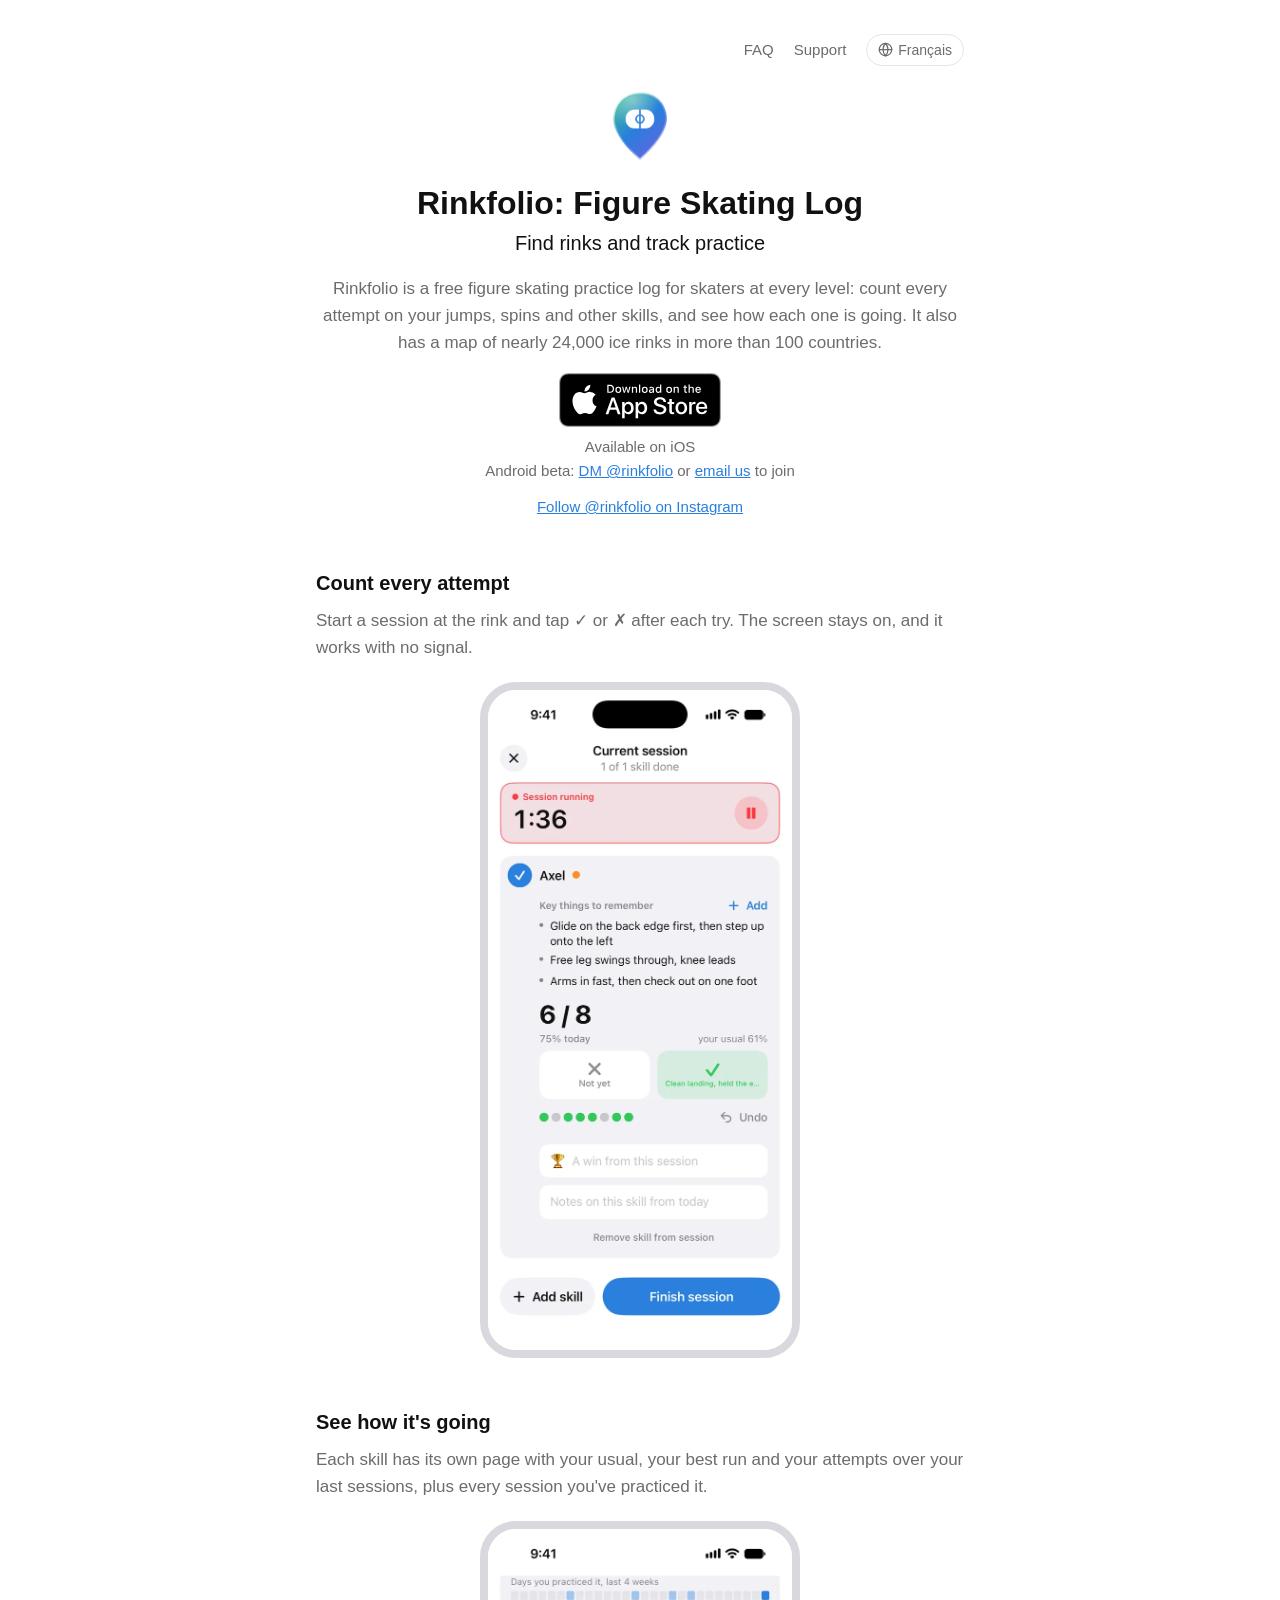
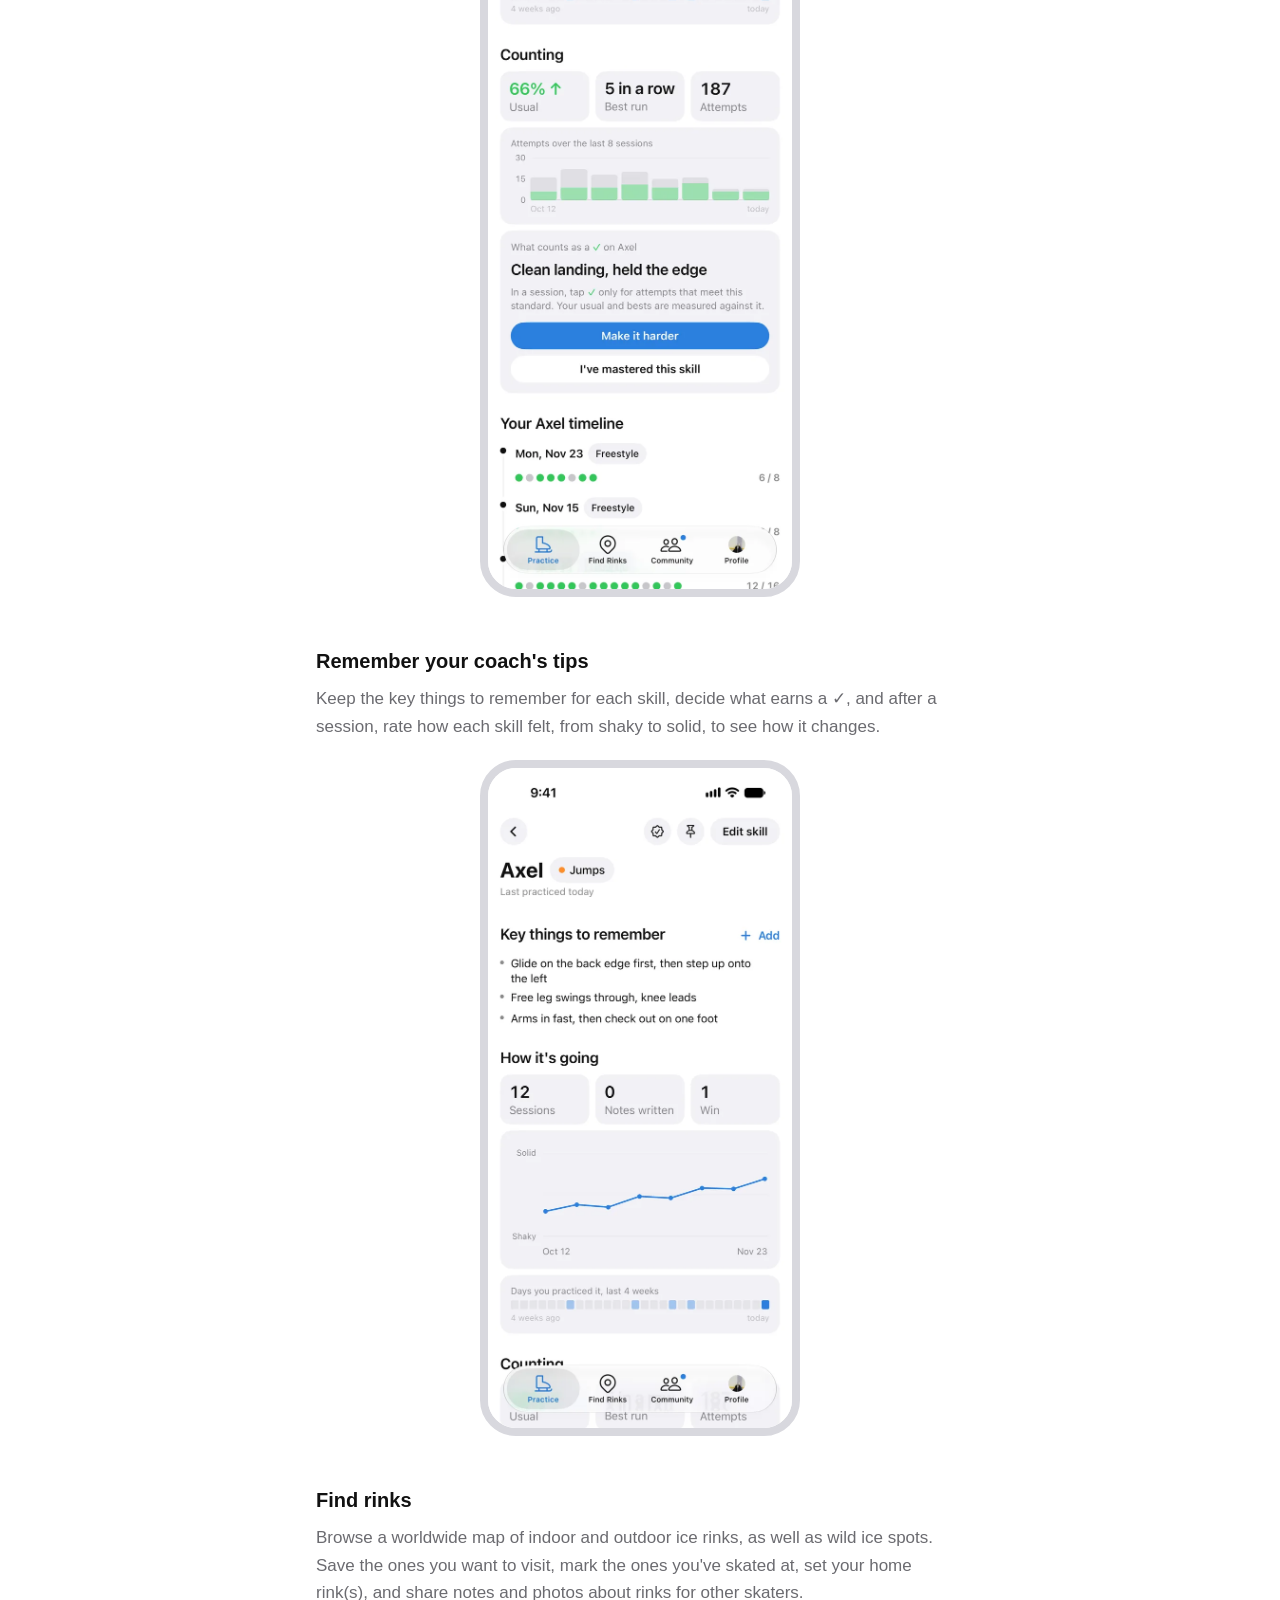
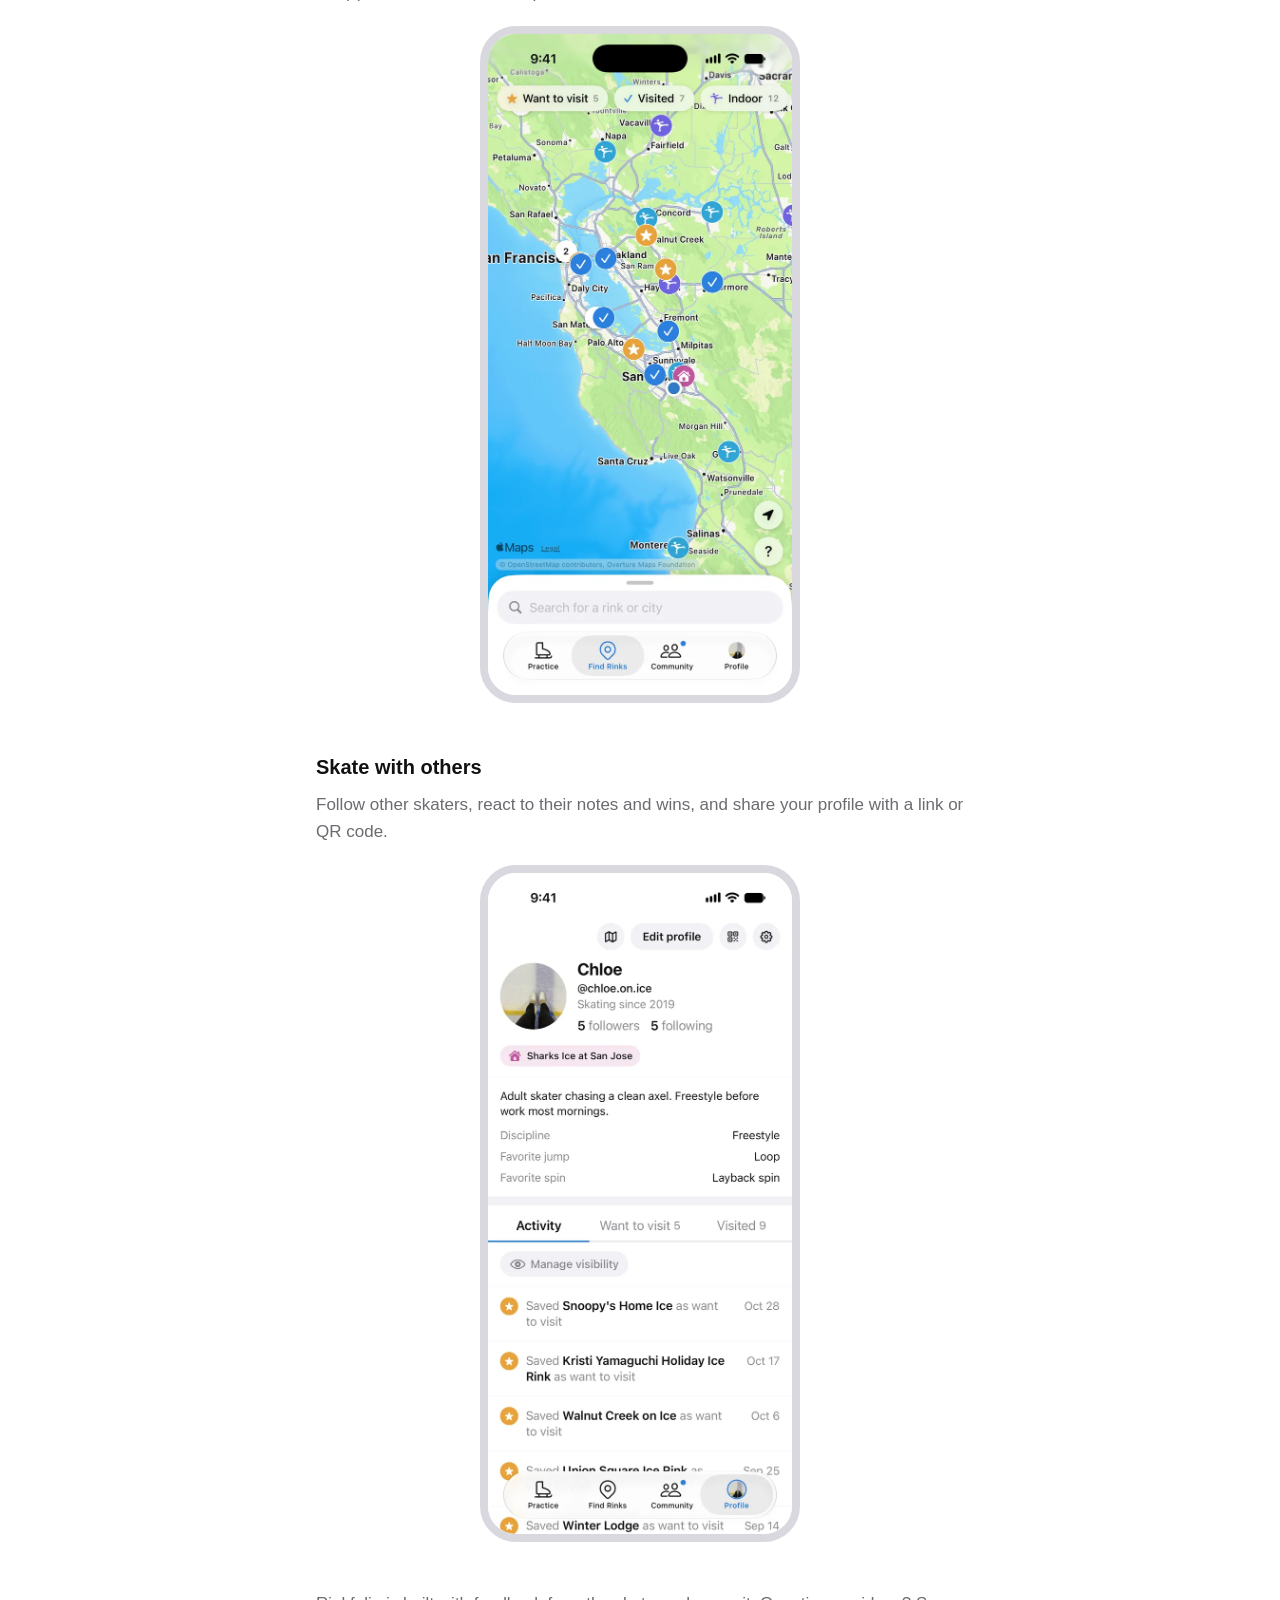
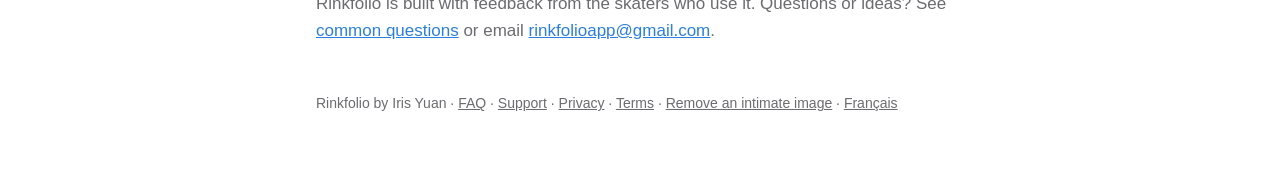
<file: index.html>
<!doctype html>
<html lang="en">
<head>
<meta charset="utf-8">
<meta name="viewport" content="width=device-width, initial-scale=1">
<title>Rinkfolio: Figure Skating Log</title>
<meta name="description" content="A free figure skating practice log: count attempts on your jumps and spins, see how each skill is going, and find ice rinks on a map of nearly 24,000 in more than 100 countries.">
<link rel="canonical" href="https://rinkfolio.com/">
<link rel="alternate" hreflang="en" href="https://rinkfolio.com/">
<link rel="alternate" hreflang="fr-CA" href="https://rinkfolio.com/fr/">
<link rel="icon" href="favicon.ico" sizes="any">
<link rel="icon" type="image/png" sizes="48x48" href="favicon-48.png">
<link rel="icon" type="image/png" sizes="96x96" href="favicon-96.png">
<link rel="icon" type="image/png" sizes="192x192" href="favicon-192.png">
<link rel="apple-touch-icon" href="apple-touch-icon.png">
<meta property="og:type" content="website">
<meta property="og:site_name" content="Rinkfolio">
<meta property="og:url" content="https://rinkfolio.com/">
<meta property="og:title" content="Rinkfolio: Figure Skating Log">
<meta property="og:description" content="A free figure skating practice log: count attempts on your jumps and spins, see how each skill is going, and find ice rinks on a map of nearly 24,000 in more than 100 countries.">
<meta property="og:image" content="https://rinkfolio.com/og.png?v=2">
<meta property="og:image:width" content="1200">
<meta property="og:image:height" content="630">
<meta property="og:image:alt" content="Rinkfolio: Find rinks and track practice">
<meta name="twitter:card" content="summary_large_image">
<meta name="apple-itunes-app" content="app-id=6827989419">
<script type="application/ld+json">
{
  "@context": "https://schema.org",
  "@type": "MobileApplication",
  "name": "Rinkfolio",
  "alternateName": "Rinkfolio: Figure Skating Log",
  "description": "Rinkfolio is a free figure skating practice log for skaters at every level: count every attempt on your jumps, spins and other skills, and see how each one is going. It also has a map of nearly 24,000 ice rinks in more than 100 countries. You can also follow other skaters.",
  "url": "https://rinkfolio.com/",
  "image": "https://rinkfolio.com/og.png?v=2",
  "screenshot": "https://rinkfolio.com/screenshots/session-light.webp",
  "operatingSystem": "iOS 17.0 or later, Android 10 or later (beta)",
  "applicationCategory": "SportsApplication",
  "applicationSubCategory": "Figure skating",
  "featureList": "Count attempts on each skill at the rink; each skill's usual, best run and attempts over time; how each skill felt, from shaky to solid; key things to remember for each skill; ready-made skill groups (jumps, spins, combinations, turns, footwork, Learn to Skate USA and ISI levels); map of nearly 24,000 ice rinks in more than 100 countries; follow other skaters",
  "downloadUrl": "https://apps.apple.com/app/rinkfolio/id6827989419",
  "installUrl": "https://apps.apple.com/app/rinkfolio/id6827989419",
  "offers": { "@type": "Offer", "price": "0", "priceCurrency": "USD", "eligibleRegion": { "@type": "Country", "name": "US" } },
  "author": { "@type": "Person", "name": "Iris Yuan" },
  "sameAs": ["https://apps.apple.com/app/rinkfolio/id6827989419", "https://www.instagram.com/rinkfolio/"]
}
</script>
<link rel="stylesheet" href="style.css?v=8">
</head>
<body>
<main>
<header class="home"><nav class="topnav" aria-label="Menu"><a href="faq">FAQ</a><a href="support">Support</a><a class="lang" href="fr/" hreflang="fr-CA" lang="fr-CA" title="Lire en français"><svg aria-hidden="true" width="15" height="15" viewBox="0 0 24 24" fill="none" stroke="currentColor" stroke-width="2" stroke-linecap="round" stroke-linejoin="round"><circle cx="12" cy="12" r="10"/><path d="M2 12h20"/><path d="M12 2a15.3 15.3 0 0 1 4 10 15.3 15.3 0 0 1-4 10 15.3 15.3 0 0 1-4-10 15.3 15.3 0 0 1 4-10z"/></svg>Français</a></nav></header>
<div class="hero">
<img src="logo.png" alt="">
<h1>Rinkfolio: Figure Skating Log</h1>
<p class="tagline">Find rinks and track practice</p>
<p>Rinkfolio is a free figure skating practice log for skaters at every level: count every attempt on your jumps, spins and other skills, and see how each one is going. It also has a map of nearly 24,000 ice rinks in more than 100 countries.</p>
<a class="store-badge" href="https://apps.apple.com/app/rinkfolio/id6827989419"><img src="app-store-badge.svg" alt="Download on the App Store" width="162" height="54"></a>
<p class="avail">Available on iOS<br>Android beta: <a href="https://www.instagram.com/rinkfolio/">DM @rinkfolio</a> or <a href="mailto:rinkfolioapp@gmail.com">email us</a> to join</p>
<p class="follow"><a href="https://www.instagram.com/rinkfolio/">Follow @rinkfolio on Instagram</a></p>
</div>

<section class="feature">
<h2>Count every attempt</h2>
<p>Start a session at the rink and tap ✓ or ✗ after each try. The screen stays on, and it works with no signal.</p>
<picture><source media="(prefers-color-scheme: dark)" srcset="screenshots/session-dark.webp"><img src="screenshots/session-light.webp" alt="A session running: the timer, the axel with its key things to remember, 6 clean out of 8 today, and buttons for Not yet and Clean landing" width="640" height="1391"></picture>
</section>

<section class="feature">
<h2>See how it's going</h2>
<p>Each skill has its own page with your usual, your best run and your attempts over your last sessions, plus every session you've practiced it.</p>
<picture><source media="(prefers-color-scheme: dark)" srcset="screenshots/progress-dark.webp"><img src="screenshots/progress-light.webp" alt="The axel's page: a usual of 66% and rising, a best run of 5 in a row, 187 attempts, a chart of attempts over the last 8 sessions, and what counts as a ✓" width="640" height="1391" loading="lazy"></picture>
</section>

<section class="feature">
<h2>Remember your coach's tips</h2>
<p>Keep the key things to remember for each skill, decide what earns a ✓, and after a session, rate how each skill felt, from shaky to solid, to see how it changes.</p>
<picture><source media="(prefers-color-scheme: dark)" srcset="screenshots/skill-tips-dark.webp"><img src="screenshots/skill-tips-light.webp" alt="The axel's page: three key things to remember, 12 sessions, and how it has felt, rising from shaky toward solid since October" width="640" height="1391" loading="lazy"></picture>
</section>

<section class="feature">
<h2>Find rinks</h2>
<p>Browse a worldwide map of indoor and outdoor ice rinks, as well as wild ice spots. Save the ones you want to visit, mark the ones you've skated at, set your home rink(s), and share notes and photos about rinks for other skaters.</p>
<picture><source media="(prefers-color-scheme: dark)" srcset="screenshots/map-dark.webp"><img src="screenshots/map-light.webp" alt="Rinkfolio's map of ice rinks around the San Francisco Bay Area, with saved, visited and home rinks marked" width="640" height="1391" loading="lazy"></picture>
</section>

<section class="feature">
<h2>Skate with others</h2>
<p>Follow other skaters, react to their notes and wins, and share your profile with a link or QR code.</p>
<picture><source media="(prefers-color-scheme: dark)" srcset="screenshots/profile-dark.webp"><img src="screenshots/profile-light.webp" alt="A skater's profile in Rinkfolio: home rink, bio, followers and recent activity" width="640" height="1391" loading="lazy"></picture>
</section>

<section class="feature closing">
<p>Rinkfolio is built with feedback from the skaters who use it. Questions or ideas? See <a href="faq">common questions</a> or email <a href="mailto:rinkfolioapp@gmail.com">rinkfolioapp@gmail.com</a>.</p>
</section>

<footer>Rinkfolio by Iris Yuan · <a href="faq">FAQ</a> · <a href="support">Support</a> · <a href="privacy">Privacy</a> · <a href="terms">Terms</a> · <a href="support#intimate">Remove an intimate image</a> · <a href="fr/" hreflang="fr-CA" lang="fr-CA">Français</a></footer>
</main>
</body>
</html>
</file>
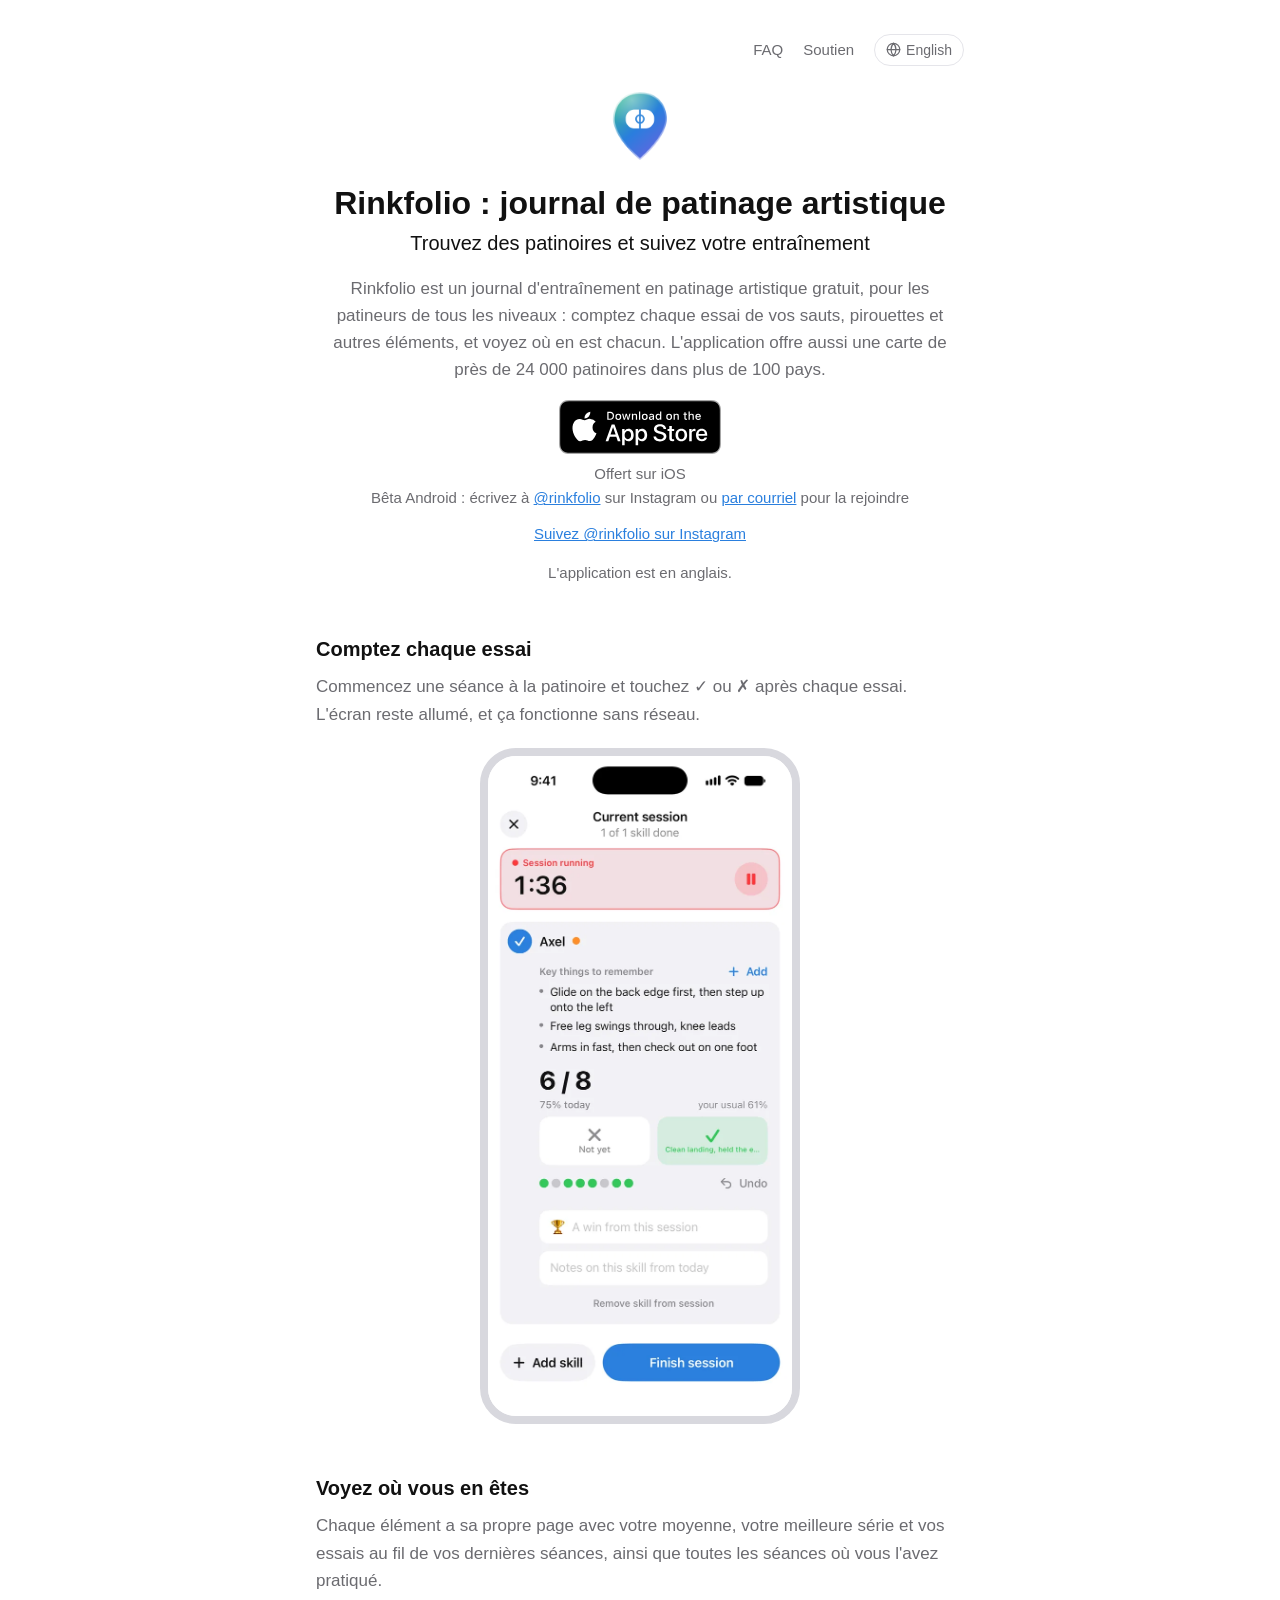
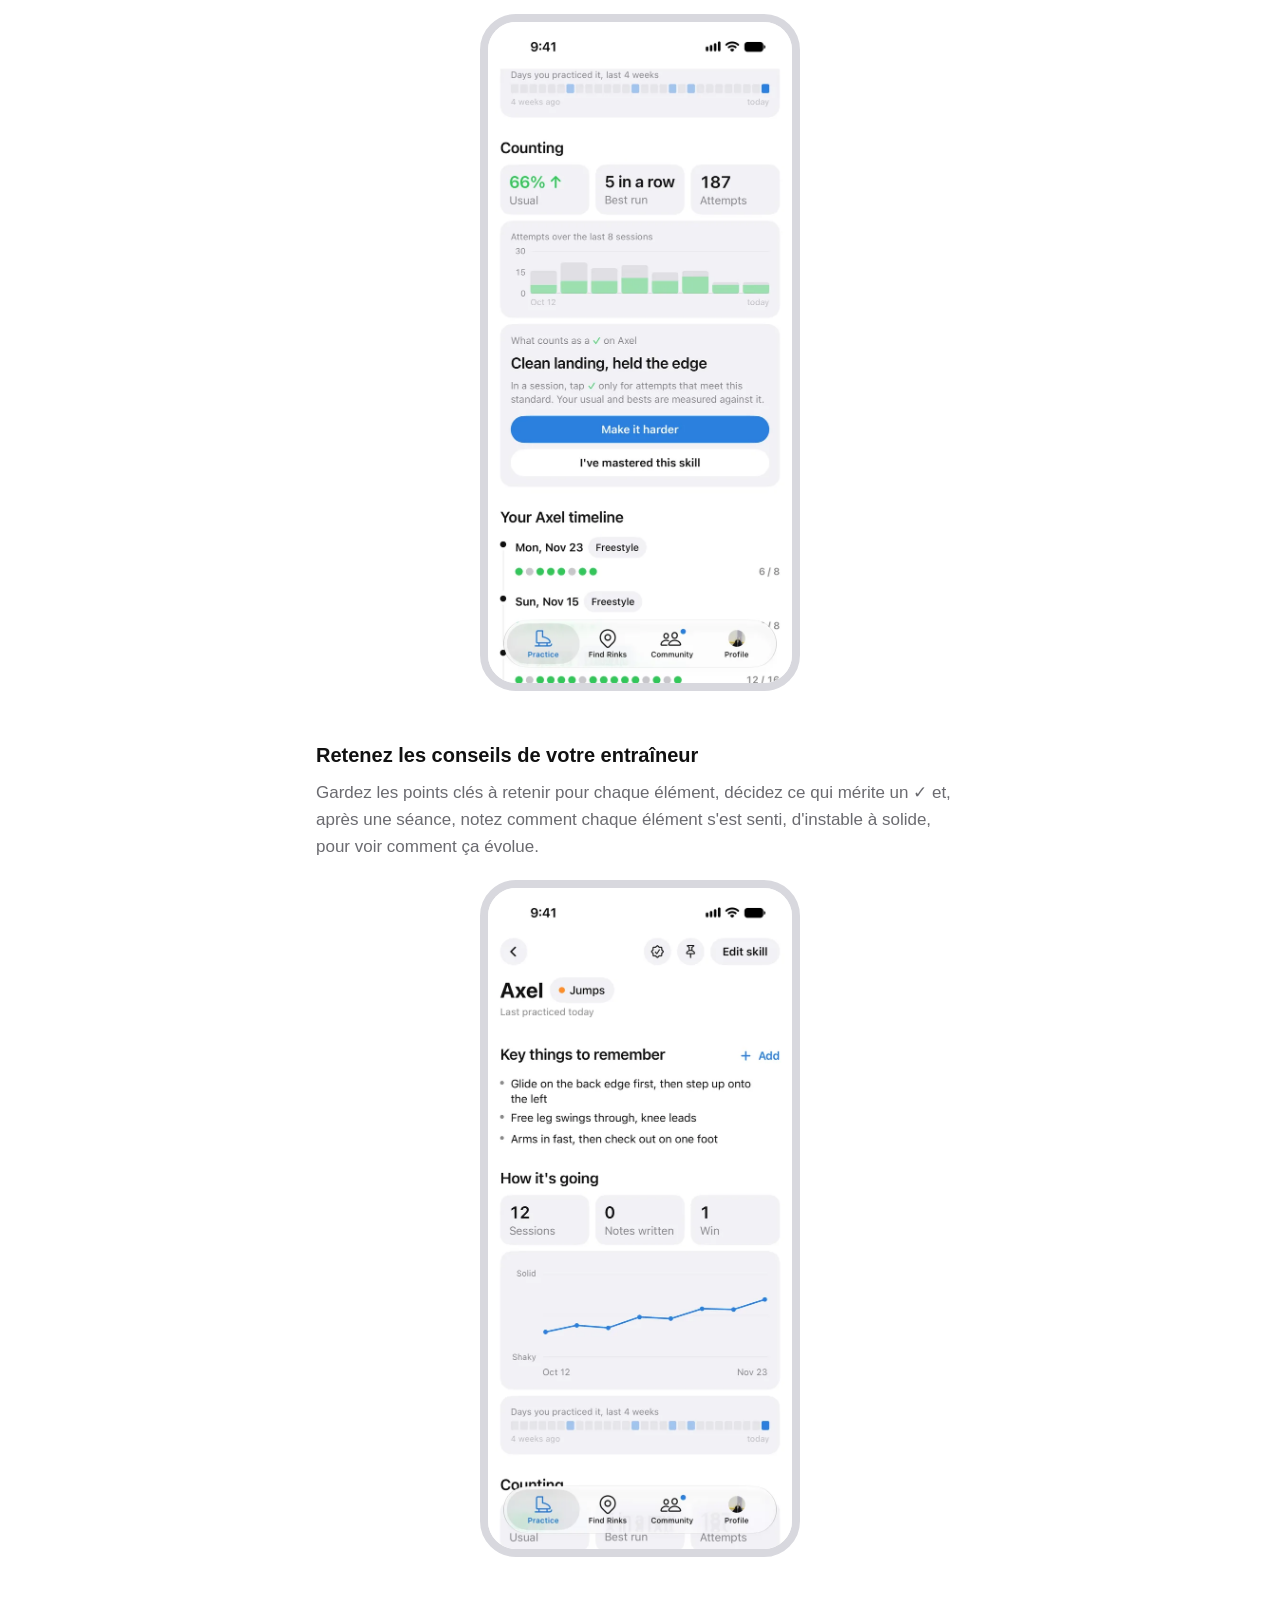
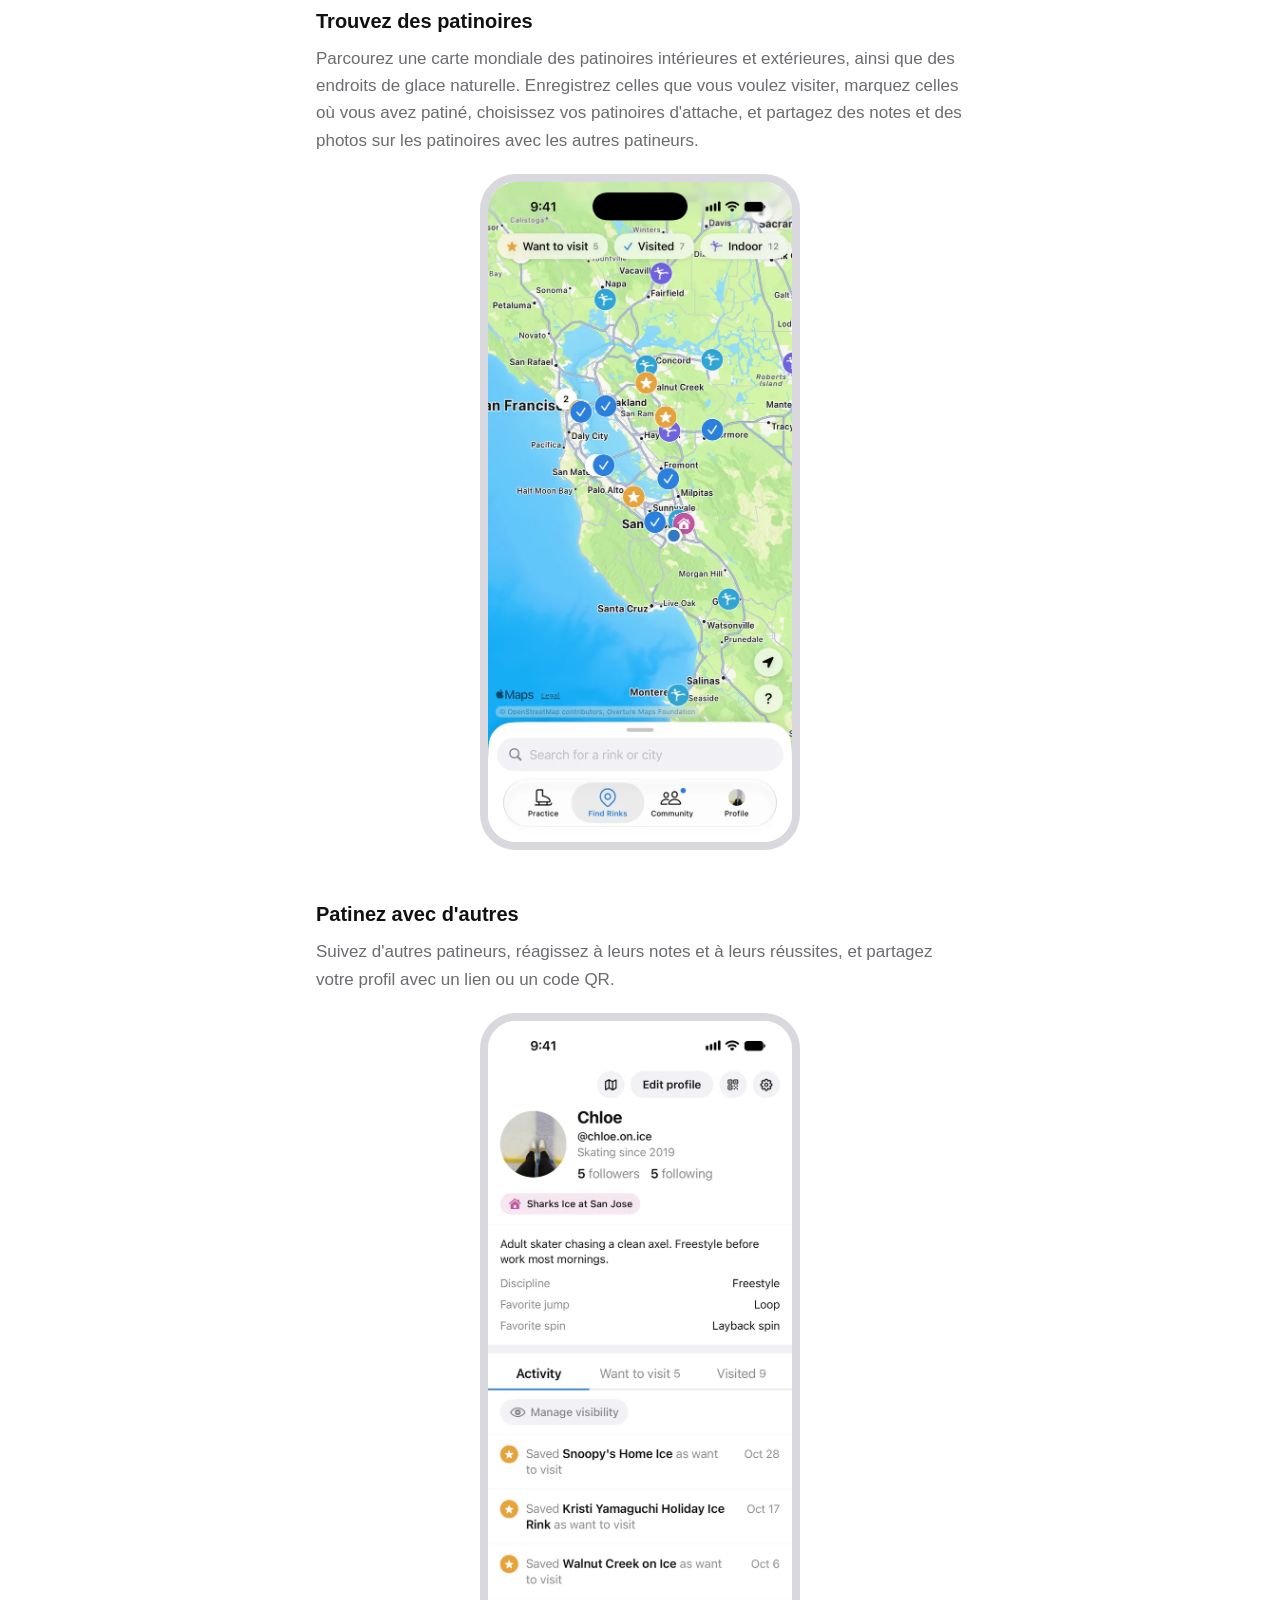
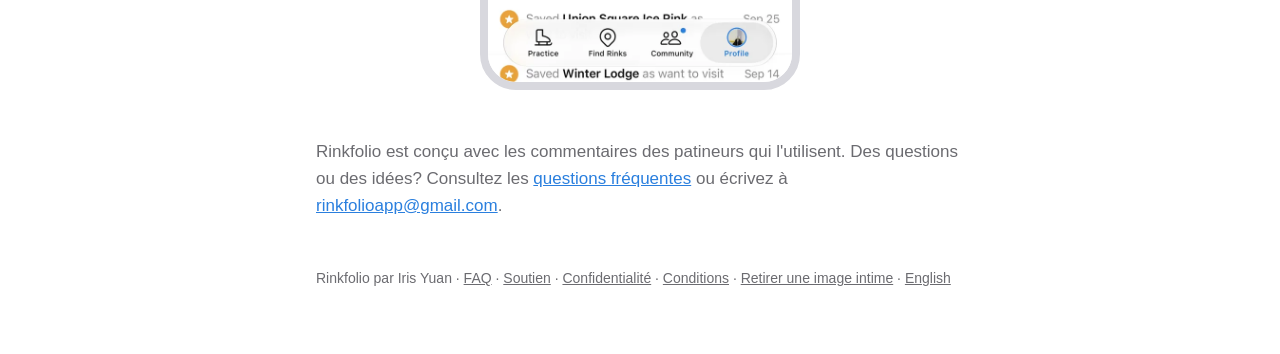
<file: fr/index.html>
<!doctype html>
<html lang="fr-CA">
<head>
<!-- Traduction de index.html (anglais), non révisée par un traducteur professionnel. -->
<meta charset="utf-8">
<meta name="viewport" content="width=device-width, initial-scale=1">
<title>Rinkfolio : journal de patinage artistique</title>
<meta name="description" content="Un journal d'entraînement en patinage artistique gratuit : comptez vos essais de sauts et de pirouettes, voyez où en est chaque élément et trouvez des patinoires sur une carte de près de 24 000 patinoires dans plus de 100 pays.">
<link rel="canonical" href="https://rinkfolio.com/fr/">
<link rel="alternate" hreflang="en" href="https://rinkfolio.com/">
<link rel="alternate" hreflang="fr-CA" href="https://rinkfolio.com/fr/">
<link rel="icon" href="../favicon.ico" sizes="any">
<link rel="icon" type="image/png" sizes="48x48" href="../favicon-48.png">
<link rel="icon" type="image/png" sizes="96x96" href="../favicon-96.png">
<link rel="icon" type="image/png" sizes="192x192" href="../favicon-192.png">
<link rel="apple-touch-icon" href="../apple-touch-icon.png">
<meta property="og:type" content="website">
<meta property="og:site_name" content="Rinkfolio">
<meta property="og:locale" content="fr_CA">
<meta property="og:url" content="https://rinkfolio.com/fr/">
<meta property="og:title" content="Rinkfolio : journal de patinage artistique">
<meta property="og:description" content="Un journal d'entraînement en patinage artistique gratuit : comptez vos essais de sauts et de pirouettes, voyez où en est chaque élément et trouvez des patinoires sur une carte de près de 24 000 patinoires dans plus de 100 pays.">
<meta property="og:image" content="https://rinkfolio.com/og.png?v=2">
<meta property="og:image:width" content="1200">
<meta property="og:image:height" content="630">
<meta property="og:image:alt" content="Rinkfolio: Find rinks and track practice">
<meta name="twitter:card" content="summary_large_image">
<meta name="apple-itunes-app" content="app-id=6827989419">
<script type="application/ld+json">
{
  "@context": "https://schema.org",
  "@type": "MobileApplication",
  "name": "Rinkfolio",
  "alternateName": "Rinkfolio: Figure Skating Log",
  "inLanguage": "fr-CA",
  "description": "Rinkfolio est un journal d'entraînement en patinage artistique gratuit, pour les patineurs de tous les niveaux : comptez chaque essai de vos sauts, pirouettes et autres éléments, et voyez où en est chacun. L'application offre aussi une carte de près de 24 000 patinoires dans plus de 100 pays. Vous pouvez aussi suivre d'autres patineurs.",
  "url": "https://rinkfolio.com/fr/",
  "image": "https://rinkfolio.com/og.png?v=2",
  "screenshot": "https://rinkfolio.com/screenshots/session-light.webp",
  "operatingSystem": "iOS 17.0 ou plus récent, Android 10 ou plus récent (bêta)",
  "applicationCategory": "SportsApplication",
  "applicationSubCategory": "Patinage artistique",
  "downloadUrl": "https://apps.apple.com/app/rinkfolio/id6827989419",
  "installUrl": "https://apps.apple.com/app/rinkfolio/id6827989419",
  "offers": { "@type": "Offer", "price": "0", "priceCurrency": "USD", "eligibleRegion": { "@type": "Country", "name": "US" } },
  "author": { "@type": "Person", "name": "Iris Yuan" },
  "sameAs": ["https://apps.apple.com/app/rinkfolio/id6827989419", "https://www.instagram.com/rinkfolio/"]
}
</script>
<link rel="stylesheet" href="../style.css?v=8">
</head>
<body>
<main>
<header class="home"><nav class="topnav" aria-label="Menu"><a href="faq">FAQ</a><a href="support">Soutien</a><a class="lang" href="../" hreflang="en" lang="en" title="Read in English"><svg aria-hidden="true" width="15" height="15" viewBox="0 0 24 24" fill="none" stroke="currentColor" stroke-width="2" stroke-linecap="round" stroke-linejoin="round"><circle cx="12" cy="12" r="10"/><path d="M2 12h20"/><path d="M12 2a15.3 15.3 0 0 1 4 10 15.3 15.3 0 0 1-4 10 15.3 15.3 0 0 1-4-10 15.3 15.3 0 0 1 4-10z"/></svg>English</a></nav></header>
<div class="hero">
<img src="../logo.png" alt="">
<h1>Rinkfolio : journal de patinage artistique</h1>
<p class="tagline">Trouvez des patinoires et suivez votre entraînement</p>
<p>Rinkfolio est un journal d'entraînement en patinage artistique gratuit, pour les patineurs de tous les niveaux : comptez chaque essai de vos sauts, pirouettes et autres éléments, et voyez où en est chacun. L'application offre aussi une carte de près de 24 000 patinoires dans plus de 100 pays.</p>
<a class="store-badge" href="https://apps.apple.com/app/rinkfolio/id6827989419"><img src="../app-store-badge.svg" alt="Télécharger dans l'App Store" width="162" height="54"></a>
<p class="avail">Offert sur iOS<br>Bêta Android : écrivez à <a href="https://www.instagram.com/rinkfolio/">@rinkfolio</a> sur Instagram ou <a href="mailto:rinkfolioapp@gmail.com">par courriel</a> pour la rejoindre</p>
<p class="follow"><a href="https://www.instagram.com/rinkfolio/">Suivez @rinkfolio sur Instagram</a></p>
<p class="updated" style="margin-top:12px">L'application est en anglais.</p>
</div>

<section class="feature">
<h2>Comptez chaque essai</h2>
<p>Commencez une séance à la patinoire et touchez ✓ ou ✗ après chaque essai. L'écran reste allumé, et ça fonctionne sans réseau.</p>
<picture><source media="(prefers-color-scheme: dark)" srcset="../screenshots/session-dark.webp"><img src="../screenshots/session-light.webp" alt="Une séance en cours : le chronomètre, l'axel avec ses points clés à retenir, 6 essais réussis sur 8 aujourd'hui, et les boutons Not yet (pas encore) et Clean landing (atterrissage réussi)" width="640" height="1391"></picture>
</section>

<section class="feature">
<h2>Voyez où vous en êtes</h2>
<p>Chaque élément a sa propre page avec votre moyenne, votre meilleure série et vos essais au fil de vos dernières séances, ainsi que toutes les séances où vous l'avez pratiqué.</p>
<picture><source media="(prefers-color-scheme: dark)" srcset="../screenshots/progress-dark.webp"><img src="../screenshots/progress-light.webp" alt="La page de l'axel : une moyenne de 66 % en hausse, une meilleure série de 5 d'affilée, 187 essais, un graphique des essais sur les 8 dernières séances, et ce qui mérite un ✓" width="640" height="1391" loading="lazy"></picture>
</section>

<section class="feature">
<h2>Retenez les conseils de votre entraîneur</h2>
<p>Gardez les points clés à retenir pour chaque élément, décidez ce qui mérite un ✓ et, après une séance, notez comment chaque élément s'est senti, d'instable à solide, pour voir comment ça évolue.</p>
<picture><source media="(prefers-color-scheme: dark)" srcset="../screenshots/skill-tips-dark.webp"><img src="../screenshots/skill-tips-light.webp" alt="La page de l'axel : trois points clés à retenir, 12 séances, et la sensation qui passe d'instable à presque solide depuis octobre" width="640" height="1391" loading="lazy"></picture>
</section>

<section class="feature">
<h2>Trouvez des patinoires</h2>
<p>Parcourez une carte mondiale des patinoires intérieures et extérieures, ainsi que des endroits de glace naturelle. Enregistrez celles que vous voulez visiter, marquez celles où vous avez patiné, choisissez vos patinoires d'attache, et partagez des notes et des photos sur les patinoires avec les autres patineurs.</p>
<picture><source media="(prefers-color-scheme: dark)" srcset="../screenshots/map-dark.webp"><img src="../screenshots/map-light.webp" alt="La carte des patinoires de Rinkfolio autour de la baie de San Francisco, avec les patinoires enregistrées, visitées et d'attache" width="640" height="1391" loading="lazy"></picture>
</section>

<section class="feature">
<h2>Patinez avec d'autres</h2>
<p>Suivez d'autres patineurs, réagissez à leurs notes et à leurs réussites, et partagez votre profil avec un lien ou un code QR.</p>
<picture><source media="(prefers-color-scheme: dark)" srcset="../screenshots/profile-dark.webp"><img src="../screenshots/profile-light.webp" alt="Le profil d'un patineur dans Rinkfolio : patinoire d'attache, biographie, abonnés et activité récente" width="640" height="1391" loading="lazy"></picture>
</section>

<section class="feature closing">
<p>Rinkfolio est conçu avec les commentaires des patineurs qui l'utilisent. Des questions ou des idées? Consultez les <a href="faq">questions fréquentes</a> ou écrivez à <a href="mailto:rinkfolioapp@gmail.com">rinkfolioapp@gmail.com</a>.</p>
</section>

<footer>Rinkfolio par Iris Yuan · <a href="faq">FAQ</a> · <a href="support">Soutien</a> · <a href="privacy">Confidentialité</a> · <a href="terms">Conditions</a> · <a href="support#intimate">Retirer une image intime</a> · <a href="../" hreflang="en" lang="en">English</a></footer>
</main>
</body>
</html>
</file>
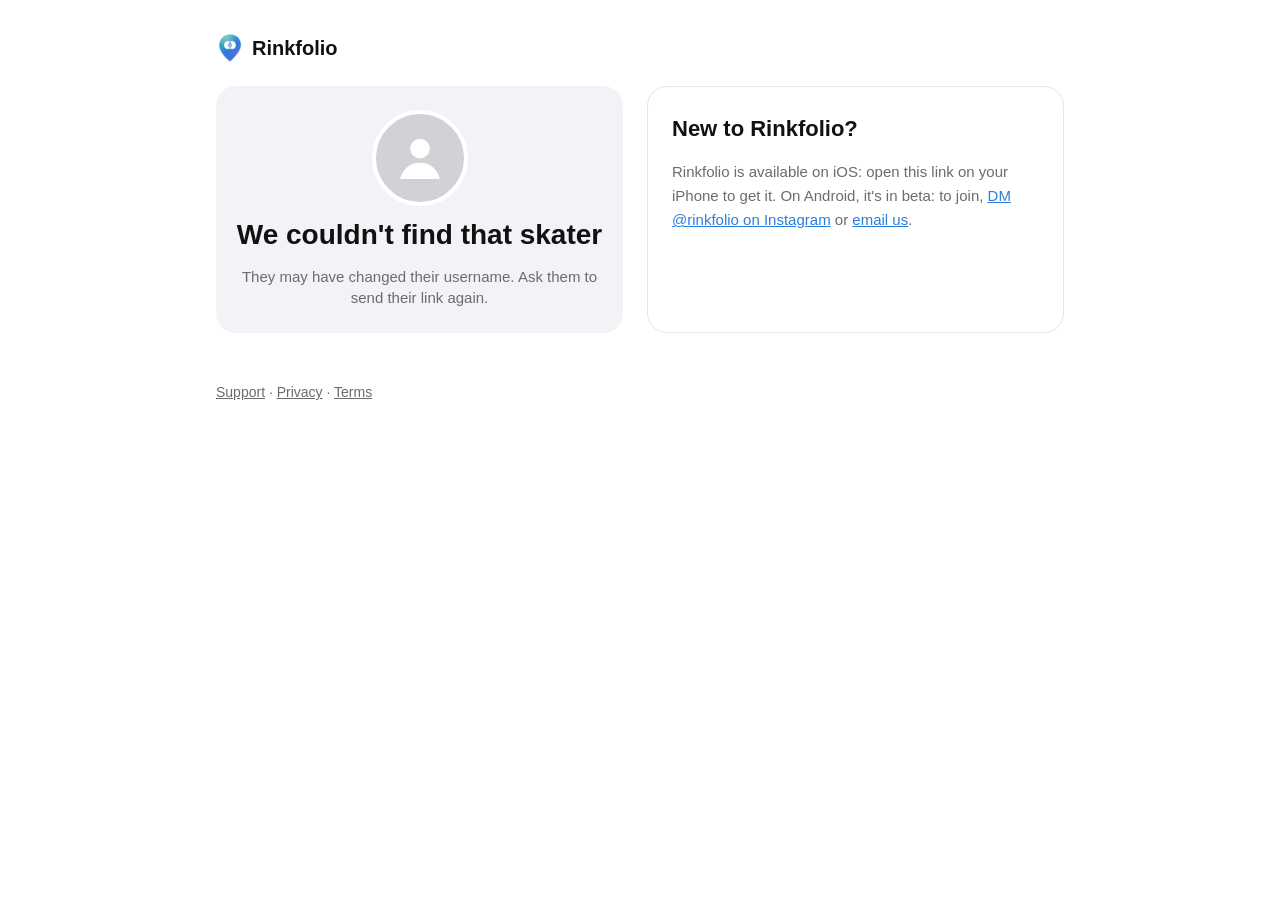
<file: u/index.html>
<!doctype html>
<html lang="en">
<head>
<meta charset="utf-8">
<meta name="viewport" content="width=device-width, initial-scale=1">
<title>Skate with me on Rinkfolio</title>
<meta name="robots" content="noindex">
<meta name="apple-itunes-app" content="app-id=6827989419">
<meta name="description" content="Find rinks, log your skating and follow other skaters.">
<link rel="icon" href="../favicon.ico" sizes="any">
<link rel="icon" type="image/png" sizes="48x48" href="../favicon-48.png">
<link rel="icon" type="image/png" sizes="96x96" href="../favicon-96.png">
<link rel="icon" type="image/png" sizes="192x192" href="../favicon-192.png">
<link rel="apple-touch-icon" href="../apple-touch-icon.png">
<meta property="og:type" content="website">
<meta property="og:site_name" content="Rinkfolio">
<meta property="og:title" content="Skate with me on Rinkfolio">
<meta property="og:description" content="Find rinks, log your skating and follow other skaters.">
<meta property="og:image" content="https://rinkfolio.com/og.png?v=2">
<meta property="og:image:width" content="1200">
<meta property="og:image:height" content="630">
<meta property="og:image:alt" content="Rinkfolio: Find rinks and track practice">
<meta name="twitter:card" content="summary_large_image">
<link rel="stylesheet" href="../style.css">
<style>
  :root { --home: #c2549e; --home-tint: #fbe9f3; --avatar: #d1d1d6; --badge: #111111; }
  @media (prefers-color-scheme: dark) {
    :root { --home: #db7bba; --home-tint: #3a2231; --avatar: #48484a; --badge: #ffffff; }
  }
  [hidden] { display: none !important; }
  main { max-width: 480px; }
  .brand { display: flex; align-items: center; gap: 8px; color: var(--ink); text-decoration: none; font-weight: 800; font-size: 20px; }
  .brand img { width: 28px; height: 28px; }
  .layout { display: flex; flex-direction: column; gap: 24px; margin-top: 22px; }
  .skater { background: var(--card); border-radius: 20px; padding: 24px 20px; text-align: center; }
  .avatar { width: 96px; height: 96px; border-radius: 50%; background: var(--avatar); object-fit: cover; display: block; margin: 0 auto; border: 4px solid var(--bg); }
  .avatar.blank { display: flex; align-items: center; justify-content: center; }
  .avatar.blank svg { fill: #ffffff; }
  .skater h1 { font-size: 28px; margin: 12px 0 0; overflow-wrap: anywhere; }
  .handle { color: var(--muted); margin: 0; overflow-wrap: anywhere; }
  .rinks { display: flex; flex-wrap: wrap; justify-content: center; gap: 8px; margin-top: 12px; }
  .rink { display: inline-flex; align-items: center; gap: 6px; min-height: 34px; padding: 0 14px; border-radius: 17px; background: var(--home-tint); font-size: 15px; font-weight: 500; }
  .rink svg { flex: none; fill: var(--home); }
  .about { color: var(--muted); font-size: 15px; line-height: 1.45; margin: 14px 0 0; }
  .join h2 { margin: 0 0 14px; font-size: 22px; }
  .store { display: flex; justify-content: center; border-radius: 10px; }
  .store img { display: block; height: 56px; width: auto; }
  .after { border-top: 1px solid var(--line); margin-top: 18px; padding-top: 16px; }
  .after p { margin: 0 0 10px; font-size: 15px; color: var(--muted); }
  .open { display: flex; align-items: center; justify-content: center; min-height: 50px; border-radius: 25px; border: 1.5px solid var(--blue); color: var(--blue); font-weight: 600; text-decoration: none; padding: 0 16px; text-align: center; }
  .note { color: var(--muted); font-size: 15px; margin: 0; }
  @media (min-width: 760px) {
    main { max-width: 880px; }
    .layout { flex-direction: row; align-items: stretch; }
    .layout > * { flex: 1; }
    .join { border: 1px solid var(--line); border-radius: 20px; padding: 24px; }
  }
</style>
</head>
<body>
<main>
<a class="brand" href="../"><img src="../logo.png" alt="">Rinkfolio</a>

<div class="layout">
  <section class="skater" aria-live="polite">
    <img class="avatar" id="avatar" alt="" hidden>
    <div class="avatar blank" id="avatar-blank" aria-hidden="true"><svg viewBox="0 0 24 24" width="56" height="56"><circle cx="12" cy="8" r="4.2"></circle><path d="M3.5 21c.9-4.4 4.4-7 8.5-7s7.6 2.6 8.5 7z"></path></svg></div>
    <h1 id="title">A skater on Rinkfolio</h1>
    <p class="handle" id="handle" hidden></p>
    <div class="rinks" id="rinks" hidden></div>
    <p class="about" id="about">Rinkfolio is an app for finding rinks, logging your skating and following other skaters.</p>
  </section>

  <section class="join">
    <h2 id="join-title">Join on Rinkfolio</h2>
    <div id="for-iphone" hidden>
      <a class="store" id="store" href="#" hidden><img src="../app-store-badge.svg" alt="Download on the App Store" width="168" height="56"></a>
      <p class="note" id="store-soon" hidden>Rinkfolio is coming to the App Store soon.</p>
      <div class="after" id="after">
        <p id="after-text">Once you've signed up, come back here to open their profile.</p>
        <a class="open" id="open" href="rinkfolio://u/">Open in Rinkfolio</a>
      </div>
    </div>
    <p class="note" id="for-android" hidden>Rinkfolio is in beta on Android. To join, <a href="https://www.instagram.com/rinkfolio/">DM @rinkfolio on Instagram</a> or <a href="mailto:rinkfolioapp@gmail.com">email us</a>.</p>
    <p class="note" id="for-computer" hidden>Rinkfolio is available on iOS: open this link on your iPhone to get it. On Android, it's in beta: to join, <a href="https://www.instagram.com/rinkfolio/">DM @rinkfolio on Instagram</a> or <a href="mailto:rinkfolioapp@gmail.com">email us</a>.</p>
  </section>
</div>

<footer><a href="../support">Support</a> · <a href="../privacy">Privacy</a> · <a href="../terms">Terms</a></footer>
</main>

<script>
(function () {
  // The App Store page, once Rinkfolio has one. Until it's set, the page says it's coming soon.
  var APP_STORE_URL = "https://apps.apple.com/app/rinkfolio/id6827989419";

  // rinkfolio.com reads the live database; anywhere else (a copy on your Mac, say) reads staging.
  // Both keys are the apps' public ones: they allow only what the database's rules allow.
  var live = location.hostname === "rinkfolio.com" || location.hostname === "www.rinkfolio.com";
  var DB = live
    ? { url: "https://wdgsepvbwefcvvkqglsl.supabase.co", key: "eyJhbGciOiJIUzI1NiIsInR5cCI6IkpXVCJ9.eyJpc3MiOiJzdXBhYmFzZSIsInJlZiI6IndkZ3NlcHZid2VmY3Z2a3FnbHNsIiwicm9sZSI6ImFub24iLCJpYXQiOjE3OTIwNzI4MzIsImV4cCI6MjEwNzY0ODgzMn0.BxHImP-DClkU-ehXVlJ8-hIq-UIydyIV69LNJFnn-N0" }
    : { url: "https://pzsowatjlndooobqmmqr.supabase.co", key: "sb_publishable_L8SnHyLsheJ_D_KRNqicXg_EZCbeE0h" };

  var $ = function (id) { return document.getElementById(id); };
  var raw = (new URLSearchParams(location.search).get("name") || "").trim().replace(/^@/, "");
  var username = /^[a-z0-9._]{3,20}$/i.test(raw) ? raw.toLowerCase() : null;

  // Which way in: an iPhone or iPad gets the App Store, Android the beta, computers a line instead.
  var ua = navigator.userAgent;
  var isApple = /iPhone|iPad|iPod/.test(ua) || (/Macintosh/.test(ua) && navigator.maxTouchPoints > 1);
  var isAndroid = /Android/.test(ua);
  if (isApple) {
    $("for-iphone").hidden = false;
    if (APP_STORE_URL) { $("store").href = APP_STORE_URL; $("store").hidden = false; }
    else { $("store-soon").hidden = false; }
  } else if (isAndroid) {
    $("for-android").hidden = false;
  } else {
    $("for-computer").hidden = false;
  }

  if (!username) { notFound(raw); return; }
  $("open").href = "rinkfolio://u/" + encodeURIComponent(username);
  showHandleOnly(username);

  fetch(DB.url + "/rest/v1/rpc/profile_card", {
    method: "POST",
    headers: { "apikey": DB.key, "Content-Type": "application/json" },
    body: JSON.stringify({ p_username: username })
  })
    .then(function (r) { if (!r.ok) throw new Error(r.status); return r.json(); })
    .then(function (card) { if (card) showCard(card); else notFound(username); })
    // Couldn't reach the database: the @username and the way in still work.
    .catch(function () {});

  function showHandleOnly(name) {
    $("title").textContent = "@" + name;
    $("join-title").textContent = "Join @" + name + " on Rinkfolio";
    $("open").textContent = "Open @" + name + " in Rinkfolio";
    document.title = "@" + name + " on Rinkfolio";
  }

  function showCard(card) {
    var name = card.name && card.name.trim() ? card.name.trim() : null;
    var first = name ? name.split(/\s+/)[0] : "@" + card.username;
    $("title").textContent = name || "@" + card.username;
    if (name) { $("handle").textContent = "@" + card.username; $("handle").hidden = false; }
    if (card.avatar_path) {
      $("avatar").src = DB.url + "/storage/v1/object/public/avatars/" + card.avatar_path.split("/").map(encodeURIComponent).join("/");
      $("avatar").alt = (name || "@" + card.username) + "'s photo";
      $("avatar").hidden = false;
      $("avatar-blank").hidden = true;
    }
    var rinks = $("rinks");
    (card.home_rinks || []).forEach(function (rink) {
      var chip = document.createElement("span");
      chip.className = "rink";
      chip.innerHTML = '<svg width="15" height="15" viewBox="0 0 24 24" aria-hidden="true"><path d="M12 3l9 8h-3v9h-5v-6h-2v6H6v-9H3z"></path></svg>';
      chip.appendChild(document.createTextNode(rink.name || (rink.kind === "wild_ice" ? "Unnamed wild ice" : "Unnamed rink")));
      rinks.appendChild(chip);
    });
    rinks.hidden = rinks.children.length === 0;
    $("about").textContent = first + " is on Rinkfolio, an app for finding rinks, logging your skating and following other skaters.";
    $("join-title").textContent = "Join " + first + " on Rinkfolio";
    $("after-text").textContent = "Once you've signed up, come back here to open " + (name ? first + "'s" : "their") + " profile and follow each other.";
  }

  function notFound(name) {
    $("title").textContent = name ? "We couldn't find @" + name : "We couldn't find that skater";
    $("handle").hidden = true;
    $("rinks").hidden = true;
    $("about").textContent = "They may have changed their username. Ask them to send their link again.";
    $("join-title").textContent = "New to Rinkfolio?";
    $("after").hidden = true;
    document.title = "Rinkfolio";
  }
})();
</script>
</body>
</html>
</file>
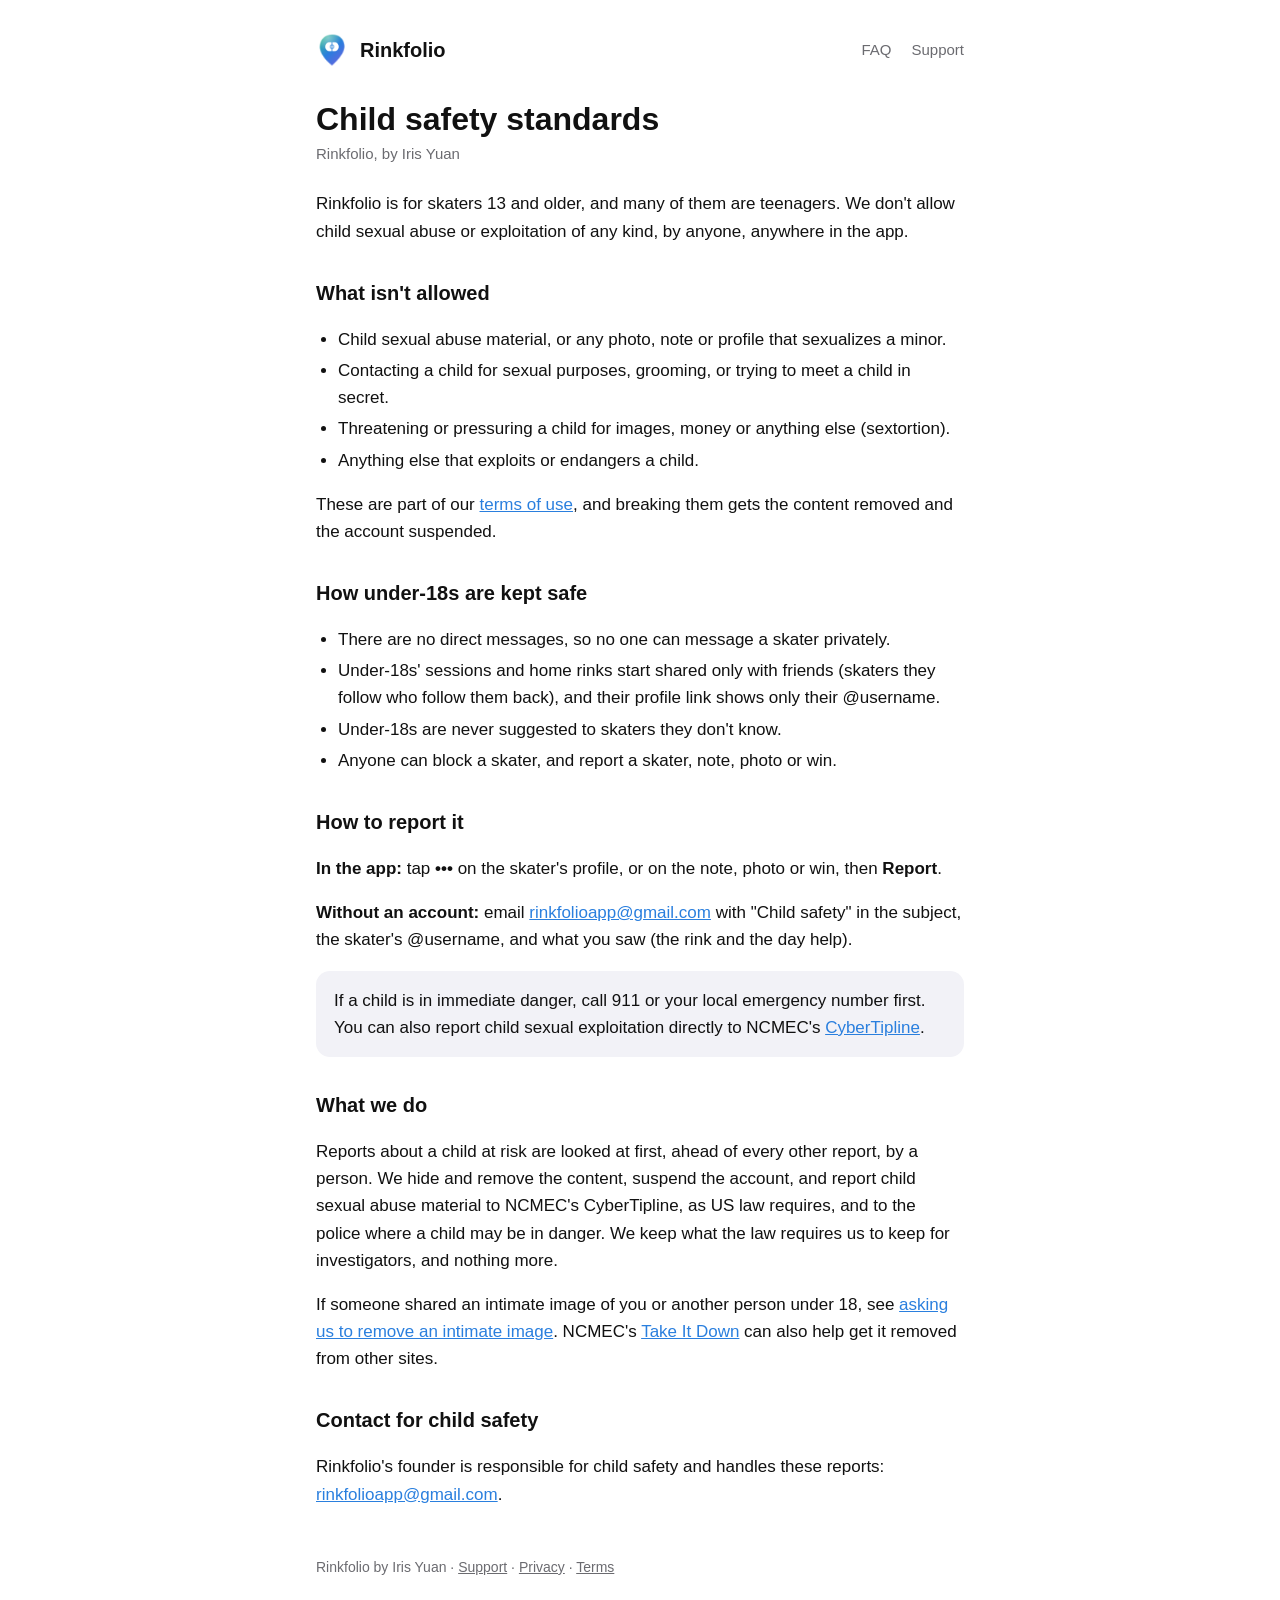
<file: child-safety.html>
<!doctype html>
<html lang="en">
<head>
<meta charset="utf-8">
<meta name="viewport" content="width=device-width, initial-scale=1">
<title>Child safety standards · Rinkfolio</title>
<meta name="description" content="Rinkfolio's standards against child sexual abuse and exploitation, how to report it, and what we do.">
<link rel="canonical" href="https://rinkfolio.com/child-safety">
<link rel="icon" href="favicon.ico" sizes="any">
<link rel="icon" type="image/png" sizes="48x48" href="favicon-48.png">
<link rel="icon" type="image/png" sizes="96x96" href="favicon-96.png">
<link rel="icon" type="image/png" sizes="192x192" href="favicon-192.png">
<link rel="apple-touch-icon" href="apple-touch-icon.png">
<link rel="stylesheet" href="style.css?v=8">
</head>
<body>
<main>
<header><a href="./"><img src="logo.png" alt="">Rinkfolio</a><nav class="topnav" aria-label="Menu"><a href="faq">FAQ</a><a href="support">Support</a></nav></header>
<h1>Child safety standards</h1>
<p class="updated">Rinkfolio, by Iris Yuan</p>

<p>Rinkfolio is for skaters 13 and older, and many of them are teenagers. We don't allow child sexual abuse or exploitation of any kind, by anyone, anywhere in the app.</p>

<h2>What isn't allowed</h2>
<ul>
<li>Child sexual abuse material, or any photo, note or profile that sexualizes a minor.</li>
<li>Contacting a child for sexual purposes, grooming, or trying to meet a child in secret.</li>
<li>Threatening or pressuring a child for images, money or anything else (sextortion).</li>
<li>Anything else that exploits or endangers a child.</li>
</ul>
<p>These are part of our <a href="terms">terms of use</a>, and breaking them gets the content removed and the account suspended.</p>

<h2>How under-18s are kept safe</h2>
<ul>
<li>There are no direct messages, so no one can message a skater privately.</li>
<li>Under-18s' sessions and home rinks start shared only with friends (skaters they follow who follow them back), and their profile link shows only their @username.</li>
<li>Under-18s are never suggested to skaters they don't know.</li>
<li>Anyone can block a skater, and report a skater, note, photo or win.</li>
</ul>

<h2>How to report it</h2>
<p><strong>In the app:</strong> tap <strong>•••</strong> on the skater's profile, or on the note, photo or win, then <strong>Report</strong>.</p>
<p><strong>Without an account:</strong> email <a href="mailto:rinkfolioapp@gmail.com?subject=Child%20safety">rinkfolioapp@gmail.com</a> with "Child safety" in the subject, the skater's @username, and what you saw (the rink and the day help).</p>
<div class="card">
<p style="margin:0">If a child is in immediate danger, call 911 or your local emergency number first. You can also report child sexual exploitation directly to NCMEC's <a href="https://report.cybertip.org">CyberTipline</a>.</p>
</div>

<h2>What we do</h2>
<p>Reports about a child at risk are looked at first, ahead of every other report, by a person. We hide and remove the content, suspend the account, and report child sexual abuse material to NCMEC's CyberTipline, as US law requires, and to the police where a child may be in danger. We keep what the law requires us to keep for investigators, and nothing more.</p>
<p>If someone shared an intimate image of you or another person under 18, see <a href="support#intimate">asking us to remove an intimate image</a>. NCMEC's <a href="https://takeitdown.ncmec.org">Take It Down</a> can also help get it removed from other sites.</p>

<h2>Contact for child safety</h2>
<p>Rinkfolio's founder is responsible for child safety and handles these reports: <a href="mailto:rinkfolioapp@gmail.com?subject=Child%20safety">rinkfolioapp@gmail.com</a>.</p>
<footer>Rinkfolio by Iris Yuan · <a href="support">Support</a> · <a href="privacy">Privacy</a> · <a href="terms">Terms</a></footer>
</main>
</body>
</html>
</file>
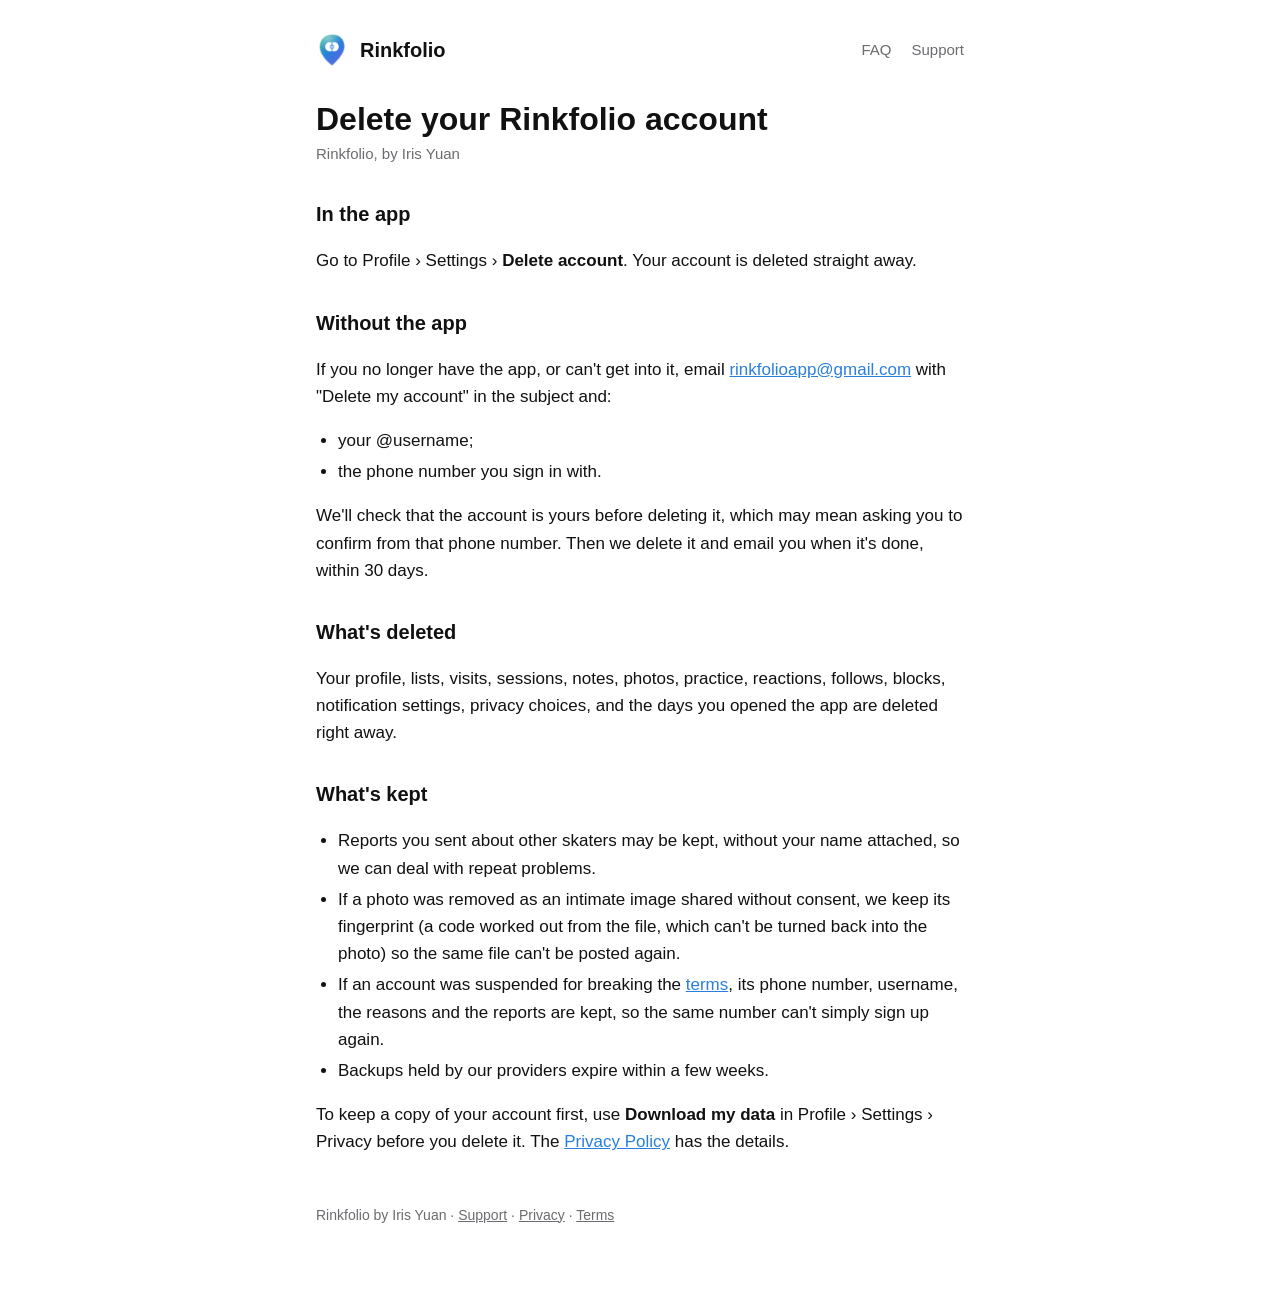
<file: delete-account.html>
<!doctype html>
<html lang="en">
<head>
<meta charset="utf-8">
<meta name="viewport" content="width=device-width, initial-scale=1">
<title>Delete your account · Rinkfolio</title>
<meta name="description" content="How to delete your Rinkfolio account, in the app or without it, and what is deleted.">
<link rel="canonical" href="https://rinkfolio.com/delete-account">
<link rel="icon" href="favicon.ico" sizes="any">
<link rel="icon" type="image/png" sizes="48x48" href="favicon-48.png">
<link rel="icon" type="image/png" sizes="96x96" href="favicon-96.png">
<link rel="icon" type="image/png" sizes="192x192" href="favicon-192.png">
<link rel="apple-touch-icon" href="apple-touch-icon.png">
<link rel="stylesheet" href="style.css?v=8">
</head>
<body>
<main>
<header><a href="./"><img src="logo.png" alt="">Rinkfolio</a><nav class="topnav" aria-label="Menu"><a href="faq">FAQ</a><a href="support">Support</a></nav></header>
<h1>Delete your Rinkfolio account</h1>
<p class="updated">Rinkfolio, by Iris Yuan</p>

<h2>In the app</h2>
<p>Go to Profile › Settings › <strong>Delete account</strong>. Your account is deleted straight away.</p>

<h2>Without the app</h2>
<p>If you no longer have the app, or can't get into it, email <a href="mailto:rinkfolioapp@gmail.com?subject=Delete%20my%20account">rinkfolioapp@gmail.com</a> with "Delete my account" in the subject and:</p>
<ul>
<li>your @username;</li>
<li>the phone number you sign in with.</li>
</ul>
<p>We'll check that the account is yours before deleting it, which may mean asking you to confirm from that phone number. Then we delete it and email you when it's done, within 30 days.</p>

<h2>What's deleted</h2>
<p>Your profile, lists, visits, sessions, notes, photos, practice, reactions, follows, blocks, notification settings, privacy choices, and the days you opened the app are deleted right away.</p>

<h2>What's kept</h2>
<ul>
<li>Reports you sent about other skaters may be kept, without your name attached, so we can deal with repeat problems.</li>
<li>If a photo was removed as an intimate image shared without consent, we keep its fingerprint (a code worked out from the file, which can't be turned back into the photo) so the same file can't be posted again.</li>
<li>If an account was suspended for breaking the <a href="terms">terms</a>, its phone number, username, the reasons and the reports are kept, so the same number can't simply sign up again.</li>
<li>Backups held by our providers expire within a few weeks.</li>
</ul>
<p>To keep a copy of your account first, use <strong>Download my data</strong> in Profile › Settings › Privacy before you delete it. The <a href="privacy">Privacy Policy</a> has the details.</p>
<footer>Rinkfolio by Iris Yuan · <a href="support">Support</a> · <a href="privacy">Privacy</a> · <a href="terms">Terms</a></footer>
</main>
</body>
</html>
</file>
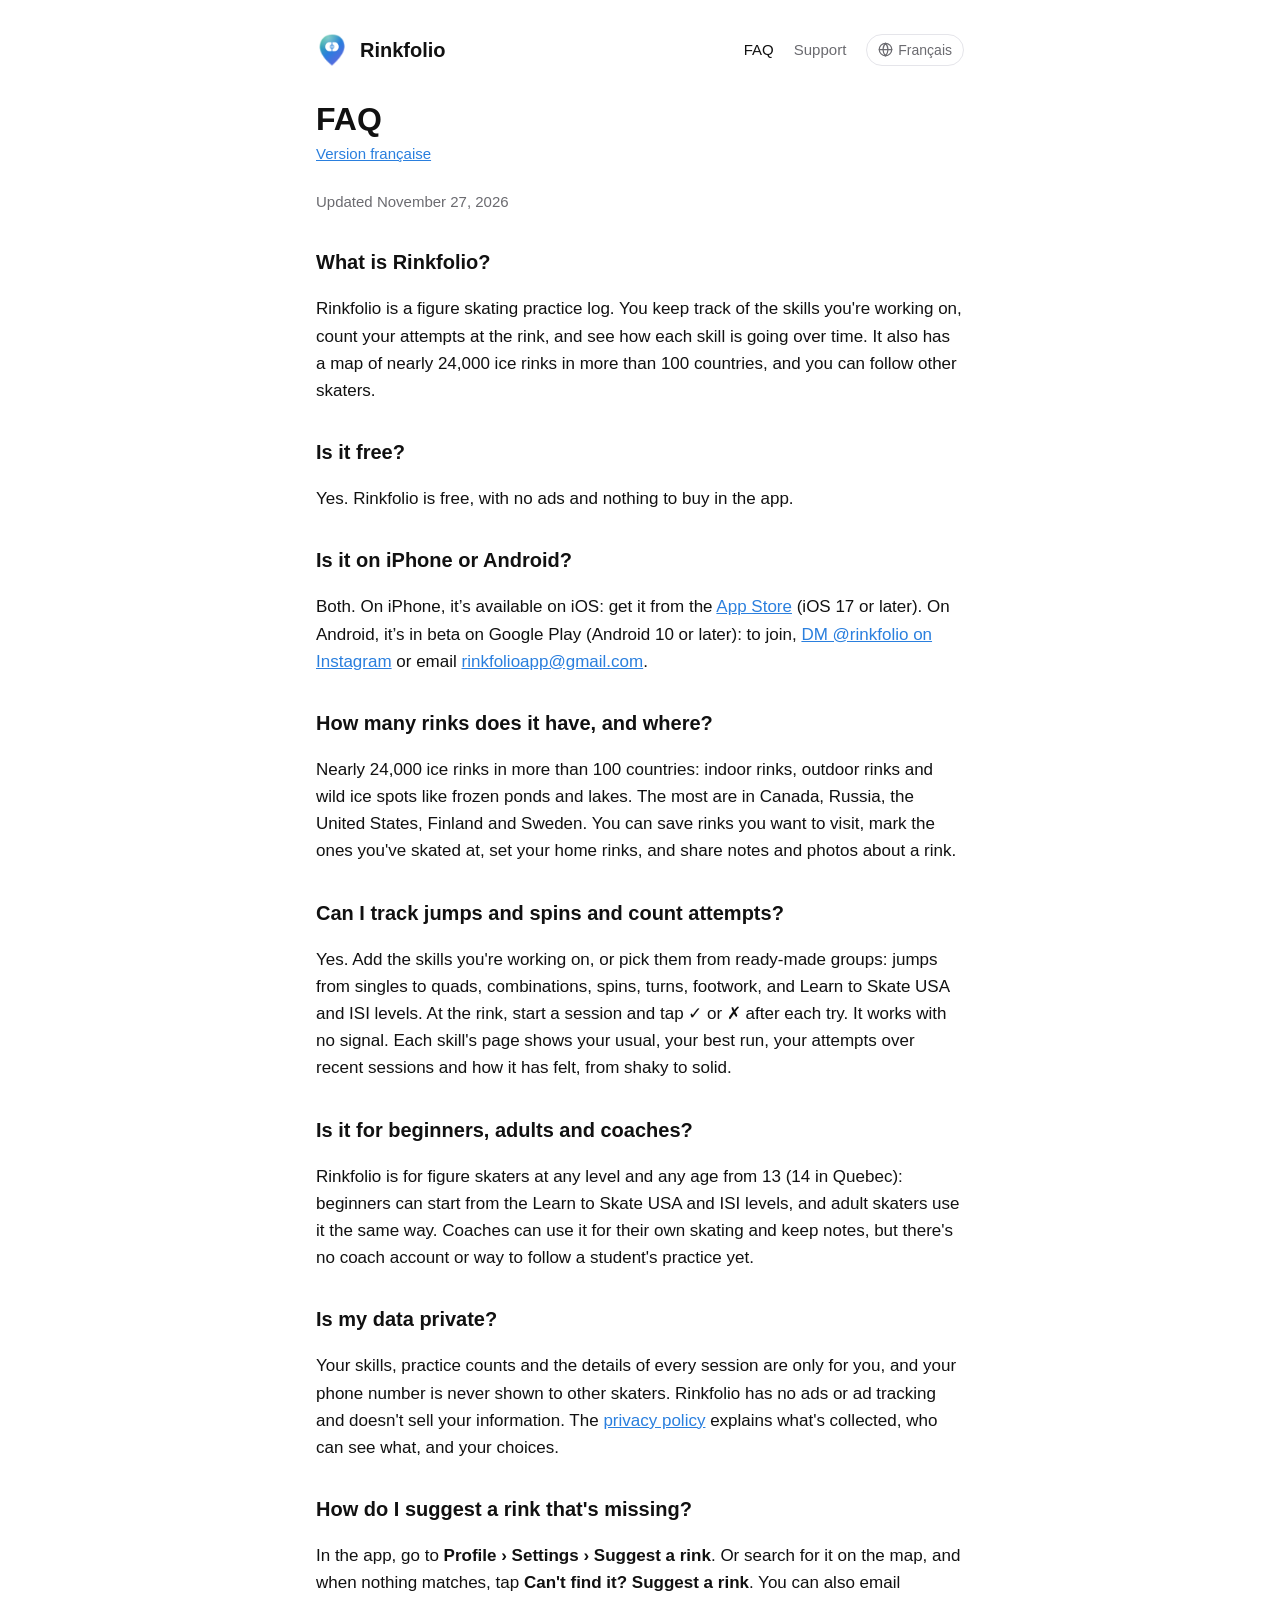
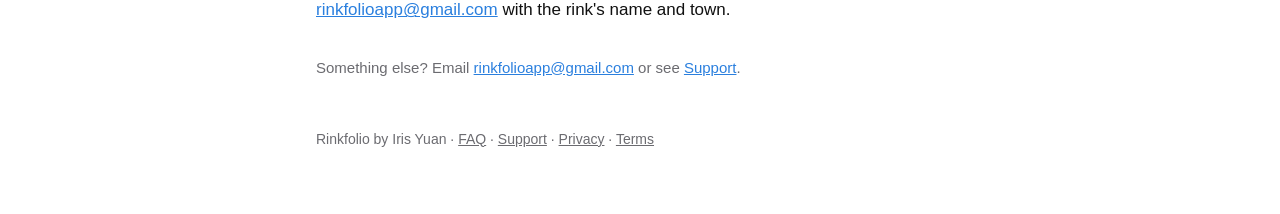
<file: faq.html>
<!doctype html>
<html lang="en">
<head>
<meta charset="utf-8">
<meta name="viewport" content="width=device-width, initial-scale=1">
<title>FAQ · Rinkfolio</title>
<meta name="description" content="What Rinkfolio is, what it costs, which phones it's on, how many ice rinks it has, and how it tracks jumps, spins and attempts.">
<link rel="canonical" href="https://rinkfolio.com/faq">
<link rel="alternate" hreflang="en" href="https://rinkfolio.com/faq">
<link rel="alternate" hreflang="fr-CA" href="https://rinkfolio.com/fr/faq">
<link rel="icon" href="favicon.ico" sizes="any">
<link rel="icon" type="image/png" sizes="48x48" href="favicon-48.png">
<link rel="icon" type="image/png" sizes="96x96" href="favicon-96.png">
<link rel="icon" type="image/png" sizes="192x192" href="favicon-192.png">
<link rel="apple-touch-icon" href="apple-touch-icon.png">
<script type="application/ld+json">
{
  "@context": "https://schema.org",
  "@type": "FAQPage",
  "mainEntity": [
    {
      "@type": "Question",
      "name": "What is Rinkfolio?",
      "acceptedAnswer": { "@type": "Answer", "text": "Rinkfolio is a figure skating practice log. You keep track of the skills you're working on, count your attempts at the rink, and see how each skill is going over time. It also has a map of nearly 24,000 ice rinks in more than 100 countries, and you can follow other skaters." }
    },
    {
      "@type": "Question",
      "name": "Is Rinkfolio free?",
      "acceptedAnswer": { "@type": "Answer", "text": "Yes. Rinkfolio is free, with no ads and nothing to buy in the app." }
    },
    {
      "@type": "Question",
      "name": "Is Rinkfolio on iPhone or Android?",
      "acceptedAnswer": { "@type": "Answer", "text": "Both. On iPhone, it’s available on iOS: get it from the App Store (iOS 17 or later). On Android, it’s in beta on Google Play (Android 10 or later): to join, DM @rinkfolio on Instagram or email rinkfolioapp@gmail.com." }
    },
    {
      "@type": "Question",
      "name": "How many ice rinks does Rinkfolio have, and where?",
      "acceptedAnswer": { "@type": "Answer", "text": "Nearly 24,000 ice rinks in more than 100 countries: indoor rinks, outdoor rinks and wild ice spots like frozen ponds and lakes. The most are in Canada, Russia, the United States, Finland and Sweden. You can save rinks you want to visit, mark the ones you've skated at, set your home rinks, and share notes and photos about a rink." }
    },
    {
      "@type": "Question",
      "name": "Can I track jumps and spins and count attempts?",
      "acceptedAnswer": { "@type": "Answer", "text": "Yes. Add the skills you're working on, or pick them from ready-made groups: jumps from singles to quads, combinations, spins, turns, footwork, and Learn to Skate USA and ISI levels. At the rink, start a session and tap ✓ or ✗ after each try. It works with no signal. Each skill's page shows your usual, your best run, your attempts over recent sessions and how it has felt, from shaky to solid." }
    },
    {
      "@type": "Question",
      "name": "Is Rinkfolio for beginners, adults and coaches?",
      "acceptedAnswer": { "@type": "Answer", "text": "Rinkfolio is for figure skaters at any level and any age from 13 (14 in Quebec): beginners can start from the Learn to Skate USA and ISI levels, and adult skaters use it the same way. Coaches can use it for their own skating and keep notes, but there's no coach account or way to follow a student's practice yet." }
    },
    {
      "@type": "Question",
      "name": "Is my data private?",
      "acceptedAnswer": { "@type": "Answer", "text": "Your skills, practice counts and the details of every session are only for you, and your phone number is never shown to other skaters. Rinkfolio has no ads or ad tracking and doesn't sell your information. The privacy policy at https://rinkfolio.com/privacy explains what's collected, who can see what, and your choices." }
    },
    {
      "@type": "Question",
      "name": "How do I suggest a rink that's missing?",
      "acceptedAnswer": { "@type": "Answer", "text": "In the app, go to Profile, then Settings, then Suggest a rink. Or search for it on the map, and when nothing matches, tap Can't find it? Suggest a rink. You can also email rinkfolioapp@gmail.com with the rink's name and town." }
    }
  ]
}
</script>
<link rel="stylesheet" href="style.css?v=8">
</head>
<body>
<main>
<header><a href="./"><img src="logo.png" alt="">Rinkfolio</a><nav class="topnav" aria-label="Menu"><a href="faq" aria-current="page">FAQ</a><a href="support">Support</a><a class="lang" href="fr/faq" hreflang="fr-CA" lang="fr-CA" title="Lire en français"><svg aria-hidden="true" width="15" height="15" viewBox="0 0 24 24" fill="none" stroke="currentColor" stroke-width="2" stroke-linecap="round" stroke-linejoin="round"><circle cx="12" cy="12" r="10"/><path d="M2 12h20"/><path d="M12 2a15.3 15.3 0 0 1 4 10 15.3 15.3 0 0 1-4 10 15.3 15.3 0 0 1-4-10 15.3 15.3 0 0 1 4-10z"/></svg>Français</a></nav></header>
<h1>FAQ</h1>
<p class="updated"><a href="fr/faq" hreflang="fr-CA" lang="fr-CA">Version française</a></p>
<p class="updated">Updated November 27, 2026</p>

<h2>What is Rinkfolio?</h2>
<p>Rinkfolio is a figure skating practice log. You keep track of the skills you're working on, count your attempts at the rink, and see how each skill is going over time. It also has a map of nearly 24,000 ice rinks in more than 100 countries, and you can follow other skaters.</p>

<h2>Is it free?</h2>
<p>Yes. Rinkfolio is free, with no ads and nothing to buy in the app.</p>

<h2>Is it on iPhone or Android?</h2>
<p>Both. On iPhone, it’s available on iOS: get it from the <a href="https://apps.apple.com/app/rinkfolio/id6827989419">App Store</a> (iOS 17 or later). On Android, it’s in beta on Google Play (Android 10 or later): to join, <a href="https://www.instagram.com/rinkfolio/">DM @rinkfolio on Instagram</a> or email <a href="mailto:rinkfolioapp@gmail.com">rinkfolioapp@gmail.com</a>.</p>

<h2>How many rinks does it have, and where?</h2>
<p>Nearly 24,000 ice rinks in more than 100 countries: indoor rinks, outdoor rinks and wild ice spots like frozen ponds and lakes. The most are in Canada, Russia, the United States, Finland and Sweden. You can save rinks you want to visit, mark the ones you've skated at, set your home rinks, and share notes and photos about a rink.</p>

<h2>Can I track jumps and spins and count attempts?</h2>
<p>Yes. Add the skills you're working on, or pick them from ready-made groups: jumps from singles to quads, combinations, spins, turns, footwork, and Learn to Skate USA and ISI levels. At the rink, start a session and tap ✓ or ✗ after each try. It works with no signal. Each skill's page shows your usual, your best run, your attempts over recent sessions and how it has felt, from shaky to solid.</p>

<h2>Is it for beginners, adults and coaches?</h2>
<p>Rinkfolio is for figure skaters at any level and any age from 13 (14 in Quebec): beginners can start from the Learn to Skate USA and ISI levels, and adult skaters use it the same way. Coaches can use it for their own skating and keep notes, but there's no coach account or way to follow a student's practice yet.</p>

<h2>Is my data private?</h2>
<p>Your skills, practice counts and the details of every session are only for you, and your phone number is never shown to other skaters. Rinkfolio has no ads or ad tracking and doesn't sell your information. The <a href="privacy">privacy policy</a> explains what's collected, who can see what, and your choices.</p>

<h2>How do I suggest a rink that's missing?</h2>
<p>In the app, go to <strong>Profile › Settings › Suggest a rink</strong>. Or search for it on the map, and when nothing matches, tap <strong>Can't find it? Suggest a rink</strong>. You can also email <a href="mailto:rinkfolioapp@gmail.com">rinkfolioapp@gmail.com</a> with the rink's name and town.</p>

<p class="updated" style="margin-top:32px">Something else? Email <a href="mailto:rinkfolioapp@gmail.com">rinkfolioapp@gmail.com</a> or see <a href="support">Support</a>.</p>

<footer>Rinkfolio by Iris Yuan · <a href="faq">FAQ</a> · <a href="support">Support</a> · <a href="privacy">Privacy</a> · <a href="terms">Terms</a></footer>
</main>
</body>
</html>
</file>
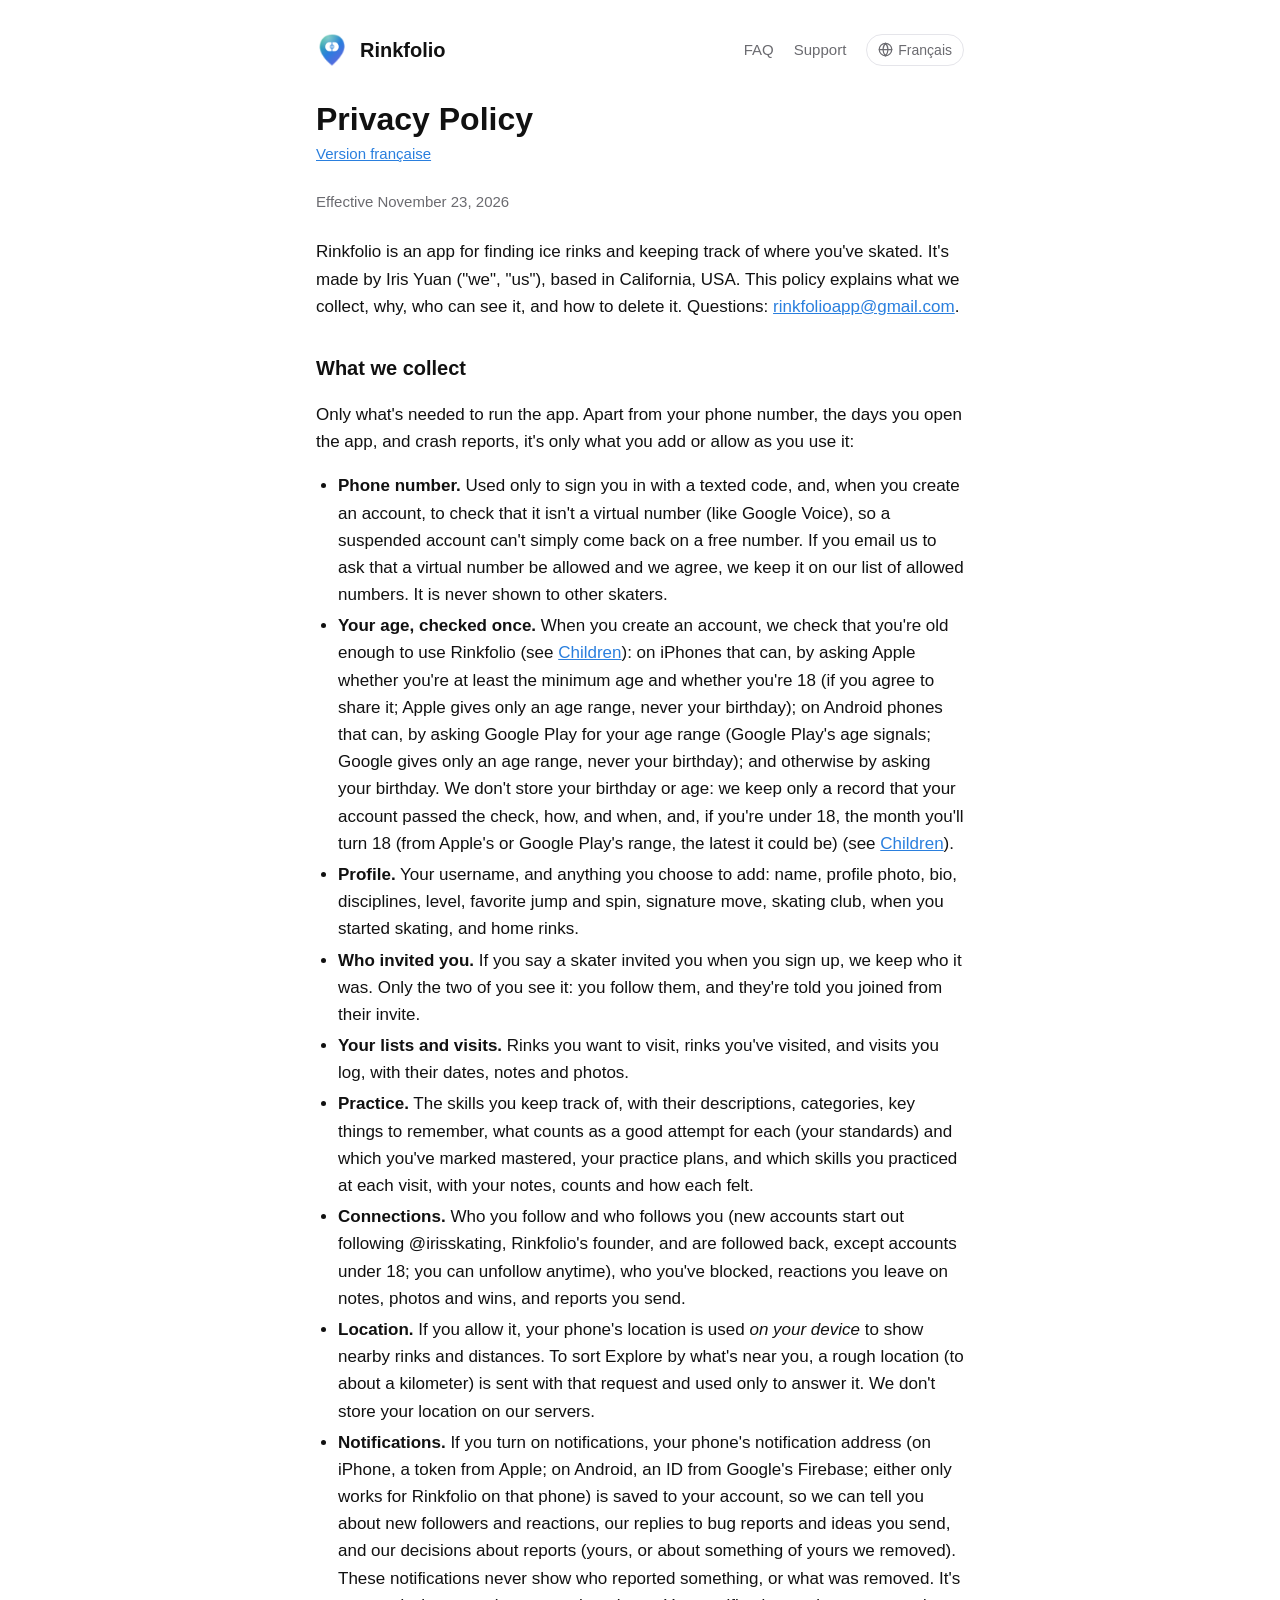
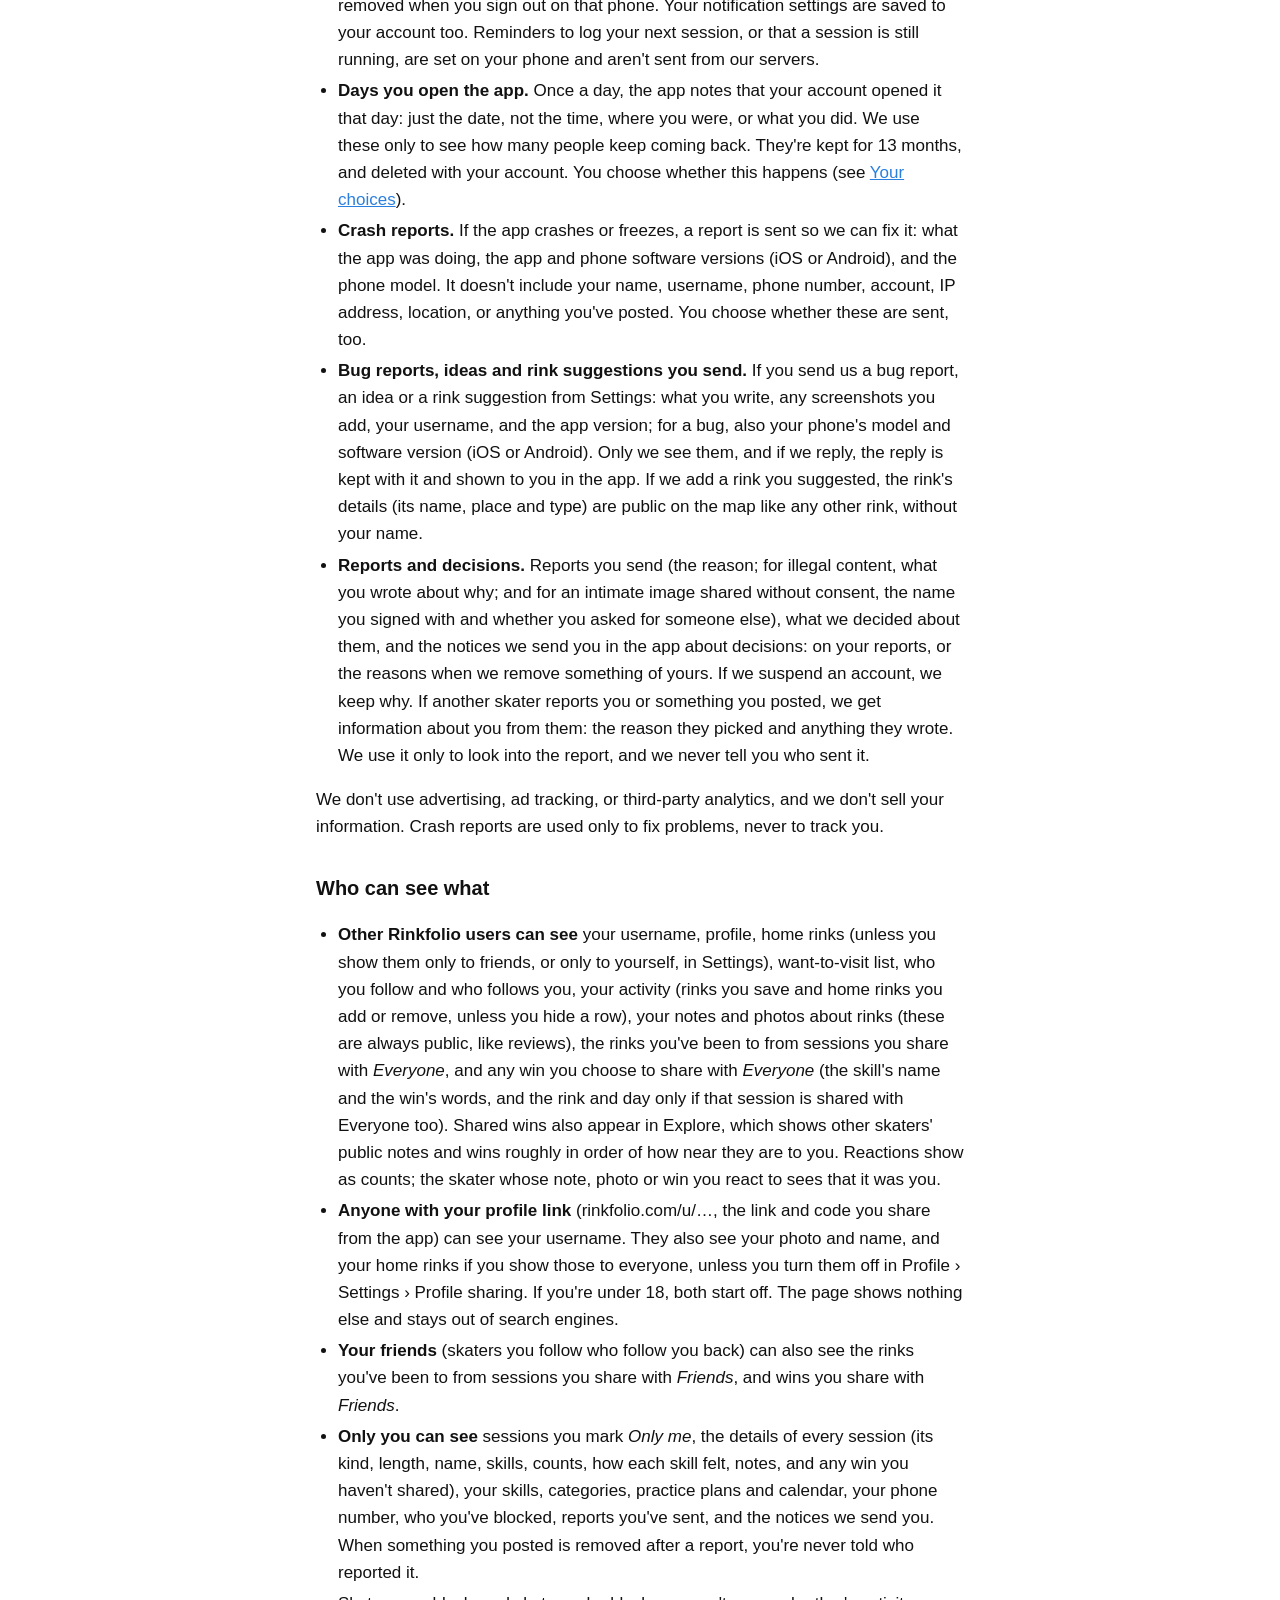
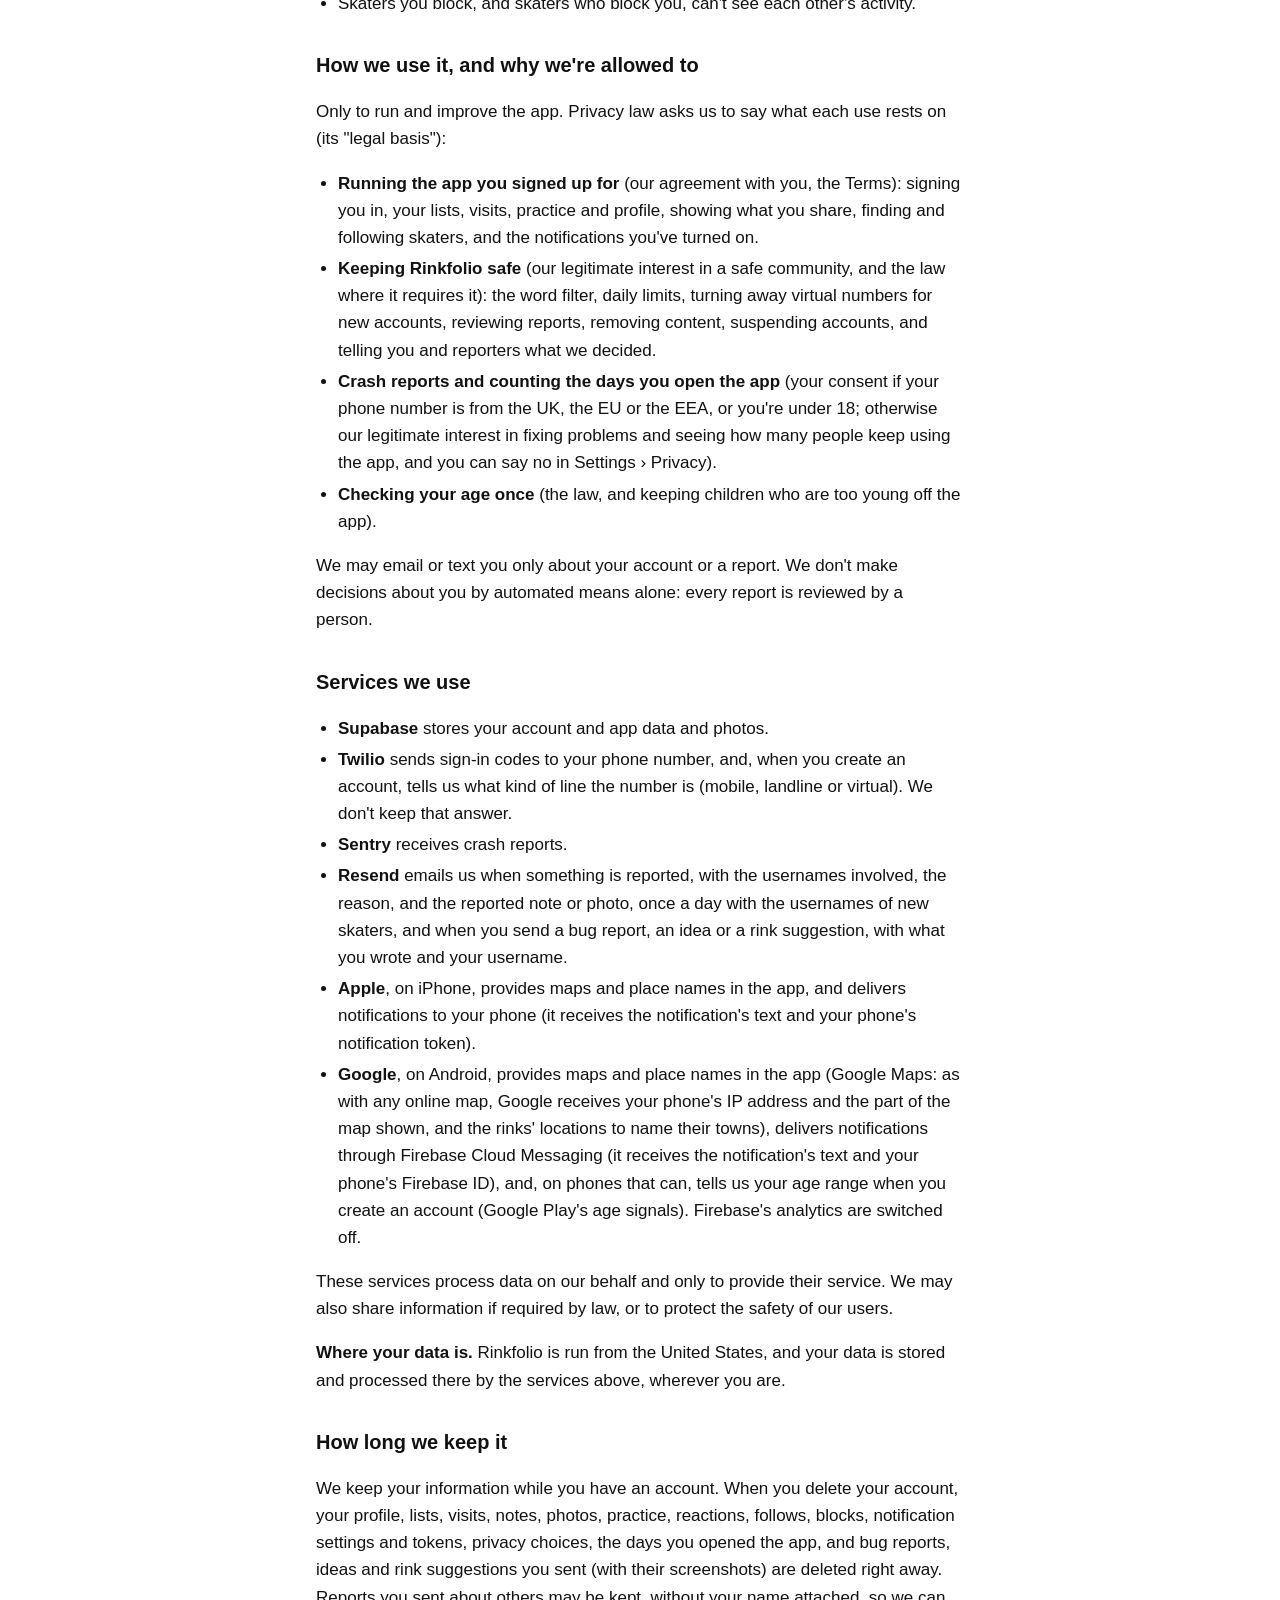
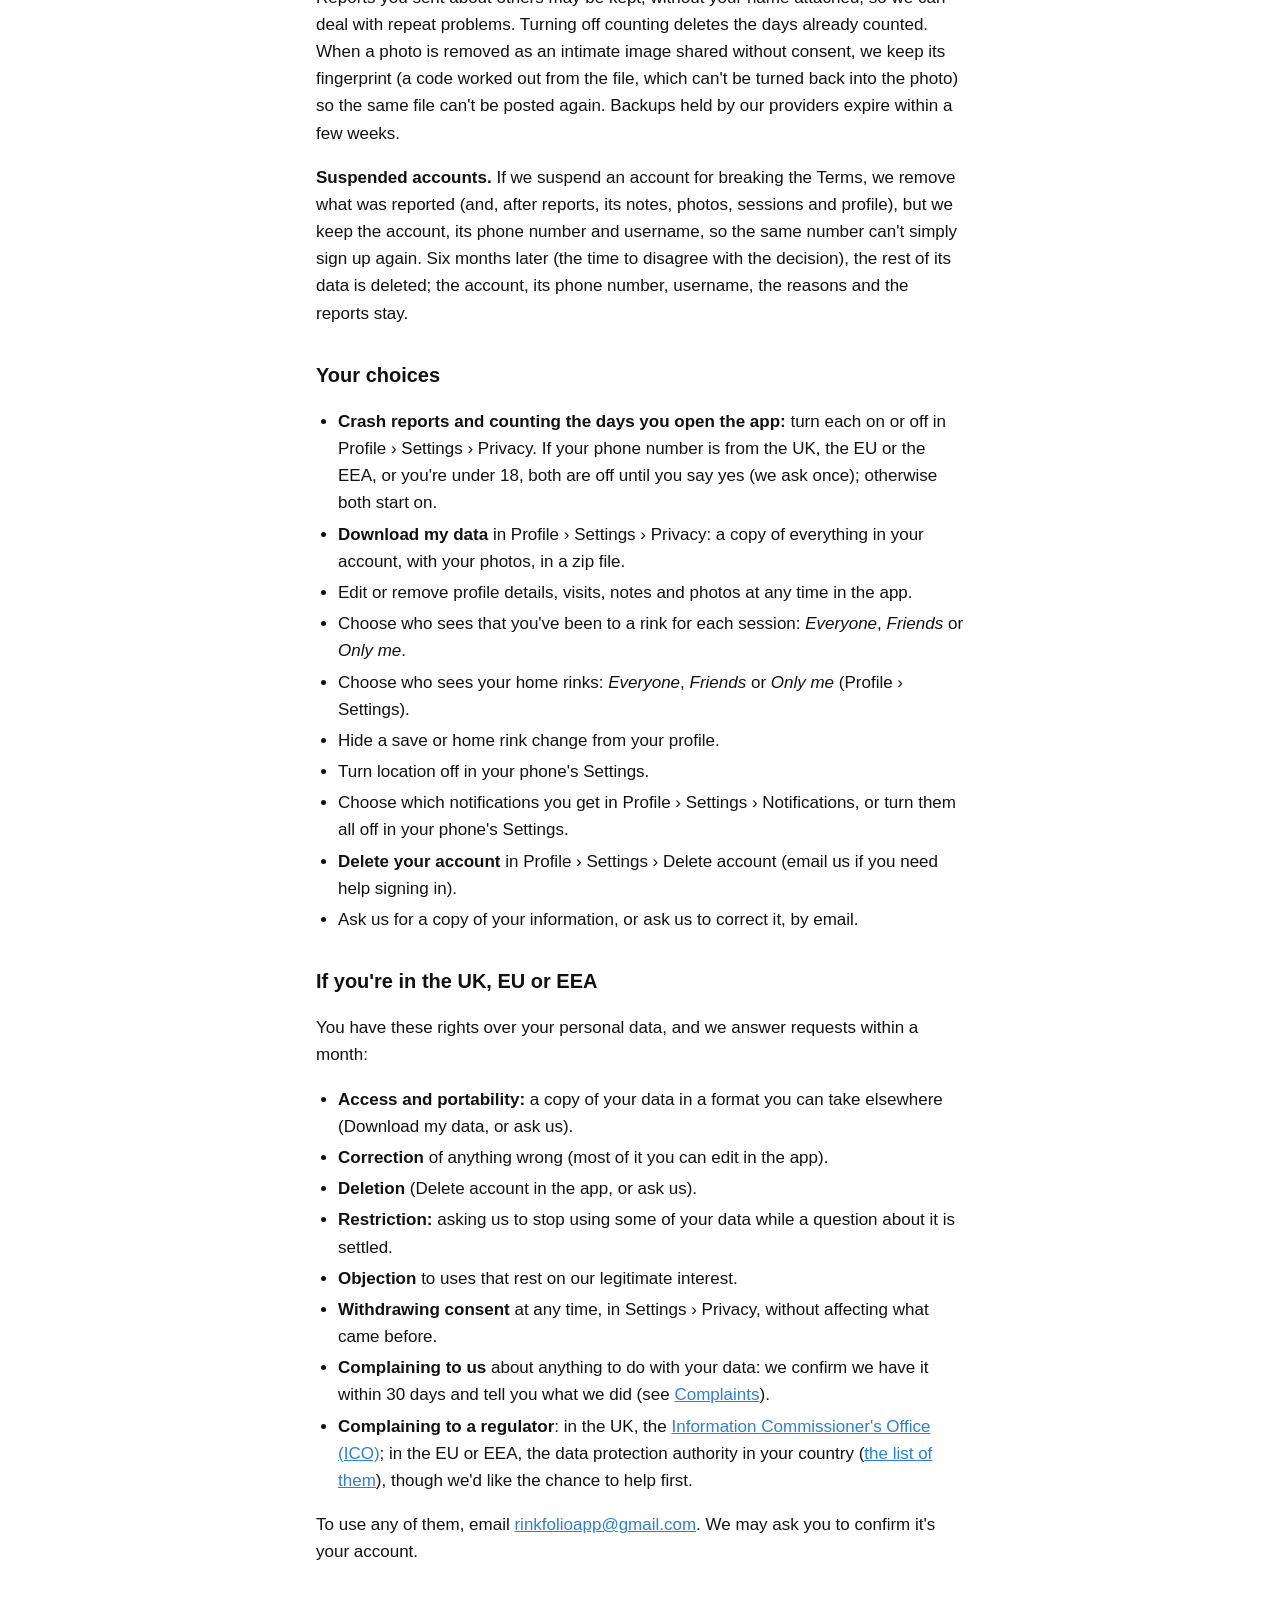
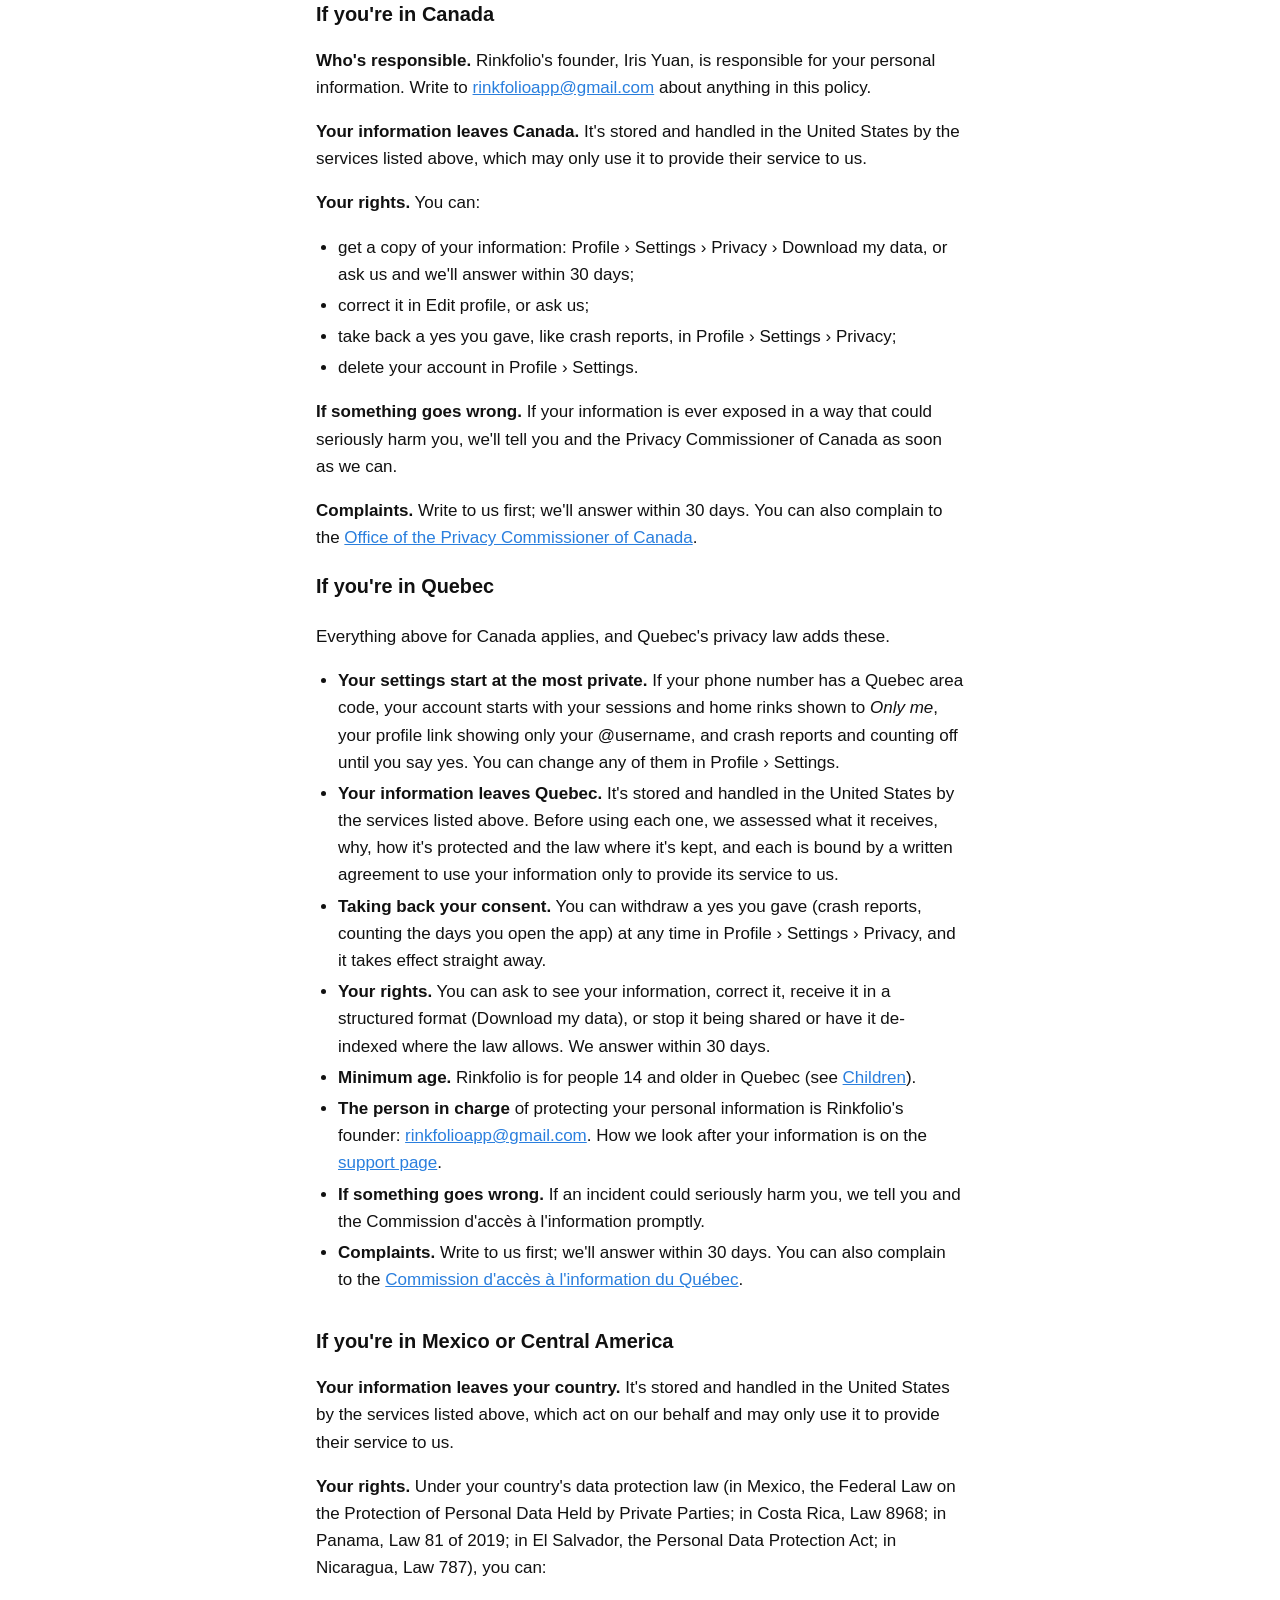
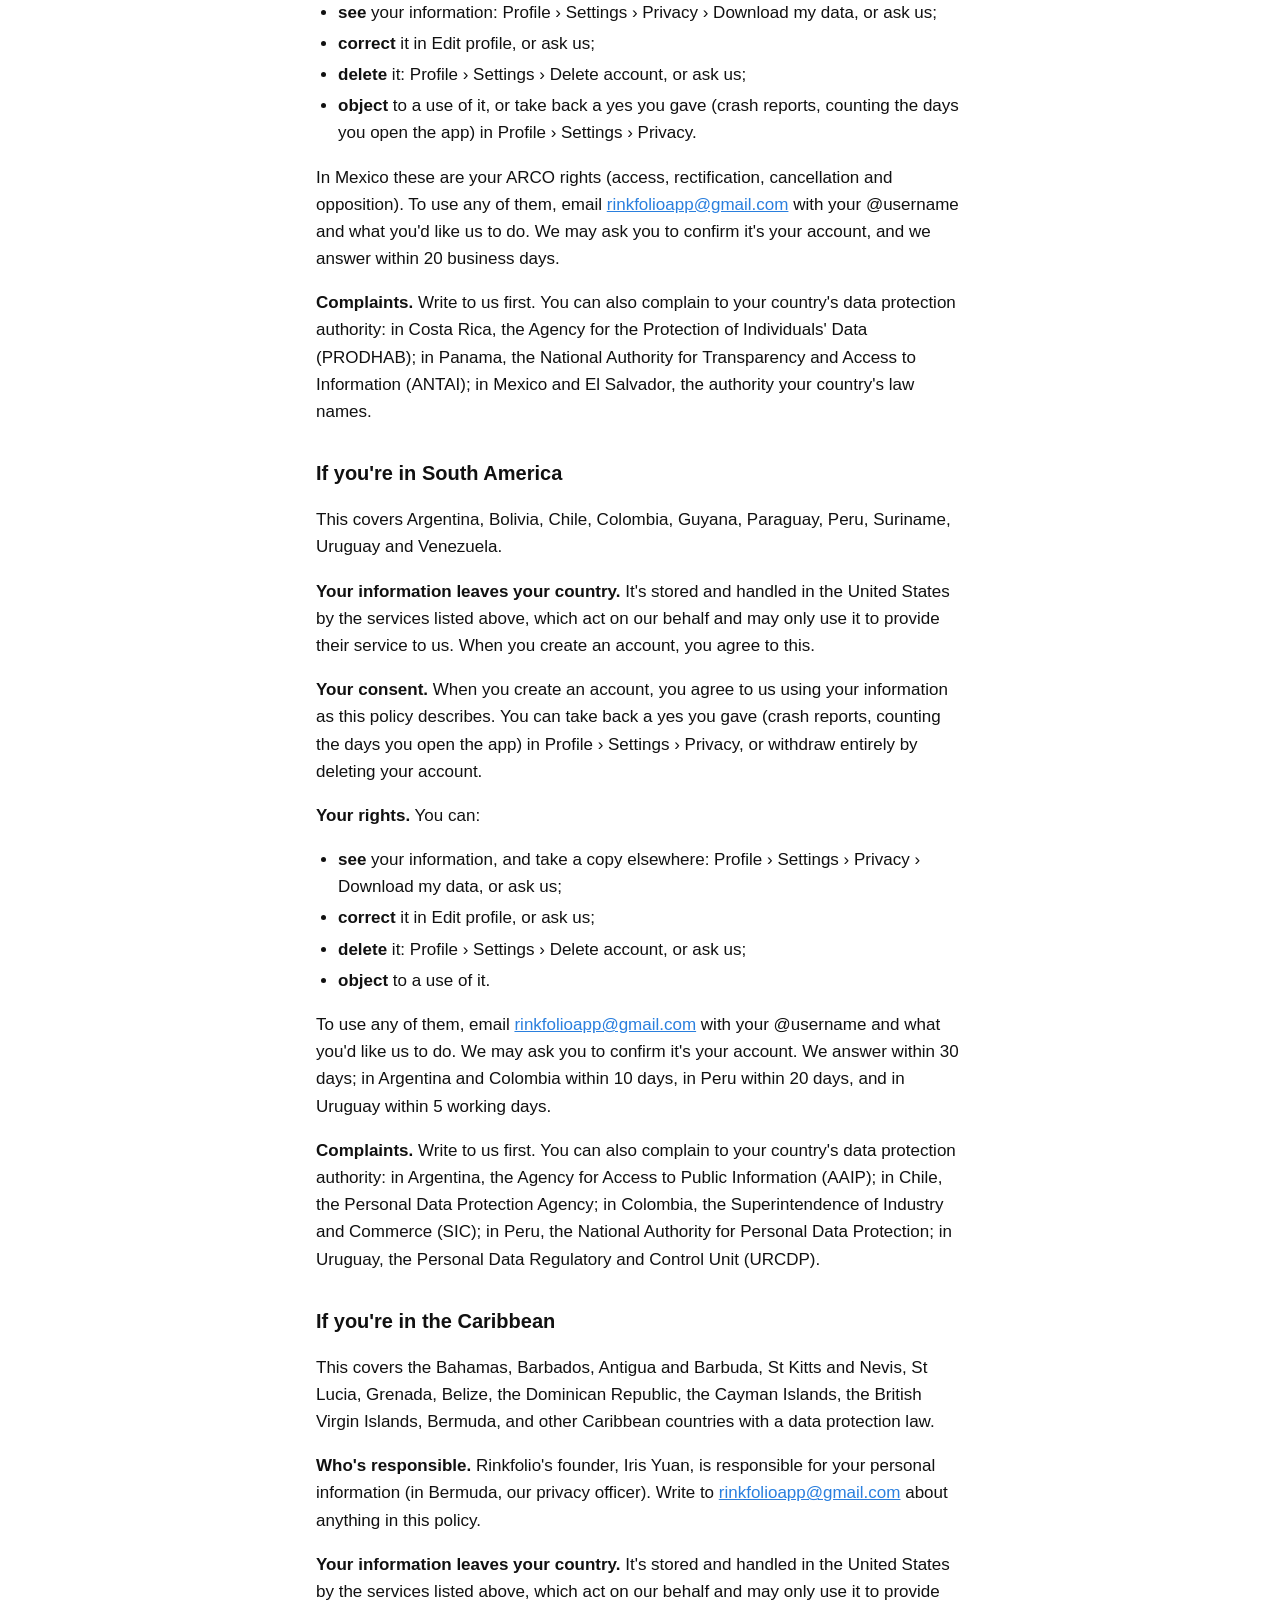
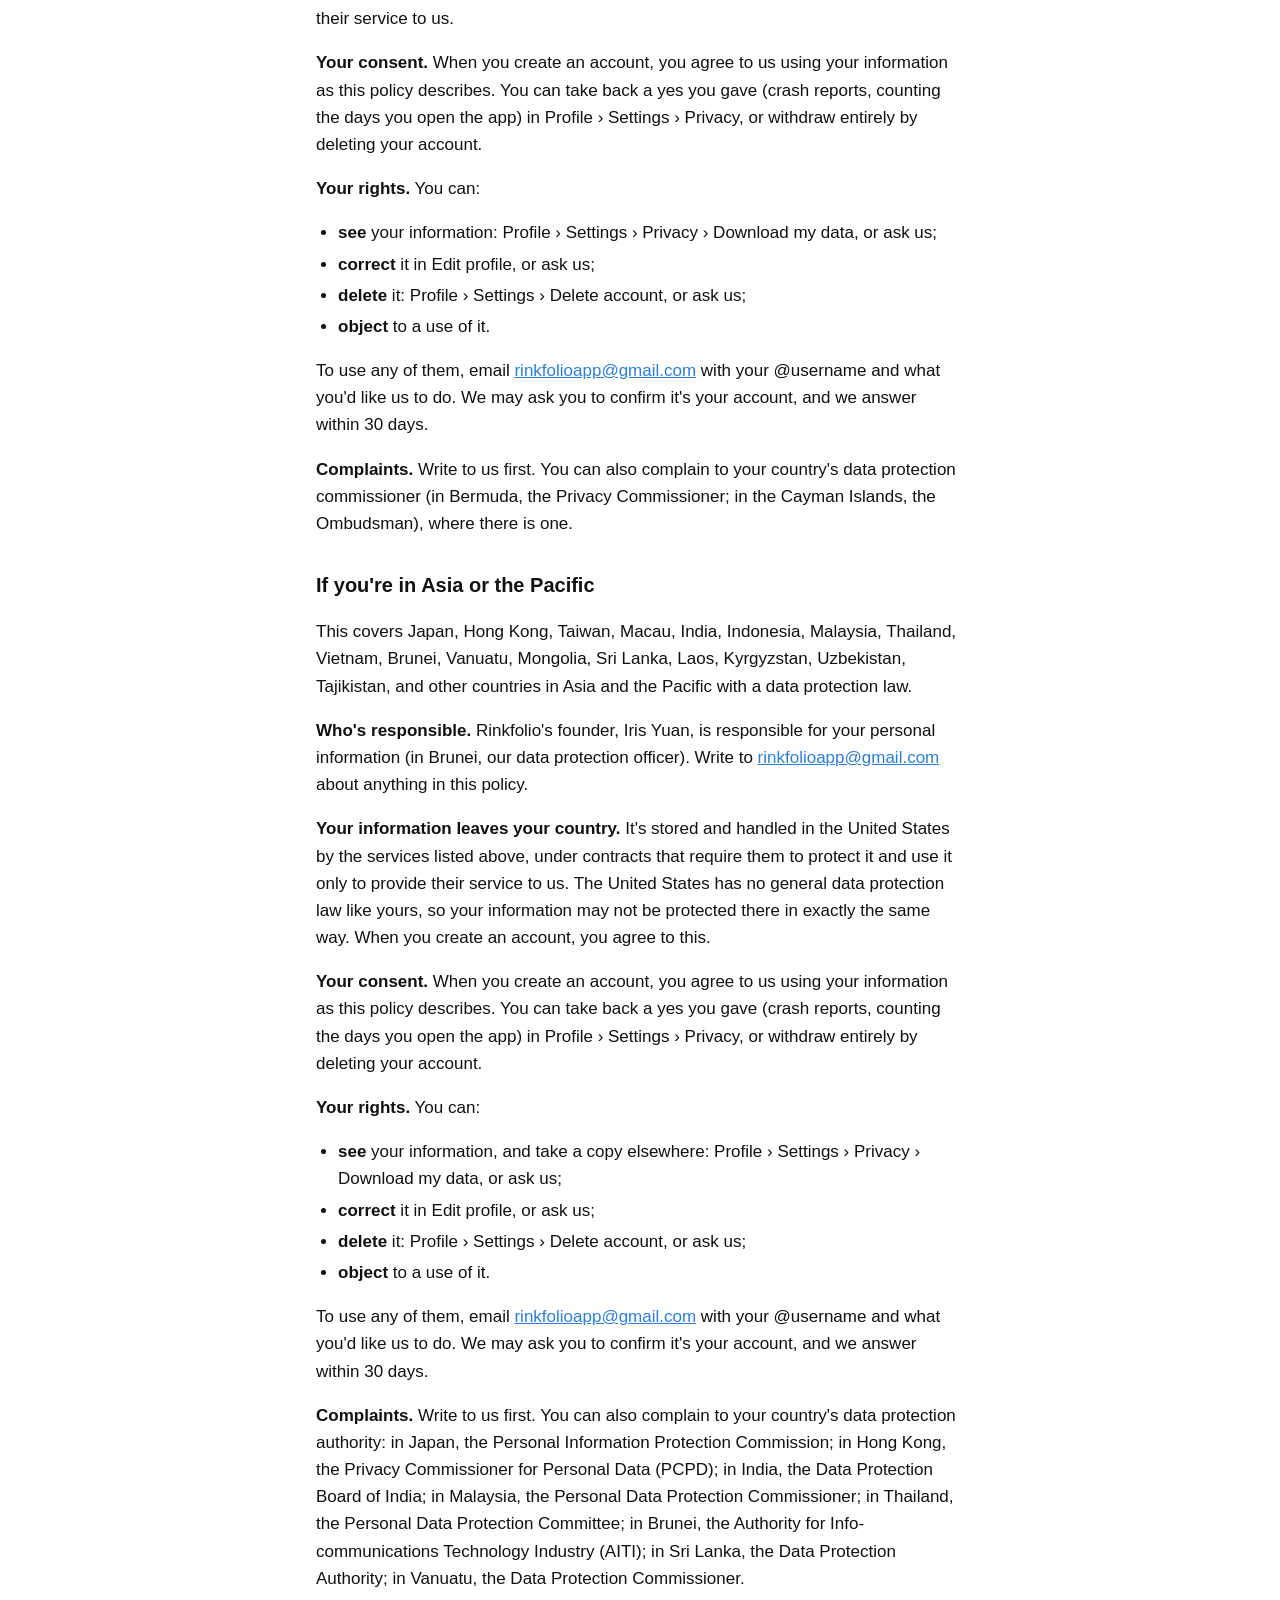
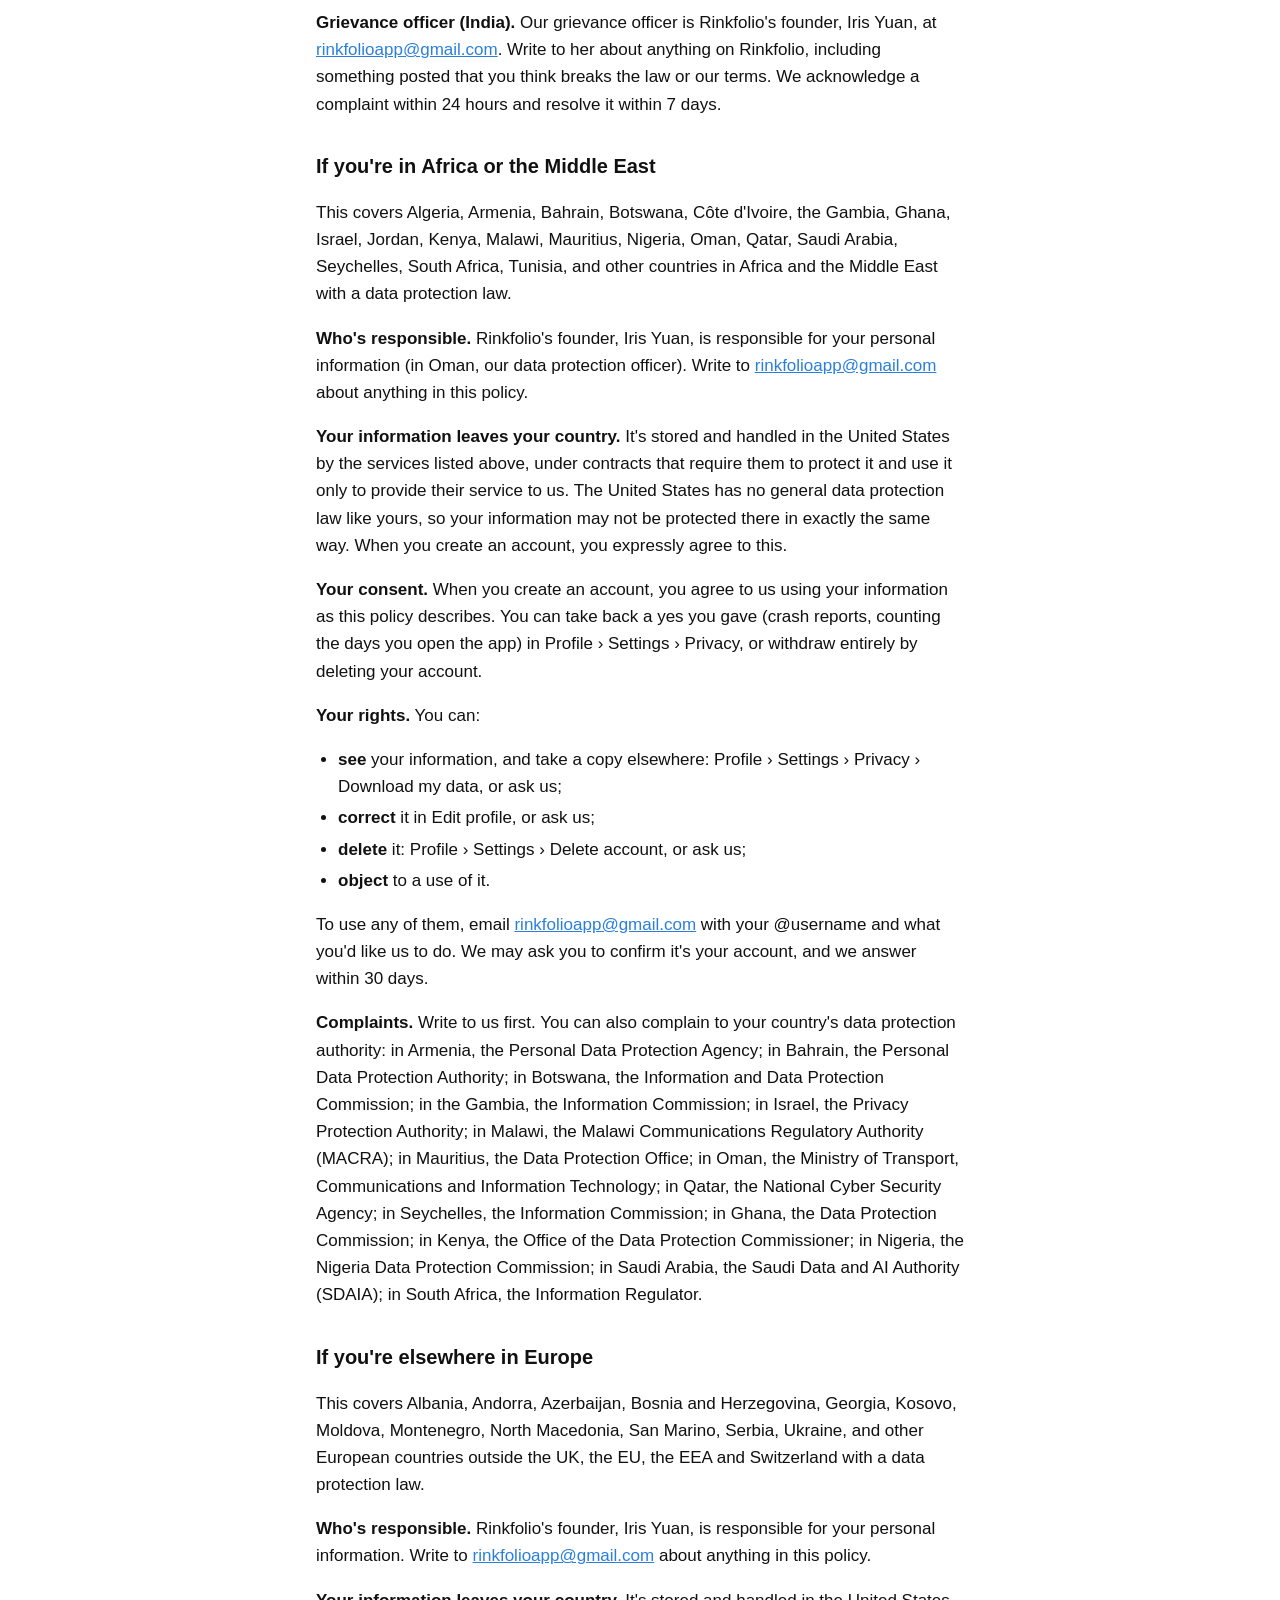
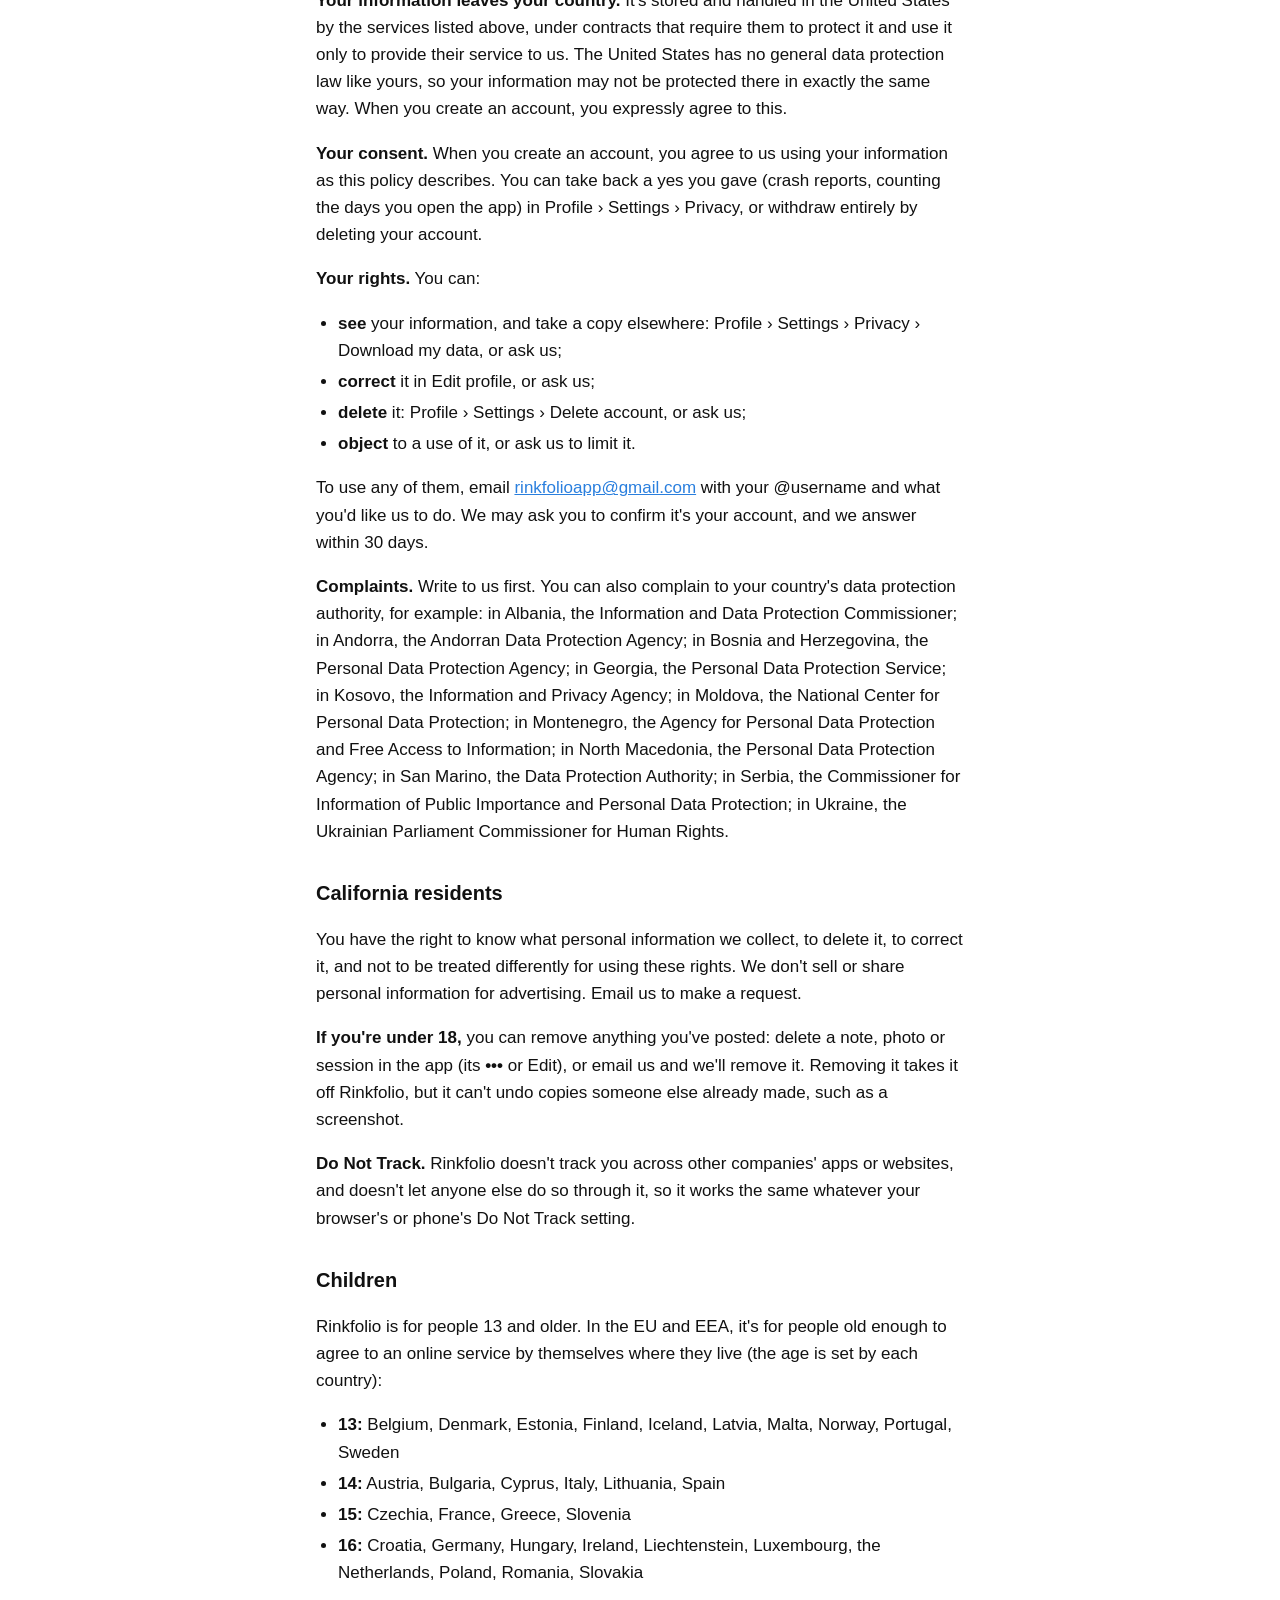
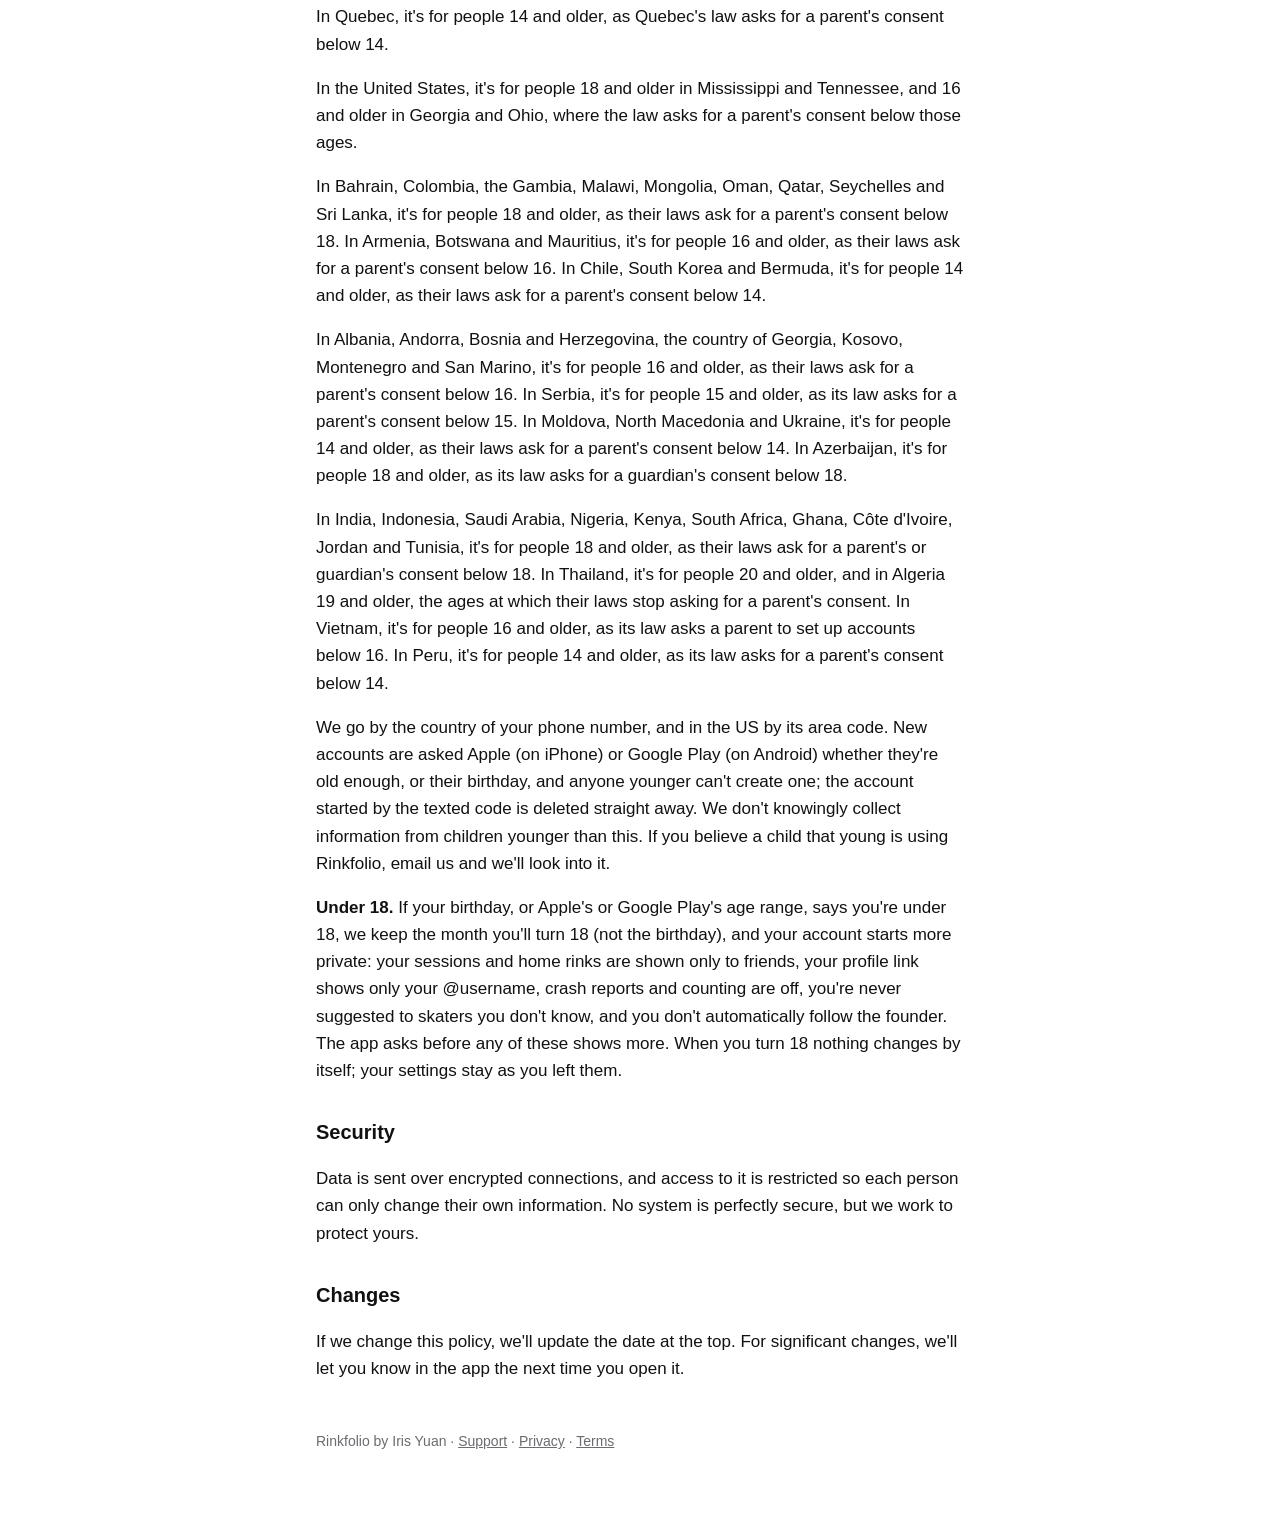
<file: privacy.html>
<!doctype html>
<html lang="en">
<head>
<meta charset="utf-8">
<meta name="viewport" content="width=device-width, initial-scale=1">
<title>Privacy Policy · Rinkfolio</title>
<meta name="description" content="What Rinkfolio collects, why, and how to delete your data.">
<link rel="canonical" href="https://rinkfolio.com/privacy">
<link rel="icon" href="favicon.ico" sizes="any">
<link rel="icon" type="image/png" sizes="48x48" href="favicon-48.png">
<link rel="icon" type="image/png" sizes="96x96" href="favicon-96.png">
<link rel="icon" type="image/png" sizes="192x192" href="favicon-192.png">
<link rel="apple-touch-icon" href="apple-touch-icon.png">
<link rel="stylesheet" href="style.css?v=8">
</head>
<body>
<main>
<header><a href="./"><img src="logo.png" alt="">Rinkfolio</a><nav class="topnav" aria-label="Menu"><a href="faq">FAQ</a><a href="support">Support</a><a class="lang" href="fr/privacy" hreflang="fr-CA" lang="fr-CA" title="Lire en français"><svg aria-hidden="true" width="15" height="15" viewBox="0 0 24 24" fill="none" stroke="currentColor" stroke-width="2" stroke-linecap="round" stroke-linejoin="round"><circle cx="12" cy="12" r="10"/><path d="M2 12h20"/><path d="M12 2a15.3 15.3 0 0 1 4 10 15.3 15.3 0 0 1-4 10 15.3 15.3 0 0 1-4-10 15.3 15.3 0 0 1 4-10z"/></svg>Français</a></nav></header>
<h1>Privacy Policy</h1>
<p class="updated"><a href="fr/privacy" hreflang="fr-CA" lang="fr-CA">Version française</a></p>
<p class="updated">Effective November 23, 2026</p>

<p>Rinkfolio is an app for finding ice rinks and keeping track of where you've skated. It's made by Iris Yuan ("we", "us"), based in California, USA. This policy explains what we collect, why, who can see it, and how to delete it. Questions: <a href="mailto:rinkfolioapp@gmail.com">rinkfolioapp@gmail.com</a>.</p>

<h2>What we collect</h2>
<p>Only what's needed to run the app. Apart from your phone number, the days you open the app, and crash reports, it's only what you add or allow as you use it:</p>
<ul>
<li><strong>Phone number.</strong> Used only to sign you in with a texted code, and, when you create an account, to check that it isn't a virtual number (like Google Voice), so a suspended account can't simply come back on a free number. If you email us to ask that a virtual number be allowed and we agree, we keep it on our list of allowed numbers. It is never shown to other skaters.</li>
<li><strong>Your age, checked once.</strong> When you create an account, we check that you're old enough to use Rinkfolio (see <a href="#children">Children</a>): on iPhones that can, by asking Apple whether you're at least the minimum age and whether you're 18 (if you agree to share it; Apple gives only an age range, never your birthday); on Android phones that can, by asking Google Play for your age range (Google Play's age signals; Google gives only an age range, never your birthday); and otherwise by asking your birthday. We don't store your birthday or age: we keep only a record that your account passed the check, how, and when, and, if you're under 18, the month you'll turn 18 (from Apple's or Google Play's range, the latest it could be) (see <a href="#children">Children</a>).</li>
<li><strong>Profile.</strong> Your username, and anything you choose to add: name, profile photo, bio, disciplines, level, favorite jump and spin, signature move, skating club, when you started skating, and home rinks.</li>
<li><strong>Who invited you.</strong> If you say a skater invited you when you sign up, we keep who it was. Only the two of you see it: you follow them, and they're told you joined from their invite.</li>
<li><strong>Your lists and visits.</strong> Rinks you want to visit, rinks you've visited, and visits you log, with their dates, notes and photos.</li>
<li><strong>Practice.</strong> The skills you keep track of, with their descriptions, categories, key things to remember, what counts as a good attempt for each (your standards) and which you've marked mastered, your practice plans, and which skills you practiced at each visit, with your notes, counts and how each felt.</li>
<li><strong>Connections.</strong> Who you follow and who follows you (new accounts start out following @irisskating, Rinkfolio's founder, and are followed back, except accounts under 18; you can unfollow anytime), who you've blocked, reactions you leave on notes, photos and wins, and reports you send.</li>
<li><strong>Location.</strong> If you allow it, your phone's location is used <em>on your device</em> to show nearby rinks and distances. To sort Explore by what's near you, a rough location (to about a kilometer) is sent with that request and used only to answer it. We don't store your location on our servers.</li>
<li><strong>Notifications.</strong> If you turn on notifications, your phone's notification address (on iPhone, a token from Apple; on Android, an ID from Google's Firebase; either only works for Rinkfolio on that phone) is saved to your account, so we can tell you about new followers and reactions, our replies to bug reports and ideas you send, and our decisions about reports (yours, or about something of yours we removed). These notifications never show who reported something, or what was removed. It's removed when you sign out on that phone. Your notification settings are saved to your account too. Reminders to log your next session, or that a session is still running, are set on your phone and aren't sent from our servers.</li>
<li><strong>Days you open the app.</strong> Once a day, the app notes that your account opened it that day: just the date, not the time, where you were, or what you did. We use these only to see how many people keep coming back. They're kept for 13 months, and deleted with your account. You choose whether this happens (see <a href="#choices">Your choices</a>).</li>
<li><strong>Crash reports.</strong> If the app crashes or freezes, a report is sent so we can fix it: what the app was doing, the app and phone software versions (iOS or Android), and the phone model. It doesn't include your name, username, phone number, account, IP address, location, or anything you've posted. You choose whether these are sent, too.</li>
<li><strong>Bug reports, ideas and rink suggestions you send.</strong> If you send us a bug report, an idea or a rink suggestion from Settings: what you write, any screenshots you add, your username, and the app version; for a bug, also your phone's model and software version (iOS or Android). Only we see them, and if we reply, the reply is kept with it and shown to you in the app. If we add a rink you suggested, the rink's details (its name, place and type) are public on the map like any other rink, without your name.</li>
<li><strong>Reports and decisions.</strong> Reports you send (the reason; for illegal content, what you wrote about why; and for an intimate image shared without consent, the name you signed with and whether you asked for someone else), what we decided about them, and the notices we send you in the app about decisions: on your reports, or the reasons when we remove something of yours. If we suspend an account, we keep why. If another skater reports you or something you posted, we get information about you from them: the reason they picked and anything they wrote. We use it only to look into the report, and we never tell you who sent it.</li>
</ul>
<p>We don't use advertising, ad tracking, or third-party analytics, and we don't sell your information. Crash reports are used only to fix problems, never to track you.</p>

<h2>Who can see what</h2>
<ul>
<li><strong>Other Rinkfolio users can see</strong> your username, profile, home rinks (unless you show them only to friends, or only to yourself, in Settings), want-to-visit list, who you follow and who follows you, your activity (rinks you save and home rinks you add or remove, unless you hide a row), your notes and photos about rinks (these are always public, like reviews), the rinks you've been to from sessions you share with <em>Everyone</em>, and any win you choose to share with <em>Everyone</em> (the skill's name and the win's words, and the rink and day only if that session is shared with Everyone too). Shared wins also appear in Explore, which shows other skaters' public notes and wins roughly in order of how near they are to you. Reactions show as counts; the skater whose note, photo or win you react to sees that it was you.</li>
<li><strong>Anyone with your profile link</strong> (rinkfolio.com/u/…, the link and code you share from the app) can see your username. They also see your photo and name, and your home rinks if you show those to everyone, unless you turn them off in Profile › Settings › Profile sharing. If you're under 18, both start off. The page shows nothing else and stays out of search engines.</li>
<li><strong>Your friends</strong> (skaters you follow who follow you back) can also see the rinks you've been to from sessions you share with <em>Friends</em>, and wins you share with <em>Friends</em>.</li>
<li><strong>Only you can see</strong> sessions you mark <em>Only me</em>, the details of every session (its kind, length, name, skills, counts, how each skill felt, notes, and any win you haven't shared), your skills, categories, practice plans and calendar, your phone number, who you've blocked, reports you've sent, and the notices we send you. When something you posted is removed after a report, you're never told who reported it.</li>
<li>Skaters you block, and skaters who block you, can't see each other's activity.</li>
</ul>

<h2>How we use it, and why we're allowed to</h2>
<p>Only to run and improve the app. Privacy law asks us to say what each use rests on (its "legal basis"):</p>
<ul>
<li><strong>Running the app you signed up for</strong> (our agreement with you, the Terms): signing you in, your lists, visits, practice and profile, showing what you share, finding and following skaters, and the notifications you've turned on.</li>
<li><strong>Keeping Rinkfolio safe</strong> (our legitimate interest in a safe community, and the law where it requires it): the word filter, daily limits, turning away virtual numbers for new accounts, reviewing reports, removing content, suspending accounts, and telling you and reporters what we decided.</li>
<li><strong>Crash reports and counting the days you open the app</strong> (your consent if your phone number is from the UK, the EU or the EEA, or you're under 18; otherwise our legitimate interest in fixing problems and seeing how many people keep using the app, and you can say no in Settings › Privacy).</li>
<li><strong>Checking your age once</strong> (the law, and keeping children who are too young off the app).</li>
</ul>
<p>We may email or text you only about your account or a report. We don't make decisions about you by automated means alone: every report is reviewed by a person.</p>

<h2>Services we use</h2>
<ul>
<li><strong>Supabase</strong> stores your account and app data and photos.</li>
<li><strong>Twilio</strong> sends sign-in codes to your phone number, and, when you create an account, tells us what kind of line the number is (mobile, landline or virtual). We don't keep that answer.</li>
<li><strong>Sentry</strong> receives crash reports.</li>
<li><strong>Resend</strong> emails us when something is reported, with the usernames involved, the reason, and the reported note or photo, once a day with the usernames of new skaters, and when you send a bug report, an idea or a rink suggestion, with what you wrote and your username.</li>
<li><strong>Apple</strong>, on iPhone, provides maps and place names in the app, and delivers notifications to your phone (it receives the notification's text and your phone's notification token).</li>
<li><strong>Google</strong>, on Android, provides maps and place names in the app (Google Maps: as with any online map, Google receives your phone's IP address and the part of the map shown, and the rinks' locations to name their towns), delivers notifications through Firebase Cloud Messaging (it receives the notification's text and your phone's Firebase ID), and, on phones that can, tells us your age range when you create an account (Google Play's age signals). Firebase's analytics are switched off.</li>
</ul>
<p>These services process data on our behalf and only to provide their service. We may also share information if required by law, or to protect the safety of our users.</p>
<p><strong>Where your data is.</strong> Rinkfolio is run from the United States, and your data is stored and processed there by the services above, wherever you are.</p>

<h2>How long we keep it</h2>
<p>We keep your information while you have an account. When you delete your account, your profile, lists, visits, notes, photos, practice, reactions, follows, blocks, notification settings and tokens, privacy choices, the days you opened the app, and bug reports, ideas and rink suggestions you sent (with their screenshots) are deleted right away. Reports you sent about others may be kept, without your name attached, so we can deal with repeat problems. Turning off counting deletes the days already counted. When a photo is removed as an intimate image shared without consent, we keep its fingerprint (a code worked out from the file, which can't be turned back into the photo) so the same file can't be posted again. Backups held by our providers expire within a few weeks.</p>
<p><strong>Suspended accounts.</strong> If we suspend an account for breaking the Terms, we remove what was reported (and, after reports, its notes, photos, sessions and profile), but we keep the account, its phone number and username, so the same number can't simply sign up again. Six months later (the time to disagree with the decision), the rest of its data is deleted; the account, its phone number, username, the reasons and the reports stay.</p>

<h2 id="choices">Your choices</h2>
<ul>
<li><strong>Crash reports and counting the days you open the app:</strong> turn each on or off in Profile › Settings › Privacy. If your phone number is from the UK, the EU or the EEA, or you're under 18, both are off until you say yes (we ask once); otherwise both start on.</li>
<li><strong>Download my data</strong> in Profile › Settings › Privacy: a copy of everything in your account, with your photos, in a zip file.</li>
<li>Edit or remove profile details, visits, notes and photos at any time in the app.</li>
<li>Choose who sees that you've been to a rink for each session: <em>Everyone</em>, <em>Friends</em> or <em>Only me</em>.</li>
<li>Choose who sees your home rinks: <em>Everyone</em>, <em>Friends</em> or <em>Only me</em> (Profile › Settings).</li>
<li>Hide a save or home rink change from your profile.</li>
<li>Turn location off in your phone's Settings.</li>
<li>Choose which notifications you get in Profile › Settings › Notifications, or turn them all off in your phone's Settings.</li>
<li><strong>Delete your account</strong> in Profile › Settings › Delete account (email us if you need help signing in).</li>
<li>Ask us for a copy of your information, or ask us to correct it, by email.</li>
</ul>

<h2 id="eu">If you're in the UK, EU or EEA</h2>
<p>You have these rights over your personal data, and we answer requests within a month:</p>
<ul>
<li><strong>Access and portability:</strong> a copy of your data in a format you can take elsewhere (Download my data, or ask us).</li>
<li><strong>Correction</strong> of anything wrong (most of it you can edit in the app).</li>
<li><strong>Deletion</strong> (Delete account in the app, or ask us).</li>
<li><strong>Restriction:</strong> asking us to stop using some of your data while a question about it is settled.</li>
<li><strong>Objection</strong> to uses that rest on our legitimate interest.</li>
<li><strong>Withdrawing consent</strong> at any time, in Settings › Privacy, without affecting what came before.</li>
<li><strong>Complaining to us</strong> about anything to do with your data: we confirm we have it within 30 days and tell you what we did (see <a href="support#complaints">Complaints</a>).</li>
<li><strong>Complaining to a regulator</strong>: in the UK, the <a href="https://ico.org.uk/make-a-complaint/">Information Commissioner's Office (ICO)</a>; in the EU or EEA, the data protection authority in your country (<a href="https://www.edpb.europa.eu/about-edpb/about-edpb/members_en">the list of them</a>), though we'd like the chance to help first.</li>
</ul>
<p>To use any of them, email <a href="mailto:rinkfolioapp@gmail.com">rinkfolioapp@gmail.com</a>. We may ask you to confirm it's your account.</p>

<h2 id="canada">If you're in Canada</h2>
<p><strong>Who's responsible.</strong> Rinkfolio's founder, Iris Yuan, is responsible for your personal information. Write to <a href="mailto:rinkfolioapp@gmail.com">rinkfolioapp@gmail.com</a> about anything in this policy.</p>
<p><strong>Your information leaves Canada.</strong> It's stored and handled in the United States by the services listed above, which may only use it to provide their service to us.</p>
<p><strong>Your rights.</strong> You can:</p>
<ul>
<li>get a copy of your information: Profile › Settings › Privacy › Download my data, or ask us and we'll answer within 30 days;</li>
<li>correct it in Edit profile, or ask us;</li>
<li>take back a yes you gave, like crash reports, in Profile › Settings › Privacy;</li>
<li>delete your account in Profile › Settings.</li>
</ul>
<p><strong>If something goes wrong.</strong> If your information is ever exposed in a way that could seriously harm you, we'll tell you and the Privacy Commissioner of Canada as soon as we can.</p>
<p><strong>Complaints.</strong> Write to us first; we'll answer within 30 days. You can also complain to the <a href="https://www.priv.gc.ca">Office of the Privacy Commissioner of Canada</a>.</p>
<h3 id="quebec">If you're in Quebec</h3>
<p>Everything above for Canada applies, and Quebec's privacy law adds these.</p>
<ul>
<li><strong>Your settings start at the most private.</strong> If your phone number has a Quebec area code, your account starts with your sessions and home rinks shown to <em>Only me</em>, your profile link showing only your @username, and crash reports and counting off until you say yes. You can change any of them in Profile › Settings.</li>
<li><strong>Your information leaves Quebec.</strong> It's stored and handled in the United States by the services listed above. Before using each one, we assessed what it receives, why, how it's protected and the law where it's kept, and each is bound by a written agreement to use your information only to provide its service to us.</li>
<li><strong>Taking back your consent.</strong> You can withdraw a yes you gave (crash reports, counting the days you open the app) at any time in Profile › Settings › Privacy, and it takes effect straight away.</li>
<li><strong>Your rights.</strong> You can ask to see your information, correct it, receive it in a structured format (Download my data), or stop it being shared or have it de-indexed where the law allows. We answer within 30 days.</li>
<li><strong>Minimum age.</strong> Rinkfolio is for people 14 and older in Quebec (see <a href="#children">Children</a>).</li>
<li><strong>The person in charge</strong> of protecting your personal information is Rinkfolio's founder: <a href="mailto:rinkfolioapp@gmail.com">rinkfolioapp@gmail.com</a>. How we look after your information is on the <a href="support#looking-after">support page</a>.</li>
<li><strong>If something goes wrong.</strong> If an incident could seriously harm you, we tell you and the Commission d'accès à l'information promptly.</li>
<li><strong>Complaints.</strong> Write to us first; we'll answer within 30 days. You can also complain to the <a href="https://www.cai.gouv.qc.ca">Commission d'accès à l'information du Québec</a>.</li>
</ul>

<h2 id="latin-america">If you're in Mexico or Central America</h2>
<p><strong>Your information leaves your country.</strong> It's stored and handled in the United States by the services listed above, which act on our behalf and may only use it to provide their service to us.</p>
<p><strong>Your rights.</strong> Under your country's data protection law (in Mexico, the Federal Law on the Protection of Personal Data Held by Private Parties; in Costa Rica, Law 8968; in Panama, Law 81 of 2019; in El Salvador, the Personal Data Protection Act; in Nicaragua, Law 787), you can:</p>
<ul>
<li><strong>see</strong> your information: Profile › Settings › Privacy › Download my data, or ask us;</li>
<li><strong>correct</strong> it in Edit profile, or ask us;</li>
<li><strong>delete</strong> it: Profile › Settings › Delete account, or ask us;</li>
<li><strong>object</strong> to a use of it, or take back a yes you gave (crash reports, counting the days you open the app) in Profile › Settings › Privacy.</li>
</ul>
<p>In Mexico these are your ARCO rights (access, rectification, cancellation and opposition). To use any of them, email <a href="mailto:rinkfolioapp@gmail.com">rinkfolioapp@gmail.com</a> with your @username and what you'd like us to do. We may ask you to confirm it's your account, and we answer within 20 business days.</p>
<p><strong>Complaints.</strong> Write to us first. You can also complain to your country's data protection authority: in Costa Rica, the Agency for the Protection of Individuals' Data (PRODHAB); in Panama, the National Authority for Transparency and Access to Information (ANTAI); in Mexico and El Salvador, the authority your country's law names.</p>

<h2 id="south-america">If you're in South America</h2>
<p>This covers Argentina, Bolivia, Chile, Colombia, Guyana, Paraguay, Peru, Suriname, Uruguay and Venezuela.</p>
<p><strong>Your information leaves your country.</strong> It's stored and handled in the United States by the services listed above, which act on our behalf and may only use it to provide their service to us. When you create an account, you agree to this.</p>
<p><strong>Your consent.</strong> When you create an account, you agree to us using your information as this policy describes. You can take back a yes you gave (crash reports, counting the days you open the app) in Profile › Settings › Privacy, or withdraw entirely by deleting your account.</p>
<p><strong>Your rights.</strong> You can:</p>
<ul>
<li><strong>see</strong> your information, and take a copy elsewhere: Profile › Settings › Privacy › Download my data, or ask us;</li>
<li><strong>correct</strong> it in Edit profile, or ask us;</li>
<li><strong>delete</strong> it: Profile › Settings › Delete account, or ask us;</li>
<li><strong>object</strong> to a use of it.</li>
</ul>
<p>To use any of them, email <a href="mailto:rinkfolioapp@gmail.com">rinkfolioapp@gmail.com</a> with your @username and what you'd like us to do. We may ask you to confirm it's your account. We answer within 30 days; in Argentina and Colombia within 10 days, in Peru within 20 days, and in Uruguay within 5 working days.</p>
<p><strong>Complaints.</strong> Write to us first. You can also complain to your country's data protection authority: in Argentina, the Agency for Access to Public Information (AAIP); in Chile, the Personal Data Protection Agency; in Colombia, the Superintendence of Industry and Commerce (SIC); in Peru, the National Authority for Personal Data Protection; in Uruguay, the Personal Data Regulatory and Control Unit (URCDP).</p>

<h2 id="caribbean">If you're in the Caribbean</h2>
<p>This covers the Bahamas, Barbados, Antigua and Barbuda, St Kitts and Nevis, St Lucia, Grenada, Belize, the Dominican Republic, the Cayman Islands, the British Virgin Islands, Bermuda, and other Caribbean countries with a data protection law.</p>
<p><strong>Who's responsible.</strong> Rinkfolio's founder, Iris Yuan, is responsible for your personal information (in Bermuda, our privacy officer). Write to <a href="mailto:rinkfolioapp@gmail.com">rinkfolioapp@gmail.com</a> about anything in this policy.</p>
<p><strong>Your information leaves your country.</strong> It's stored and handled in the United States by the services listed above, which act on our behalf and may only use it to provide their service to us.</p>
<p><strong>Your consent.</strong> When you create an account, you agree to us using your information as this policy describes. You can take back a yes you gave (crash reports, counting the days you open the app) in Profile › Settings › Privacy, or withdraw entirely by deleting your account.</p>
<p><strong>Your rights.</strong> You can:</p>
<ul>
<li><strong>see</strong> your information: Profile › Settings › Privacy › Download my data, or ask us;</li>
<li><strong>correct</strong> it in Edit profile, or ask us;</li>
<li><strong>delete</strong> it: Profile › Settings › Delete account, or ask us;</li>
<li><strong>object</strong> to a use of it.</li>
</ul>
<p>To use any of them, email <a href="mailto:rinkfolioapp@gmail.com">rinkfolioapp@gmail.com</a> with your @username and what you'd like us to do. We may ask you to confirm it's your account, and we answer within 30 days.</p>
<p><strong>Complaints.</strong> Write to us first. You can also complain to your country's data protection commissioner (in Bermuda, the Privacy Commissioner; in the Cayman Islands, the Ombudsman), where there is one.</p>

<h2 id="asia-pacific">If you're in Asia or the Pacific</h2>
<p>This covers Japan, Hong Kong, Taiwan, Macau, India, Indonesia, Malaysia, Thailand, Vietnam, Brunei, Vanuatu, Mongolia, Sri Lanka, Laos, Kyrgyzstan, Uzbekistan, Tajikistan, and other countries in Asia and the Pacific with a data protection law.</p>
<p><strong>Who's responsible.</strong> Rinkfolio's founder, Iris Yuan, is responsible for your personal information (in Brunei, our data protection officer). Write to <a href="mailto:rinkfolioapp@gmail.com">rinkfolioapp@gmail.com</a> about anything in this policy.</p>
<p><strong>Your information leaves your country.</strong> It's stored and handled in the United States by the services listed above, under contracts that require them to protect it and use it only to provide their service to us. The United States has no general data protection law like yours, so your information may not be protected there in exactly the same way. When you create an account, you agree to this.</p>
<p><strong>Your consent.</strong> When you create an account, you agree to us using your information as this policy describes. You can take back a yes you gave (crash reports, counting the days you open the app) in Profile › Settings › Privacy, or withdraw entirely by deleting your account.</p>
<p><strong>Your rights.</strong> You can:</p>
<ul>
<li><strong>see</strong> your information, and take a copy elsewhere: Profile › Settings › Privacy › Download my data, or ask us;</li>
<li><strong>correct</strong> it in Edit profile, or ask us;</li>
<li><strong>delete</strong> it: Profile › Settings › Delete account, or ask us;</li>
<li><strong>object</strong> to a use of it.</li>
</ul>
<p>To use any of them, email <a href="mailto:rinkfolioapp@gmail.com">rinkfolioapp@gmail.com</a> with your @username and what you'd like us to do. We may ask you to confirm it's your account, and we answer within 30 days.</p>
<p><strong>Complaints.</strong> Write to us first. You can also complain to your country's data protection authority: in Japan, the Personal Information Protection Commission; in Hong Kong, the Privacy Commissioner for Personal Data (PCPD); in India, the Data Protection Board of India; in Malaysia, the Personal Data Protection Commissioner; in Thailand, the Personal Data Protection Committee; in Brunei, the Authority for Info-communications Technology Industry (AITI); in Sri Lanka, the Data Protection Authority; in Vanuatu, the Data Protection Commissioner.</p>
<p><strong>Grievance officer (India).</strong> Our grievance officer is Rinkfolio's founder, Iris Yuan, at <a href="mailto:rinkfolioapp@gmail.com">rinkfolioapp@gmail.com</a>. Write to her about anything on Rinkfolio, including something posted that you think breaks the law or our terms. We acknowledge a complaint within 24 hours and resolve it within 7 days.</p>

<h2 id="africa-middle-east">If you're in Africa or the Middle East</h2>
<p>This covers Algeria, Armenia, Bahrain, Botswana, Côte d'Ivoire, the Gambia, Ghana, Israel, Jordan, Kenya, Malawi, Mauritius, Nigeria, Oman, Qatar, Saudi Arabia, Seychelles, South Africa, Tunisia, and other countries in Africa and the Middle East with a data protection law.</p>
<p><strong>Who's responsible.</strong> Rinkfolio's founder, Iris Yuan, is responsible for your personal information (in Oman, our data protection officer). Write to <a href="mailto:rinkfolioapp@gmail.com">rinkfolioapp@gmail.com</a> about anything in this policy.</p>
<p><strong>Your information leaves your country.</strong> It's stored and handled in the United States by the services listed above, under contracts that require them to protect it and use it only to provide their service to us. The United States has no general data protection law like yours, so your information may not be protected there in exactly the same way. When you create an account, you expressly agree to this.</p>
<p><strong>Your consent.</strong> When you create an account, you agree to us using your information as this policy describes. You can take back a yes you gave (crash reports, counting the days you open the app) in Profile › Settings › Privacy, or withdraw entirely by deleting your account.</p>
<p><strong>Your rights.</strong> You can:</p>
<ul>
<li><strong>see</strong> your information, and take a copy elsewhere: Profile › Settings › Privacy › Download my data, or ask us;</li>
<li><strong>correct</strong> it in Edit profile, or ask us;</li>
<li><strong>delete</strong> it: Profile › Settings › Delete account, or ask us;</li>
<li><strong>object</strong> to a use of it.</li>
</ul>
<p>To use any of them, email <a href="mailto:rinkfolioapp@gmail.com">rinkfolioapp@gmail.com</a> with your @username and what you'd like us to do. We may ask you to confirm it's your account, and we answer within 30 days.</p>
<p><strong>Complaints.</strong> Write to us first. You can also complain to your country's data protection authority: in Armenia, the Personal Data Protection Agency; in Bahrain, the Personal Data Protection Authority; in Botswana, the Information and Data Protection Commission; in the Gambia, the Information Commission; in Israel, the Privacy Protection Authority; in Malawi, the Malawi Communications Regulatory Authority (MACRA); in Mauritius, the Data Protection Office; in Oman, the Ministry of Transport, Communications and Information Technology; in Qatar, the National Cyber Security Agency; in Seychelles, the Information Commission; in Ghana, the Data Protection Commission; in Kenya, the Office of the Data Protection Commissioner; in Nigeria, the Nigeria Data Protection Commission; in Saudi Arabia, the Saudi Data and AI Authority (SDAIA); in South Africa, the Information Regulator.</p>

<h2 id="europe">If you're elsewhere in Europe</h2>
<p>This covers Albania, Andorra, Azerbaijan, Bosnia and Herzegovina, Georgia, Kosovo, Moldova, Montenegro, North Macedonia, San Marino, Serbia, Ukraine, and other European countries outside the UK, the EU, the EEA and Switzerland with a data protection law.</p>
<p><strong>Who's responsible.</strong> Rinkfolio's founder, Iris Yuan, is responsible for your personal information. Write to <a href="mailto:rinkfolioapp@gmail.com">rinkfolioapp@gmail.com</a> about anything in this policy.</p>
<p><strong>Your information leaves your country.</strong> It's stored and handled in the United States by the services listed above, under contracts that require them to protect it and use it only to provide their service to us. The United States has no general data protection law like yours, so your information may not be protected there in exactly the same way. When you create an account, you expressly agree to this.</p>
<p><strong>Your consent.</strong> When you create an account, you agree to us using your information as this policy describes. You can take back a yes you gave (crash reports, counting the days you open the app) in Profile › Settings › Privacy, or withdraw entirely by deleting your account.</p>
<p><strong>Your rights.</strong> You can:</p>
<ul>
<li><strong>see</strong> your information, and take a copy elsewhere: Profile › Settings › Privacy › Download my data, or ask us;</li>
<li><strong>correct</strong> it in Edit profile, or ask us;</li>
<li><strong>delete</strong> it: Profile › Settings › Delete account, or ask us;</li>
<li><strong>object</strong> to a use of it, or ask us to limit it.</li>
</ul>
<p>To use any of them, email <a href="mailto:rinkfolioapp@gmail.com">rinkfolioapp@gmail.com</a> with your @username and what you'd like us to do. We may ask you to confirm it's your account, and we answer within 30 days.</p>
<p><strong>Complaints.</strong> Write to us first. You can also complain to your country's data protection authority, for example: in Albania, the Information and Data Protection Commissioner; in Andorra, the Andorran Data Protection Agency; in Bosnia and Herzegovina, the Personal Data Protection Agency; in Georgia, the Personal Data Protection Service; in Kosovo, the Information and Privacy Agency; in Moldova, the National Center for Personal Data Protection; in Montenegro, the Agency for Personal Data Protection and Free Access to Information; in North Macedonia, the Personal Data Protection Agency; in San Marino, the Data Protection Authority; in Serbia, the Commissioner for Information of Public Importance and Personal Data Protection; in Ukraine, the Ukrainian Parliament Commissioner for Human Rights.</p>

<h2>California residents</h2>
<p>You have the right to know what personal information we collect, to delete it, to correct it, and not to be treated differently for using these rights. We don't sell or share personal information for advertising. Email us to make a request.</p>
<p><strong>If you're under 18,</strong> you can remove anything you've posted: delete a note, photo or session in the app (its <strong>•••</strong> or Edit), or email us and we'll remove it. Removing it takes it off Rinkfolio, but it can't undo copies someone else already made, such as a screenshot.</p>
<p><strong>Do Not Track.</strong> Rinkfolio doesn't track you across other companies' apps or websites, and doesn't let anyone else do so through it, so it works the same whatever your browser's or phone's Do Not Track setting.</p>

<h2 id="children">Children</h2>
<p>Rinkfolio is for people 13 and older. In the EU and EEA, it's for people old enough to agree to an online service by themselves where they live (the age is set by each country):</p>
<ul>
<li><strong>13:</strong> Belgium, Denmark, Estonia, Finland, Iceland, Latvia, Malta, Norway, Portugal, Sweden</li>
<li><strong>14:</strong> Austria, Bulgaria, Cyprus, Italy, Lithuania, Spain</li>
<li><strong>15:</strong> Czechia, France, Greece, Slovenia</li>
<li><strong>16:</strong> Croatia, Germany, Hungary, Ireland, Liechtenstein, Luxembourg, the Netherlands, Poland, Romania, Slovakia</li>
</ul>
<p>In Quebec, it's for people 14 and older, as Quebec's law asks for a parent's consent below 14.</p>
<p>In the United States, it's for people 18 and older in Mississippi and Tennessee, and 16 and older in Georgia and Ohio, where the law asks for a parent's consent below those ages.</p>
<p>In Bahrain, Colombia, the Gambia, Malawi, Mongolia, Oman, Qatar, Seychelles and Sri Lanka, it's for people 18 and older, as their laws ask for a parent's consent below 18. In Armenia, Botswana and Mauritius, it's for people 16 and older, as their laws ask for a parent's consent below 16. In Chile, South Korea and Bermuda, it's for people 14 and older, as their laws ask for a parent's consent below 14.</p>
<p>In Albania, Andorra, Bosnia and Herzegovina, the country of Georgia, Kosovo, Montenegro and San Marino, it's for people 16 and older, as their laws ask for a parent's consent below 16. In Serbia, it's for people 15 and older, as its law asks for a parent's consent below 15. In Moldova, North Macedonia and Ukraine, it's for people 14 and older, as their laws ask for a parent's consent below 14. In Azerbaijan, it's for people 18 and older, as its law asks for a guardian's consent below 18.</p>
<p>In India, Indonesia, Saudi Arabia, Nigeria, Kenya, South Africa, Ghana, Côte d'Ivoire, Jordan and Tunisia, it's for people 18 and older, as their laws ask for a parent's or guardian's consent below 18. In Thailand, it's for people 20 and older, and in Algeria 19 and older, the ages at which their laws stop asking for a parent's consent. In Vietnam, it's for people 16 and older, as its law asks a parent to set up accounts below 16. In Peru, it's for people 14 and older, as its law asks for a parent's consent below 14.</p>
<p>We go by the country of your phone number, and in the US by its area code. New accounts are asked Apple (on iPhone) or Google Play (on Android) whether they're old enough, or their birthday, and anyone younger can't create one; the account started by the texted code is deleted straight away. We don't knowingly collect information from children younger than this. If you believe a child that young is using Rinkfolio, email us and we'll look into it.</p>
<p><strong>Under 18.</strong> If your birthday, or Apple's or Google Play's age range, says you're under 18, we keep the month you'll turn 18 (not the birthday), and your account starts more private: your sessions and home rinks are shown only to friends, your profile link shows only your @username, crash reports and counting are off, you're never suggested to skaters you don't know, and you don't automatically follow the founder. The app asks before any of these shows more. When you turn 18 nothing changes by itself; your settings stay as you left them.</p>

<h2>Security</h2>
<p>Data is sent over encrypted connections, and access to it is restricted so each person can only change their own information. No system is perfectly secure, but we work to protect yours.</p>

<h2>Changes</h2>
<p>If we change this policy, we'll update the date at the top. For significant changes, we'll let you know in the app the next time you open it.</p>
<footer>Rinkfolio by Iris Yuan · <a href="support">Support</a> · <a href="privacy">Privacy</a> · <a href="terms">Terms</a></footer>
</main>
</body>
</html>
</file>
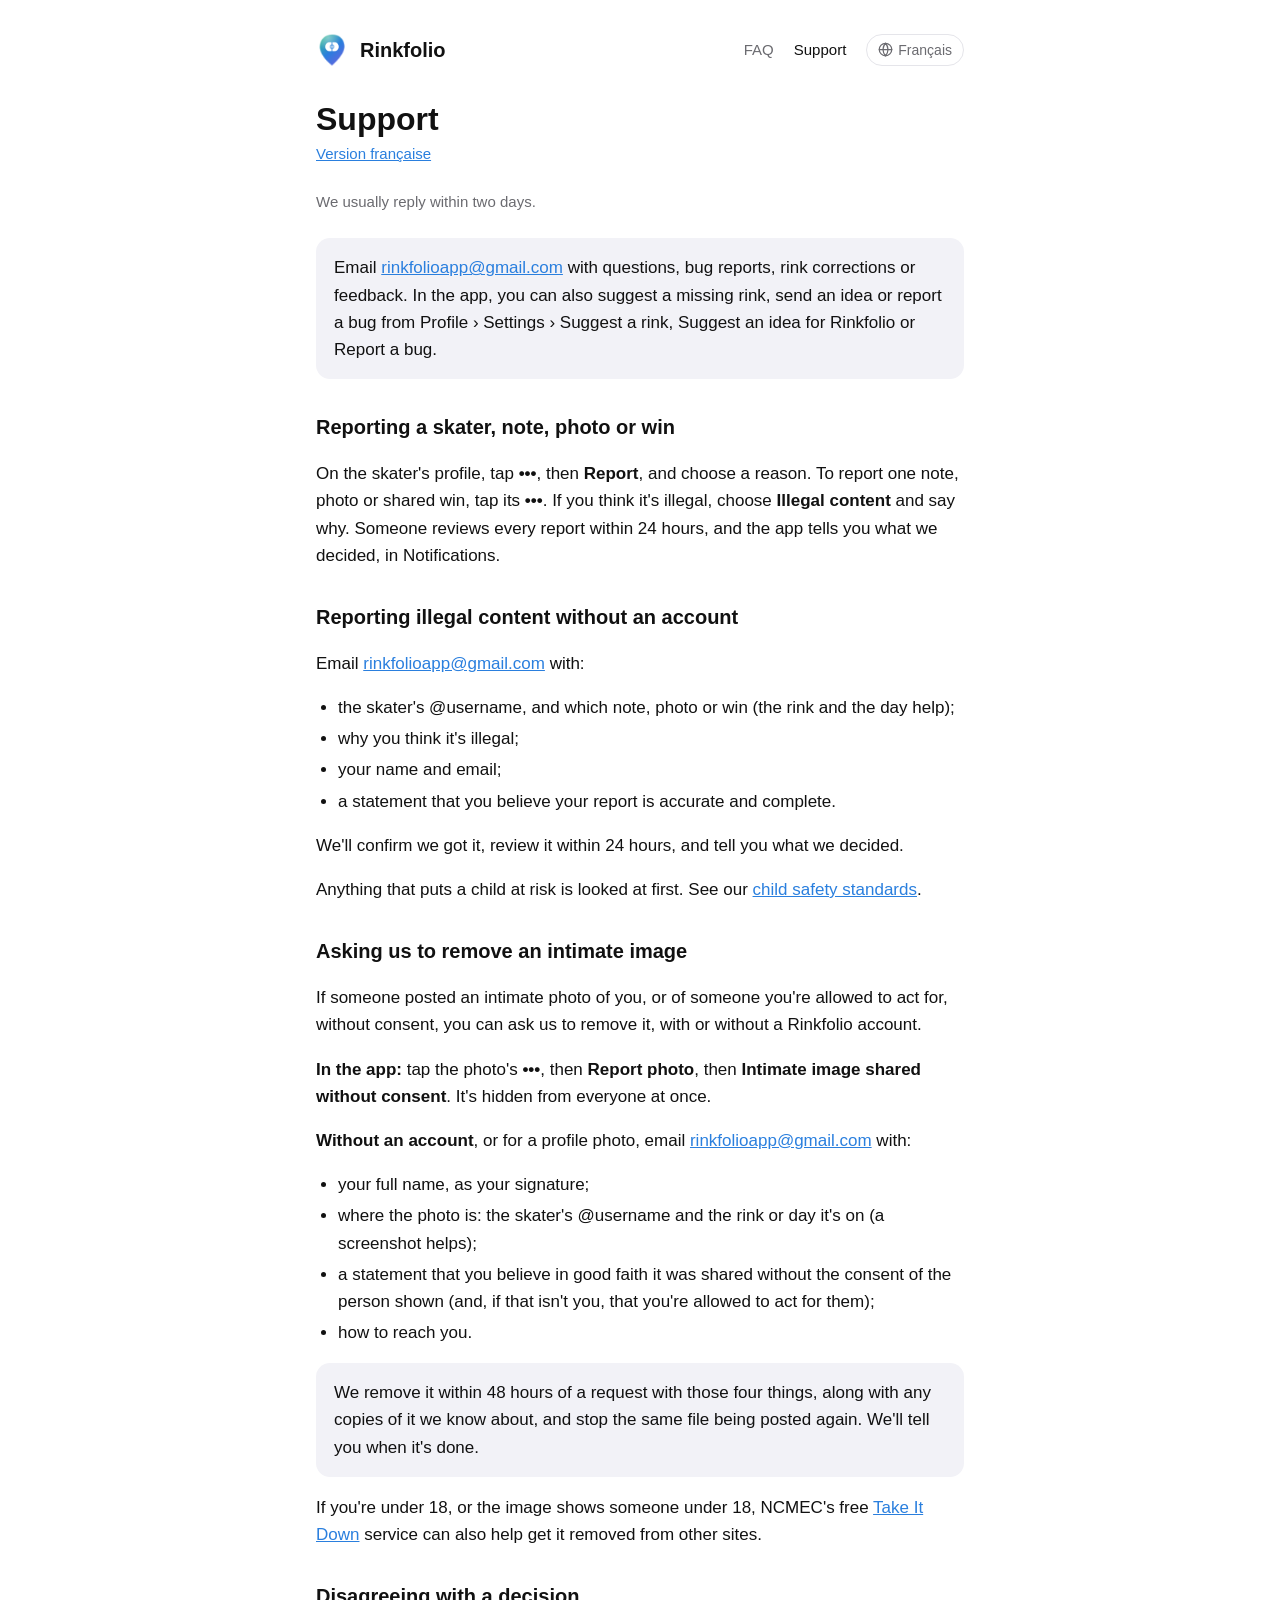
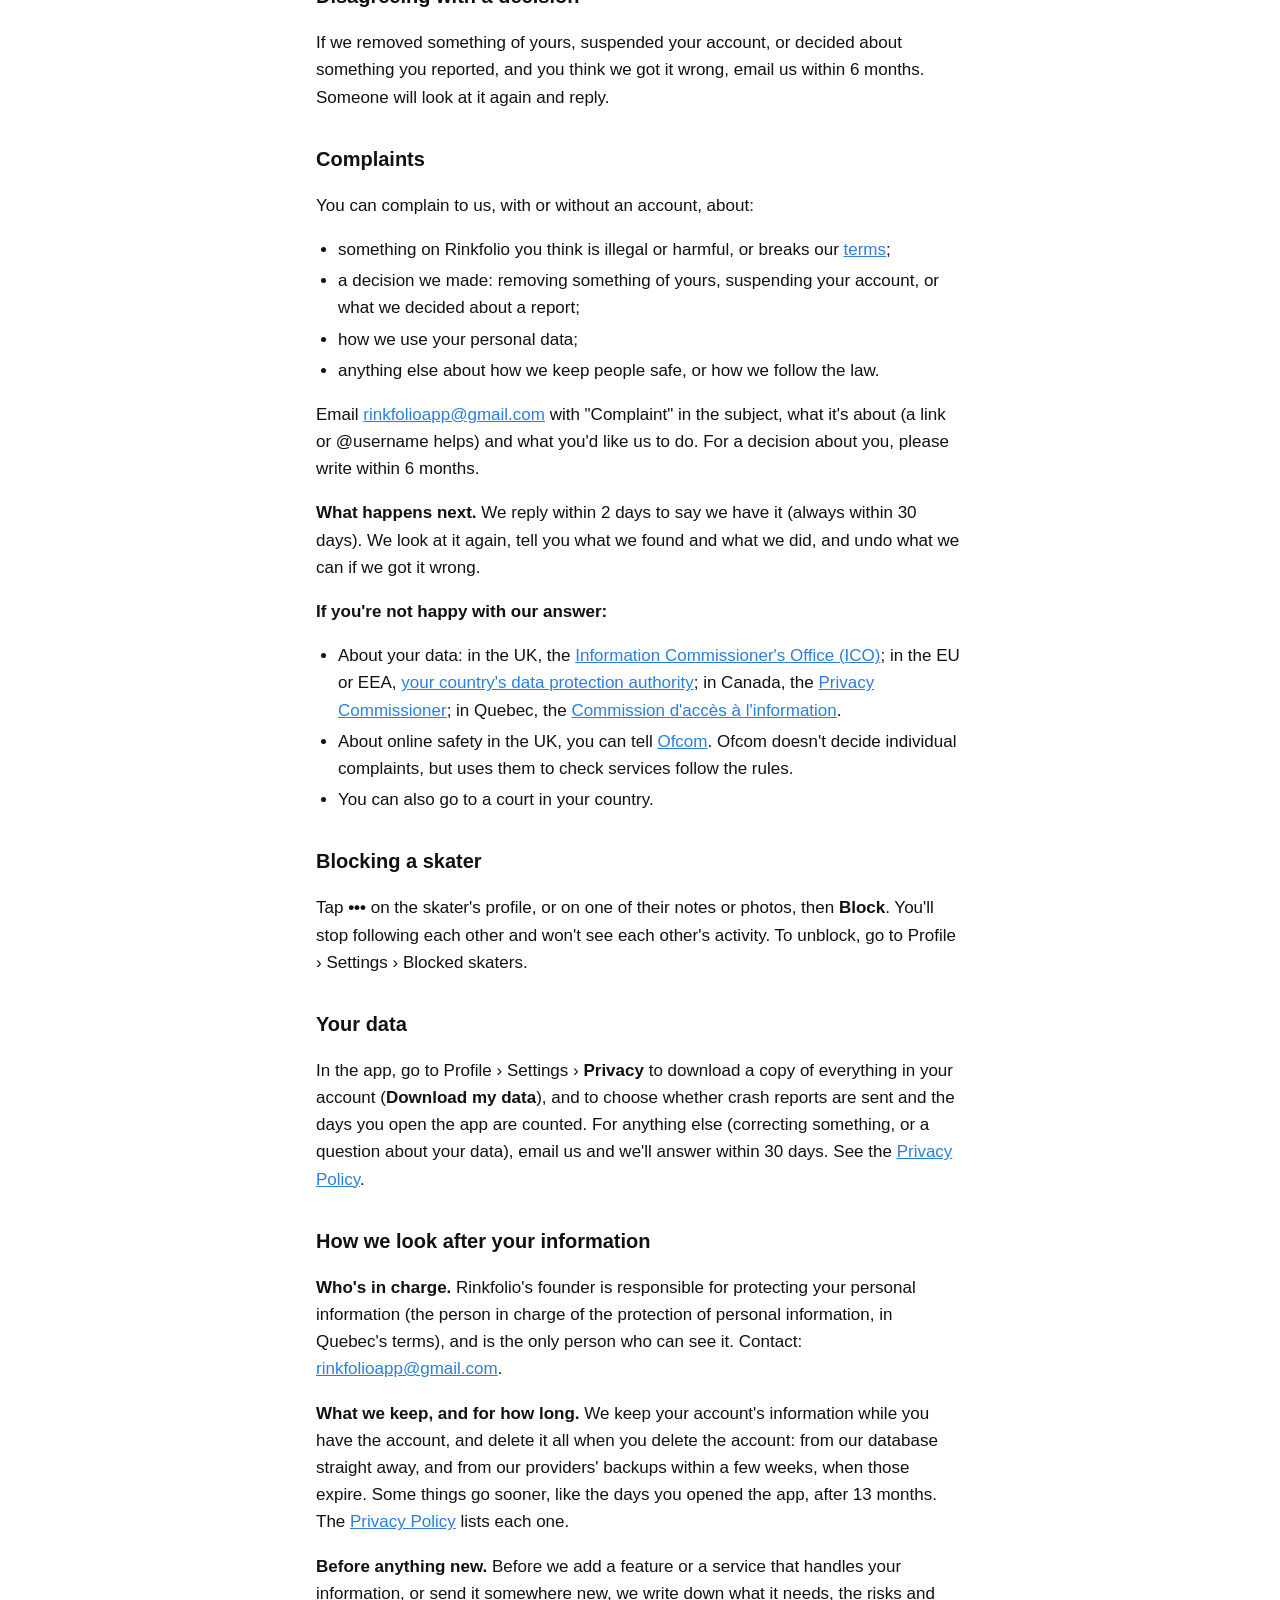
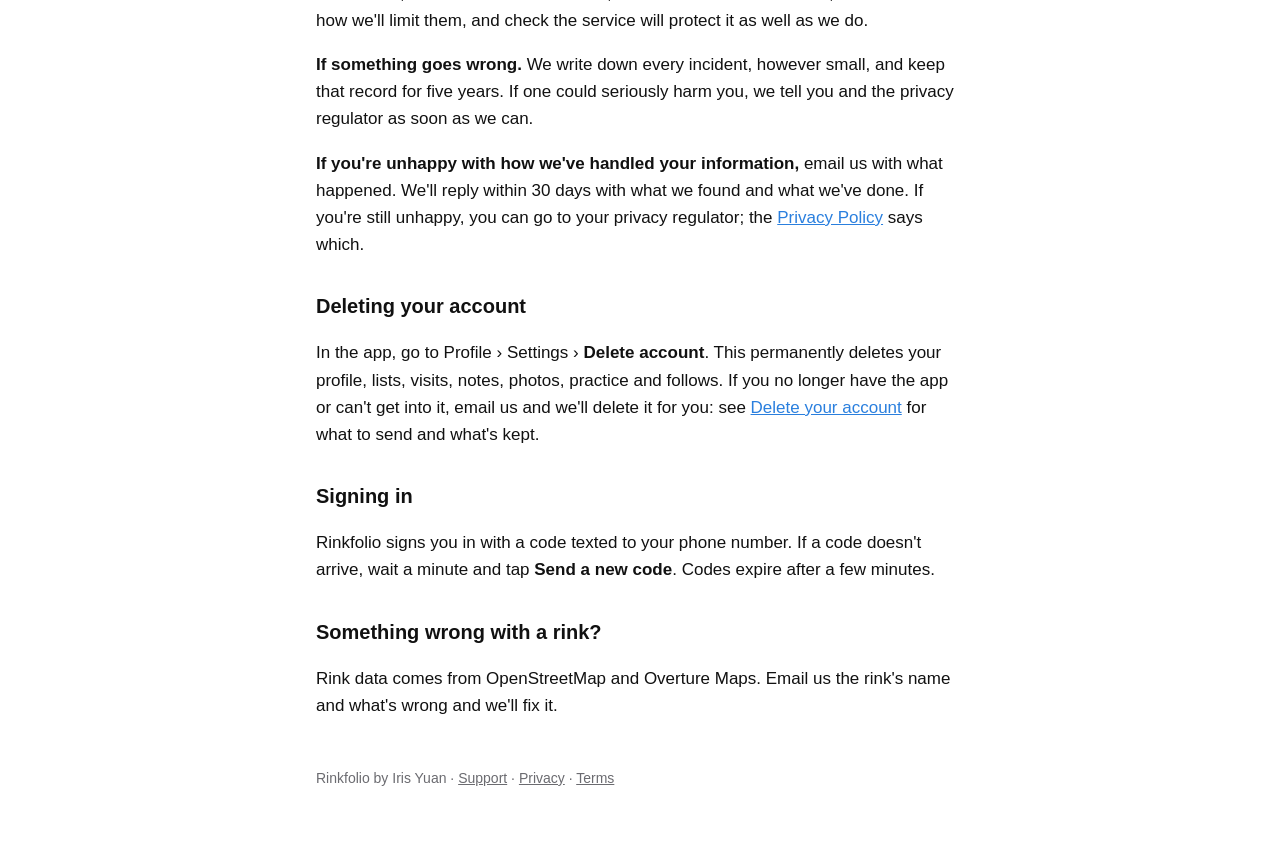
<file: support.html>
<!doctype html>
<html lang="en">
<head>
<meta charset="utf-8">
<meta name="viewport" content="width=device-width, initial-scale=1">
<title>Support · Rinkfolio</title>
<meta name="description" content="Get help with Rinkfolio: reporting, blocking, signing in, deleting your account and rink corrections.">
<link rel="canonical" href="https://rinkfolio.com/support">
<link rel="icon" href="favicon.ico" sizes="any">
<link rel="icon" type="image/png" sizes="48x48" href="favicon-48.png">
<link rel="icon" type="image/png" sizes="96x96" href="favicon-96.png">
<link rel="icon" type="image/png" sizes="192x192" href="favicon-192.png">
<link rel="apple-touch-icon" href="apple-touch-icon.png">
<link rel="stylesheet" href="style.css?v=8">
</head>
<body>
<main>
<header><a href="./"><img src="logo.png" alt="">Rinkfolio</a><nav class="topnav" aria-label="Menu"><a href="faq">FAQ</a><a href="support" aria-current="page">Support</a><a class="lang" href="fr/support" hreflang="fr-CA" lang="fr-CA" title="Lire en français"><svg aria-hidden="true" width="15" height="15" viewBox="0 0 24 24" fill="none" stroke="currentColor" stroke-width="2" stroke-linecap="round" stroke-linejoin="round"><circle cx="12" cy="12" r="10"/><path d="M2 12h20"/><path d="M12 2a15.3 15.3 0 0 1 4 10 15.3 15.3 0 0 1-4 10 15.3 15.3 0 0 1-4-10 15.3 15.3 0 0 1 4-10z"/></svg>Français</a></nav></header>
<h1>Support</h1>
<p class="updated"><a href="fr/support" hreflang="fr-CA" lang="fr-CA">Version française</a></p>
<p class="updated">We usually reply within two days.</p>
<div class="card">
<p style="margin:0">Email <a href="mailto:rinkfolioapp@gmail.com">rinkfolioapp@gmail.com</a> with questions, bug reports, rink corrections or feedback. In the app, you can also suggest a missing rink, send an idea or report a bug from Profile › Settings › Suggest a rink, Suggest an idea for Rinkfolio or Report a bug.</p>
</div>

<h2>Reporting a skater, note, photo or win</h2>
<p>On the skater's profile, tap <strong>•••</strong>, then <strong>Report</strong>, and choose a reason. To report one note, photo or shared win, tap its <strong>•••</strong>. If you think it's illegal, choose <strong>Illegal content</strong> and say why. Someone reviews every report within 24 hours, and the app tells you what we decided, in Notifications.</p>

<h2>Reporting illegal content without an account</h2>
<p>Email <a href="mailto:rinkfolioapp@gmail.com">rinkfolioapp@gmail.com</a> with:</p>
<ul>
<li>the skater's @username, and which note, photo or win (the rink and the day help);</li>
<li>why you think it's illegal;</li>
<li>your name and email;</li>
<li>a statement that you believe your report is accurate and complete.</li>
</ul>
<p>We'll confirm we got it, review it within 24 hours, and tell you what we decided.</p>
<p>Anything that puts a child at risk is looked at first. See our <a href="child-safety">child safety standards</a>.</p>

<h2 id="intimate">Asking us to remove an intimate image</h2>
<p>If someone posted an intimate photo of you, or of someone you're allowed to act for, without consent, you can ask us to remove it, with or without a Rinkfolio account.</p>
<p><strong>In the app:</strong> tap the photo's <strong>•••</strong>, then <strong>Report photo</strong>, then <strong>Intimate image shared without consent</strong>. It's hidden from everyone at once.</p>
<p><strong>Without an account</strong>, or for a profile photo, email <a href="mailto:rinkfolioapp@gmail.com?subject=Intimate%20image%20removal">rinkfolioapp@gmail.com</a> with:</p>
<ul>
<li>your full name, as your signature;</li>
<li>where the photo is: the skater's @username and the rink or day it's on (a screenshot helps);</li>
<li>a statement that you believe in good faith it was shared without the consent of the person shown (and, if that isn't you, that you're allowed to act for them);</li>
<li>how to reach you.</li>
</ul>
<div class="card">
<p style="margin:0">We remove it within 48 hours of a request with those four things, along with any copies of it we know about, and stop the same file being posted again. We'll tell you when it's done.</p>
</div>
<p>If you're under 18, or the image shows someone under 18, NCMEC's free <a href="https://takeitdown.ncmec.org">Take It Down</a> service can also help get it removed from other sites.</p>

<h2>Disagreeing with a decision</h2>
<p>If we removed something of yours, suspended your account, or decided about something you reported, and you think we got it wrong, email us within 6 months. Someone will look at it again and reply.</p>

<h2 id="complaints">Complaints</h2>
<p>You can complain to us, with or without an account, about:</p>
<ul>
<li>something on Rinkfolio you think is illegal or harmful, or breaks our <a href="terms">terms</a>;</li>
<li>a decision we made: removing something of yours, suspending your account, or what we decided about a report;</li>
<li>how we use your personal data;</li>
<li>anything else about how we keep people safe, or how we follow the law.</li>
</ul>
<p>Email <a href="mailto:rinkfolioapp@gmail.com">rinkfolioapp@gmail.com</a> with "Complaint" in the subject, what it's about (a link or @username helps) and what you'd like us to do. For a decision about you, please write within 6 months.</p>
<p><strong>What happens next.</strong> We reply within 2 days to say we have it (always within 30 days). We look at it again, tell you what we found and what we did, and undo what we can if we got it wrong.</p>
<p><strong>If you're not happy with our answer:</strong></p>
<ul>
<li>About your data: in the UK, the <a href="https://ico.org.uk/make-a-complaint/">Information Commissioner's Office (ICO)</a>; in the EU or EEA, <a href="https://www.edpb.europa.eu/about-edpb/about-edpb/members_en">your country's data protection authority</a>; in Canada, the <a href="https://www.priv.gc.ca">Privacy Commissioner</a>; in Quebec, the <a href="https://www.cai.gouv.qc.ca">Commission d'accès à l'information</a>.</li>
<li>About online safety in the UK, you can tell <a href="https://www.ofcom.org.uk/online-safety">Ofcom</a>. Ofcom doesn't decide individual complaints, but uses them to check services follow the rules.</li>
<li>You can also go to a court in your country.</li>
</ul>

<h2>Blocking a skater</h2>
<p>Tap <strong>•••</strong> on the skater's profile, or on one of their notes or photos, then <strong>Block</strong>. You'll stop following each other and won't see each other's activity. To unblock, go to Profile › Settings › Blocked skaters.</p>

<h2>Your data</h2>
<p>In the app, go to Profile › Settings › <strong>Privacy</strong> to download a copy of everything in your account (<strong>Download my data</strong>), and to choose whether crash reports are sent and the days you open the app are counted. For anything else (correcting something, or a question about your data), email us and we'll answer within 30 days. See the <a href="privacy">Privacy Policy</a>.</p>

<h2 id="looking-after">How we look after your information</h2>
<p><strong>Who's in charge.</strong> Rinkfolio's founder is responsible for protecting your personal information (the person in charge of the protection of personal information, in Quebec's terms), and is the only person who can see it. Contact: <a href="mailto:rinkfolioapp@gmail.com">rinkfolioapp@gmail.com</a>.</p>
<p><strong>What we keep, and for how long.</strong> We keep your account's information while you have the account, and delete it all when you delete the account: from our database straight away, and from our providers' backups within a few weeks, when those expire. Some things go sooner, like the days you opened the app, after 13 months. The <a href="privacy">Privacy Policy</a> lists each one.</p>
<p><strong>Before anything new.</strong> Before we add a feature or a service that handles your information, or send it somewhere new, we write down what it needs, the risks and how we'll limit them, and check the service will protect it as well as we do.</p>
<p><strong>If something goes wrong.</strong> We write down every incident, however small, and keep that record for five years. If one could seriously harm you, we tell you and the privacy regulator as soon as we can.</p>
<p><strong>If you're unhappy with how we've handled your information,</strong> email us with what happened. We'll reply within 30 days with what we found and what we've done. If you're still unhappy, you can go to your privacy regulator; the <a href="privacy">Privacy Policy</a> says which.</p>

<h2>Deleting your account</h2>
<p>In the app, go to Profile › Settings › <strong>Delete account</strong>. This permanently deletes your profile, lists, visits, notes, photos, practice and follows. If you no longer have the app or can't get into it, email us and we'll delete it for you: see <a href="delete-account">Delete your account</a> for what to send and what's kept.</p>

<h2>Signing in</h2>
<p>Rinkfolio signs you in with a code texted to your phone number. If a code doesn't arrive, wait a minute and tap <strong>Send a new code</strong>. Codes expire after a few minutes.</p>

<h2>Something wrong with a rink?</h2>
<p>Rink data comes from OpenStreetMap and Overture Maps. Email us the rink's name and what's wrong and we'll fix it.</p>
<footer>Rinkfolio by Iris Yuan · <a href="support">Support</a> · <a href="privacy">Privacy</a> · <a href="terms">Terms</a></footer>
</main>
</body>
</html>
</file>
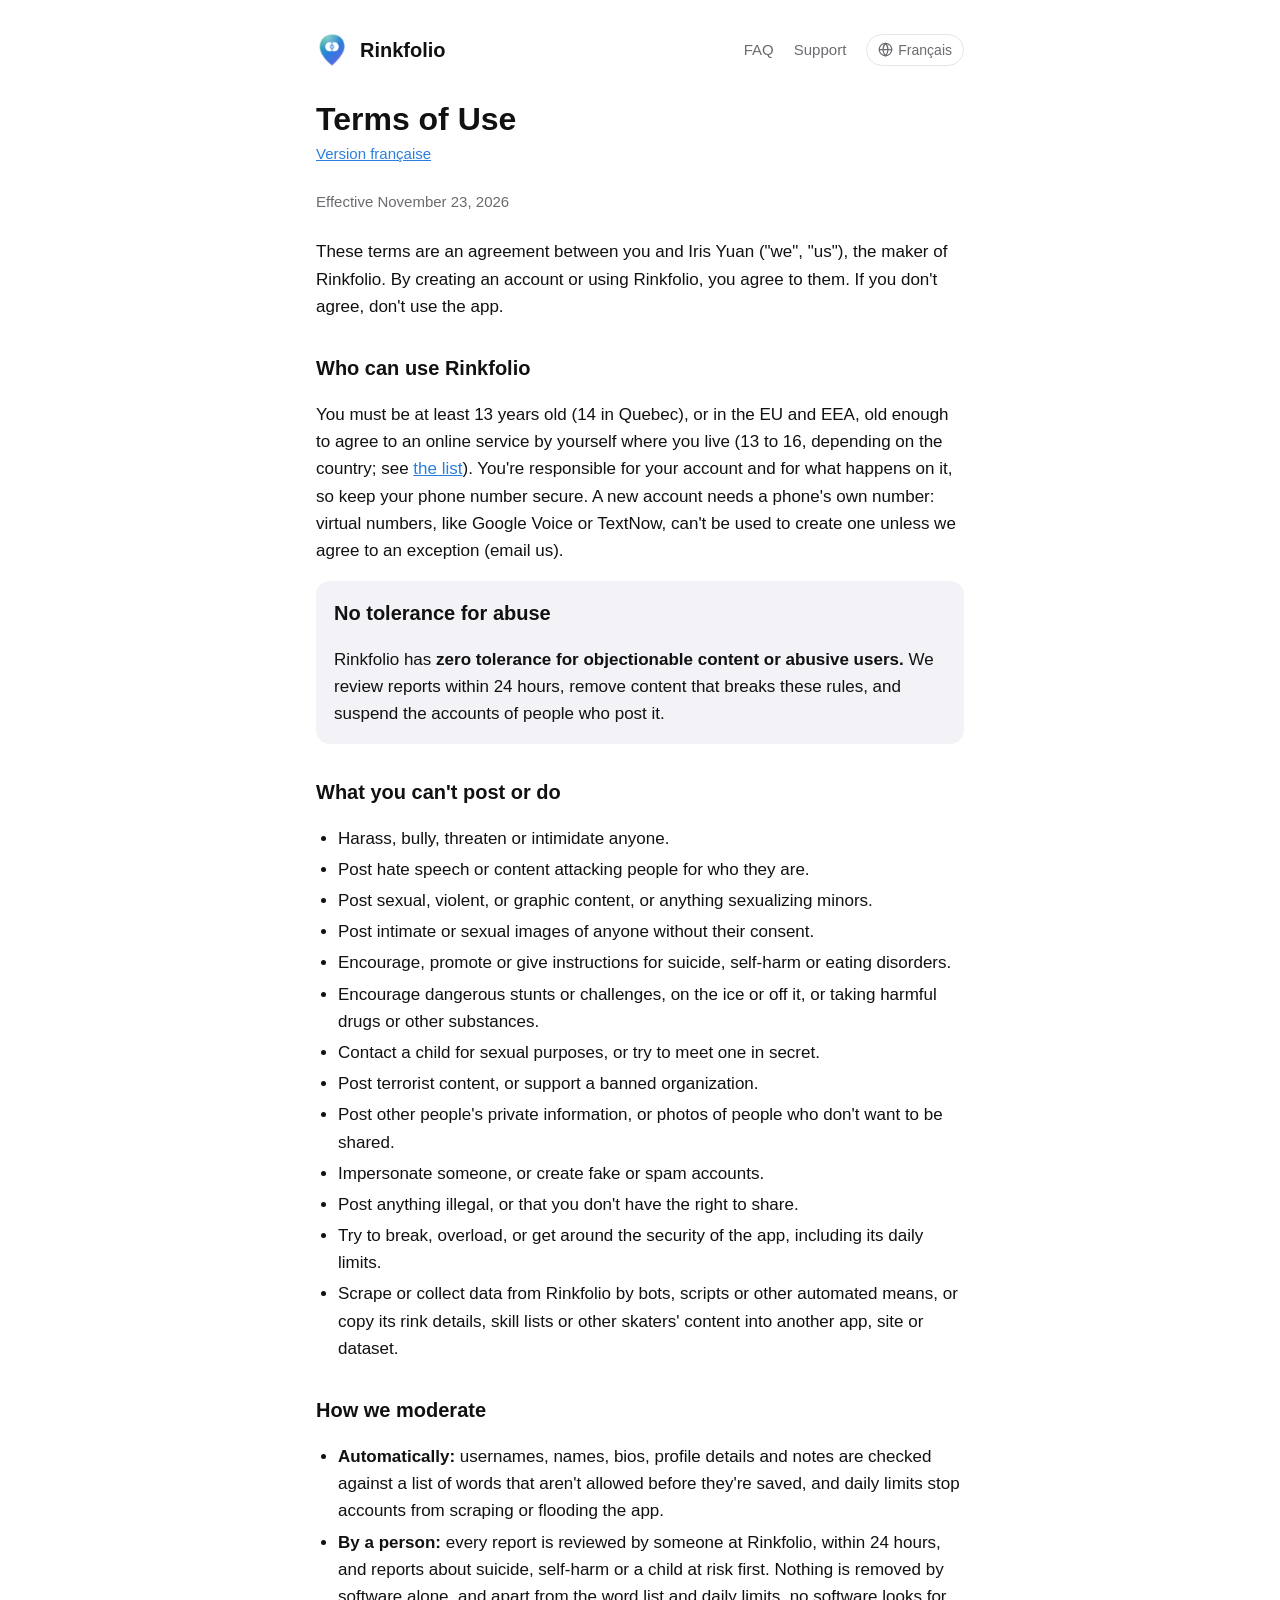
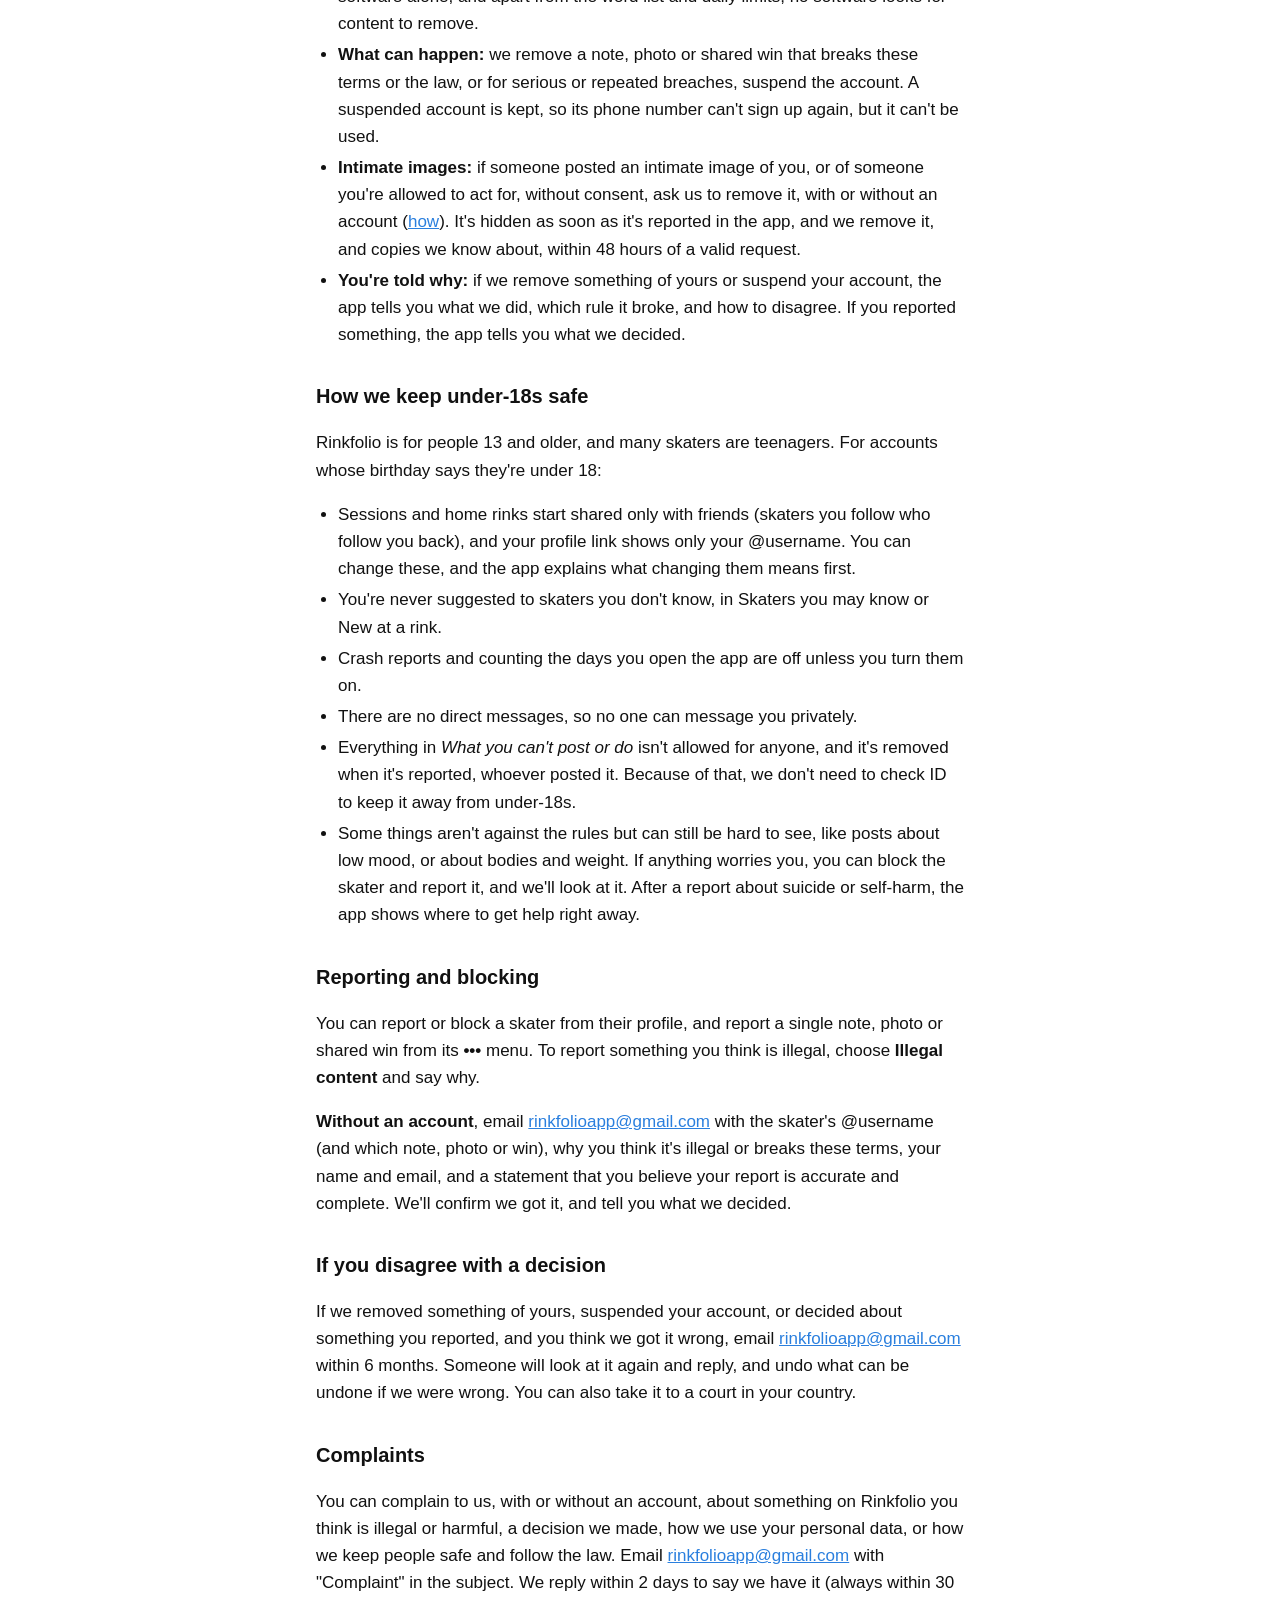
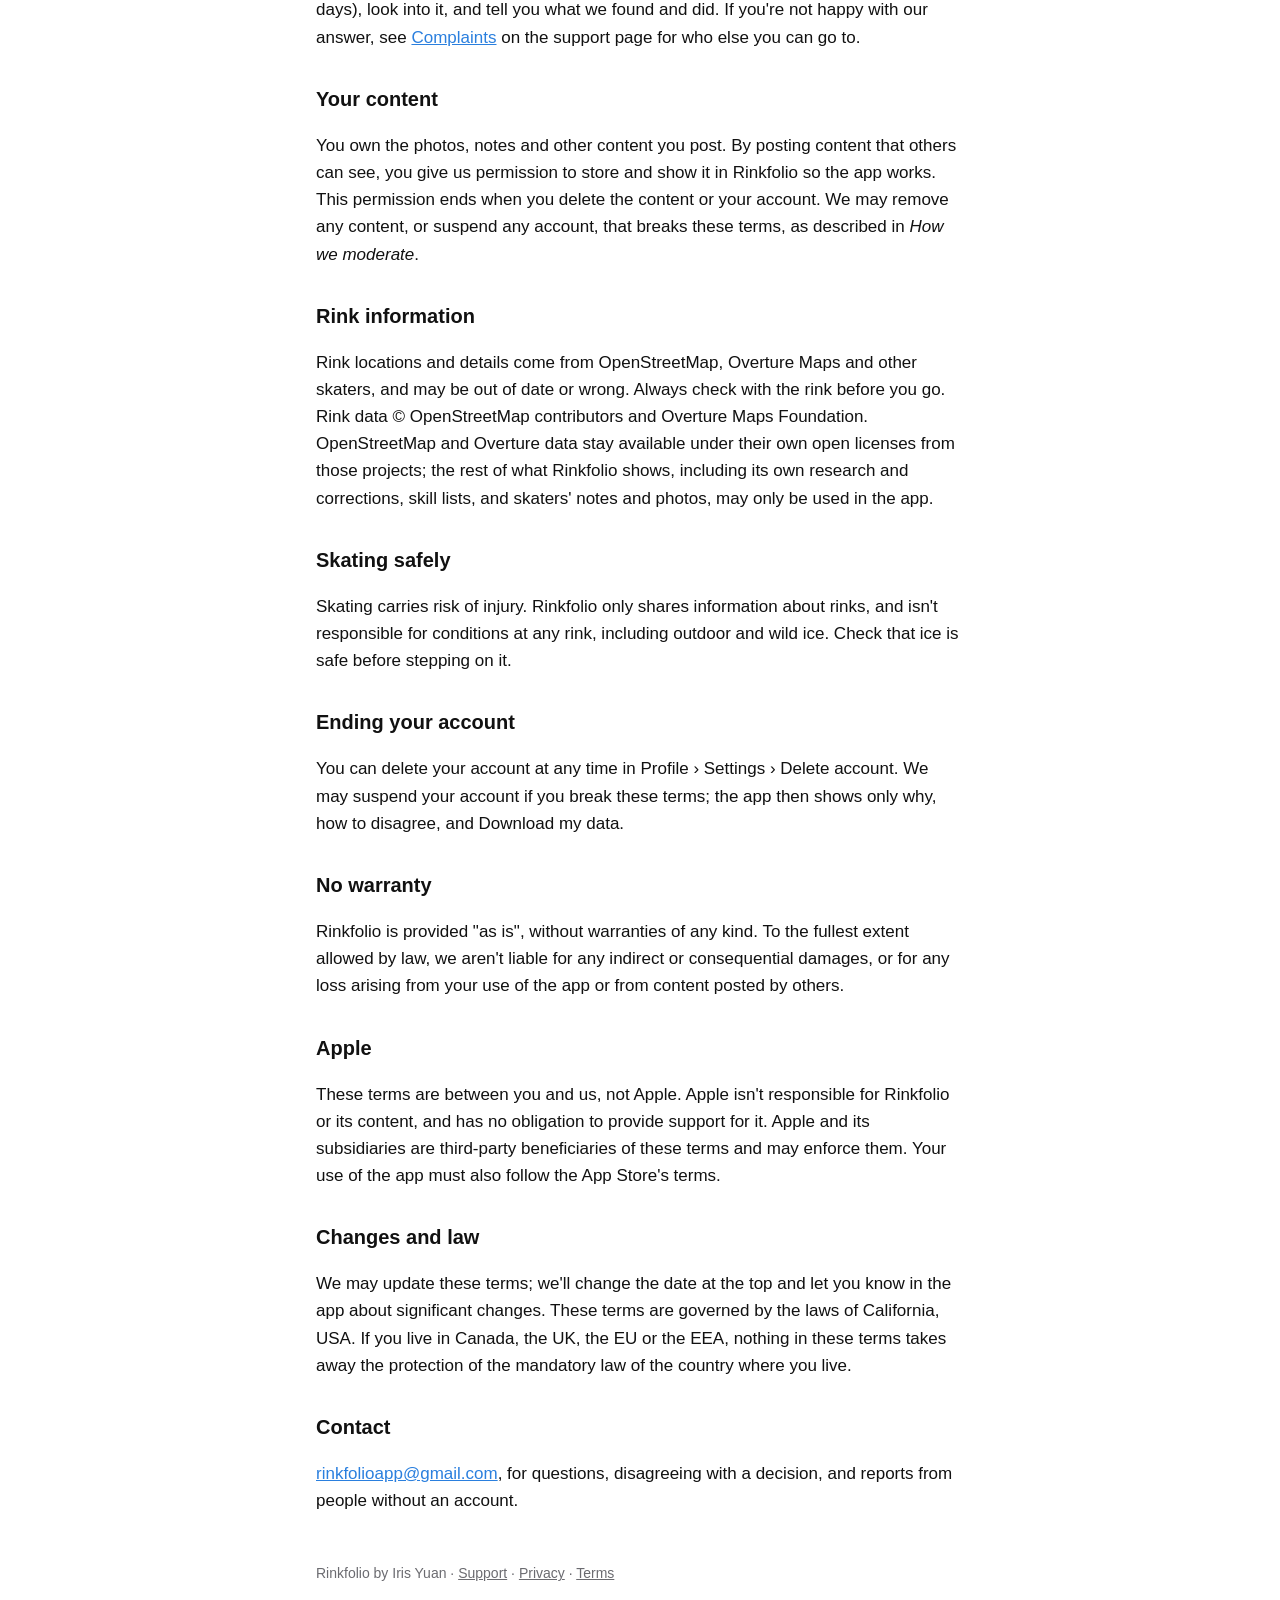
<file: terms.html>
<!doctype html>
<html lang="en">
<head>
<meta charset="utf-8">
<meta name="viewport" content="width=device-width, initial-scale=1">
<title>Terms of Use · Rinkfolio</title>
<meta name="description" content="The terms for using Rinkfolio.">
<link rel="canonical" href="https://rinkfolio.com/terms">
<link rel="icon" href="favicon.ico" sizes="any">
<link rel="icon" type="image/png" sizes="48x48" href="favicon-48.png">
<link rel="icon" type="image/png" sizes="96x96" href="favicon-96.png">
<link rel="icon" type="image/png" sizes="192x192" href="favicon-192.png">
<link rel="apple-touch-icon" href="apple-touch-icon.png">
<link rel="stylesheet" href="style.css?v=8">
</head>
<body>
<main>
<header><a href="./"><img src="logo.png" alt="">Rinkfolio</a><nav class="topnav" aria-label="Menu"><a href="faq">FAQ</a><a href="support">Support</a><a class="lang" href="fr/terms" hreflang="fr-CA" lang="fr-CA" title="Lire en français"><svg aria-hidden="true" width="15" height="15" viewBox="0 0 24 24" fill="none" stroke="currentColor" stroke-width="2" stroke-linecap="round" stroke-linejoin="round"><circle cx="12" cy="12" r="10"/><path d="M2 12h20"/><path d="M12 2a15.3 15.3 0 0 1 4 10 15.3 15.3 0 0 1-4 10 15.3 15.3 0 0 1-4-10 15.3 15.3 0 0 1 4-10z"/></svg>Français</a></nav></header>
<h1>Terms of Use</h1>
<p class="updated"><a href="fr/terms" hreflang="fr-CA" lang="fr-CA">Version française</a></p>
<p class="updated">Effective November 23, 2026</p>

<p>These terms are an agreement between you and Iris Yuan ("we", "us"), the maker of Rinkfolio. By creating an account or using Rinkfolio, you agree to them. If you don't agree, don't use the app.</p>

<h2>Who can use Rinkfolio</h2>
<p>You must be at least 13 years old (14 in Quebec), or in the EU and EEA, old enough to agree to an online service by yourself where you live (13 to 16, depending on the country; see <a href="privacy#children">the list</a>). You're responsible for your account and for what happens on it, so keep your phone number secure. A new account needs a phone's own number: virtual numbers, like Google Voice or TextNow, can't be used to create one unless we agree to an exception (email us).</p>

<div class="card">
<h2 style="margin-top:0">No tolerance for abuse</h2>
<p style="margin-bottom:0">Rinkfolio has <strong>zero tolerance for objectionable content or abusive users.</strong> We review reports within 24 hours, remove content that breaks these rules, and suspend the accounts of people who post it.</p>
</div>

<h2>What you can't post or do</h2>
<ul>
<li>Harass, bully, threaten or intimidate anyone.</li>
<li>Post hate speech or content attacking people for who they are.</li>
<li>Post sexual, violent, or graphic content, or anything sexualizing minors.</li>
<li>Post intimate or sexual images of anyone without their consent.</li>
<li>Encourage, promote or give instructions for suicide, self-harm or eating disorders.</li>
<li>Encourage dangerous stunts or challenges, on the ice or off it, or taking harmful drugs or other substances.</li>
<li>Contact a child for sexual purposes, or try to meet one in secret.</li>
<li>Post terrorist content, or support a banned organization.</li>
<li>Post other people's private information, or photos of people who don't want to be shared.</li>
<li>Impersonate someone, or create fake or spam accounts.</li>
<li>Post anything illegal, or that you don't have the right to share.</li>
<li>Try to break, overload, or get around the security of the app, including its daily limits.</li>
<li>Scrape or collect data from Rinkfolio by bots, scripts or other automated means, or copy its rink details, skill lists or other skaters' content into another app, site or dataset.</li>
</ul>

<h2>How we moderate</h2>
<ul>
<li><strong>Automatically:</strong> usernames, names, bios, profile details and notes are checked against a list of words that aren't allowed before they're saved, and daily limits stop accounts from scraping or flooding the app.</li>
<li><strong>By a person:</strong> every report is reviewed by someone at Rinkfolio, within 24 hours, and reports about suicide, self-harm or a child at risk first. Nothing is removed by software alone, and apart from the word list and daily limits, no software looks for content to remove.</li>
<li><strong>What can happen:</strong> we remove a note, photo or shared win that breaks these terms or the law, or for serious or repeated breaches, suspend the account. A suspended account is kept, so its phone number can't sign up again, but it can't be used.</li>
<li><strong>Intimate images:</strong> if someone posted an intimate image of you, or of someone you're allowed to act for, without consent, ask us to remove it, with or without an account (<a href="support#intimate">how</a>). It's hidden as soon as it's reported in the app, and we remove it, and copies we know about, within 48 hours of a valid request.</li>
<li><strong>You're told why:</strong> if we remove something of yours or suspend your account, the app tells you what we did, which rule it broke, and how to disagree. If you reported something, the app tells you what we decided.</li>
</ul>

<h2 id="under-18">How we keep under-18s safe</h2>
<p>Rinkfolio is for people 13 and older, and many skaters are teenagers. For accounts whose birthday says they're under 18:</p>
<ul>
<li>Sessions and home rinks start shared only with friends (skaters you follow who follow you back), and your profile link shows only your @username. You can change these, and the app explains what changing them means first.</li>
<li>You're never suggested to skaters you don't know, in Skaters you may know or New at a rink.</li>
<li>Crash reports and counting the days you open the app are off unless you turn them on.</li>
<li>There are no direct messages, so no one can message you privately.</li>
<li>Everything in <em>What you can't post or do</em> isn't allowed for anyone, and it's removed when it's reported, whoever posted it. Because of that, we don't need to check ID to keep it away from under-18s.</li>
<li>Some things aren't against the rules but can still be hard to see, like posts about low mood, or about bodies and weight. If anything worries you, you can block the skater and report it, and we'll look at it. After a report about suicide or self-harm, the app shows where to get help right away.</li>
</ul>

<h2>Reporting and blocking</h2>
<p>You can report or block a skater from their profile, and report a single note, photo or shared win from its <strong>•••</strong> menu. To report something you think is illegal, choose <strong>Illegal content</strong> and say why.</p>
<p><strong>Without an account</strong>, email <a href="mailto:rinkfolioapp@gmail.com">rinkfolioapp@gmail.com</a> with the skater's @username (and which note, photo or win), why you think it's illegal or breaks these terms, your name and email, and a statement that you believe your report is accurate and complete. We'll confirm we got it, and tell you what we decided.</p>

<h2>If you disagree with a decision</h2>
<p>If we removed something of yours, suspended your account, or decided about something you reported, and you think we got it wrong, email <a href="mailto:rinkfolioapp@gmail.com">rinkfolioapp@gmail.com</a> within 6 months. Someone will look at it again and reply, and undo what can be undone if we were wrong. You can also take it to a court in your country.</p>

<h2 id="complaints">Complaints</h2>
<p>You can complain to us, with or without an account, about something on Rinkfolio you think is illegal or harmful, a decision we made, how we use your personal data, or how we keep people safe and follow the law. Email <a href="mailto:rinkfolioapp@gmail.com">rinkfolioapp@gmail.com</a> with "Complaint" in the subject. We reply within 2 days to say we have it (always within 30 days), look into it, and tell you what we found and did. If you're not happy with our answer, see <a href="support#complaints">Complaints</a> on the support page for who else you can go to.</p>

<h2>Your content</h2>
<p>You own the photos, notes and other content you post. By posting content that others can see, you give us permission to store and show it in Rinkfolio so the app works. This permission ends when you delete the content or your account. We may remove any content, or suspend any account, that breaks these terms, as described in <em>How we moderate</em>.</p>

<h2>Rink information</h2>
<p>Rink locations and details come from OpenStreetMap, Overture Maps and other skaters, and may be out of date or wrong. Always check with the rink before you go. Rink data © OpenStreetMap contributors and Overture Maps Foundation. OpenStreetMap and Overture data stay available under their own open licenses from those projects; the rest of what Rinkfolio shows, including its own research and corrections, skill lists, and skaters' notes and photos, may only be used in the app.</p>

<h2>Skating safely</h2>
<p>Skating carries risk of injury. Rinkfolio only shares information about rinks, and isn't responsible for conditions at any rink, including outdoor and wild ice. Check that ice is safe before stepping on it.</p>

<h2>Ending your account</h2>
<p>You can delete your account at any time in Profile › Settings › Delete account. We may suspend your account if you break these terms; the app then shows only why, how to disagree, and Download my data.</p>

<h2>No warranty</h2>
<p>Rinkfolio is provided "as is", without warranties of any kind. To the fullest extent allowed by law, we aren't liable for any indirect or consequential damages, or for any loss arising from your use of the app or from content posted by others.</p>

<h2>Apple</h2>
<p>These terms are between you and us, not Apple. Apple isn't responsible for Rinkfolio or its content, and has no obligation to provide support for it. Apple and its subsidiaries are third-party beneficiaries of these terms and may enforce them. Your use of the app must also follow the App Store's terms.</p>

<h2>Changes and law</h2>
<p>We may update these terms; we'll change the date at the top and let you know in the app about significant changes. These terms are governed by the laws of California, USA. If you live in Canada, the UK, the EU or the EEA, nothing in these terms takes away the protection of the mandatory law of the country where you live.</p>

<h2>Contact</h2>
<p><a href="mailto:rinkfolioapp@gmail.com">rinkfolioapp@gmail.com</a>, for questions, disagreeing with a decision, and reports from people without an account.</p>
<footer>Rinkfolio by Iris Yuan · <a href="support">Support</a> · <a href="privacy">Privacy</a> · <a href="terms">Terms</a></footer>
</main>
</body>
</html>
</file>
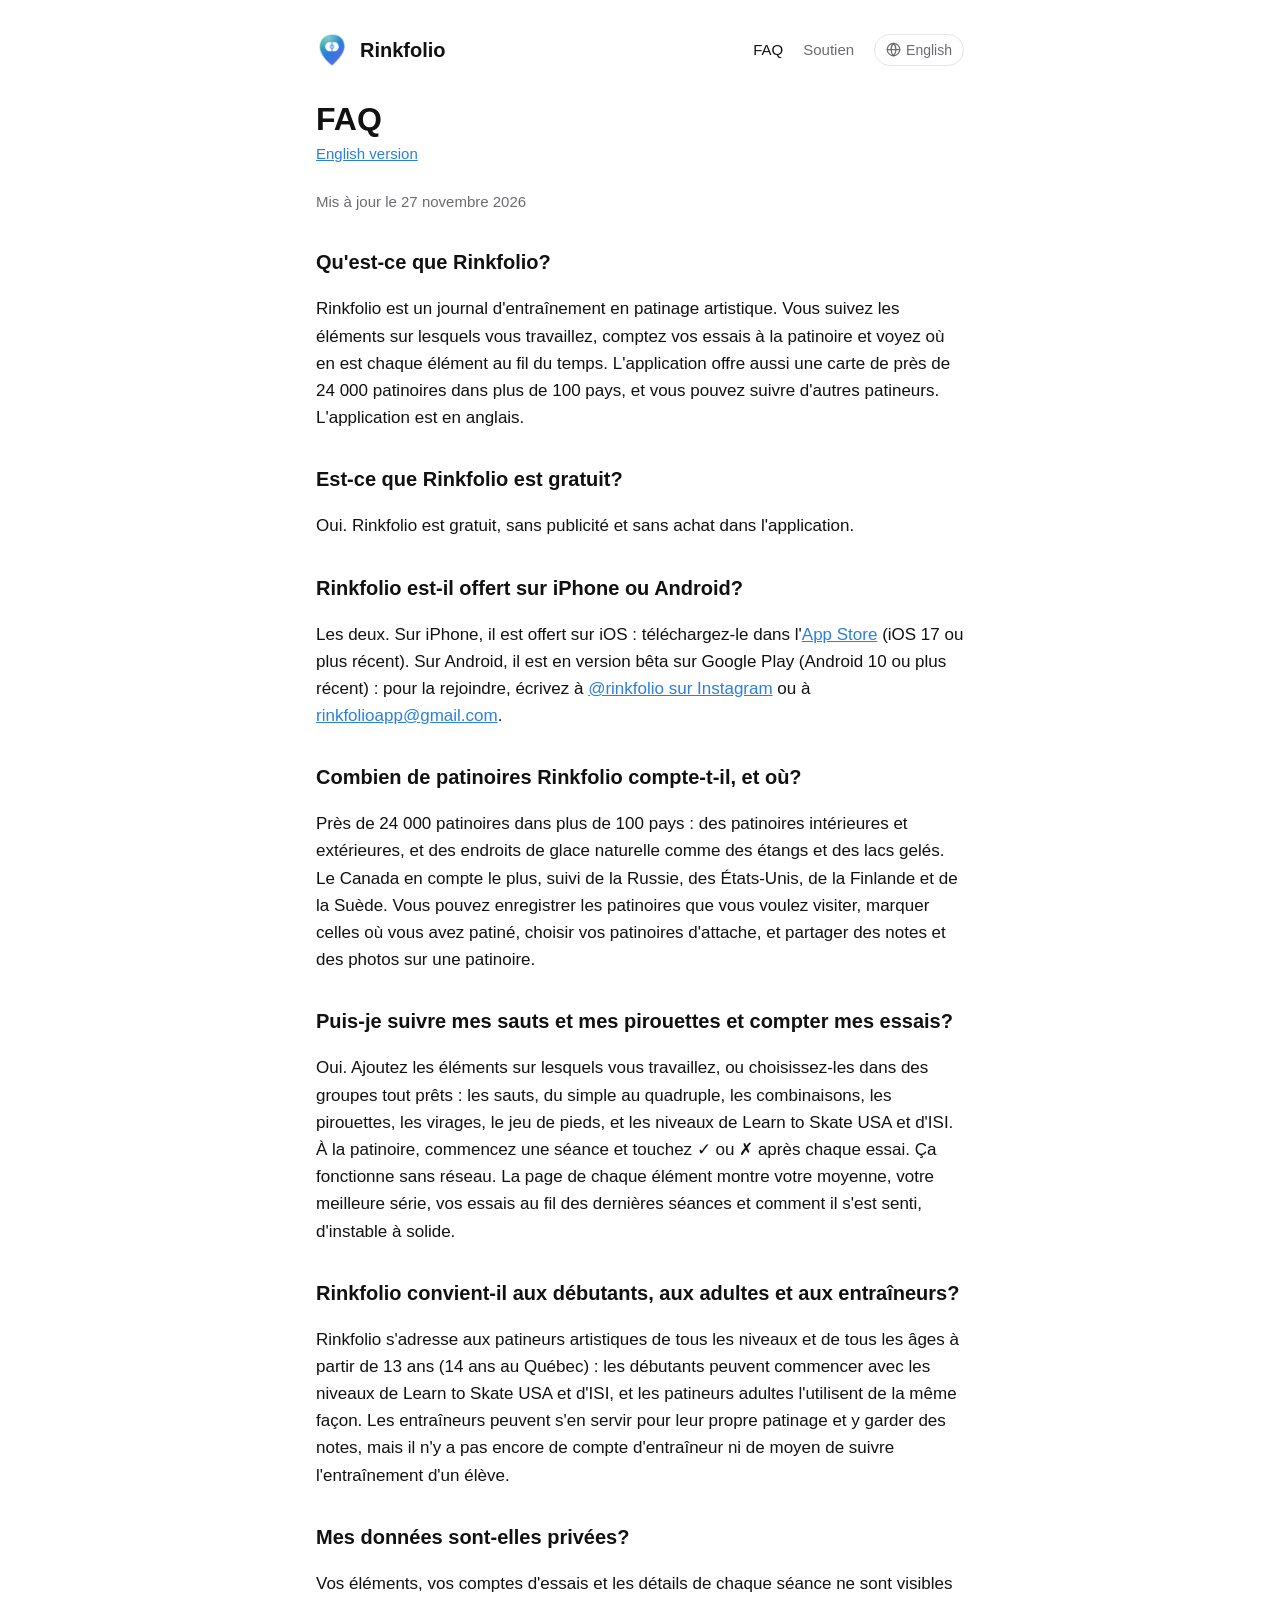
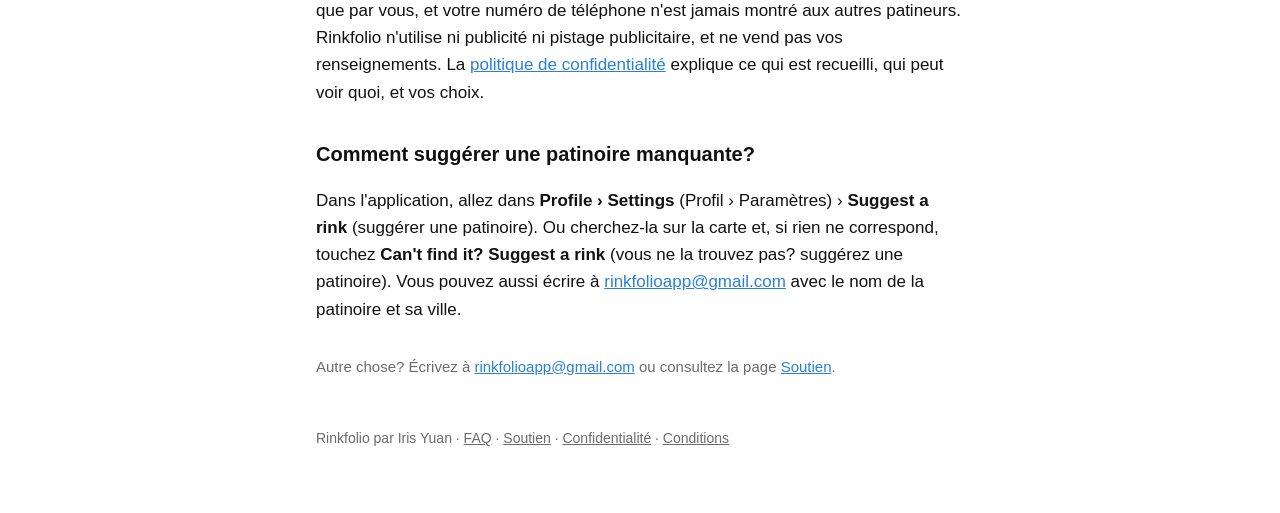
<file: fr/faq.html>
<!doctype html>
<html lang="fr-CA">
<head>
<!-- Traduction de faq.html (anglais), non révisée par un traducteur professionnel. -->
<meta charset="utf-8">
<meta name="viewport" content="width=device-width, initial-scale=1">
<title>FAQ · Rinkfolio</title>
<meta name="description" content="Ce qu'est Rinkfolio, ce qu'il coûte, sur quels téléphones il est offert, combien de patinoires il compte, et comment il suit les sauts, les pirouettes et les essais.">
<link rel="canonical" href="https://rinkfolio.com/fr/faq">
<link rel="alternate" hreflang="en" href="https://rinkfolio.com/faq">
<link rel="alternate" hreflang="fr-CA" href="https://rinkfolio.com/fr/faq">
<link rel="icon" href="../favicon.ico" sizes="any">
<link rel="icon" type="image/png" sizes="48x48" href="../favicon-48.png">
<link rel="icon" type="image/png" sizes="96x96" href="../favicon-96.png">
<link rel="icon" type="image/png" sizes="192x192" href="../favicon-192.png">
<link rel="apple-touch-icon" href="../apple-touch-icon.png">
<script type="application/ld+json">
{
  "@context": "https://schema.org",
  "@type": "FAQPage",
  "inLanguage": "fr-CA",
  "mainEntity": [
    {
      "@type": "Question",
      "name": "Qu'est-ce que Rinkfolio?",
      "acceptedAnswer": {
        "@type": "Answer",
        "text": "Rinkfolio est un journal d'entraînement en patinage artistique. Vous suivez les éléments sur lesquels vous travaillez, comptez vos essais à la patinoire et voyez où en est chaque élément au fil du temps. L'application offre aussi une carte de près de 24 000 patinoires dans plus de 100 pays, et vous pouvez suivre d'autres patineurs. L'application est en anglais."
      }
    },
    {
      "@type": "Question",
      "name": "Est-ce que Rinkfolio est gratuit?",
      "acceptedAnswer": {
        "@type": "Answer",
        "text": "Oui. Rinkfolio est gratuit, sans publicité et sans achat dans l'application."
      }
    },
    {
      "@type": "Question",
      "name": "Rinkfolio est-il offert sur iPhone ou Android?",
      "acceptedAnswer": {
        "@type": "Answer",
        "text": "Les deux. Sur iPhone, il est offert sur iOS : téléchargez-le dans l'App Store (iOS 17 ou plus récent). Sur Android, il est en version bêta sur Google Play (Android 10 ou plus récent) : pour la rejoindre, écrivez à @rinkfolio sur Instagram ou à rinkfolioapp@gmail.com."
      }
    },
    {
      "@type": "Question",
      "name": "Combien de patinoires Rinkfolio compte-t-il, et où?",
      "acceptedAnswer": {
        "@type": "Answer",
        "text": "Près de 24 000 patinoires dans plus de 100 pays : des patinoires intérieures et extérieures, et des endroits de glace naturelle comme des étangs et des lacs gelés. Le Canada en compte le plus, suivi de la Russie, des États-Unis, de la Finlande et de la Suède. Vous pouvez enregistrer les patinoires que vous voulez visiter, marquer celles où vous avez patiné, choisir vos patinoires d'attache, et partager des notes et des photos sur une patinoire."
      }
    },
    {
      "@type": "Question",
      "name": "Puis-je suivre mes sauts et mes pirouettes et compter mes essais?",
      "acceptedAnswer": {
        "@type": "Answer",
        "text": "Oui. Ajoutez les éléments sur lesquels vous travaillez, ou choisissez-les dans des groupes tout prêts : les sauts, du simple au quadruple, les combinaisons, les pirouettes, les virages, le jeu de pieds, et les niveaux de Learn to Skate USA et d'ISI. À la patinoire, commencez une séance et touchez ✓ ou ✗ après chaque essai. Ça fonctionne sans réseau. La page de chaque élément montre votre moyenne, votre meilleure série, vos essais au fil des dernières séances et comment il s'est senti, d'instable à solide."
      }
    },
    {
      "@type": "Question",
      "name": "Rinkfolio convient-il aux débutants, aux adultes et aux entraîneurs?",
      "acceptedAnswer": {
        "@type": "Answer",
        "text": "Rinkfolio s'adresse aux patineurs artistiques de tous les niveaux et de tous les âges à partir de 13 ans (14 ans au Québec) : les débutants peuvent commencer avec les niveaux de Learn to Skate USA et d'ISI, et les patineurs adultes l'utilisent de la même façon. Les entraîneurs peuvent s'en servir pour leur propre patinage et y garder des notes, mais il n'y a pas encore de compte d'entraîneur ni de moyen de suivre l'entraînement d'un élève."
      }
    },
    {
      "@type": "Question",
      "name": "Mes données sont-elles privées?",
      "acceptedAnswer": {
        "@type": "Answer",
        "text": "Vos éléments, vos comptes d'essais et les détails de chaque séance ne sont visibles que par vous, et votre numéro de téléphone n'est jamais montré aux autres patineurs. Rinkfolio n'utilise ni publicité ni pistage publicitaire, et ne vend pas vos renseignements. La politique de confidentialité, à https://rinkfolio.com/fr/privacy, explique ce qui est recueilli, qui peut voir quoi, et vos choix."
      }
    },
    {
      "@type": "Question",
      "name": "Comment suggérer une patinoire manquante?",
      "acceptedAnswer": {
        "@type": "Answer",
        "text": "Dans l'application, allez dans Profile › Settings (Profil › Paramètres) › Suggest a rink (suggérer une patinoire). Ou cherchez-la sur la carte et, si rien ne correspond, touchez Can't find it? Suggest a rink (vous ne la trouvez pas? suggérez une patinoire). Vous pouvez aussi écrire à rinkfolioapp@gmail.com avec le nom de la patinoire et sa ville."
      }
    }
  ]
}
</script>
<link rel="stylesheet" href="../style.css?v=8">
</head>
<body>
<main>
<header><a href="./"><img src="../logo.png" alt="">Rinkfolio</a><nav class="topnav" aria-label="Menu"><a href="faq" aria-current="page">FAQ</a><a href="support">Soutien</a><a class="lang" href="../faq" hreflang="en" lang="en" title="Read in English"><svg aria-hidden="true" width="15" height="15" viewBox="0 0 24 24" fill="none" stroke="currentColor" stroke-width="2" stroke-linecap="round" stroke-linejoin="round"><circle cx="12" cy="12" r="10"/><path d="M2 12h20"/><path d="M12 2a15.3 15.3 0 0 1 4 10 15.3 15.3 0 0 1-4 10 15.3 15.3 0 0 1-4-10 15.3 15.3 0 0 1 4-10z"/></svg>English</a></nav></header>
<h1>FAQ</h1>
<p class="updated"><a href="../faq" hreflang="en" lang="en">English version</a></p>
<p class="updated">Mis à jour le 27 novembre 2026</p>

<h2>Qu'est-ce que Rinkfolio?</h2>
<p>Rinkfolio est un journal d'entraînement en patinage artistique. Vous suivez les éléments sur lesquels vous travaillez, comptez vos essais à la patinoire et voyez où en est chaque élément au fil du temps. L'application offre aussi une carte de près de 24 000 patinoires dans plus de 100 pays, et vous pouvez suivre d'autres patineurs. L'application est en anglais.</p>

<h2>Est-ce que Rinkfolio est gratuit?</h2>
<p>Oui. Rinkfolio est gratuit, sans publicité et sans achat dans l'application.</p>

<h2>Rinkfolio est-il offert sur iPhone ou Android?</h2>
<p>Les deux. Sur iPhone, il est offert sur iOS : téléchargez-le dans l'<a href="https://apps.apple.com/app/rinkfolio/id6827989419">App Store</a> (iOS 17 ou plus récent). Sur Android, il est en version bêta sur Google Play (Android 10 ou plus récent) : pour la rejoindre, écrivez à <a href="https://www.instagram.com/rinkfolio/">@rinkfolio sur Instagram</a> ou à <a href="mailto:rinkfolioapp@gmail.com">rinkfolioapp@gmail.com</a>.</p>

<h2>Combien de patinoires Rinkfolio compte-t-il, et où?</h2>
<p>Près de 24 000 patinoires dans plus de 100 pays : des patinoires intérieures et extérieures, et des endroits de glace naturelle comme des étangs et des lacs gelés. Le Canada en compte le plus, suivi de la Russie, des États-Unis, de la Finlande et de la Suède. Vous pouvez enregistrer les patinoires que vous voulez visiter, marquer celles où vous avez patiné, choisir vos patinoires d'attache, et partager des notes et des photos sur une patinoire.</p>

<h2>Puis-je suivre mes sauts et mes pirouettes et compter mes essais?</h2>
<p>Oui. Ajoutez les éléments sur lesquels vous travaillez, ou choisissez-les dans des groupes tout prêts : les sauts, du simple au quadruple, les combinaisons, les pirouettes, les virages, le jeu de pieds, et les niveaux de Learn to Skate USA et d'ISI. À la patinoire, commencez une séance et touchez ✓ ou ✗ après chaque essai. Ça fonctionne sans réseau. La page de chaque élément montre votre moyenne, votre meilleure série, vos essais au fil des dernières séances et comment il s'est senti, d'instable à solide.</p>

<h2>Rinkfolio convient-il aux débutants, aux adultes et aux entraîneurs?</h2>
<p>Rinkfolio s'adresse aux patineurs artistiques de tous les niveaux et de tous les âges à partir de 13 ans (14 ans au Québec) : les débutants peuvent commencer avec les niveaux de Learn to Skate USA et d'ISI, et les patineurs adultes l'utilisent de la même façon. Les entraîneurs peuvent s'en servir pour leur propre patinage et y garder des notes, mais il n'y a pas encore de compte d'entraîneur ni de moyen de suivre l'entraînement d'un élève.</p>

<h2>Mes données sont-elles privées?</h2>
<p>Vos éléments, vos comptes d'essais et les détails de chaque séance ne sont visibles que par vous, et votre numéro de téléphone n'est jamais montré aux autres patineurs. Rinkfolio n'utilise ni publicité ni pistage publicitaire, et ne vend pas vos renseignements. La <a href="privacy">politique de confidentialité</a> explique ce qui est recueilli, qui peut voir quoi, et vos choix.</p>

<h2>Comment suggérer une patinoire manquante?</h2>
<p>Dans l'application, allez dans <strong>Profile › Settings</strong> (Profil › Paramètres) › <strong>Suggest a rink</strong> (suggérer une patinoire). Ou cherchez-la sur la carte et, si rien ne correspond, touchez <strong>Can't find it? Suggest a rink</strong> (vous ne la trouvez pas? suggérez une patinoire). Vous pouvez aussi écrire à <a href="mailto:rinkfolioapp@gmail.com">rinkfolioapp@gmail.com</a> avec le nom de la patinoire et sa ville.</p>

<p class="updated" style="margin-top:32px">Autre chose? Écrivez à <a href="mailto:rinkfolioapp@gmail.com">rinkfolioapp@gmail.com</a> ou consultez la page <a href="support">Soutien</a>.</p>

<footer>Rinkfolio par Iris Yuan · <a href="faq">FAQ</a> · <a href="support">Soutien</a> · <a href="privacy">Confidentialité</a> · <a href="terms">Conditions</a></footer>
</main>
</body>
</html>
</file>
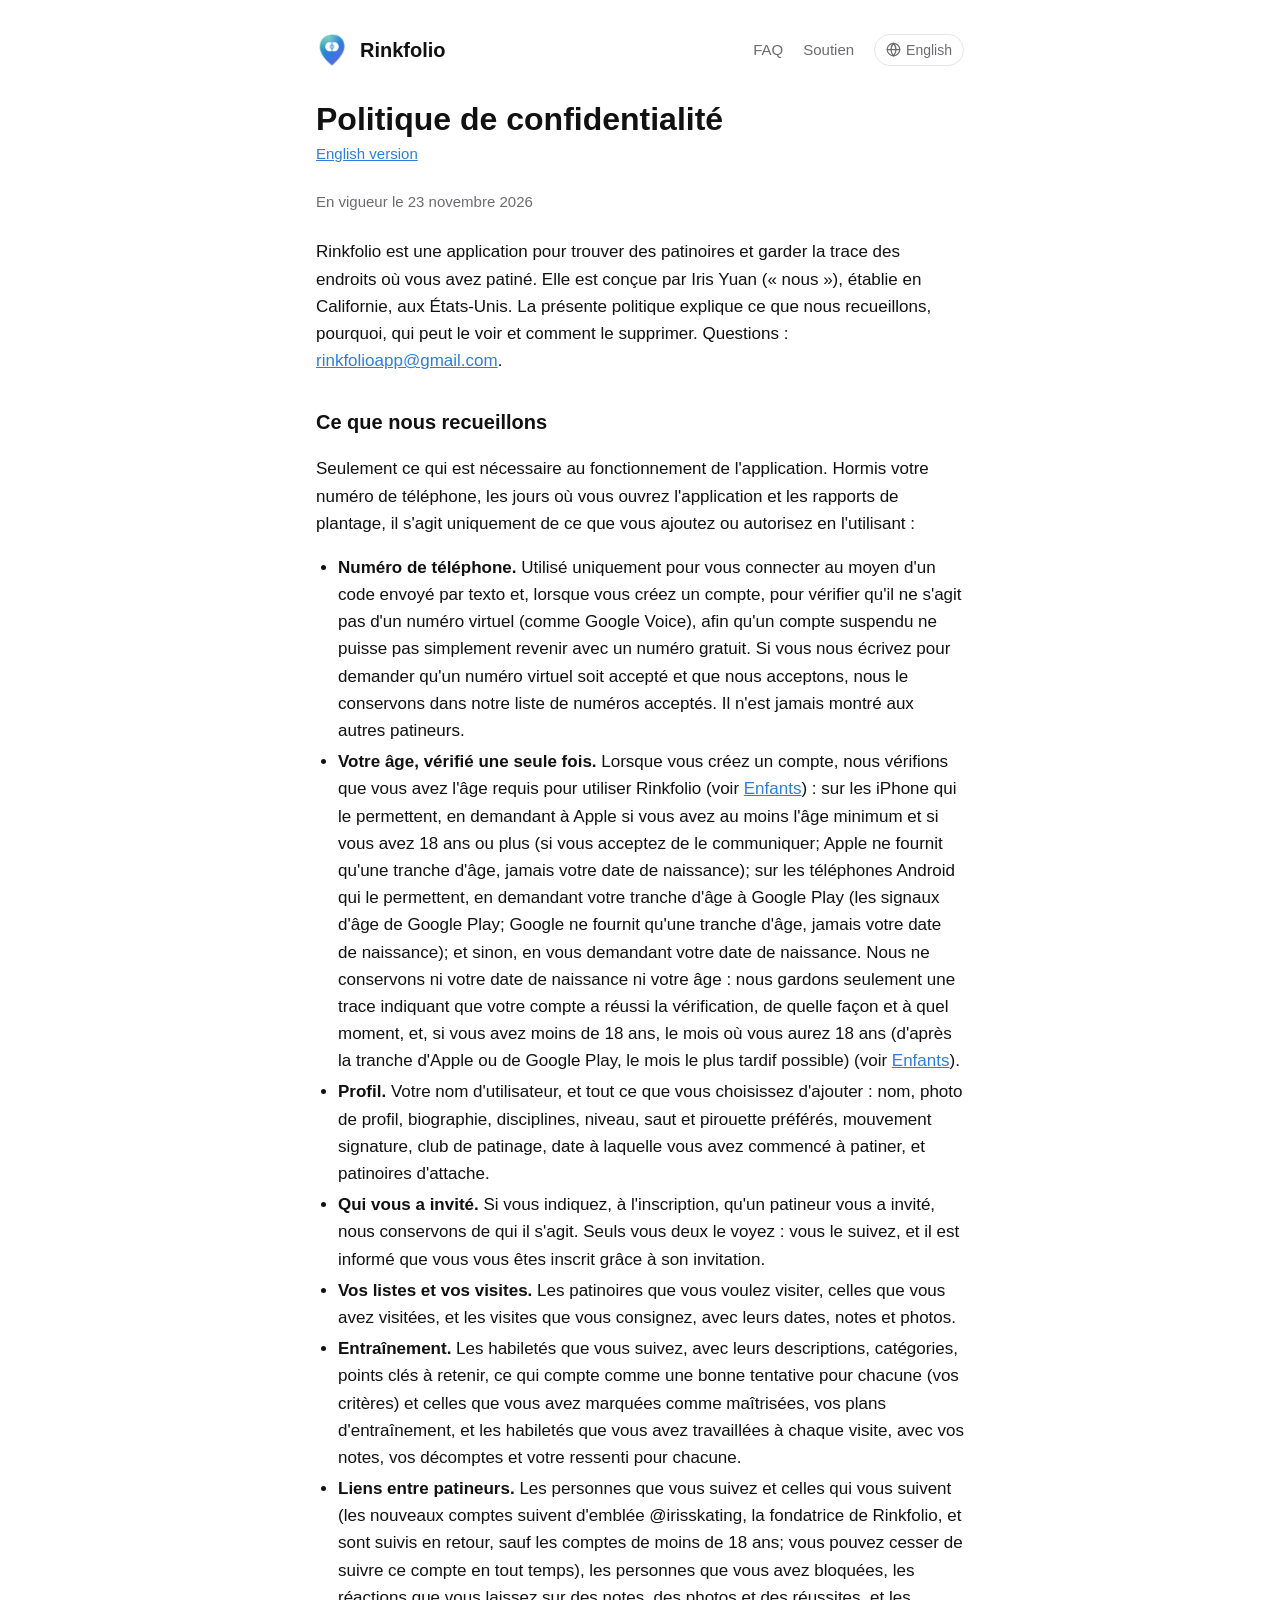
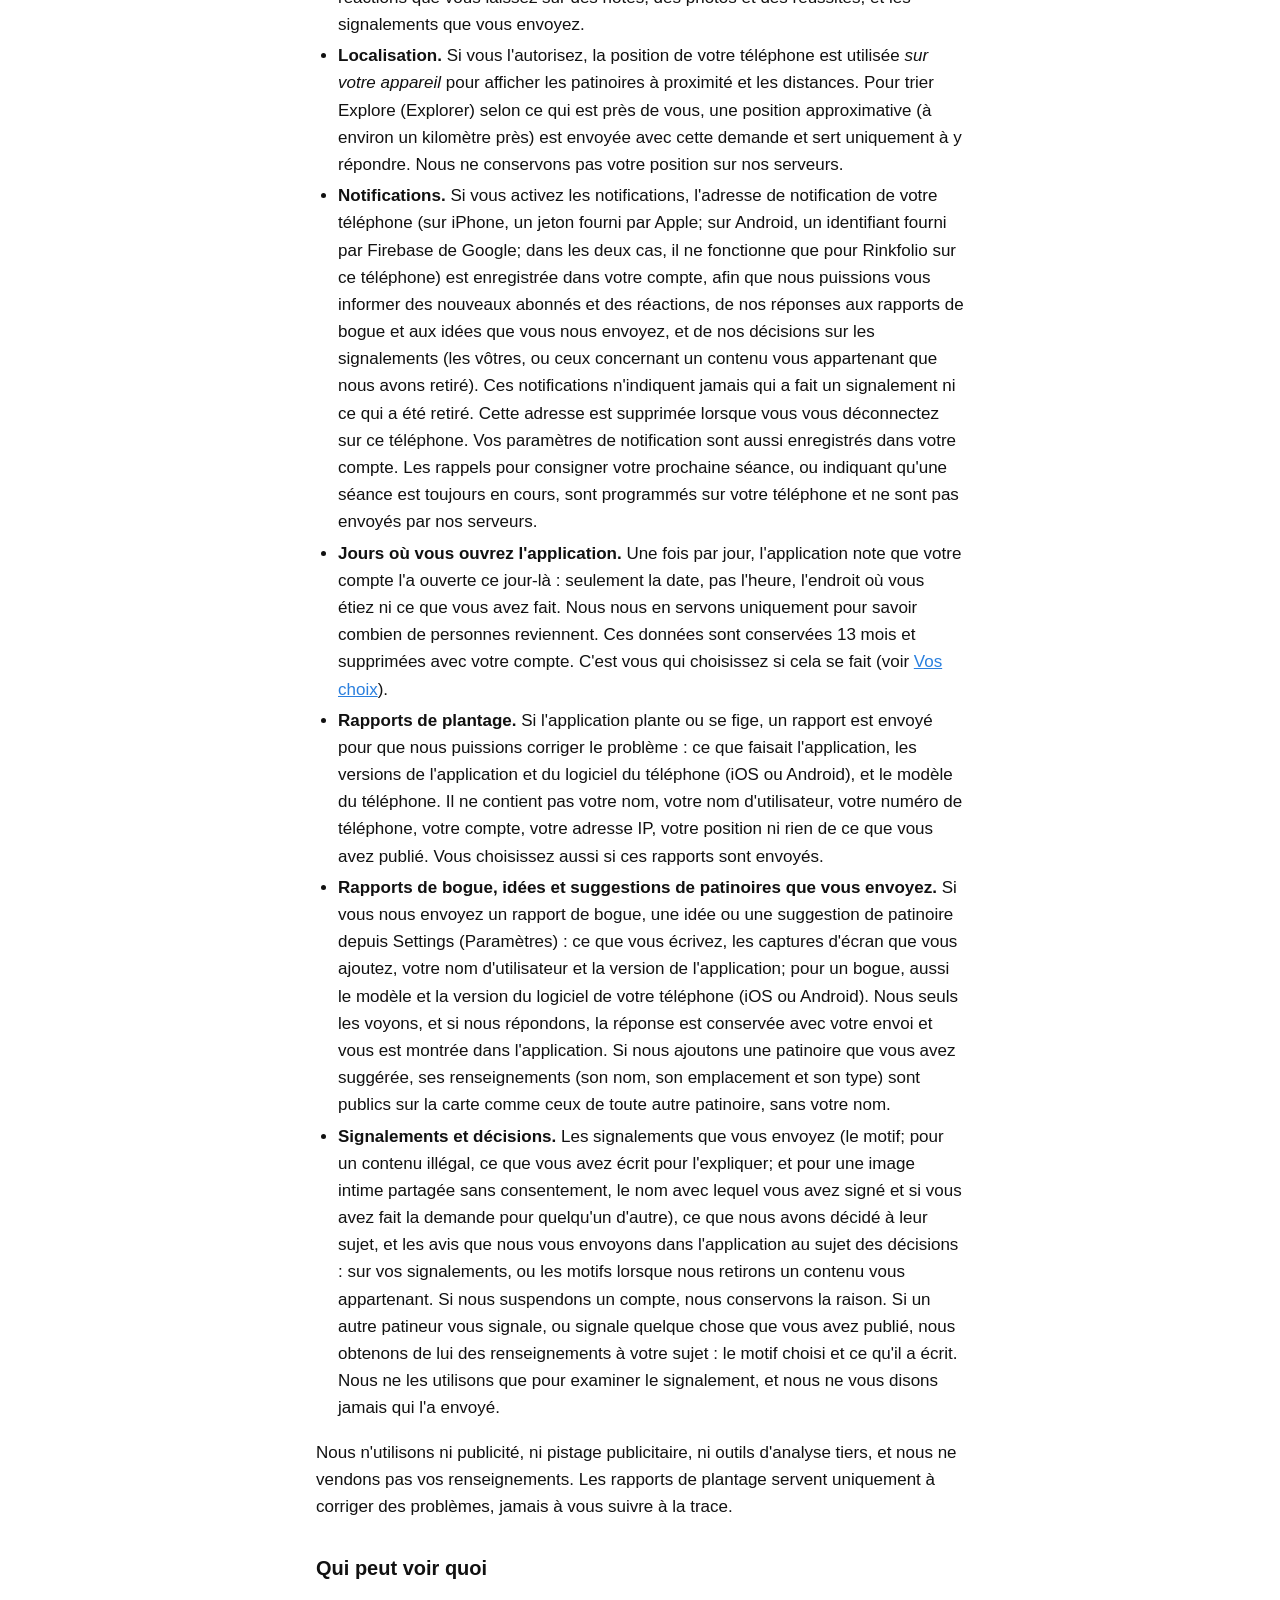
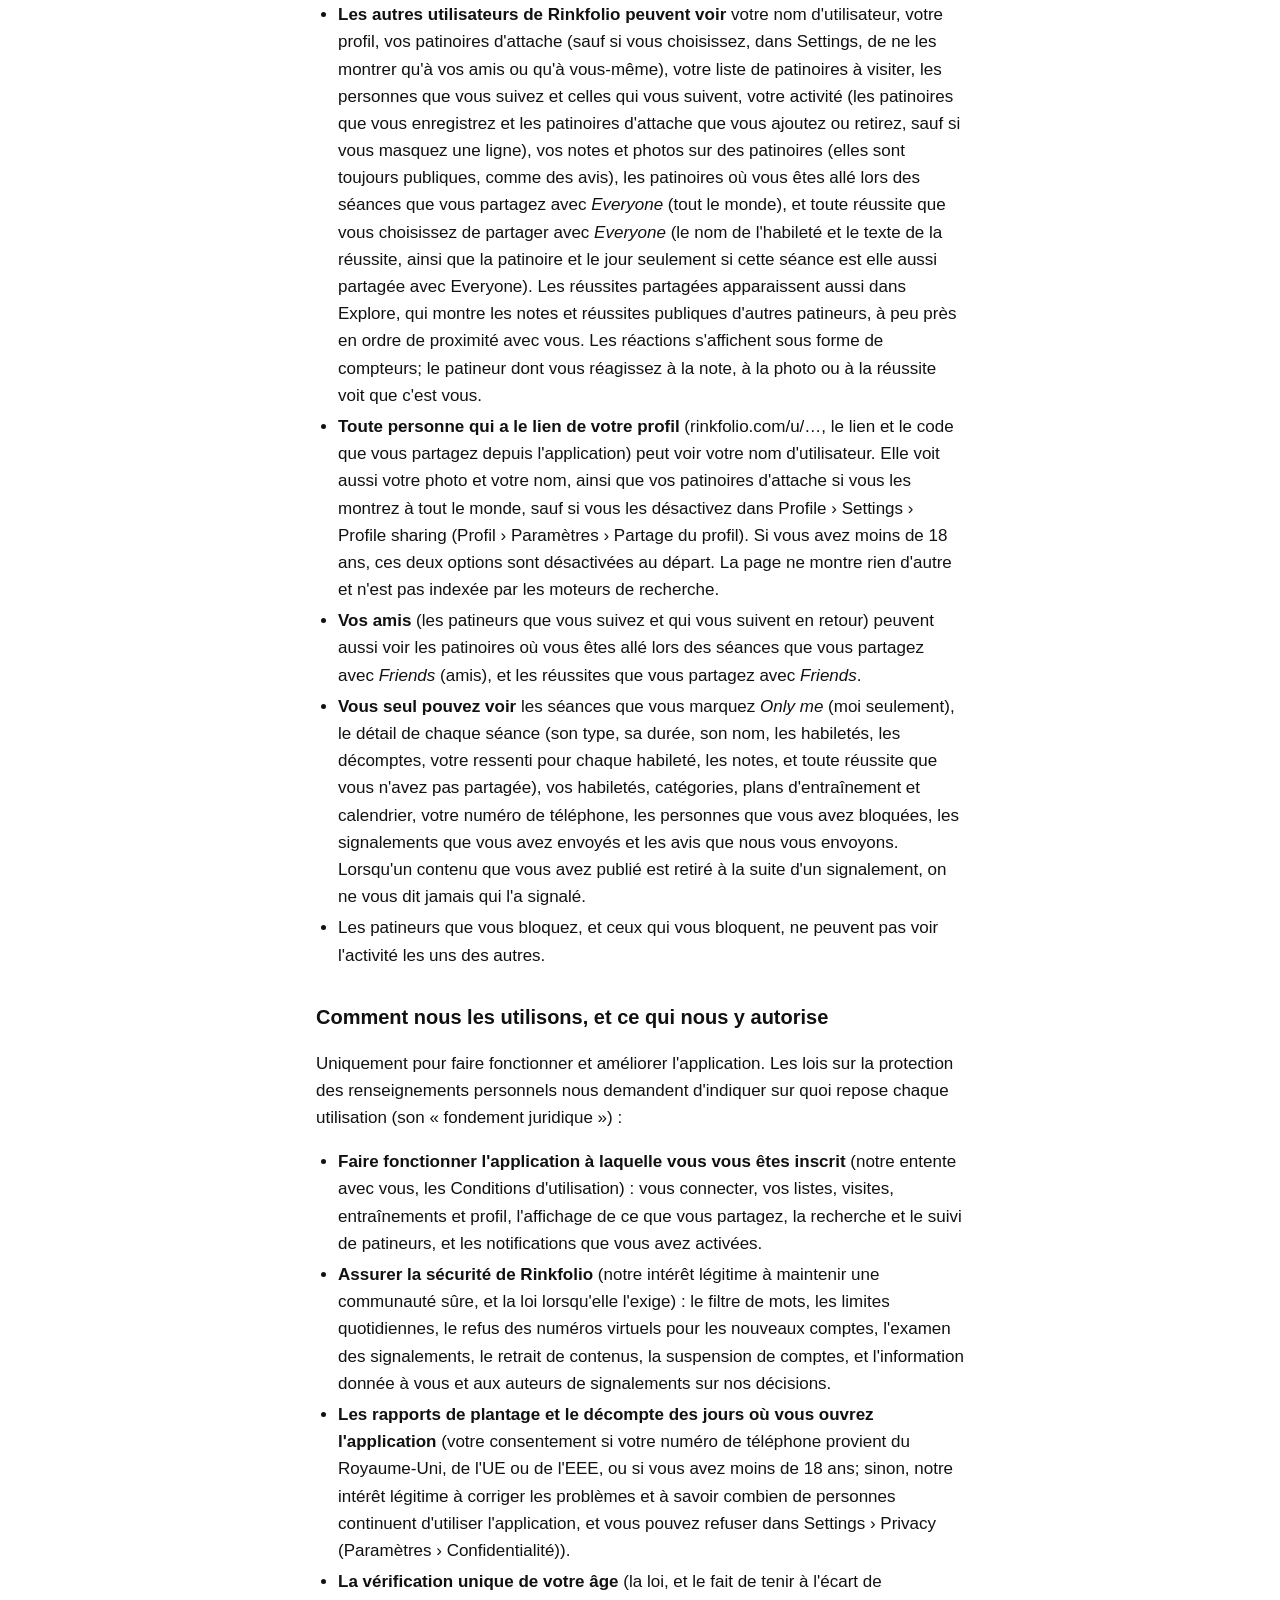
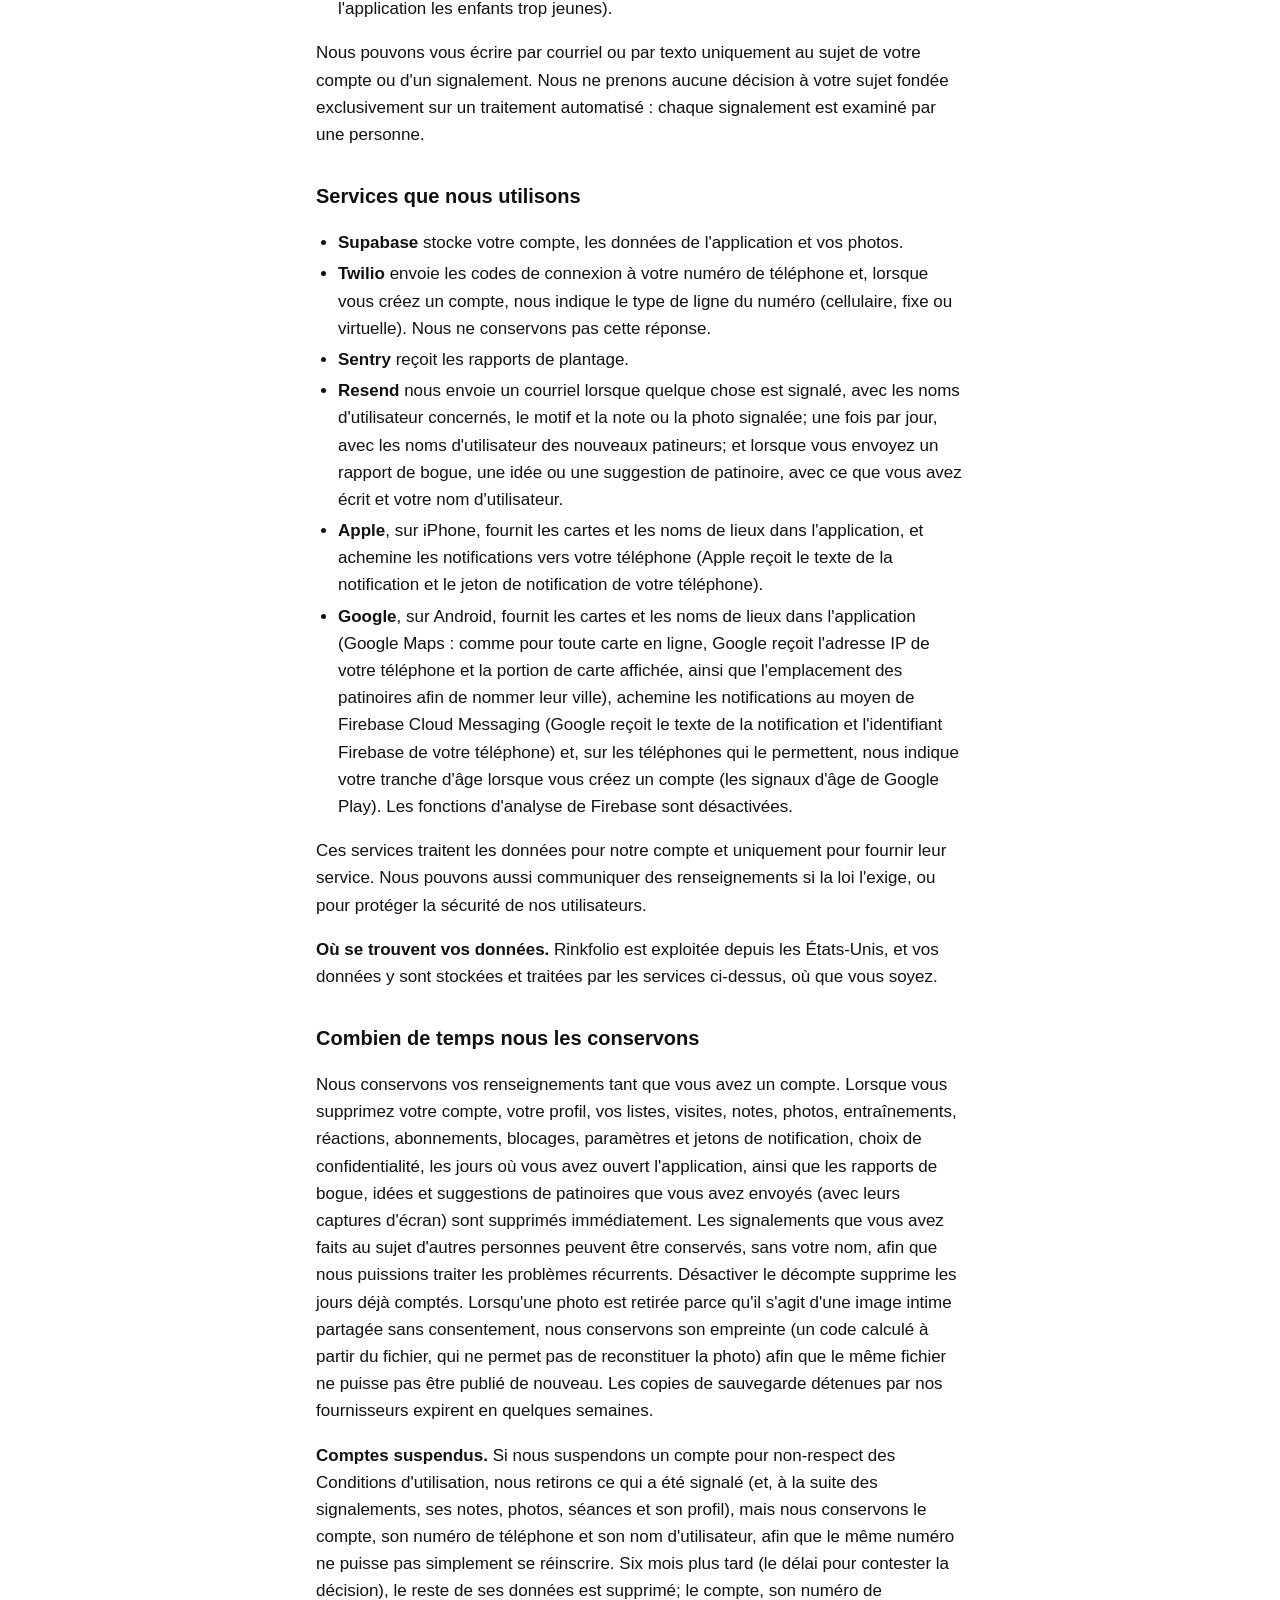
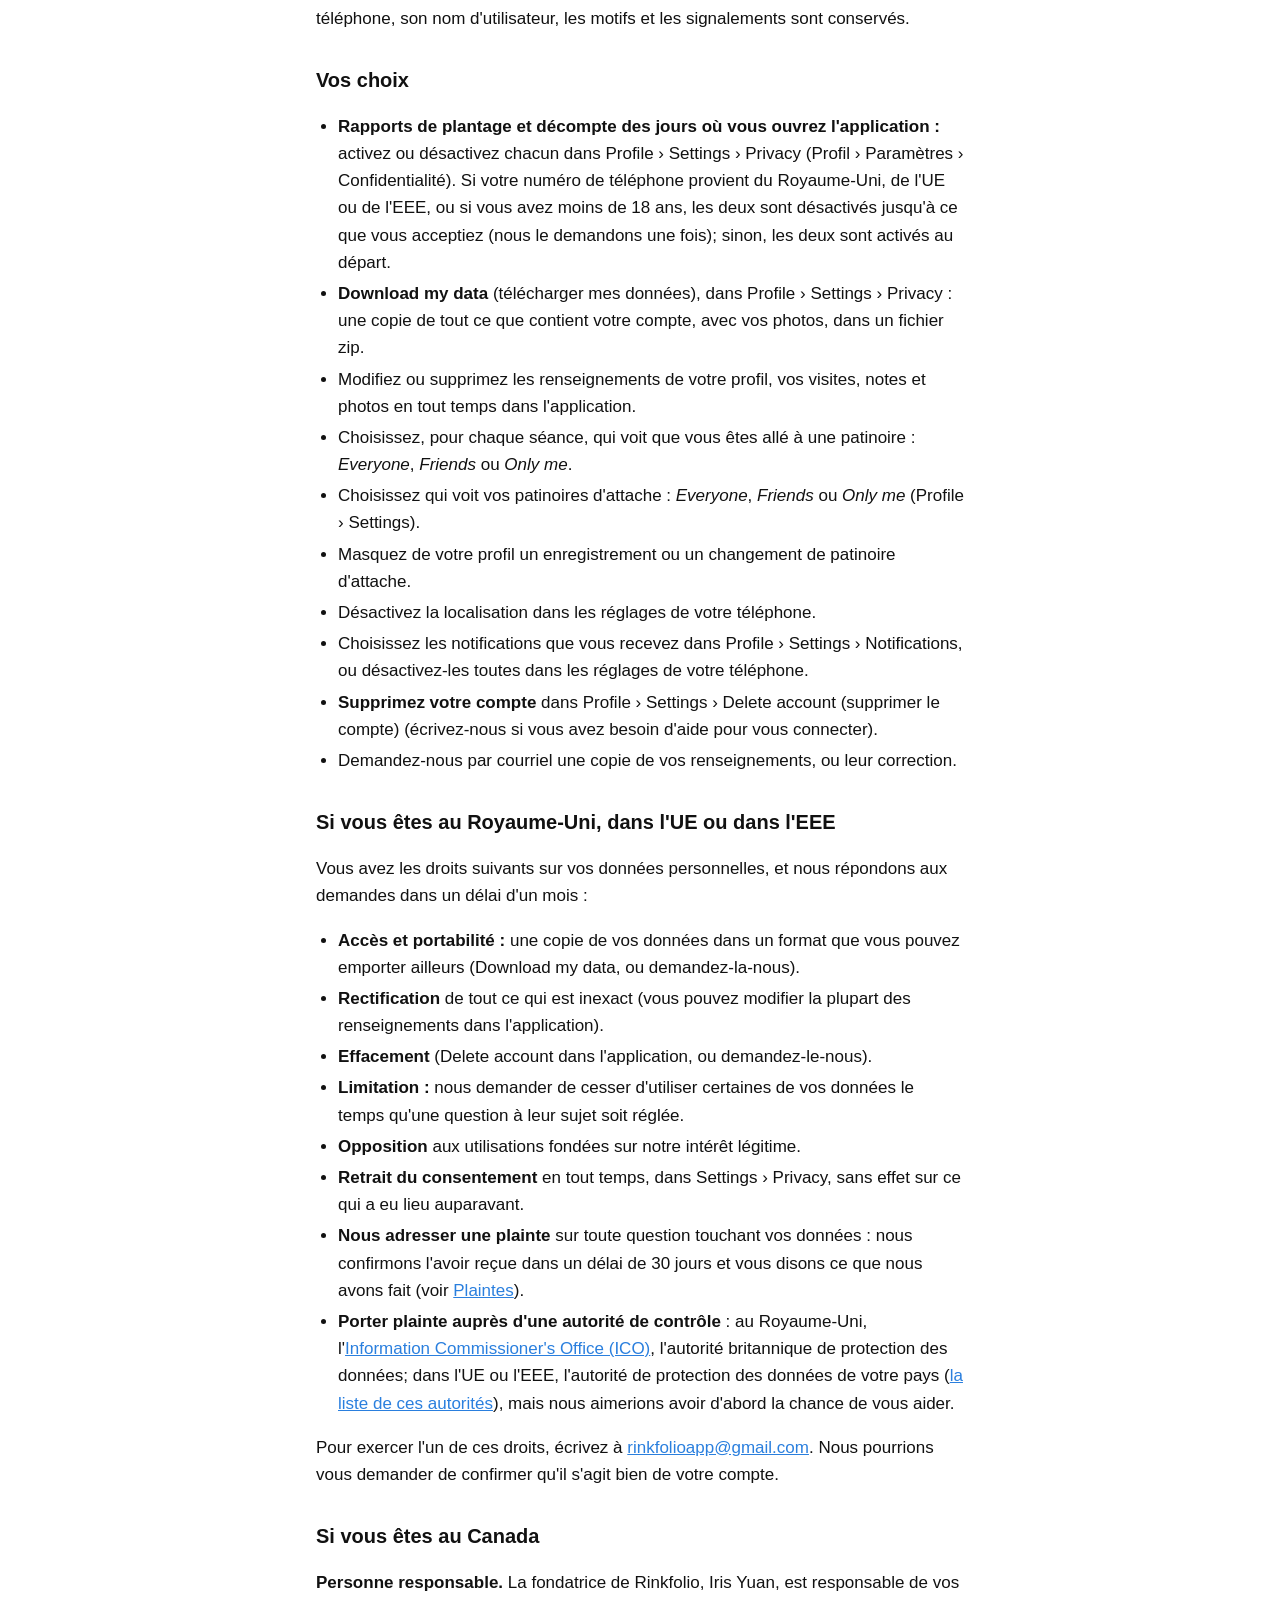
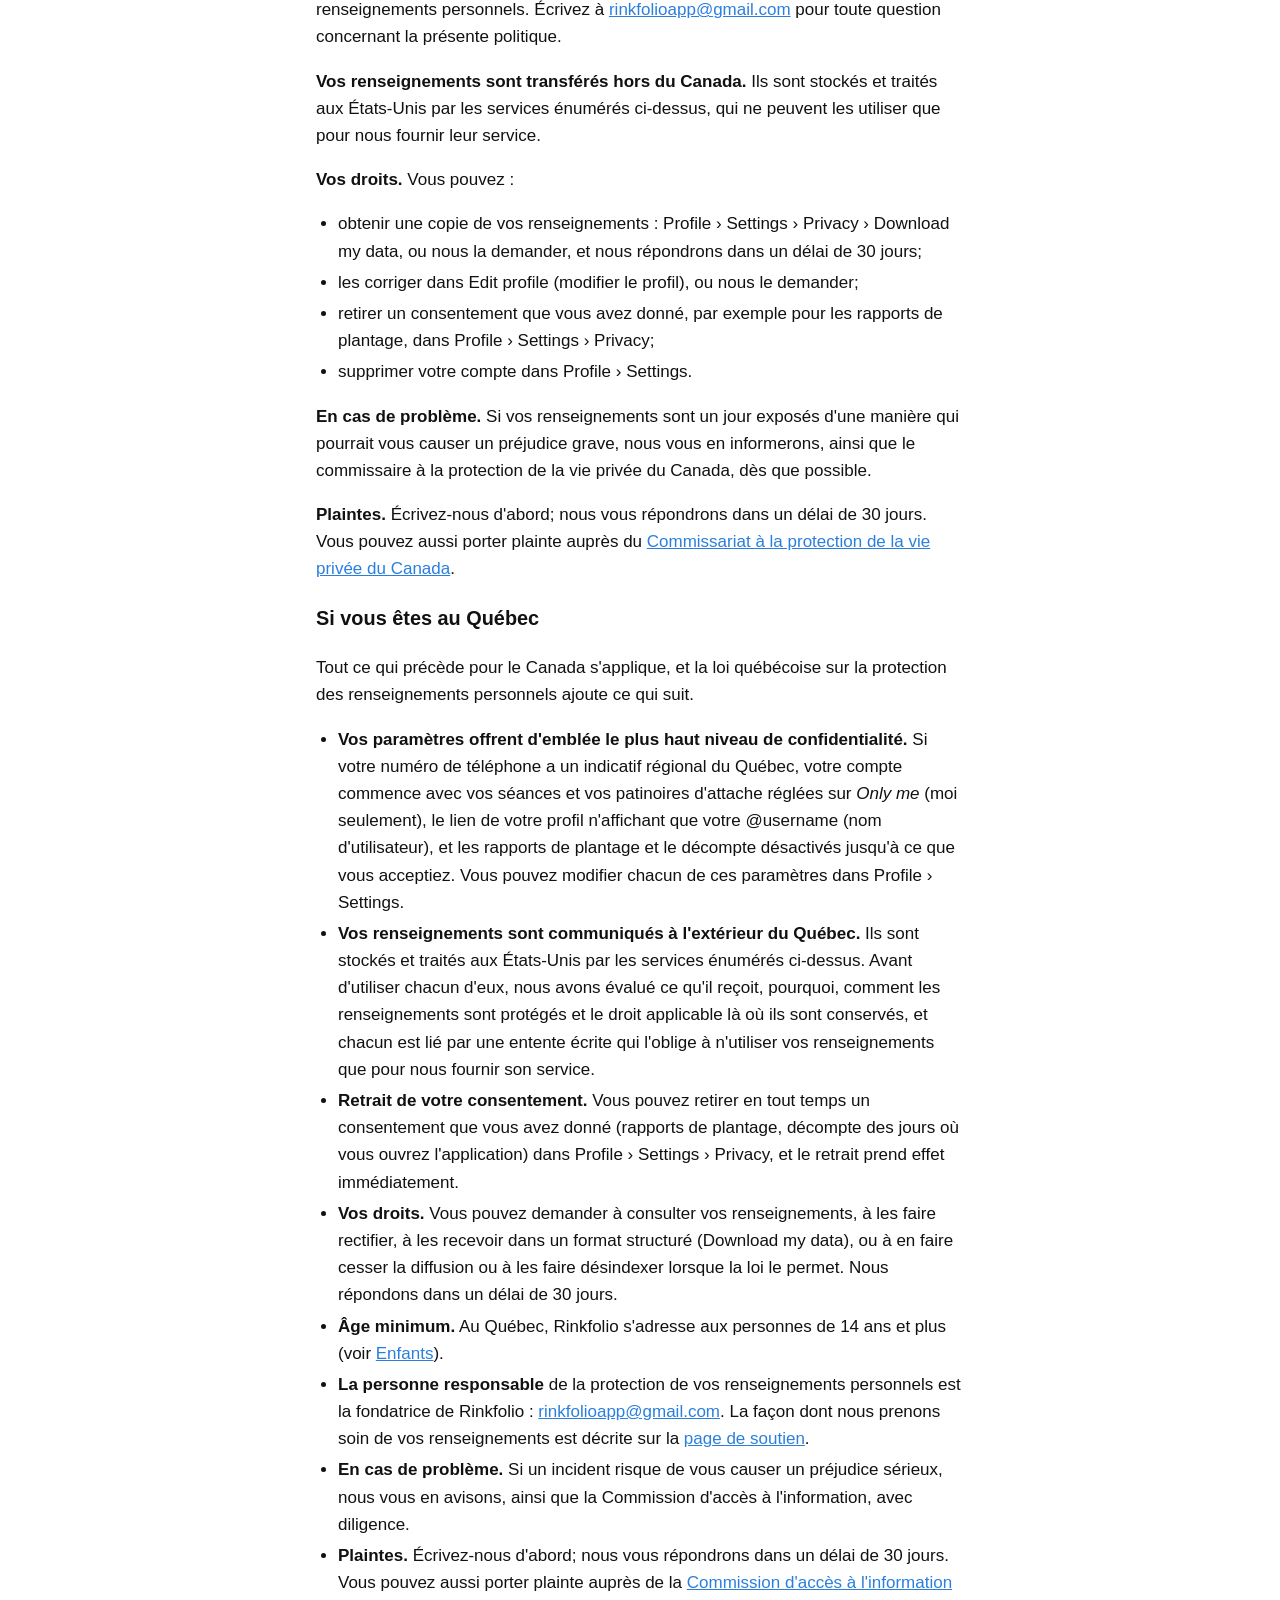
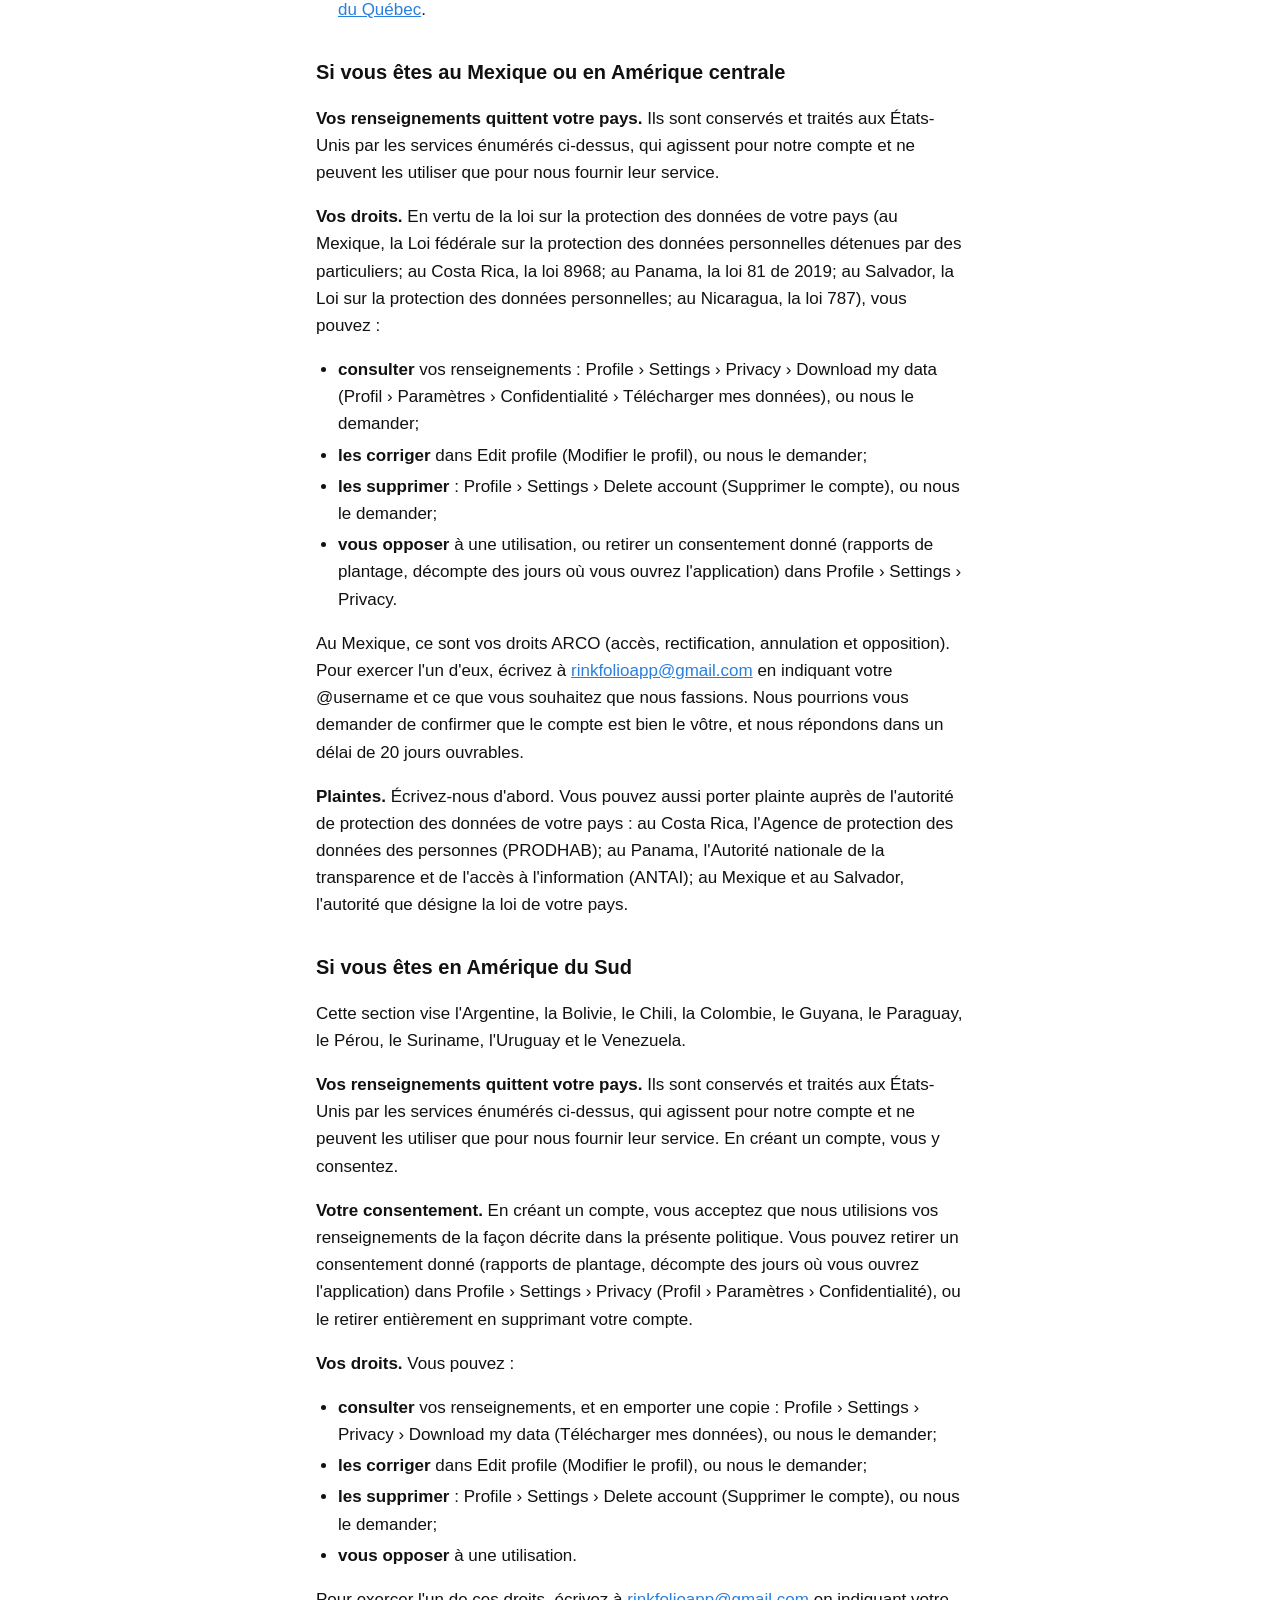
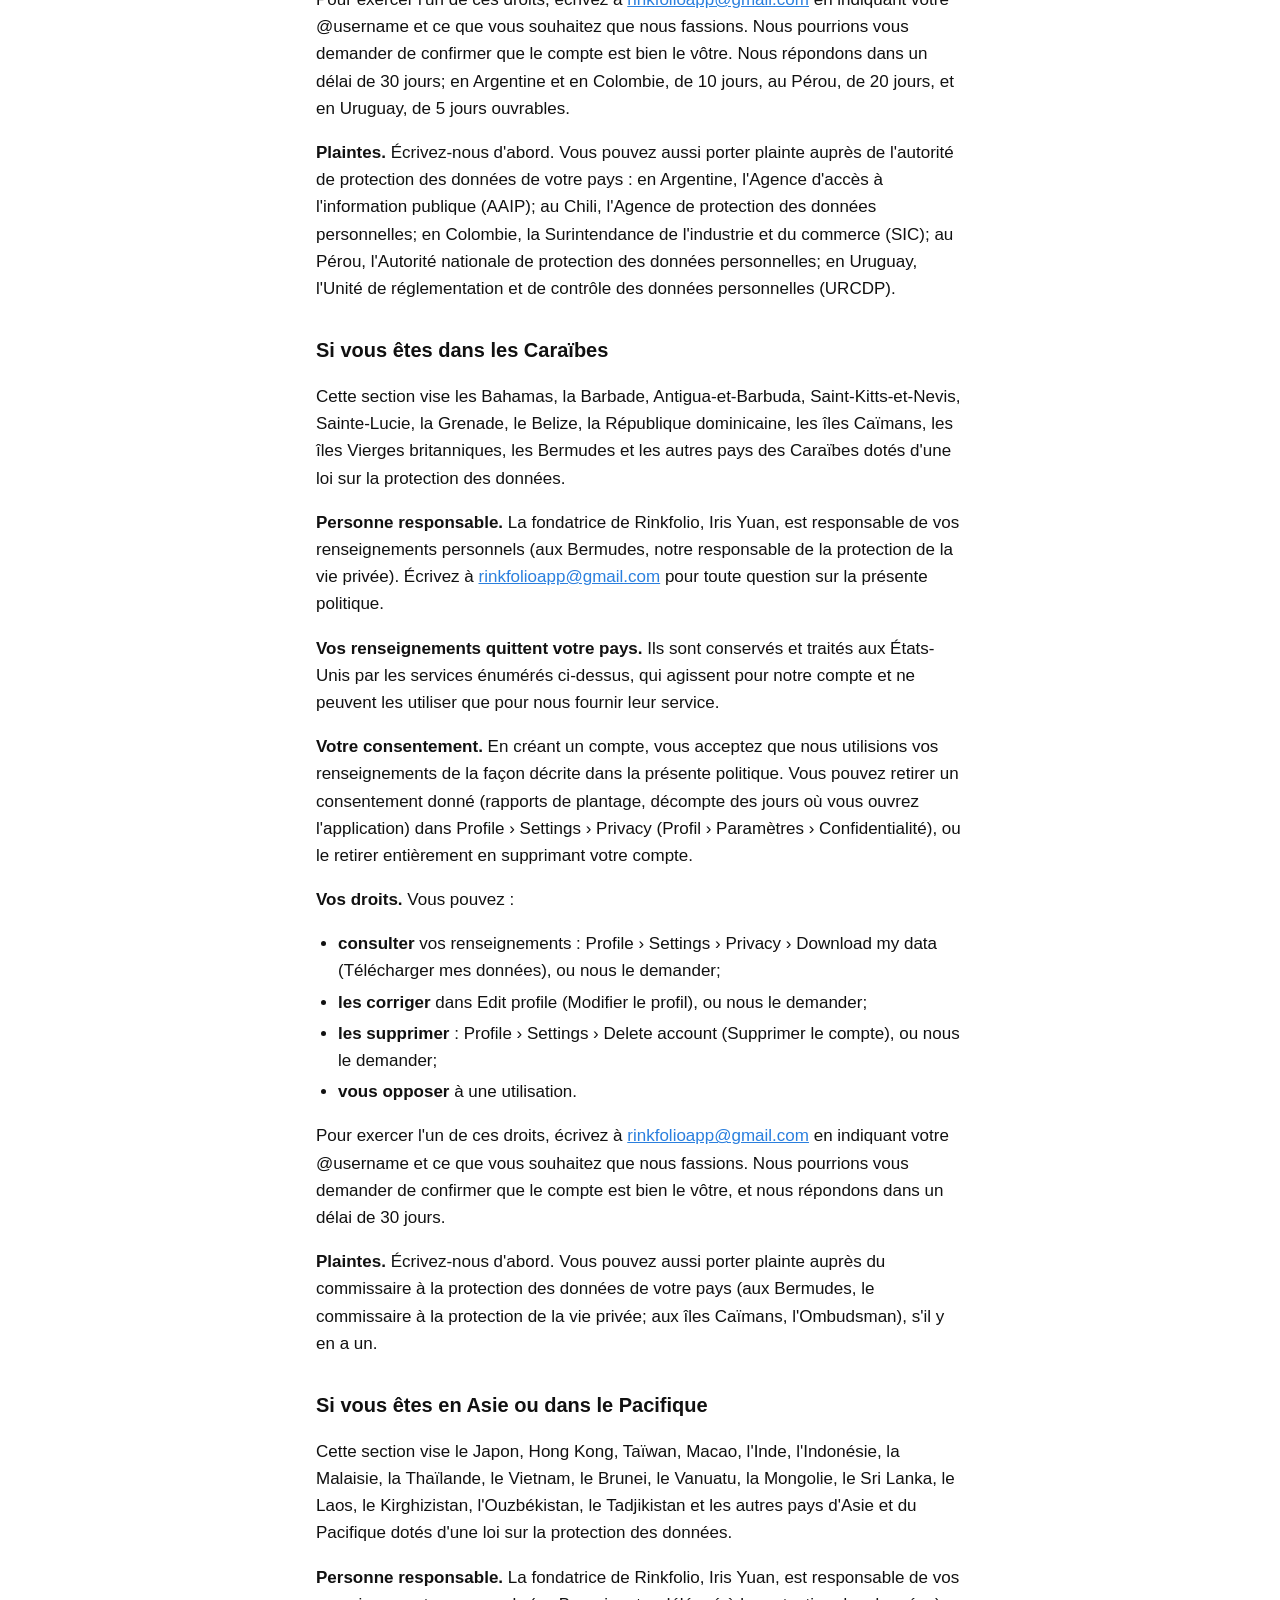
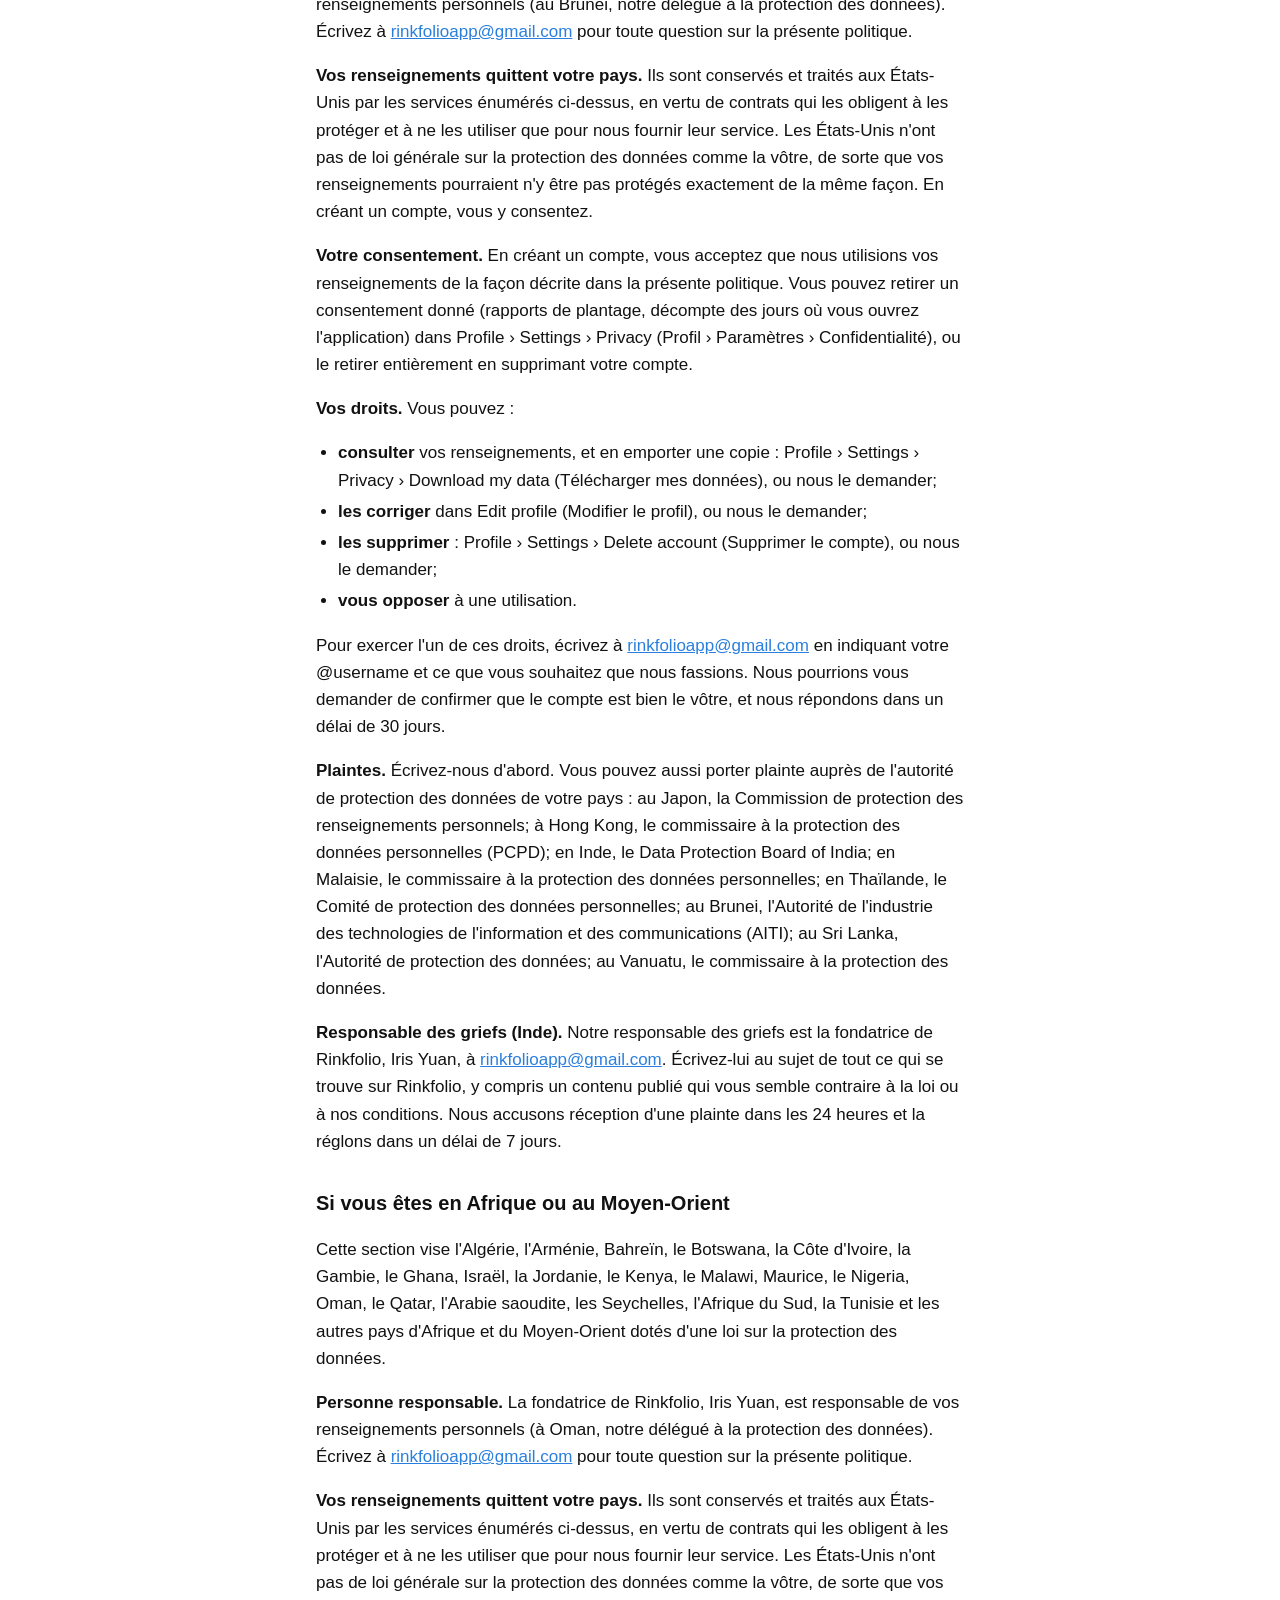
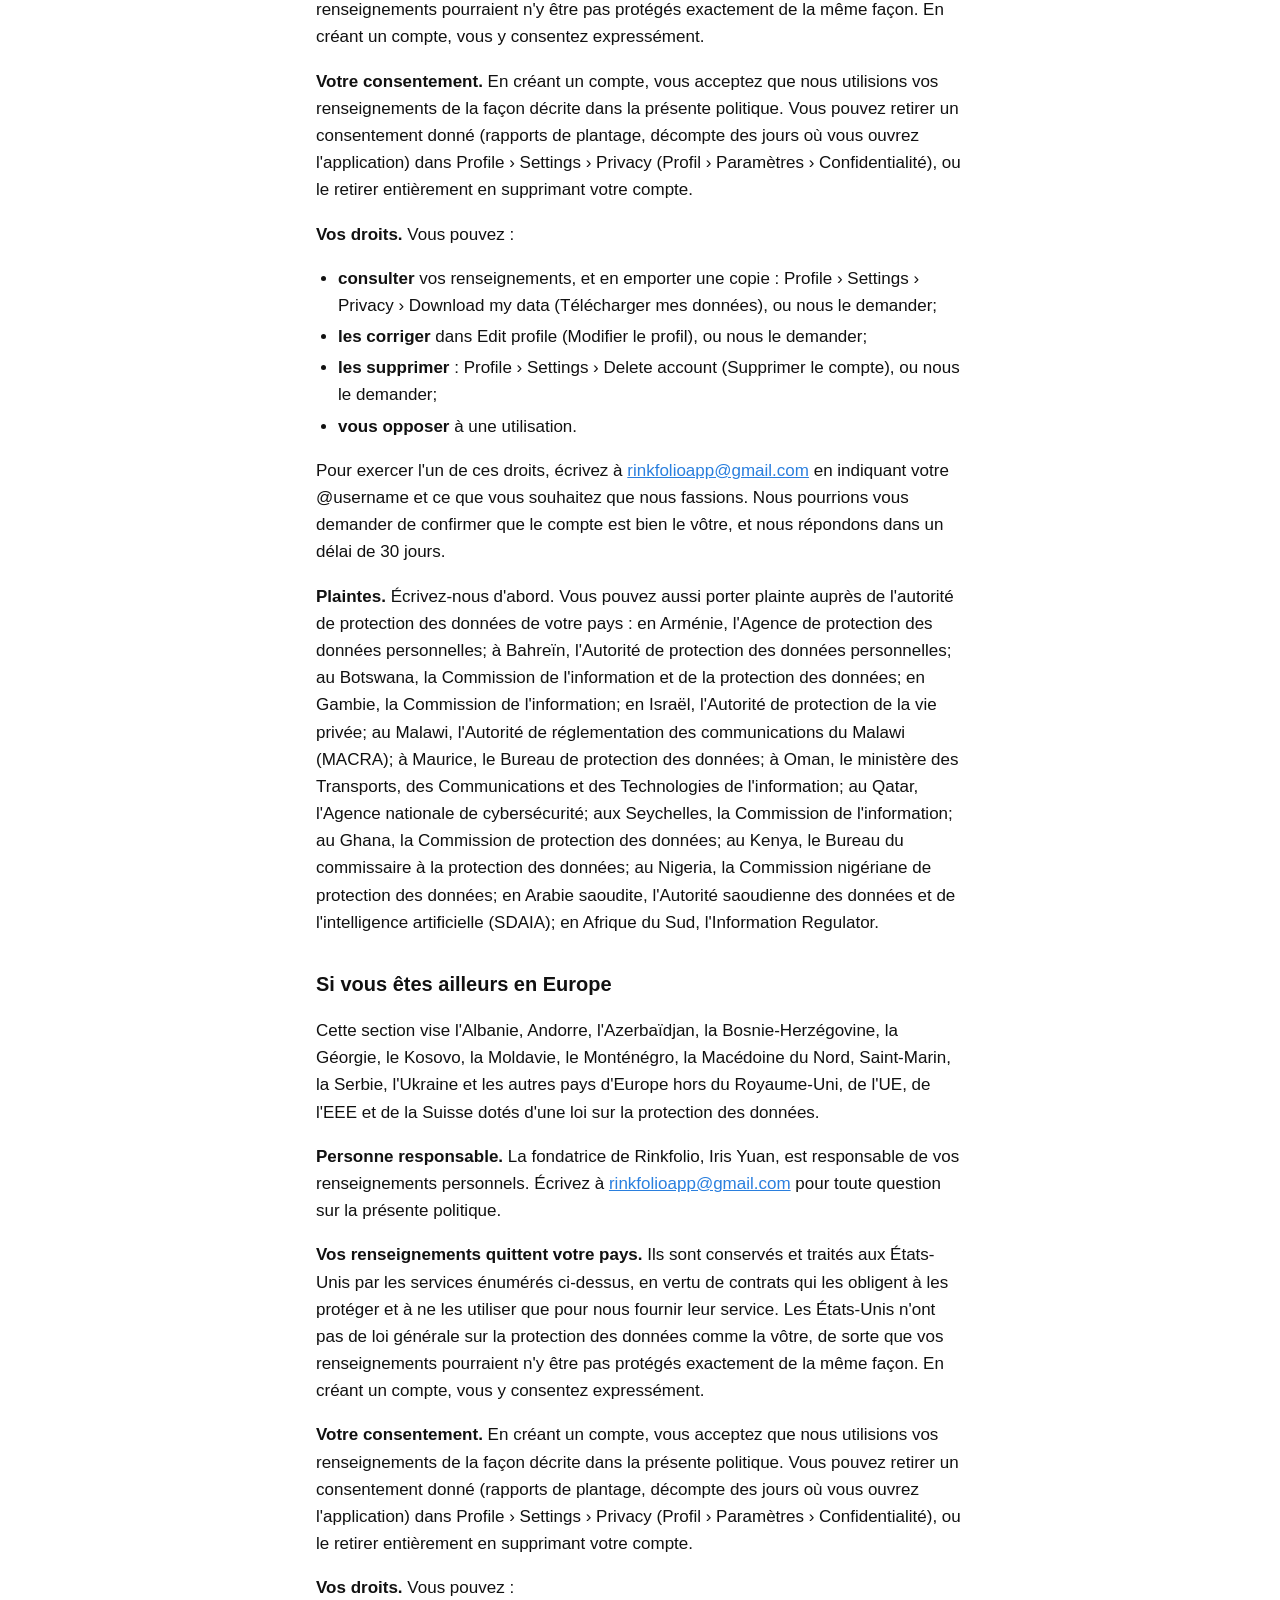
<file: fr/privacy.html>
<!doctype html>
<html lang="fr-CA">
<head>
<!-- Traduction à faire réviser par un traducteur professionnel avant publication. Source : privacy.html (anglais). -->
<meta charset="utf-8">
<meta name="viewport" content="width=device-width, initial-scale=1">
<title>Politique de confidentialité · Rinkfolio</title>
<meta name="description" content="Ce que Rinkfolio recueille, pourquoi, et comment supprimer vos données.">
<link rel="canonical" href="https://rinkfolio.com/fr/privacy">
<link rel="icon" href="../favicon.ico" sizes="any">
<link rel="icon" type="image/png" sizes="48x48" href="../favicon-48.png">
<link rel="icon" type="image/png" sizes="96x96" href="../favicon-96.png">
<link rel="icon" type="image/png" sizes="192x192" href="../favicon-192.png">
<link rel="apple-touch-icon" href="../apple-touch-icon.png">
<link rel="stylesheet" href="../style.css?v=8">
</head>
<body>
<main>
<header><a href="./"><img src="../logo.png" alt="">Rinkfolio</a><nav class="topnav" aria-label="Menu"><a href="faq">FAQ</a><a href="support">Soutien</a><a class="lang" href="../privacy" hreflang="en" lang="en" title="Read in English"><svg aria-hidden="true" width="15" height="15" viewBox="0 0 24 24" fill="none" stroke="currentColor" stroke-width="2" stroke-linecap="round" stroke-linejoin="round"><circle cx="12" cy="12" r="10"/><path d="M2 12h20"/><path d="M12 2a15.3 15.3 0 0 1 4 10 15.3 15.3 0 0 1-4 10 15.3 15.3 0 0 1-4-10 15.3 15.3 0 0 1 4-10z"/></svg>English</a></nav></header>
<h1>Politique de confidentialité</h1>
<p class="updated"><a href="../privacy" hreflang="en" lang="en">English version</a></p>
<p class="updated">En vigueur le 23 novembre 2026</p>

<p>Rinkfolio est une application pour trouver des patinoires et garder la trace des endroits où vous avez patiné. Elle est conçue par Iris Yuan (« nous »), établie en Californie, aux États-Unis. La présente politique explique ce que nous recueillons, pourquoi, qui peut le voir et comment le supprimer. Questions : <a href="mailto:rinkfolioapp@gmail.com">rinkfolioapp@gmail.com</a>.</p>

<h2>Ce que nous recueillons</h2>
<p>Seulement ce qui est nécessaire au fonctionnement de l'application. Hormis votre numéro de téléphone, les jours où vous ouvrez l'application et les rapports de plantage, il s'agit uniquement de ce que vous ajoutez ou autorisez en l'utilisant :</p>
<ul>
<li><strong>Numéro de téléphone.</strong> Utilisé uniquement pour vous connecter au moyen d'un code envoyé par texto et, lorsque vous créez un compte, pour vérifier qu'il ne s'agit pas d'un numéro virtuel (comme Google Voice), afin qu'un compte suspendu ne puisse pas simplement revenir avec un numéro gratuit. Si vous nous écrivez pour demander qu'un numéro virtuel soit accepté et que nous acceptons, nous le conservons dans notre liste de numéros acceptés. Il n'est jamais montré aux autres patineurs.</li>
<li><strong>Votre âge, vérifié une seule fois.</strong> Lorsque vous créez un compte, nous vérifions que vous avez l'âge requis pour utiliser Rinkfolio (voir <a href="#children">Enfants</a>) : sur les iPhone qui le permettent, en demandant à Apple si vous avez au moins l'âge minimum et si vous avez 18 ans ou plus (si vous acceptez de le communiquer; Apple ne fournit qu'une tranche d'âge, jamais votre date de naissance); sur les téléphones Android qui le permettent, en demandant votre tranche d'âge à Google Play (les signaux d'âge de Google Play; Google ne fournit qu'une tranche d'âge, jamais votre date de naissance); et sinon, en vous demandant votre date de naissance. Nous ne conservons ni votre date de naissance ni votre âge : nous gardons seulement une trace indiquant que votre compte a réussi la vérification, de quelle façon et à quel moment, et, si vous avez moins de 18 ans, le mois où vous aurez 18 ans (d'après la tranche d'Apple ou de Google Play, le mois le plus tardif possible) (voir <a href="#children">Enfants</a>).</li>
<li><strong>Profil.</strong> Votre nom d'utilisateur, et tout ce que vous choisissez d'ajouter : nom, photo de profil, biographie, disciplines, niveau, saut et pirouette préférés, mouvement signature, club de patinage, date à laquelle vous avez commencé à patiner, et patinoires d'attache.</li>
<li><strong>Qui vous a invité.</strong> Si vous indiquez, à l'inscription, qu'un patineur vous a invité, nous conservons de qui il s'agit. Seuls vous deux le voyez : vous le suivez, et il est informé que vous vous êtes inscrit grâce à son invitation.</li>
<li><strong>Vos listes et vos visites.</strong> Les patinoires que vous voulez visiter, celles que vous avez visitées, et les visites que vous consignez, avec leurs dates, notes et photos.</li>
<li><strong>Entraînement.</strong> Les habiletés que vous suivez, avec leurs descriptions, catégories, points clés à retenir, ce qui compte comme une bonne tentative pour chacune (vos critères) et celles que vous avez marquées comme maîtrisées, vos plans d'entraînement, et les habiletés que vous avez travaillées à chaque visite, avec vos notes, vos décomptes et votre ressenti pour chacune.</li>
<li><strong>Liens entre patineurs.</strong> Les personnes que vous suivez et celles qui vous suivent (les nouveaux comptes suivent d'emblée @irisskating, la fondatrice de Rinkfolio, et sont suivis en retour, sauf les comptes de moins de 18 ans; vous pouvez cesser de suivre ce compte en tout temps), les personnes que vous avez bloquées, les réactions que vous laissez sur des notes, des photos et des réussites, et les signalements que vous envoyez.</li>
<li><strong>Localisation.</strong> Si vous l'autorisez, la position de votre téléphone est utilisée <em>sur votre appareil</em> pour afficher les patinoires à proximité et les distances. Pour trier Explore (Explorer) selon ce qui est près de vous, une position approximative (à environ un kilomètre près) est envoyée avec cette demande et sert uniquement à y répondre. Nous ne conservons pas votre position sur nos serveurs.</li>
<li><strong>Notifications.</strong> Si vous activez les notifications, l'adresse de notification de votre téléphone (sur iPhone, un jeton fourni par Apple; sur Android, un identifiant fourni par Firebase de Google; dans les deux cas, il ne fonctionne que pour Rinkfolio sur ce téléphone) est enregistrée dans votre compte, afin que nous puissions vous informer des nouveaux abonnés et des réactions, de nos réponses aux rapports de bogue et aux idées que vous nous envoyez, et de nos décisions sur les signalements (les vôtres, ou ceux concernant un contenu vous appartenant que nous avons retiré). Ces notifications n'indiquent jamais qui a fait un signalement ni ce qui a été retiré. Cette adresse est supprimée lorsque vous vous déconnectez sur ce téléphone. Vos paramètres de notification sont aussi enregistrés dans votre compte. Les rappels pour consigner votre prochaine séance, ou indiquant qu'une séance est toujours en cours, sont programmés sur votre téléphone et ne sont pas envoyés par nos serveurs.</li>
<li><strong>Jours où vous ouvrez l'application.</strong> Une fois par jour, l'application note que votre compte l'a ouverte ce jour-là : seulement la date, pas l'heure, l'endroit où vous étiez ni ce que vous avez fait. Nous nous en servons uniquement pour savoir combien de personnes reviennent. Ces données sont conservées 13 mois et supprimées avec votre compte. C'est vous qui choisissez si cela se fait (voir <a href="#choices">Vos choix</a>).</li>
<li><strong>Rapports de plantage.</strong> Si l'application plante ou se fige, un rapport est envoyé pour que nous puissions corriger le problème : ce que faisait l'application, les versions de l'application et du logiciel du téléphone (iOS ou Android), et le modèle du téléphone. Il ne contient pas votre nom, votre nom d'utilisateur, votre numéro de téléphone, votre compte, votre adresse IP, votre position ni rien de ce que vous avez publié. Vous choisissez aussi si ces rapports sont envoyés.</li>
<li><strong>Rapports de bogue, idées et suggestions de patinoires que vous envoyez.</strong> Si vous nous envoyez un rapport de bogue, une idée ou une suggestion de patinoire depuis Settings (Paramètres) : ce que vous écrivez, les captures d'écran que vous ajoutez, votre nom d'utilisateur et la version de l'application; pour un bogue, aussi le modèle et la version du logiciel de votre téléphone (iOS ou Android). Nous seuls les voyons, et si nous répondons, la réponse est conservée avec votre envoi et vous est montrée dans l'application. Si nous ajoutons une patinoire que vous avez suggérée, ses renseignements (son nom, son emplacement et son type) sont publics sur la carte comme ceux de toute autre patinoire, sans votre nom.</li>
<li><strong>Signalements et décisions.</strong> Les signalements que vous envoyez (le motif; pour un contenu illégal, ce que vous avez écrit pour l'expliquer; et pour une image intime partagée sans consentement, le nom avec lequel vous avez signé et si vous avez fait la demande pour quelqu'un d'autre), ce que nous avons décidé à leur sujet, et les avis que nous vous envoyons dans l'application au sujet des décisions : sur vos signalements, ou les motifs lorsque nous retirons un contenu vous appartenant. Si nous suspendons un compte, nous conservons la raison. Si un autre patineur vous signale, ou signale quelque chose que vous avez publié, nous obtenons de lui des renseignements à votre sujet : le motif choisi et ce qu'il a écrit. Nous ne les utilisons que pour examiner le signalement, et nous ne vous disons jamais qui l'a envoyé.</li>
</ul>
<p>Nous n'utilisons ni publicité, ni pistage publicitaire, ni outils d'analyse tiers, et nous ne vendons pas vos renseignements. Les rapports de plantage servent uniquement à corriger des problèmes, jamais à vous suivre à la trace.</p>

<h2>Qui peut voir quoi</h2>
<ul>
<li><strong>Les autres utilisateurs de Rinkfolio peuvent voir</strong> votre nom d'utilisateur, votre profil, vos patinoires d'attache (sauf si vous choisissez, dans Settings, de ne les montrer qu'à vos amis ou qu'à vous-même), votre liste de patinoires à visiter, les personnes que vous suivez et celles qui vous suivent, votre activité (les patinoires que vous enregistrez et les patinoires d'attache que vous ajoutez ou retirez, sauf si vous masquez une ligne), vos notes et photos sur des patinoires (elles sont toujours publiques, comme des avis), les patinoires où vous êtes allé lors des séances que vous partagez avec <em>Everyone</em> (tout le monde), et toute réussite que vous choisissez de partager avec <em>Everyone</em> (le nom de l'habileté et le texte de la réussite, ainsi que la patinoire et le jour seulement si cette séance est elle aussi partagée avec Everyone). Les réussites partagées apparaissent aussi dans Explore, qui montre les notes et réussites publiques d'autres patineurs, à peu près en ordre de proximité avec vous. Les réactions s'affichent sous forme de compteurs; le patineur dont vous réagissez à la note, à la photo ou à la réussite voit que c'est vous.</li>
<li><strong>Toute personne qui a le lien de votre profil</strong> (rinkfolio.com/u/…, le lien et le code que vous partagez depuis l'application) peut voir votre nom d'utilisateur. Elle voit aussi votre photo et votre nom, ainsi que vos patinoires d'attache si vous les montrez à tout le monde, sauf si vous les désactivez dans Profile › Settings › Profile sharing (Profil › Paramètres › Partage du profil). Si vous avez moins de 18 ans, ces deux options sont désactivées au départ. La page ne montre rien d'autre et n'est pas indexée par les moteurs de recherche.</li>
<li><strong>Vos amis</strong> (les patineurs que vous suivez et qui vous suivent en retour) peuvent aussi voir les patinoires où vous êtes allé lors des séances que vous partagez avec <em>Friends</em> (amis), et les réussites que vous partagez avec <em>Friends</em>.</li>
<li><strong>Vous seul pouvez voir</strong> les séances que vous marquez <em>Only me</em> (moi seulement), le détail de chaque séance (son type, sa durée, son nom, les habiletés, les décomptes, votre ressenti pour chaque habileté, les notes, et toute réussite que vous n'avez pas partagée), vos habiletés, catégories, plans d'entraînement et calendrier, votre numéro de téléphone, les personnes que vous avez bloquées, les signalements que vous avez envoyés et les avis que nous vous envoyons. Lorsqu'un contenu que vous avez publié est retiré à la suite d'un signalement, on ne vous dit jamais qui l'a signalé.</li>
<li>Les patineurs que vous bloquez, et ceux qui vous bloquent, ne peuvent pas voir l'activité les uns des autres.</li>
</ul>

<h2>Comment nous les utilisons, et ce qui nous y autorise</h2>
<p>Uniquement pour faire fonctionner et améliorer l'application. Les lois sur la protection des renseignements personnels nous demandent d'indiquer sur quoi repose chaque utilisation (son « fondement juridique ») :</p>
<ul>
<li><strong>Faire fonctionner l'application à laquelle vous vous êtes inscrit</strong> (notre entente avec vous, les Conditions d'utilisation) : vous connecter, vos listes, visites, entraînements et profil, l'affichage de ce que vous partagez, la recherche et le suivi de patineurs, et les notifications que vous avez activées.</li>
<li><strong>Assurer la sécurité de Rinkfolio</strong> (notre intérêt légitime à maintenir une communauté sûre, et la loi lorsqu'elle l'exige) : le filtre de mots, les limites quotidiennes, le refus des numéros virtuels pour les nouveaux comptes, l'examen des signalements, le retrait de contenus, la suspension de comptes, et l'information donnée à vous et aux auteurs de signalements sur nos décisions.</li>
<li><strong>Les rapports de plantage et le décompte des jours où vous ouvrez l'application</strong> (votre consentement si votre numéro de téléphone provient du Royaume-Uni, de l'UE ou de l'EEE, ou si vous avez moins de 18 ans; sinon, notre intérêt légitime à corriger les problèmes et à savoir combien de personnes continuent d'utiliser l'application, et vous pouvez refuser dans Settings › Privacy (Paramètres › Confidentialité)).</li>
<li><strong>La vérification unique de votre âge</strong> (la loi, et le fait de tenir à l'écart de l'application les enfants trop jeunes).</li>
</ul>
<p>Nous pouvons vous écrire par courriel ou par texto uniquement au sujet de votre compte ou d'un signalement. Nous ne prenons aucune décision à votre sujet fondée exclusivement sur un traitement automatisé : chaque signalement est examiné par une personne.</p>

<h2>Services que nous utilisons</h2>
<ul>
<li><strong>Supabase</strong> stocke votre compte, les données de l'application et vos photos.</li>
<li><strong>Twilio</strong> envoie les codes de connexion à votre numéro de téléphone et, lorsque vous créez un compte, nous indique le type de ligne du numéro (cellulaire, fixe ou virtuelle). Nous ne conservons pas cette réponse.</li>
<li><strong>Sentry</strong> reçoit les rapports de plantage.</li>
<li><strong>Resend</strong> nous envoie un courriel lorsque quelque chose est signalé, avec les noms d'utilisateur concernés, le motif et la note ou la photo signalée; une fois par jour, avec les noms d'utilisateur des nouveaux patineurs; et lorsque vous envoyez un rapport de bogue, une idée ou une suggestion de patinoire, avec ce que vous avez écrit et votre nom d'utilisateur.</li>
<li><strong>Apple</strong>, sur iPhone, fournit les cartes et les noms de lieux dans l'application, et achemine les notifications vers votre téléphone (Apple reçoit le texte de la notification et le jeton de notification de votre téléphone).</li>
<li><strong>Google</strong>, sur Android, fournit les cartes et les noms de lieux dans l'application (Google Maps : comme pour toute carte en ligne, Google reçoit l'adresse IP de votre téléphone et la portion de carte affichée, ainsi que l'emplacement des patinoires afin de nommer leur ville), achemine les notifications au moyen de Firebase Cloud Messaging (Google reçoit le texte de la notification et l'identifiant Firebase de votre téléphone) et, sur les téléphones qui le permettent, nous indique votre tranche d'âge lorsque vous créez un compte (les signaux d'âge de Google Play). Les fonctions d'analyse de Firebase sont désactivées.</li>
</ul>
<p>Ces services traitent les données pour notre compte et uniquement pour fournir leur service. Nous pouvons aussi communiquer des renseignements si la loi l'exige, ou pour protéger la sécurité de nos utilisateurs.</p>
<p><strong>Où se trouvent vos données.</strong> Rinkfolio est exploitée depuis les États-Unis, et vos données y sont stockées et traitées par les services ci-dessus, où que vous soyez.</p>

<h2>Combien de temps nous les conservons</h2>
<p>Nous conservons vos renseignements tant que vous avez un compte. Lorsque vous supprimez votre compte, votre profil, vos listes, visites, notes, photos, entraînements, réactions, abonnements, blocages, paramètres et jetons de notification, choix de confidentialité, les jours où vous avez ouvert l'application, ainsi que les rapports de bogue, idées et suggestions de patinoires que vous avez envoyés (avec leurs captures d'écran) sont supprimés immédiatement. Les signalements que vous avez faits au sujet d'autres personnes peuvent être conservés, sans votre nom, afin que nous puissions traiter les problèmes récurrents. Désactiver le décompte supprime les jours déjà comptés. Lorsqu'une photo est retirée parce qu'il s'agit d'une image intime partagée sans consentement, nous conservons son empreinte (un code calculé à partir du fichier, qui ne permet pas de reconstituer la photo) afin que le même fichier ne puisse pas être publié de nouveau. Les copies de sauvegarde détenues par nos fournisseurs expirent en quelques semaines.</p>
<p><strong>Comptes suspendus.</strong> Si nous suspendons un compte pour non-respect des Conditions d'utilisation, nous retirons ce qui a été signalé (et, à la suite des signalements, ses notes, photos, séances et son profil), mais nous conservons le compte, son numéro de téléphone et son nom d'utilisateur, afin que le même numéro ne puisse pas simplement se réinscrire. Six mois plus tard (le délai pour contester la décision), le reste de ses données est supprimé; le compte, son numéro de téléphone, son nom d'utilisateur, les motifs et les signalements sont conservés.</p>

<h2 id="choices">Vos choix</h2>
<ul>
<li><strong>Rapports de plantage et décompte des jours où vous ouvrez l'application :</strong> activez ou désactivez chacun dans Profile › Settings › Privacy (Profil › Paramètres › Confidentialité). Si votre numéro de téléphone provient du Royaume-Uni, de l'UE ou de l'EEE, ou si vous avez moins de 18 ans, les deux sont désactivés jusqu'à ce que vous acceptiez (nous le demandons une fois); sinon, les deux sont activés au départ.</li>
<li><strong>Download my data</strong> (télécharger mes données), dans Profile › Settings › Privacy : une copie de tout ce que contient votre compte, avec vos photos, dans un fichier zip.</li>
<li>Modifiez ou supprimez les renseignements de votre profil, vos visites, notes et photos en tout temps dans l'application.</li>
<li>Choisissez, pour chaque séance, qui voit que vous êtes allé à une patinoire : <em>Everyone</em>, <em>Friends</em> ou <em>Only me</em>.</li>
<li>Choisissez qui voit vos patinoires d'attache : <em>Everyone</em>, <em>Friends</em> ou <em>Only me</em> (Profile › Settings).</li>
<li>Masquez de votre profil un enregistrement ou un changement de patinoire d'attache.</li>
<li>Désactivez la localisation dans les réglages de votre téléphone.</li>
<li>Choisissez les notifications que vous recevez dans Profile › Settings › Notifications, ou désactivez-les toutes dans les réglages de votre téléphone.</li>
<li><strong>Supprimez votre compte</strong> dans Profile › Settings › Delete account (supprimer le compte) (écrivez-nous si vous avez besoin d'aide pour vous connecter).</li>
<li>Demandez-nous par courriel une copie de vos renseignements, ou leur correction.</li>
</ul>

<h2 id="eu">Si vous êtes au Royaume-Uni, dans l'UE ou dans l'EEE</h2>
<p>Vous avez les droits suivants sur vos données personnelles, et nous répondons aux demandes dans un délai d'un mois :</p>
<ul>
<li><strong>Accès et portabilité :</strong> une copie de vos données dans un format que vous pouvez emporter ailleurs (Download my data, ou demandez-la-nous).</li>
<li><strong>Rectification</strong> de tout ce qui est inexact (vous pouvez modifier la plupart des renseignements dans l'application).</li>
<li><strong>Effacement</strong> (Delete account dans l'application, ou demandez-le-nous).</li>
<li><strong>Limitation :</strong> nous demander de cesser d'utiliser certaines de vos données le temps qu'une question à leur sujet soit réglée.</li>
<li><strong>Opposition</strong> aux utilisations fondées sur notre intérêt légitime.</li>
<li><strong>Retrait du consentement</strong> en tout temps, dans Settings › Privacy, sans effet sur ce qui a eu lieu auparavant.</li>
<li><strong>Nous adresser une plainte</strong> sur toute question touchant vos données : nous confirmons l'avoir reçue dans un délai de 30 jours et vous disons ce que nous avons fait (voir <a href="support#complaints">Plaintes</a>).</li>
<li><strong>Porter plainte auprès d'une autorité de contrôle</strong> : au Royaume-Uni, l'<a href="https://ico.org.uk/make-a-complaint/">Information Commissioner's Office (ICO)</a>, l'autorité britannique de protection des données; dans l'UE ou l'EEE, l'autorité de protection des données de votre pays (<a href="https://www.edpb.europa.eu/about-edpb/about-edpb/members_en">la liste de ces autorités</a>), mais nous aimerions avoir d'abord la chance de vous aider.</li>
</ul>
<p>Pour exercer l'un de ces droits, écrivez à <a href="mailto:rinkfolioapp@gmail.com">rinkfolioapp@gmail.com</a>. Nous pourrions vous demander de confirmer qu'il s'agit bien de votre compte.</p>

<h2 id="canada">Si vous êtes au Canada</h2>
<p><strong>Personne responsable.</strong> La fondatrice de Rinkfolio, Iris Yuan, est responsable de vos renseignements personnels. Écrivez à <a href="mailto:rinkfolioapp@gmail.com">rinkfolioapp@gmail.com</a> pour toute question concernant la présente politique.</p>
<p><strong>Vos renseignements sont transférés hors du Canada.</strong> Ils sont stockés et traités aux États-Unis par les services énumérés ci-dessus, qui ne peuvent les utiliser que pour nous fournir leur service.</p>
<p><strong>Vos droits.</strong> Vous pouvez :</p>
<ul>
<li>obtenir une copie de vos renseignements : Profile › Settings › Privacy › Download my data, ou nous la demander, et nous répondrons dans un délai de 30 jours;</li>
<li>les corriger dans Edit profile (modifier le profil), ou nous le demander;</li>
<li>retirer un consentement que vous avez donné, par exemple pour les rapports de plantage, dans Profile › Settings › Privacy;</li>
<li>supprimer votre compte dans Profile › Settings.</li>
</ul>
<p><strong>En cas de problème.</strong> Si vos renseignements sont un jour exposés d'une manière qui pourrait vous causer un préjudice grave, nous vous en informerons, ainsi que le commissaire à la protection de la vie privée du Canada, dès que possible.</p>
<p><strong>Plaintes.</strong> Écrivez-nous d'abord; nous vous répondrons dans un délai de 30 jours. Vous pouvez aussi porter plainte auprès du <a href="https://www.priv.gc.ca">Commissariat à la protection de la vie privée du Canada</a>.</p>
<h3 id="quebec">Si vous êtes au Québec</h3>
<p>Tout ce qui précède pour le Canada s'applique, et la loi québécoise sur la protection des renseignements personnels ajoute ce qui suit.</p>
<ul>
<li><strong>Vos paramètres offrent d'emblée le plus haut niveau de confidentialité.</strong> Si votre numéro de téléphone a un indicatif régional du Québec, votre compte commence avec vos séances et vos patinoires d'attache réglées sur <em>Only me</em> (moi seulement), le lien de votre profil n'affichant que votre @username (nom d'utilisateur), et les rapports de plantage et le décompte désactivés jusqu'à ce que vous acceptiez. Vous pouvez modifier chacun de ces paramètres dans Profile › Settings.</li>
<li><strong>Vos renseignements sont communiqués à l'extérieur du Québec.</strong> Ils sont stockés et traités aux États-Unis par les services énumérés ci-dessus. Avant d'utiliser chacun d'eux, nous avons évalué ce qu'il reçoit, pourquoi, comment les renseignements sont protégés et le droit applicable là où ils sont conservés, et chacun est lié par une entente écrite qui l'oblige à n'utiliser vos renseignements que pour nous fournir son service.</li>
<li><strong>Retrait de votre consentement.</strong> Vous pouvez retirer en tout temps un consentement que vous avez donné (rapports de plantage, décompte des jours où vous ouvrez l'application) dans Profile › Settings › Privacy, et le retrait prend effet immédiatement.</li>
<li><strong>Vos droits.</strong> Vous pouvez demander à consulter vos renseignements, à les faire rectifier, à les recevoir dans un format structuré (Download my data), ou à en faire cesser la diffusion ou à les faire désindexer lorsque la loi le permet. Nous répondons dans un délai de 30 jours.</li>
<li><strong>Âge minimum.</strong> Au Québec, Rinkfolio s'adresse aux personnes de 14 ans et plus (voir <a href="#children">Enfants</a>).</li>
<li><strong>La personne responsable</strong> de la protection de vos renseignements personnels est la fondatrice de Rinkfolio : <a href="mailto:rinkfolioapp@gmail.com">rinkfolioapp@gmail.com</a>. La façon dont nous prenons soin de vos renseignements est décrite sur la <a href="support#looking-after">page de soutien</a>.</li>
<li><strong>En cas de problème.</strong> Si un incident risque de vous causer un préjudice sérieux, nous vous en avisons, ainsi que la Commission d'accès à l'information, avec diligence.</li>
<li><strong>Plaintes.</strong> Écrivez-nous d'abord; nous vous répondrons dans un délai de 30 jours. Vous pouvez aussi porter plainte auprès de la <a href="https://www.cai.gouv.qc.ca">Commission d'accès à l'information du Québec</a>.</li>
</ul>

<h2 id="latin-america">Si vous êtes au Mexique ou en Amérique centrale</h2>
<p><strong>Vos renseignements quittent votre pays.</strong> Ils sont conservés et traités aux États-Unis par les services énumérés ci-dessus, qui agissent pour notre compte et ne peuvent les utiliser que pour nous fournir leur service.</p>
<p><strong>Vos droits.</strong> En vertu de la loi sur la protection des données de votre pays (au Mexique, la Loi fédérale sur la protection des données personnelles détenues par des particuliers; au Costa Rica, la loi 8968; au Panama, la loi 81 de 2019; au Salvador, la Loi sur la protection des données personnelles; au Nicaragua, la loi 787), vous pouvez :</p>
<ul>
<li><strong>consulter</strong> vos renseignements : Profile › Settings › Privacy › Download my data (Profil › Paramètres › Confidentialité › Télécharger mes données), ou nous le demander;</li>
<li><strong>les corriger</strong> dans Edit profile (Modifier le profil), ou nous le demander;</li>
<li><strong>les supprimer</strong> : Profile › Settings › Delete account (Supprimer le compte), ou nous le demander;</li>
<li><strong>vous opposer</strong> à une utilisation, ou retirer un consentement donné (rapports de plantage, décompte des jours où vous ouvrez l'application) dans Profile › Settings › Privacy.</li>
</ul>
<p>Au Mexique, ce sont vos droits ARCO (accès, rectification, annulation et opposition). Pour exercer l'un d'eux, écrivez à <a href="mailto:rinkfolioapp@gmail.com">rinkfolioapp@gmail.com</a> en indiquant votre @username et ce que vous souhaitez que nous fassions. Nous pourrions vous demander de confirmer que le compte est bien le vôtre, et nous répondons dans un délai de 20 jours ouvrables.</p>
<p><strong>Plaintes.</strong> Écrivez-nous d'abord. Vous pouvez aussi porter plainte auprès de l'autorité de protection des données de votre pays : au Costa Rica, l'Agence de protection des données des personnes (PRODHAB); au Panama, l'Autorité nationale de la transparence et de l'accès à l'information (ANTAI); au Mexique et au Salvador, l'autorité que désigne la loi de votre pays.</p>

<h2 id="south-america">Si vous êtes en Amérique du Sud</h2>
<p>Cette section vise l'Argentine, la Bolivie, le Chili, la Colombie, le Guyana, le Paraguay, le Pérou, le Suriname, l'Uruguay et le Venezuela.</p>
<p><strong>Vos renseignements quittent votre pays.</strong> Ils sont conservés et traités aux États-Unis par les services énumérés ci-dessus, qui agissent pour notre compte et ne peuvent les utiliser que pour nous fournir leur service. En créant un compte, vous y consentez.</p>
<p><strong>Votre consentement.</strong> En créant un compte, vous acceptez que nous utilisions vos renseignements de la façon décrite dans la présente politique. Vous pouvez retirer un consentement donné (rapports de plantage, décompte des jours où vous ouvrez l'application) dans Profile › Settings › Privacy (Profil › Paramètres › Confidentialité), ou le retirer entièrement en supprimant votre compte.</p>
<p><strong>Vos droits.</strong> Vous pouvez :</p>
<ul>
<li><strong>consulter</strong> vos renseignements, et en emporter une copie : Profile › Settings › Privacy › Download my data (Télécharger mes données), ou nous le demander;</li>
<li><strong>les corriger</strong> dans Edit profile (Modifier le profil), ou nous le demander;</li>
<li><strong>les supprimer</strong> : Profile › Settings › Delete account (Supprimer le compte), ou nous le demander;</li>
<li><strong>vous opposer</strong> à une utilisation.</li>
</ul>
<p>Pour exercer l'un de ces droits, écrivez à <a href="mailto:rinkfolioapp@gmail.com">rinkfolioapp@gmail.com</a> en indiquant votre @username et ce que vous souhaitez que nous fassions. Nous pourrions vous demander de confirmer que le compte est bien le vôtre. Nous répondons dans un délai de 30 jours; en Argentine et en Colombie, de 10 jours, au Pérou, de 20 jours, et en Uruguay, de 5 jours ouvrables.</p>
<p><strong>Plaintes.</strong> Écrivez-nous d'abord. Vous pouvez aussi porter plainte auprès de l'autorité de protection des données de votre pays : en Argentine, l'Agence d'accès à l'information publique (AAIP); au Chili, l'Agence de protection des données personnelles; en Colombie, la Surintendance de l'industrie et du commerce (SIC); au Pérou, l'Autorité nationale de protection des données personnelles; en Uruguay, l'Unité de réglementation et de contrôle des données personnelles (URCDP).</p>

<h2 id="caribbean">Si vous êtes dans les Caraïbes</h2>
<p>Cette section vise les Bahamas, la Barbade, Antigua-et-Barbuda, Saint-Kitts-et-Nevis, Sainte-Lucie, la Grenade, le Belize, la République dominicaine, les îles Caïmans, les îles Vierges britanniques, les Bermudes et les autres pays des Caraïbes dotés d'une loi sur la protection des données.</p>
<p><strong>Personne responsable.</strong> La fondatrice de Rinkfolio, Iris Yuan, est responsable de vos renseignements personnels (aux Bermudes, notre responsable de la protection de la vie privée). Écrivez à <a href="mailto:rinkfolioapp@gmail.com">rinkfolioapp@gmail.com</a> pour toute question sur la présente politique.</p>
<p><strong>Vos renseignements quittent votre pays.</strong> Ils sont conservés et traités aux États-Unis par les services énumérés ci-dessus, qui agissent pour notre compte et ne peuvent les utiliser que pour nous fournir leur service.</p>
<p><strong>Votre consentement.</strong> En créant un compte, vous acceptez que nous utilisions vos renseignements de la façon décrite dans la présente politique. Vous pouvez retirer un consentement donné (rapports de plantage, décompte des jours où vous ouvrez l'application) dans Profile › Settings › Privacy (Profil › Paramètres › Confidentialité), ou le retirer entièrement en supprimant votre compte.</p>
<p><strong>Vos droits.</strong> Vous pouvez :</p>
<ul>
<li><strong>consulter</strong> vos renseignements : Profile › Settings › Privacy › Download my data (Télécharger mes données), ou nous le demander;</li>
<li><strong>les corriger</strong> dans Edit profile (Modifier le profil), ou nous le demander;</li>
<li><strong>les supprimer</strong> : Profile › Settings › Delete account (Supprimer le compte), ou nous le demander;</li>
<li><strong>vous opposer</strong> à une utilisation.</li>
</ul>
<p>Pour exercer l'un de ces droits, écrivez à <a href="mailto:rinkfolioapp@gmail.com">rinkfolioapp@gmail.com</a> en indiquant votre @username et ce que vous souhaitez que nous fassions. Nous pourrions vous demander de confirmer que le compte est bien le vôtre, et nous répondons dans un délai de 30 jours.</p>
<p><strong>Plaintes.</strong> Écrivez-nous d'abord. Vous pouvez aussi porter plainte auprès du commissaire à la protection des données de votre pays (aux Bermudes, le commissaire à la protection de la vie privée; aux îles Caïmans, l'Ombudsman), s'il y en a un.</p>

<h2 id="asia-pacific">Si vous êtes en Asie ou dans le Pacifique</h2>
<p>Cette section vise le Japon, Hong Kong, Taïwan, Macao, l'Inde, l'Indonésie, la Malaisie, la Thaïlande, le Vietnam, le Brunei, le Vanuatu, la Mongolie, le Sri Lanka, le Laos, le Kirghizistan, l'Ouzbékistan, le Tadjikistan et les autres pays d'Asie et du Pacifique dotés d'une loi sur la protection des données.</p>
<p><strong>Personne responsable.</strong> La fondatrice de Rinkfolio, Iris Yuan, est responsable de vos renseignements personnels (au Brunei, notre délégué à la protection des données). Écrivez à <a href="mailto:rinkfolioapp@gmail.com">rinkfolioapp@gmail.com</a> pour toute question sur la présente politique.</p>
<p><strong>Vos renseignements quittent votre pays.</strong> Ils sont conservés et traités aux États-Unis par les services énumérés ci-dessus, en vertu de contrats qui les obligent à les protéger et à ne les utiliser que pour nous fournir leur service. Les États-Unis n'ont pas de loi générale sur la protection des données comme la vôtre, de sorte que vos renseignements pourraient n'y être pas protégés exactement de la même façon. En créant un compte, vous y consentez.</p>
<p><strong>Votre consentement.</strong> En créant un compte, vous acceptez que nous utilisions vos renseignements de la façon décrite dans la présente politique. Vous pouvez retirer un consentement donné (rapports de plantage, décompte des jours où vous ouvrez l'application) dans Profile › Settings › Privacy (Profil › Paramètres › Confidentialité), ou le retirer entièrement en supprimant votre compte.</p>
<p><strong>Vos droits.</strong> Vous pouvez :</p>
<ul>
<li><strong>consulter</strong> vos renseignements, et en emporter une copie : Profile › Settings › Privacy › Download my data (Télécharger mes données), ou nous le demander;</li>
<li><strong>les corriger</strong> dans Edit profile (Modifier le profil), ou nous le demander;</li>
<li><strong>les supprimer</strong> : Profile › Settings › Delete account (Supprimer le compte), ou nous le demander;</li>
<li><strong>vous opposer</strong> à une utilisation.</li>
</ul>
<p>Pour exercer l'un de ces droits, écrivez à <a href="mailto:rinkfolioapp@gmail.com">rinkfolioapp@gmail.com</a> en indiquant votre @username et ce que vous souhaitez que nous fassions. Nous pourrions vous demander de confirmer que le compte est bien le vôtre, et nous répondons dans un délai de 30 jours.</p>
<p><strong>Plaintes.</strong> Écrivez-nous d'abord. Vous pouvez aussi porter plainte auprès de l'autorité de protection des données de votre pays : au Japon, la Commission de protection des renseignements personnels; à Hong Kong, le commissaire à la protection des données personnelles (PCPD); en Inde, le Data Protection Board of India; en Malaisie, le commissaire à la protection des données personnelles; en Thaïlande, le Comité de protection des données personnelles; au Brunei, l'Autorité de l'industrie des technologies de l'information et des communications (AITI); au Sri Lanka, l'Autorité de protection des données; au Vanuatu, le commissaire à la protection des données.</p>
<p><strong>Responsable des griefs (Inde).</strong> Notre responsable des griefs est la fondatrice de Rinkfolio, Iris Yuan, à <a href="mailto:rinkfolioapp@gmail.com">rinkfolioapp@gmail.com</a>. Écrivez-lui au sujet de tout ce qui se trouve sur Rinkfolio, y compris un contenu publié qui vous semble contraire à la loi ou à nos conditions. Nous accusons réception d'une plainte dans les 24 heures et la réglons dans un délai de 7 jours.</p>

<h2 id="africa-middle-east">Si vous êtes en Afrique ou au Moyen-Orient</h2>
<p>Cette section vise l'Algérie, l'Arménie, Bahreïn, le Botswana, la Côte d'Ivoire, la Gambie, le Ghana, Israël, la Jordanie, le Kenya, le Malawi, Maurice, le Nigeria, Oman, le Qatar, l'Arabie saoudite, les Seychelles, l'Afrique du Sud, la Tunisie et les autres pays d'Afrique et du Moyen-Orient dotés d'une loi sur la protection des données.</p>
<p><strong>Personne responsable.</strong> La fondatrice de Rinkfolio, Iris Yuan, est responsable de vos renseignements personnels (à Oman, notre délégué à la protection des données). Écrivez à <a href="mailto:rinkfolioapp@gmail.com">rinkfolioapp@gmail.com</a> pour toute question sur la présente politique.</p>
<p><strong>Vos renseignements quittent votre pays.</strong> Ils sont conservés et traités aux États-Unis par les services énumérés ci-dessus, en vertu de contrats qui les obligent à les protéger et à ne les utiliser que pour nous fournir leur service. Les États-Unis n'ont pas de loi générale sur la protection des données comme la vôtre, de sorte que vos renseignements pourraient n'y être pas protégés exactement de la même façon. En créant un compte, vous y consentez expressément.</p>
<p><strong>Votre consentement.</strong> En créant un compte, vous acceptez que nous utilisions vos renseignements de la façon décrite dans la présente politique. Vous pouvez retirer un consentement donné (rapports de plantage, décompte des jours où vous ouvrez l'application) dans Profile › Settings › Privacy (Profil › Paramètres › Confidentialité), ou le retirer entièrement en supprimant votre compte.</p>
<p><strong>Vos droits.</strong> Vous pouvez :</p>
<ul>
<li><strong>consulter</strong> vos renseignements, et en emporter une copie : Profile › Settings › Privacy › Download my data (Télécharger mes données), ou nous le demander;</li>
<li><strong>les corriger</strong> dans Edit profile (Modifier le profil), ou nous le demander;</li>
<li><strong>les supprimer</strong> : Profile › Settings › Delete account (Supprimer le compte), ou nous le demander;</li>
<li><strong>vous opposer</strong> à une utilisation.</li>
</ul>
<p>Pour exercer l'un de ces droits, écrivez à <a href="mailto:rinkfolioapp@gmail.com">rinkfolioapp@gmail.com</a> en indiquant votre @username et ce que vous souhaitez que nous fassions. Nous pourrions vous demander de confirmer que le compte est bien le vôtre, et nous répondons dans un délai de 30 jours.</p>
<p><strong>Plaintes.</strong> Écrivez-nous d'abord. Vous pouvez aussi porter plainte auprès de l'autorité de protection des données de votre pays : en Arménie, l'Agence de protection des données personnelles; à Bahreïn, l'Autorité de protection des données personnelles; au Botswana, la Commission de l'information et de la protection des données; en Gambie, la Commission de l'information; en Israël, l'Autorité de protection de la vie privée; au Malawi, l'Autorité de réglementation des communications du Malawi (MACRA); à Maurice, le Bureau de protection des données; à Oman, le ministère des Transports, des Communications et des Technologies de l'information; au Qatar, l'Agence nationale de cybersécurité; aux Seychelles, la Commission de l'information; au Ghana, la Commission de protection des données; au Kenya, le Bureau du commissaire à la protection des données; au Nigeria, la Commission nigériane de protection des données; en Arabie saoudite, l'Autorité saoudienne des données et de l'intelligence artificielle (SDAIA); en Afrique du Sud, l'Information Regulator.</p>

<h2 id="europe">Si vous êtes ailleurs en Europe</h2>
<p>Cette section vise l'Albanie, Andorre, l'Azerbaïdjan, la Bosnie-Herzégovine, la Géorgie, le Kosovo, la Moldavie, le Monténégro, la Macédoine du Nord, Saint-Marin, la Serbie, l'Ukraine et les autres pays d'Europe hors du Royaume-Uni, de l'UE, de l'EEE et de la Suisse dotés d'une loi sur la protection des données.</p>
<p><strong>Personne responsable.</strong> La fondatrice de Rinkfolio, Iris Yuan, est responsable de vos renseignements personnels. Écrivez à <a href="mailto:rinkfolioapp@gmail.com">rinkfolioapp@gmail.com</a> pour toute question sur la présente politique.</p>
<p><strong>Vos renseignements quittent votre pays.</strong> Ils sont conservés et traités aux États-Unis par les services énumérés ci-dessus, en vertu de contrats qui les obligent à les protéger et à ne les utiliser que pour nous fournir leur service. Les États-Unis n'ont pas de loi générale sur la protection des données comme la vôtre, de sorte que vos renseignements pourraient n'y être pas protégés exactement de la même façon. En créant un compte, vous y consentez expressément.</p>
<p><strong>Votre consentement.</strong> En créant un compte, vous acceptez que nous utilisions vos renseignements de la façon décrite dans la présente politique. Vous pouvez retirer un consentement donné (rapports de plantage, décompte des jours où vous ouvrez l'application) dans Profile › Settings › Privacy (Profil › Paramètres › Confidentialité), ou le retirer entièrement en supprimant votre compte.</p>
<p><strong>Vos droits.</strong> Vous pouvez :</p>
<ul>
<li><strong>consulter</strong> vos renseignements, et en emporter une copie : Profile › Settings › Privacy › Download my data (Télécharger mes données), ou nous le demander;</li>
<li><strong>les corriger</strong> dans Edit profile (Modifier le profil), ou nous le demander;</li>
<li><strong>les supprimer</strong> : Profile › Settings › Delete account (Supprimer le compte), ou nous le demander;</li>
<li><strong>vous opposer</strong> à une utilisation, ou nous demander de la limiter.</li>
</ul>
<p>Pour exercer l'un de ces droits, écrivez à <a href="mailto:rinkfolioapp@gmail.com">rinkfolioapp@gmail.com</a> en indiquant votre @username et ce que vous souhaitez que nous fassions. Nous pourrions vous demander de confirmer que le compte est bien le vôtre, et nous répondons dans un délai de 30 jours.</p>
<p><strong>Plaintes.</strong> Écrivez-nous d'abord. Vous pouvez aussi porter plainte auprès de l'autorité de protection des données de votre pays, par exemple : en Albanie, le Commissaire à l'information et à la protection des données; en Andorre, l'Agence andorrane de protection des données; en Bosnie-Herzégovine, l'Agence de protection des données personnelles; en Géorgie, le Service de protection des données personnelles; au Kosovo, l'Agence de l'information et de la vie privée; en Moldavie, le Centre national de protection des données personnelles; au Monténégro, l'Agence de protection des données personnelles et de libre accès à l'information; en Macédoine du Nord, l'Agence de protection des données personnelles; à Saint-Marin, l'Autorité de protection des données; en Serbie, le Commissaire à l'information d'intérêt public et à la protection des données personnelles; en Ukraine, le Commissaire aux droits de la personne du Parlement ukrainien.</p>

<h2>Résidents de la Californie</h2>
<p>Vous avez le droit de savoir quels renseignements personnels nous recueillons, de les faire supprimer, de les faire corriger, et de ne pas être traité différemment parce que vous exercez ces droits. Nous ne vendons pas de renseignements personnels et ne les partageons pas à des fins publicitaires. Écrivez-nous pour faire une demande.</p>
<p><strong>Si vous avez moins de 18 ans,</strong> vous pouvez retirer tout ce que vous avez publié : supprimez une note, une photo ou une séance dans l'application (au moyen de son menu <strong>•••</strong> ou de Edit (modifier)), ou écrivez-nous et nous retirerons ce contenu. Le retrait l'enlève de Rinkfolio, mais ne peut pas effacer les copies que quelqu'un d'autre aurait déjà faites, comme une capture d'écran.</p>
<p><strong>Do Not Track (Ne pas me suivre).</strong> Rinkfolio ne vous suit pas à la trace dans les applications ou sites Web d'autres entreprises, et ne permet à personne d'autre de le faire par son intermédiaire; elle fonctionne donc de la même façon, quel que soit le réglage Do Not Track de votre navigateur ou de votre téléphone.</p>

<h2 id="children">Enfants</h2>
<p>Rinkfolio s'adresse aux personnes de 13 ans et plus. Dans l'UE et l'EEE, elle s'adresse aux personnes assez âgées pour consentir seules à un service en ligne là où elles vivent (l'âge est fixé par chaque pays) :</p>
<ul>
<li><strong>13 ans :</strong> Belgique, Danemark, Estonie, Finlande, Islande, Lettonie, Malte, Norvège, Portugal, Suède</li>
<li><strong>14 ans :</strong> Autriche, Bulgarie, Chypre, Italie, Lituanie, Espagne</li>
<li><strong>15 ans :</strong> Tchéquie, France, Grèce, Slovénie</li>
<li><strong>16 ans :</strong> Croatie, Allemagne, Hongrie, Irlande, Liechtenstein, Luxembourg, Pays-Bas, Pologne, Roumanie, Slovaquie</li>
</ul>
<p>Au Québec, elle s'adresse aux personnes de 14 ans et plus, puisque la loi québécoise exige le consentement d'un parent en dessous de 14 ans.</p>
<p>Aux États-Unis, elle s'adresse aux personnes de 18 ans et plus au Mississippi et au Tennessee, et de 16 ans et plus en Géorgie et en Ohio, où la loi exige le consentement d'un parent en dessous de ces âges.</p>
<p>À Bahreïn, en Colombie, en Gambie, au Malawi, en Mongolie, à Oman, au Qatar, aux Seychelles et au Sri Lanka, elle s'adresse aux personnes de 18 ans et plus, puisque leurs lois exigent le consentement d'un parent en dessous de 18 ans. En Arménie, au Botswana et à Maurice, elle s'adresse aux personnes de 16 ans et plus, puisque leurs lois exigent le consentement d'un parent en dessous de 16 ans. Au Chili, en Corée du Sud et aux Bermudes, elle s'adresse aux personnes de 14 ans et plus, puisque leurs lois exigent le consentement d'un parent en dessous de 14 ans.</p>
<p>En Albanie, en Andorre, en Bosnie-Herzégovine, dans le pays de Géorgie, au Kosovo, au Monténégro et à Saint-Marin, elle s'adresse aux personnes de 16 ans et plus, puisque leurs lois exigent le consentement d'un parent en dessous de 16 ans. En Serbie, elle s'adresse aux personnes de 15 ans et plus, puisque sa loi exige le consentement d'un parent en dessous de 15 ans. En Moldavie, en Macédoine du Nord et en Ukraine, elle s'adresse aux personnes de 14 ans et plus, puisque leurs lois exigent le consentement d'un parent en dessous de 14 ans. En Azerbaïdjan, elle s'adresse aux personnes de 18 ans et plus, puisque sa loi exige le consentement d'un tuteur en dessous de 18 ans.</p>
<p>En Inde, en Indonésie, en Arabie saoudite, au Nigeria, au Kenya, en Afrique du Sud, au Ghana, en Côte d'Ivoire, en Jordanie et en Tunisie, elle s'adresse aux personnes de 18 ans et plus, puisque leurs lois exigent le consentement d'un parent ou d'un tuteur en dessous de 18 ans. En Thaïlande, elle s'adresse aux personnes de 20 ans et plus, et en Algérie, de 19 ans et plus, les âges à partir desquels leurs lois n'exigent plus le consentement d'un parent. Au Vietnam, elle s'adresse aux personnes de 16 ans et plus, puisque sa loi demande à un parent de créer le compte en dessous de 16 ans. Au Pérou, elle s'adresse aux personnes de 14 ans et plus, puisque sa loi exige le consentement d'un parent en dessous de 14 ans.</p>
<p>Nous nous fions au pays de votre numéro de téléphone et, aux États-Unis, à son indicatif régional. Pour les nouveaux comptes, nous demandons à Apple (sur iPhone) ou à Google Play (sur Android) si la personne a l'âge requis, ou nous lui demandons sa date de naissance, et toute personne plus jeune ne peut pas créer de compte; le compte amorcé par le code envoyé par texto est alors supprimé immédiatement. Nous ne recueillons pas sciemment de renseignements auprès d'enfants plus jeunes. Si vous croyez qu'un enfant aussi jeune utilise Rinkfolio, écrivez-nous et nous examinerons la situation.</p>
<p><strong>Moins de 18 ans.</strong> Si votre date de naissance, ou la tranche d'âge fournie par Apple ou Google Play, indique que vous avez moins de 18 ans, nous conservons le mois où vous aurez 18 ans (pas la date de naissance), et votre compte est au départ plus privé : vos séances et vos patinoires d'attache ne sont visibles que par vos amis, le lien de votre profil n'affiche que votre @username, les rapports de plantage et le décompte sont désactivés, vous n'êtes jamais suggéré à des patineurs que vous ne connaissez pas, et vous ne suivez pas automatiquement la fondatrice. L'application vous demande votre accord avant que l'un de ces paramètres montre davantage. Lorsque vous atteignez 18 ans, rien ne change automatiquement; vos paramètres restent tels que vous les avez laissés.</p>

<h2>Sécurité</h2>
<p>Les données sont transmises au moyen de connexions chiffrées, et l'accès est restreint de sorte que chaque personne ne puisse modifier que ses propres renseignements. Aucun système n'est parfaitement sûr, mais nous nous efforçons de protéger les vôtres.</p>

<h2>Modifications</h2>
<p>Si nous modifions la présente politique, nous mettrons à jour la date indiquée en haut. En cas de modification importante, nous vous en informerons dans l'application la prochaine fois que vous l'ouvrirez.</p>
<footer>Rinkfolio par Iris Yuan · <a href="support">Soutien</a> · <a href="privacy">Confidentialité</a> · <a href="terms">Conditions</a></footer>
</main>
</body>
</html>
</file>
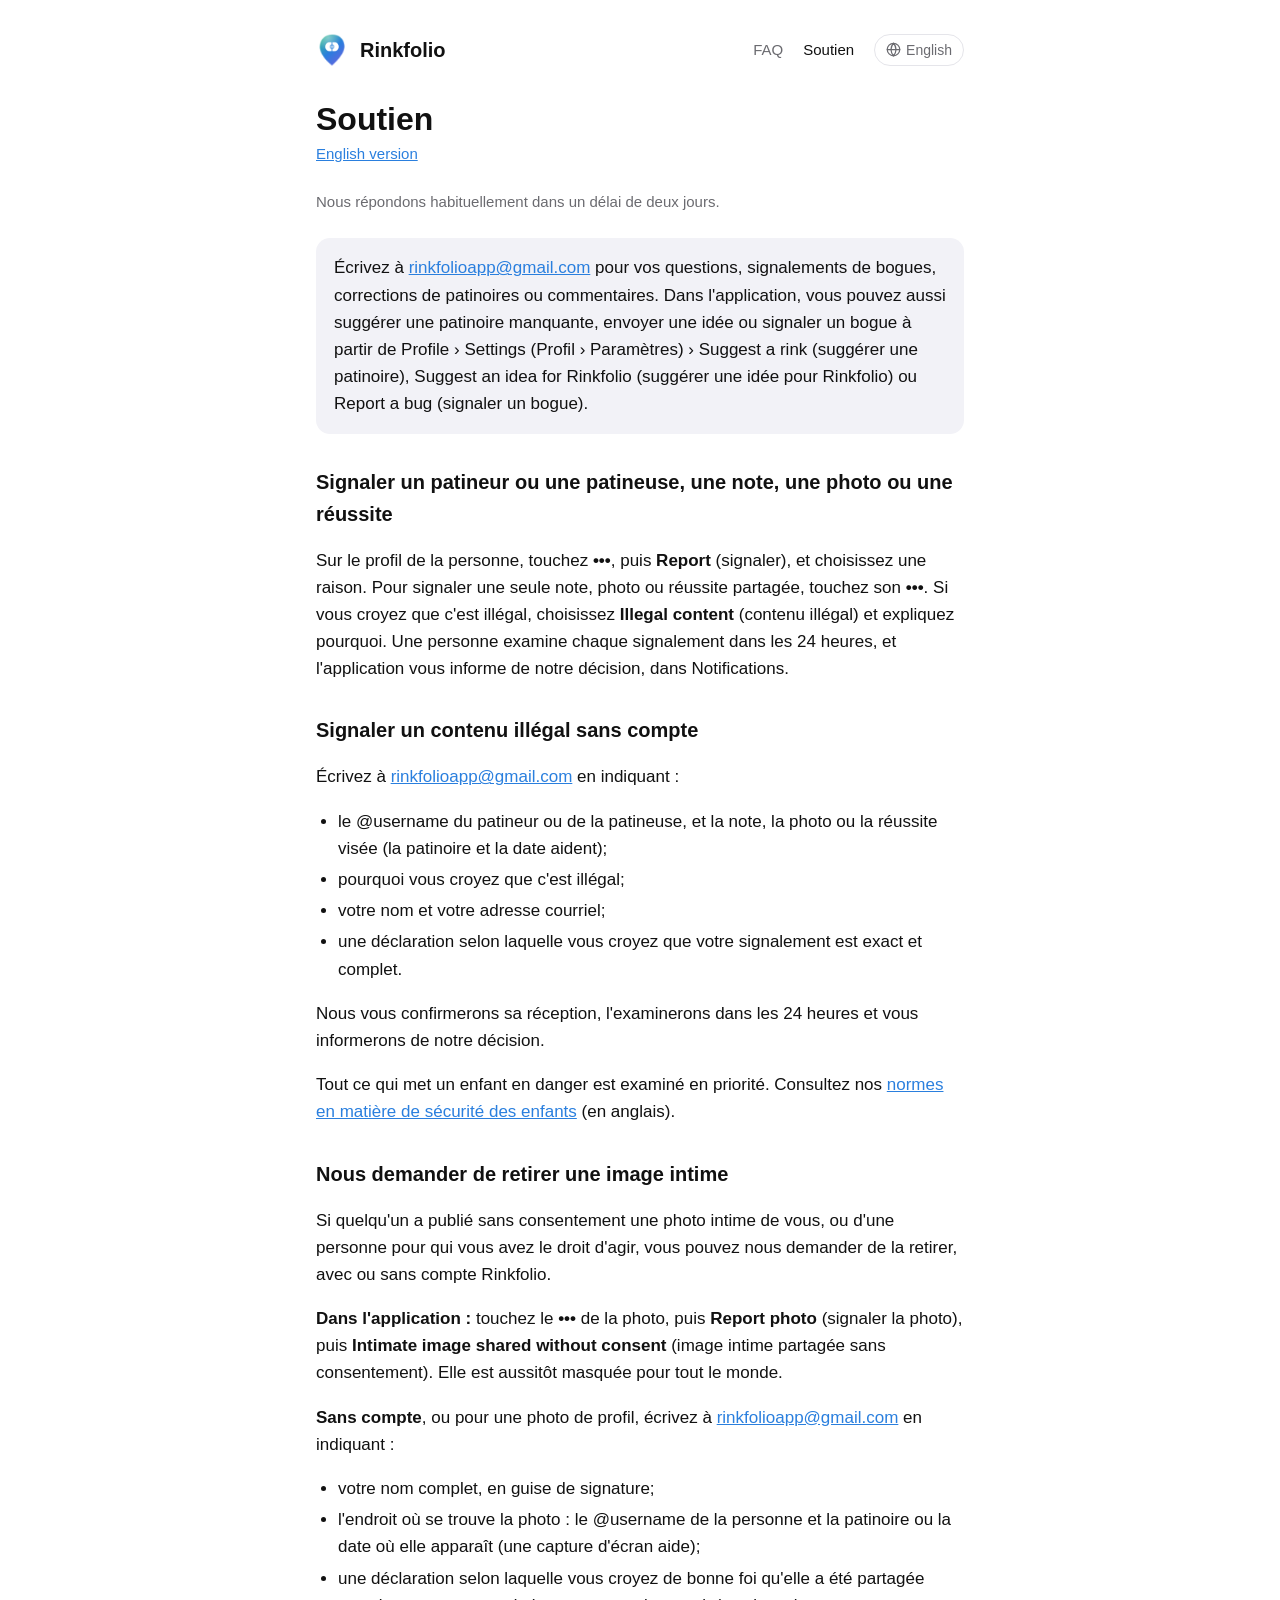
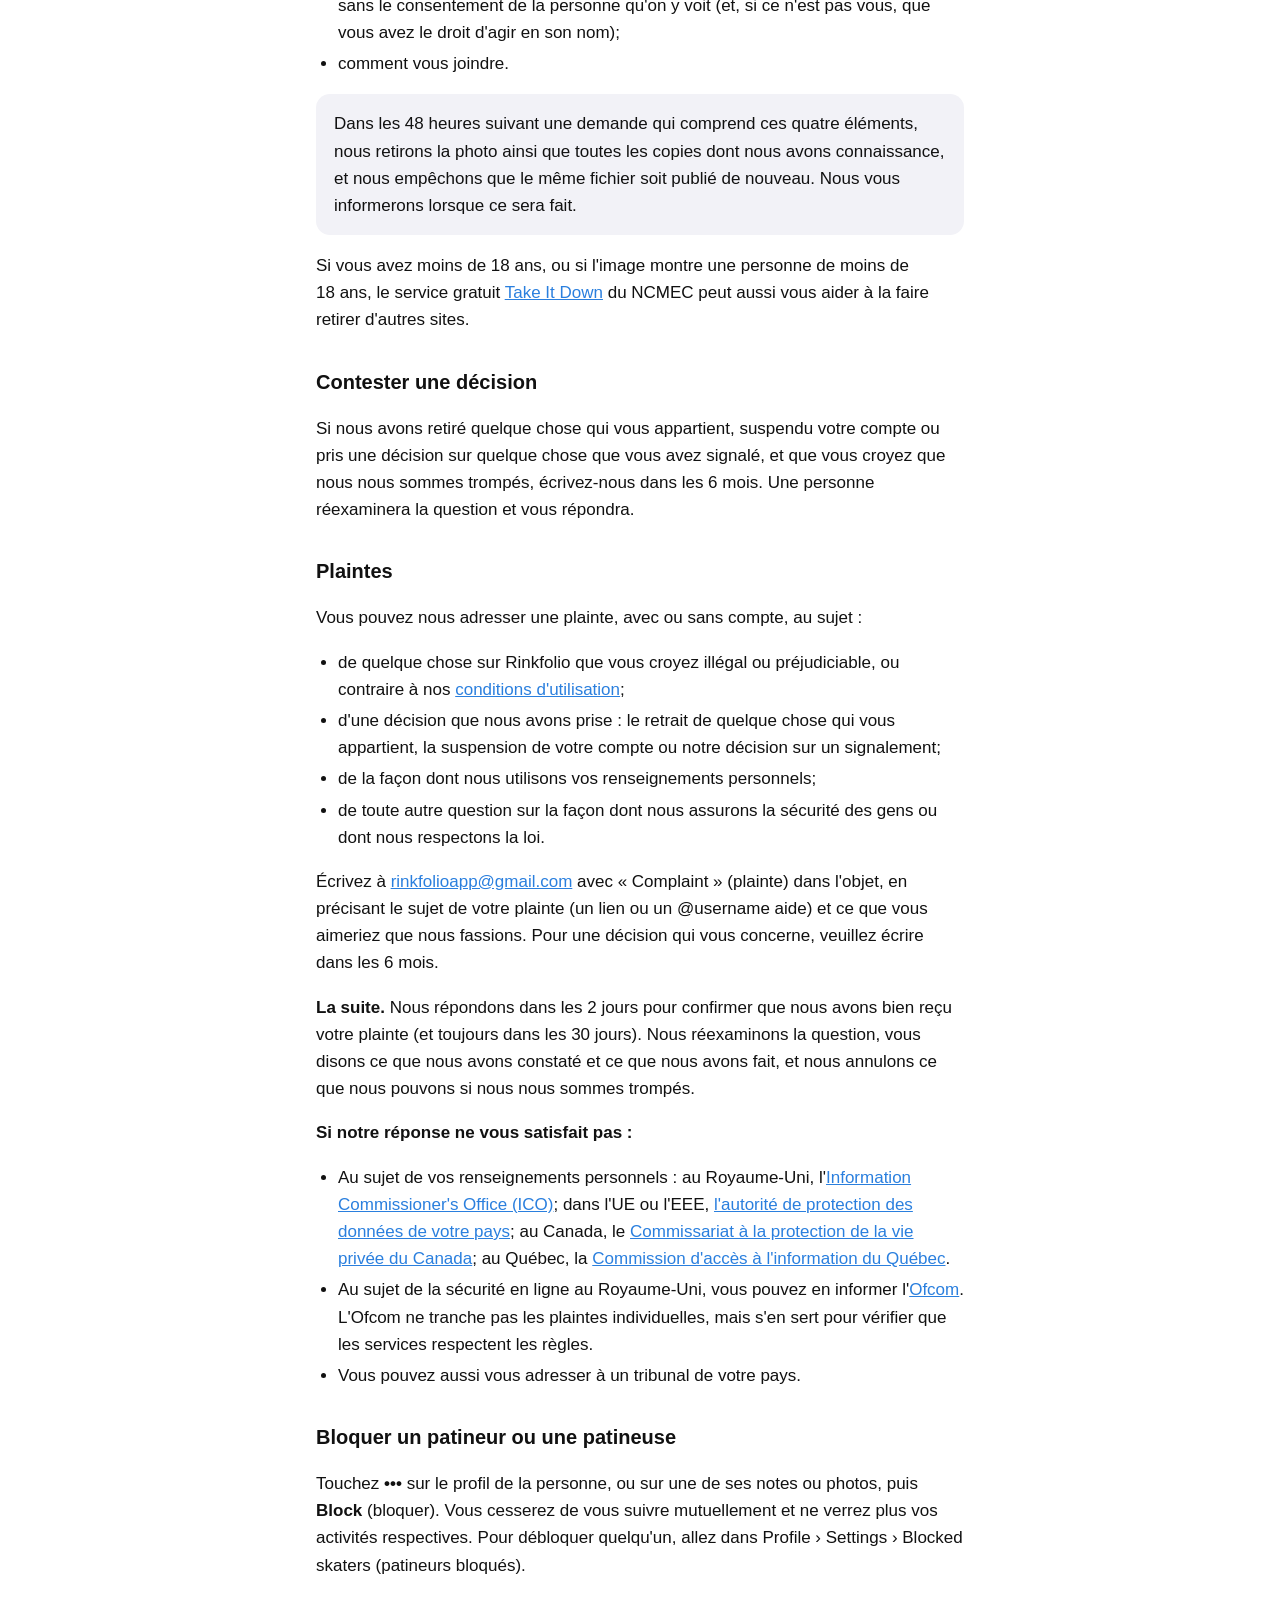
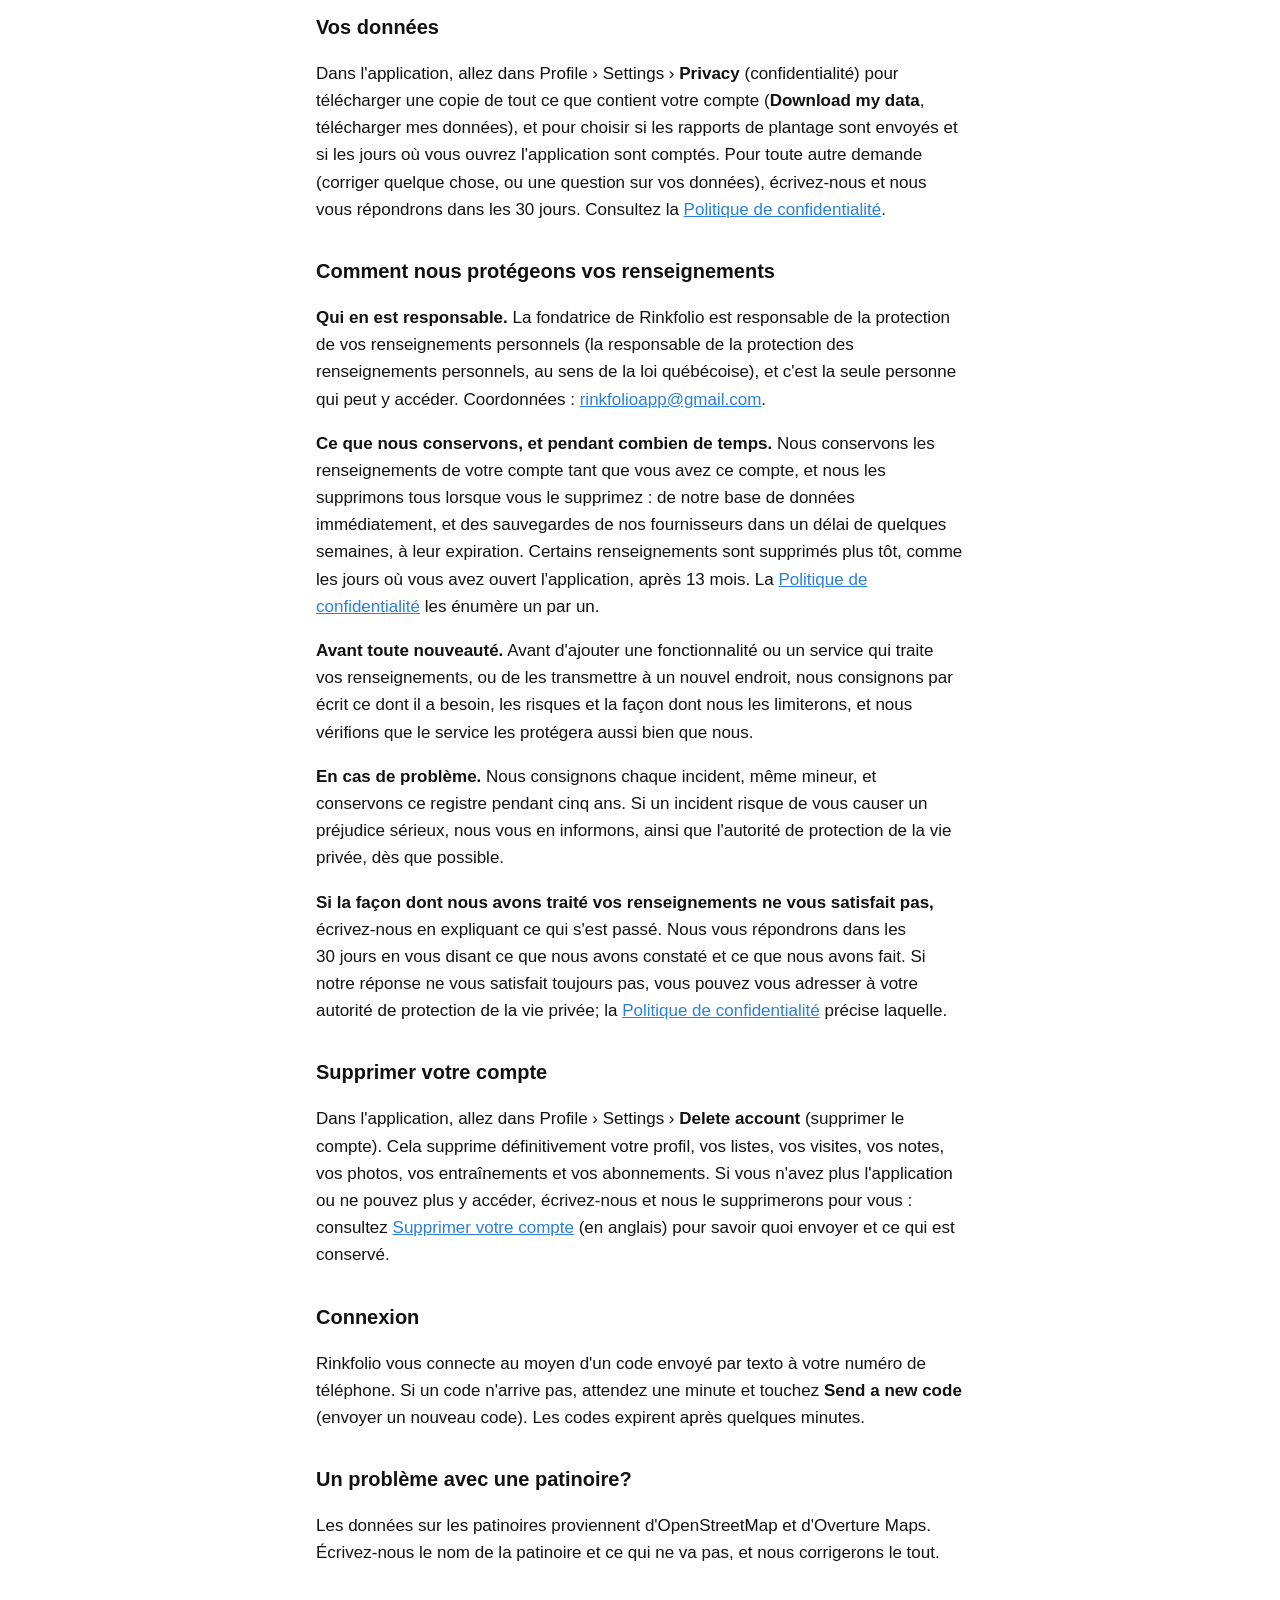
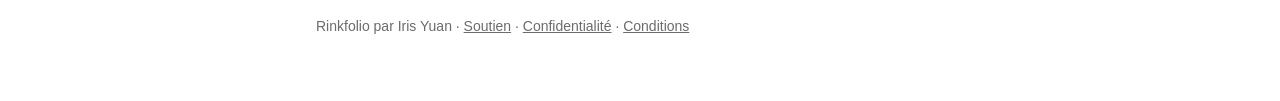
<file: fr/support.html>
<!doctype html>
<html lang="fr-CA">
<head>
<!-- Traduction à faire réviser par un traducteur professionnel avant publication. Source : support.html (anglais). -->
<meta charset="utf-8">
<meta name="viewport" content="width=device-width, initial-scale=1">
<title>Soutien · Rinkfolio</title>
<meta name="description" content="Obtenez de l'aide avec Rinkfolio : signalements, blocage, connexion, suppression de votre compte et corrections de patinoires.">
<link rel="canonical" href="https://rinkfolio.com/fr/support">
<link rel="icon" href="../favicon.ico" sizes="any">
<link rel="icon" type="image/png" sizes="48x48" href="../favicon-48.png">
<link rel="icon" type="image/png" sizes="96x96" href="../favicon-96.png">
<link rel="icon" type="image/png" sizes="192x192" href="../favicon-192.png">
<link rel="apple-touch-icon" href="../apple-touch-icon.png">
<link rel="stylesheet" href="../style.css?v=8">
</head>
<body>
<main>
<header><a href="./"><img src="../logo.png" alt="">Rinkfolio</a><nav class="topnav" aria-label="Menu"><a href="faq">FAQ</a><a href="support" aria-current="page">Soutien</a><a class="lang" href="../support" hreflang="en" lang="en" title="Read in English"><svg aria-hidden="true" width="15" height="15" viewBox="0 0 24 24" fill="none" stroke="currentColor" stroke-width="2" stroke-linecap="round" stroke-linejoin="round"><circle cx="12" cy="12" r="10"/><path d="M2 12h20"/><path d="M12 2a15.3 15.3 0 0 1 4 10 15.3 15.3 0 0 1-4 10 15.3 15.3 0 0 1-4-10 15.3 15.3 0 0 1 4-10z"/></svg>English</a></nav></header>
<h1>Soutien</h1>
<p class="updated"><a href="../support" hreflang="en" lang="en">English version</a></p>
<p class="updated">Nous répondons habituellement dans un délai de deux jours.</p>
<div class="card">
<p style="margin:0">Écrivez à <a href="mailto:rinkfolioapp@gmail.com">rinkfolioapp@gmail.com</a> pour vos questions, signalements de bogues, corrections de patinoires ou commentaires. Dans l'application, vous pouvez aussi suggérer une patinoire manquante, envoyer une idée ou signaler un bogue à partir de Profile › Settings (Profil › Paramètres) › Suggest a rink (suggérer une patinoire), Suggest an idea for Rinkfolio (suggérer une idée pour Rinkfolio) ou Report a bug (signaler un bogue).</p>
</div>

<h2>Signaler un patineur ou une patineuse, une note, une photo ou une réussite</h2>
<p>Sur le profil de la personne, touchez <strong>•••</strong>, puis <strong>Report</strong> (signaler), et choisissez une raison. Pour signaler une seule note, photo ou réussite partagée, touchez son <strong>•••</strong>. Si vous croyez que c'est illégal, choisissez <strong>Illegal content</strong> (contenu illégal) et expliquez pourquoi. Une personne examine chaque signalement dans les 24&nbsp;heures, et l'application vous informe de notre décision, dans Notifications.</p>

<h2>Signaler un contenu illégal sans compte</h2>
<p>Écrivez à <a href="mailto:rinkfolioapp@gmail.com">rinkfolioapp@gmail.com</a> en indiquant&nbsp;:</p>
<ul>
<li>le @username du patineur ou de la patineuse, et la note, la photo ou la réussite visée (la patinoire et la date aident);</li>
<li>pourquoi vous croyez que c'est illégal;</li>
<li>votre nom et votre adresse courriel;</li>
<li>une déclaration selon laquelle vous croyez que votre signalement est exact et complet.</li>
</ul>
<p>Nous vous confirmerons sa réception, l'examinerons dans les 24&nbsp;heures et vous informerons de notre décision.</p>
<p>Tout ce qui met un enfant en danger est examiné en priorité. Consultez nos <a href="../child-safety">normes en matière de sécurité des enfants</a> (en anglais).</p>

<h2 id="intimate">Nous demander de retirer une image intime</h2>
<p>Si quelqu'un a publié sans consentement une photo intime de vous, ou d'une personne pour qui vous avez le droit d'agir, vous pouvez nous demander de la retirer, avec ou sans compte Rinkfolio.</p>
<p><strong>Dans l'application&nbsp;:</strong> touchez le <strong>•••</strong> de la photo, puis <strong>Report photo</strong> (signaler la photo), puis <strong>Intimate image shared without consent</strong> (image intime partagée sans consentement). Elle est aussitôt masquée pour tout le monde.</p>
<p><strong>Sans compte</strong>, ou pour une photo de profil, écrivez à <a href="mailto:rinkfolioapp@gmail.com?subject=Intimate%20image%20removal">rinkfolioapp@gmail.com</a> en indiquant&nbsp;:</p>
<ul>
<li>votre nom complet, en guise de signature;</li>
<li>l'endroit où se trouve la photo&nbsp;: le @username de la personne et la patinoire ou la date où elle apparaît (une capture d'écran aide);</li>
<li>une déclaration selon laquelle vous croyez de bonne foi qu'elle a été partagée sans le consentement de la personne qu'on y voit (et, si ce n'est pas vous, que vous avez le droit d'agir en son nom);</li>
<li>comment vous joindre.</li>
</ul>
<div class="card">
<p style="margin:0">Dans les 48&nbsp;heures suivant une demande qui comprend ces quatre éléments, nous retirons la photo ainsi que toutes les copies dont nous avons connaissance, et nous empêchons que le même fichier soit publié de nouveau. Nous vous informerons lorsque ce sera fait.</p>
</div>
<p>Si vous avez moins de 18&nbsp;ans, ou si l'image montre une personne de moins de 18&nbsp;ans, le service gratuit <a href="https://takeitdown.ncmec.org">Take It Down</a> du NCMEC peut aussi vous aider à la faire retirer d'autres sites.</p>

<h2>Contester une décision</h2>
<p>Si nous avons retiré quelque chose qui vous appartient, suspendu votre compte ou pris une décision sur quelque chose que vous avez signalé, et que vous croyez que nous nous sommes trompés, écrivez-nous dans les 6&nbsp;mois. Une personne réexaminera la question et vous répondra.</p>

<h2 id="complaints">Plaintes</h2>
<p>Vous pouvez nous adresser une plainte, avec ou sans compte, au sujet&nbsp;:</p>
<ul>
<li>de quelque chose sur Rinkfolio que vous croyez illégal ou préjudiciable, ou contraire à nos <a href="terms">conditions d'utilisation</a>;</li>
<li>d'une décision que nous avons prise&nbsp;: le retrait de quelque chose qui vous appartient, la suspension de votre compte ou notre décision sur un signalement;</li>
<li>de la façon dont nous utilisons vos renseignements personnels;</li>
<li>de toute autre question sur la façon dont nous assurons la sécurité des gens ou dont nous respectons la loi.</li>
</ul>
<p>Écrivez à <a href="mailto:rinkfolioapp@gmail.com">rinkfolioapp@gmail.com</a> avec «&nbsp;Complaint&nbsp;» (plainte) dans l'objet, en précisant le sujet de votre plainte (un lien ou un @username aide) et ce que vous aimeriez que nous fassions. Pour une décision qui vous concerne, veuillez écrire dans les 6&nbsp;mois.</p>
<p><strong>La suite.</strong> Nous répondons dans les 2&nbsp;jours pour confirmer que nous avons bien reçu votre plainte (et toujours dans les 30&nbsp;jours). Nous réexaminons la question, vous disons ce que nous avons constaté et ce que nous avons fait, et nous annulons ce que nous pouvons si nous nous sommes trompés.</p>
<p><strong>Si notre réponse ne vous satisfait pas&nbsp;:</strong></p>
<ul>
<li>Au sujet de vos renseignements personnels&nbsp;: au Royaume-Uni, l'<a href="https://ico.org.uk/make-a-complaint/">Information Commissioner's Office (ICO)</a>; dans l'UE ou l'EEE, <a href="https://www.edpb.europa.eu/about-edpb/about-edpb/members_en">l'autorité de protection des données de votre pays</a>; au Canada, le <a href="https://www.priv.gc.ca">Commissariat à la protection de la vie privée du Canada</a>; au Québec, la <a href="https://www.cai.gouv.qc.ca">Commission d'accès à l'information du Québec</a>.</li>
<li>Au sujet de la sécurité en ligne au Royaume-Uni, vous pouvez en informer l'<a href="https://www.ofcom.org.uk/online-safety">Ofcom</a>. L'Ofcom ne tranche pas les plaintes individuelles, mais s'en sert pour vérifier que les services respectent les règles.</li>
<li>Vous pouvez aussi vous adresser à un tribunal de votre pays.</li>
</ul>

<h2>Bloquer un patineur ou une patineuse</h2>
<p>Touchez <strong>•••</strong> sur le profil de la personne, ou sur une de ses notes ou photos, puis <strong>Block</strong> (bloquer). Vous cesserez de vous suivre mutuellement et ne verrez plus vos activités respectives. Pour débloquer quelqu'un, allez dans Profile › Settings › Blocked skaters (patineurs bloqués).</p>

<h2>Vos données</h2>
<p>Dans l'application, allez dans Profile › Settings › <strong>Privacy</strong> (confidentialité) pour télécharger une copie de tout ce que contient votre compte (<strong>Download my data</strong>, télécharger mes données), et pour choisir si les rapports de plantage sont envoyés et si les jours où vous ouvrez l'application sont comptés. Pour toute autre demande (corriger quelque chose, ou une question sur vos données), écrivez-nous et nous vous répondrons dans les 30&nbsp;jours. Consultez la <a href="privacy">Politique de confidentialité</a>.</p>

<h2 id="looking-after">Comment nous protégeons vos renseignements</h2>
<p><strong>Qui en est responsable.</strong> La fondatrice de Rinkfolio est responsable de la protection de vos renseignements personnels (la responsable de la protection des renseignements personnels, au sens de la loi québécoise), et c'est la seule personne qui peut y accéder. Coordonnées&nbsp;: <a href="mailto:rinkfolioapp@gmail.com">rinkfolioapp@gmail.com</a>.</p>
<p><strong>Ce que nous conservons, et pendant combien de temps.</strong> Nous conservons les renseignements de votre compte tant que vous avez ce compte, et nous les supprimons tous lorsque vous le supprimez&nbsp;: de notre base de données immédiatement, et des sauvegardes de nos fournisseurs dans un délai de quelques semaines, à leur expiration. Certains renseignements sont supprimés plus tôt, comme les jours où vous avez ouvert l'application, après 13&nbsp;mois. La <a href="privacy">Politique de confidentialité</a> les énumère un par un.</p>
<p><strong>Avant toute nouveauté.</strong> Avant d'ajouter une fonctionnalité ou un service qui traite vos renseignements, ou de les transmettre à un nouvel endroit, nous consignons par écrit ce dont il a besoin, les risques et la façon dont nous les limiterons, et nous vérifions que le service les protégera aussi bien que nous.</p>
<p><strong>En cas de problème.</strong> Nous consignons chaque incident, même mineur, et conservons ce registre pendant cinq ans. Si un incident risque de vous causer un préjudice sérieux, nous vous en informons, ainsi que l'autorité de protection de la vie privée, dès que possible.</p>
<p><strong>Si la façon dont nous avons traité vos renseignements ne vous satisfait pas,</strong> écrivez-nous en expliquant ce qui s'est passé. Nous vous répondrons dans les 30&nbsp;jours en vous disant ce que nous avons constaté et ce que nous avons fait. Si notre réponse ne vous satisfait toujours pas, vous pouvez vous adresser à votre autorité de protection de la vie privée; la <a href="privacy">Politique de confidentialité</a> précise laquelle.</p>

<h2>Supprimer votre compte</h2>
<p>Dans l'application, allez dans Profile › Settings › <strong>Delete account</strong> (supprimer le compte). Cela supprime définitivement votre profil, vos listes, vos visites, vos notes, vos photos, vos entraînements et vos abonnements. Si vous n'avez plus l'application ou ne pouvez plus y accéder, écrivez-nous et nous le supprimerons pour vous&nbsp;: consultez <a href="../delete-account">Supprimer votre compte</a> (en anglais) pour savoir quoi envoyer et ce qui est conservé.</p>

<h2>Connexion</h2>
<p>Rinkfolio vous connecte au moyen d'un code envoyé par texto à votre numéro de téléphone. Si un code n'arrive pas, attendez une minute et touchez <strong>Send a new code</strong> (envoyer un nouveau code). Les codes expirent après quelques minutes.</p>

<h2>Un problème avec une patinoire?</h2>
<p>Les données sur les patinoires proviennent d'OpenStreetMap et d'Overture Maps. Écrivez-nous le nom de la patinoire et ce qui ne va pas, et nous corrigerons le tout.</p>
<footer>Rinkfolio par Iris Yuan · <a href="support">Soutien</a> · <a href="privacy">Confidentialité</a> · <a href="terms">Conditions</a></footer>
</main>
</body>
</html>
</file>
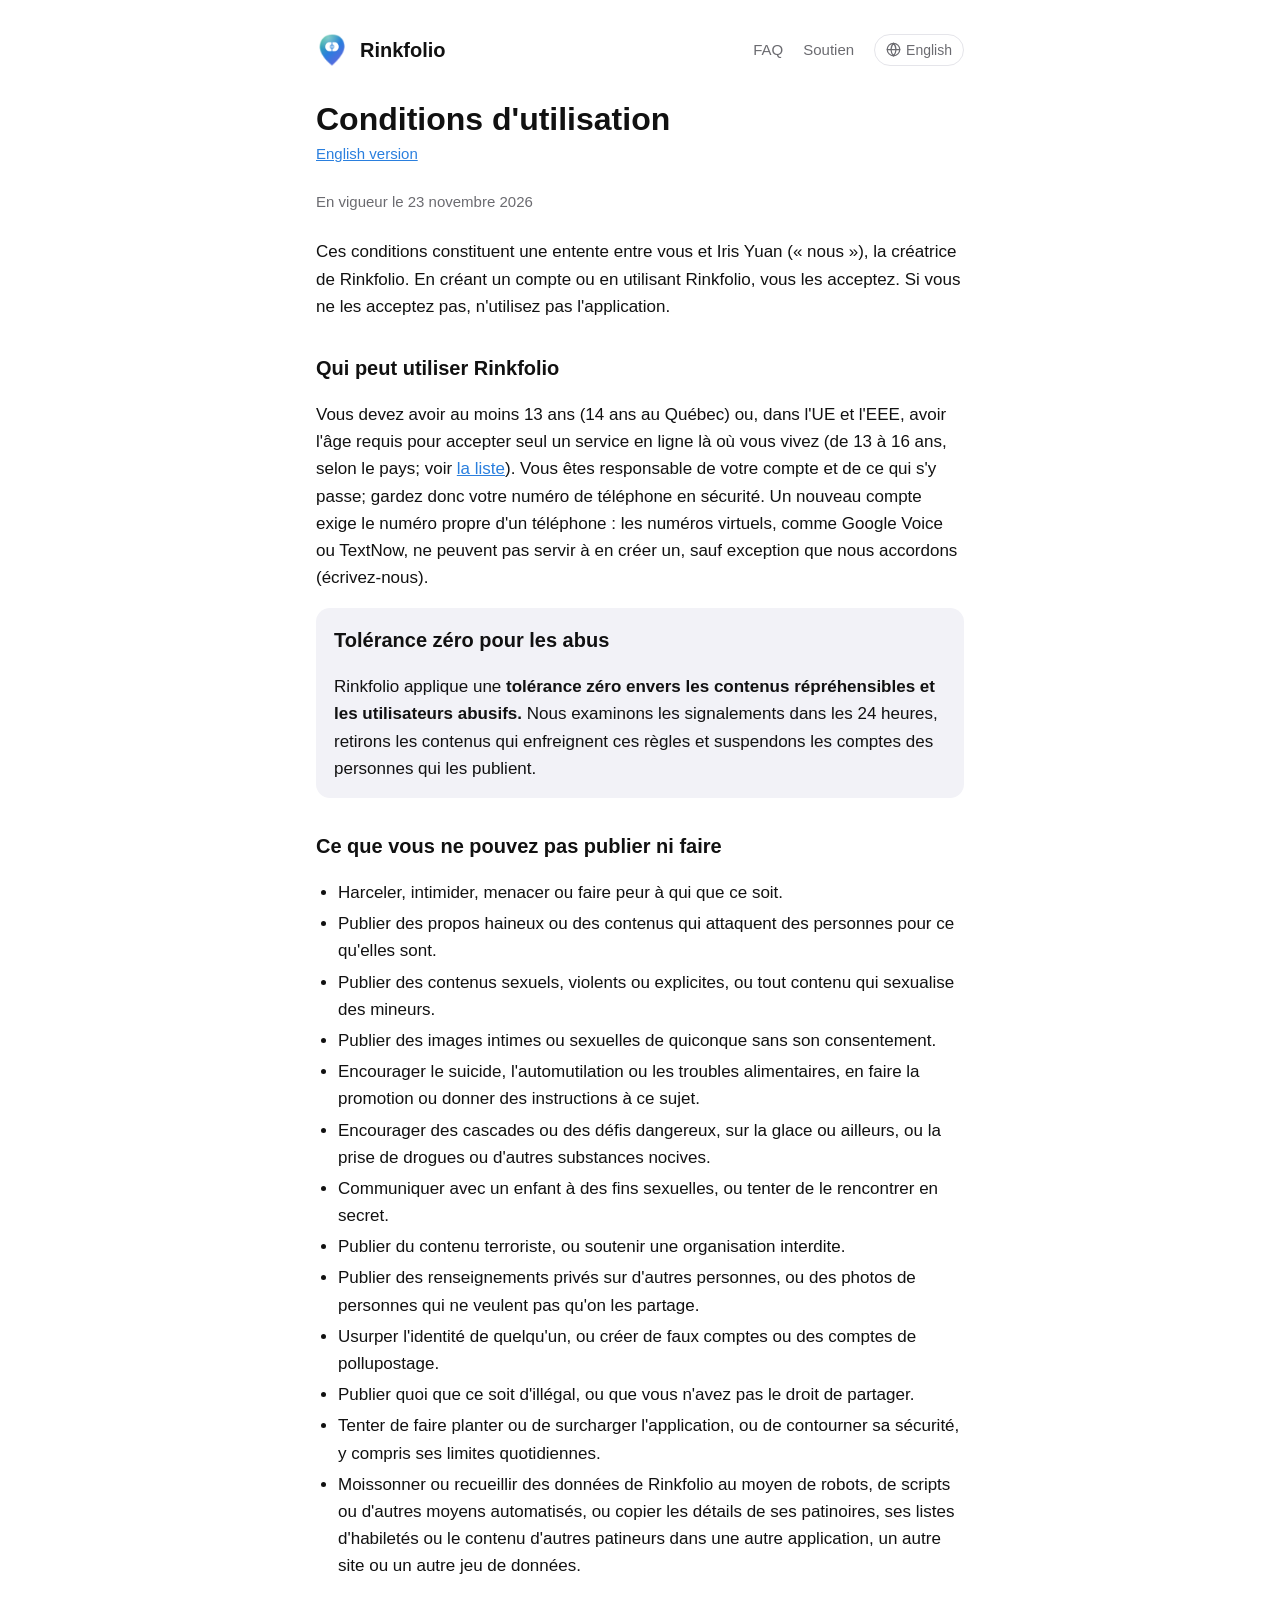
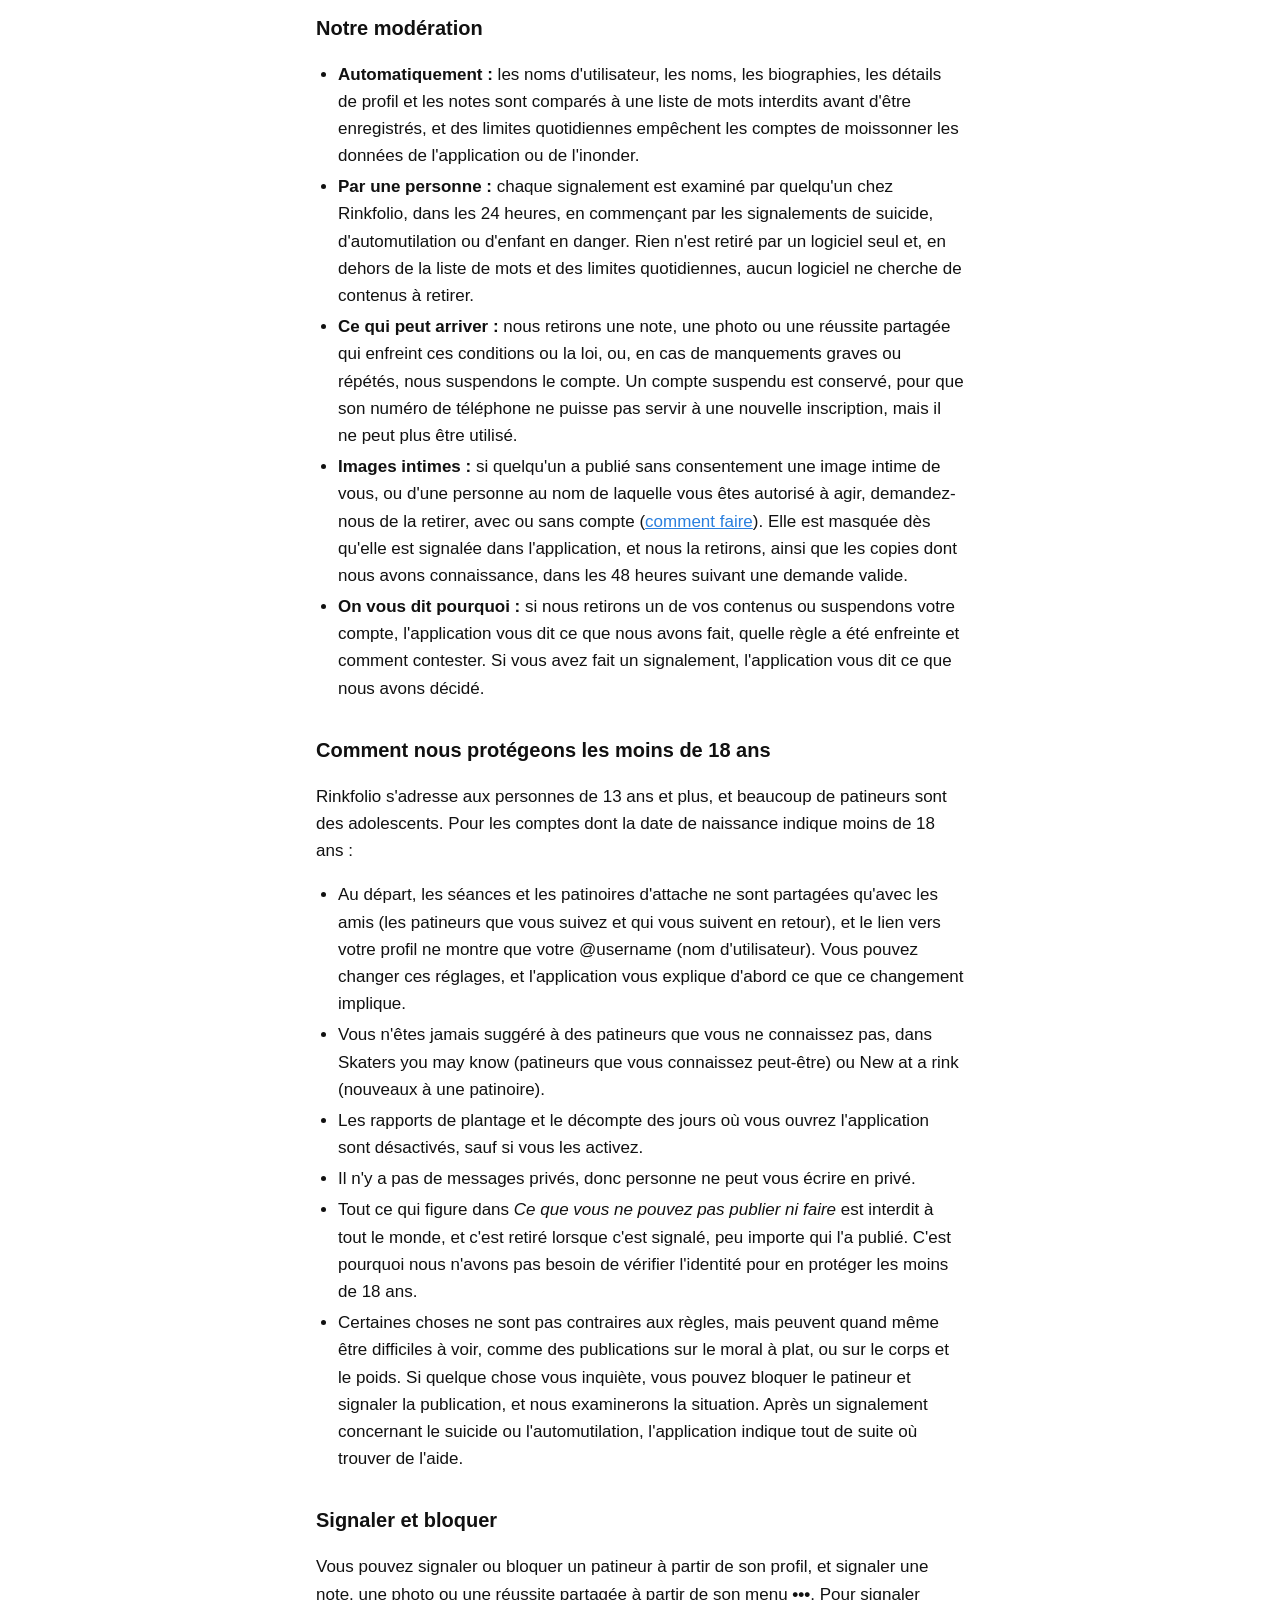
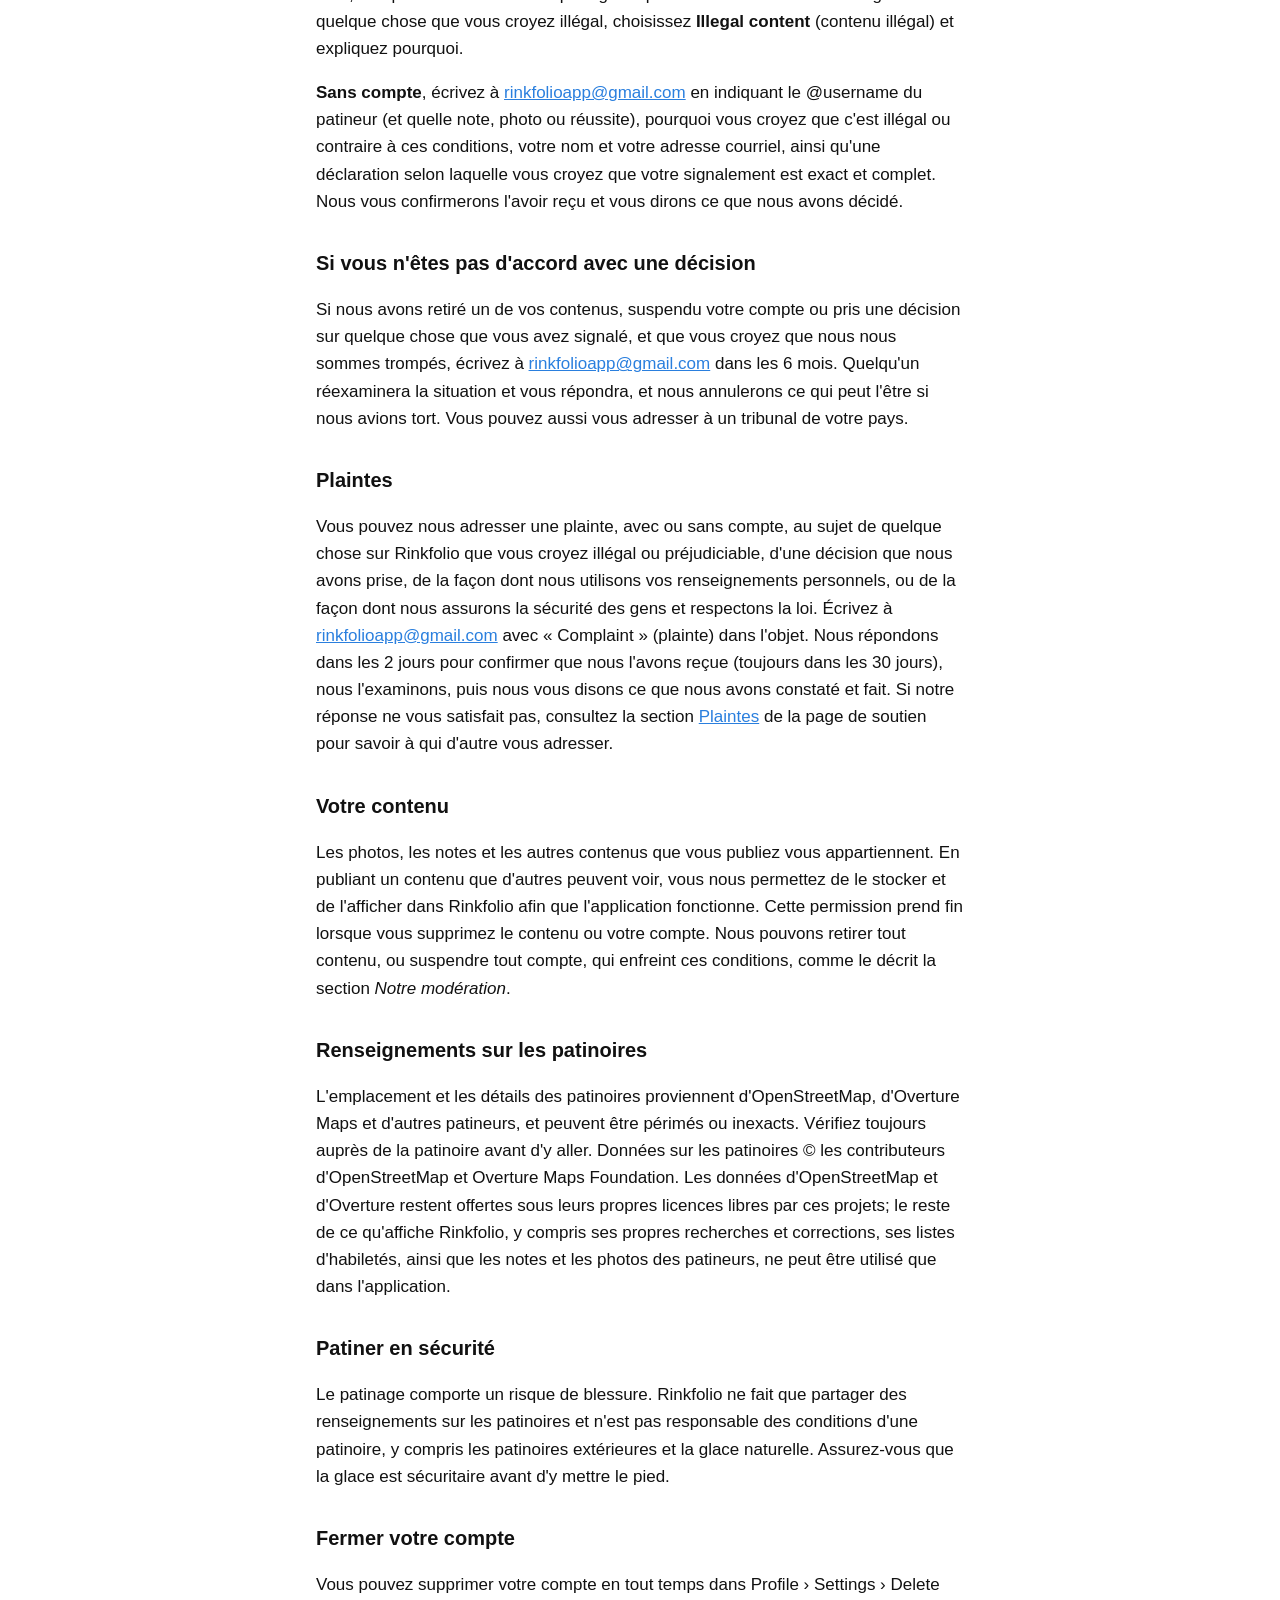
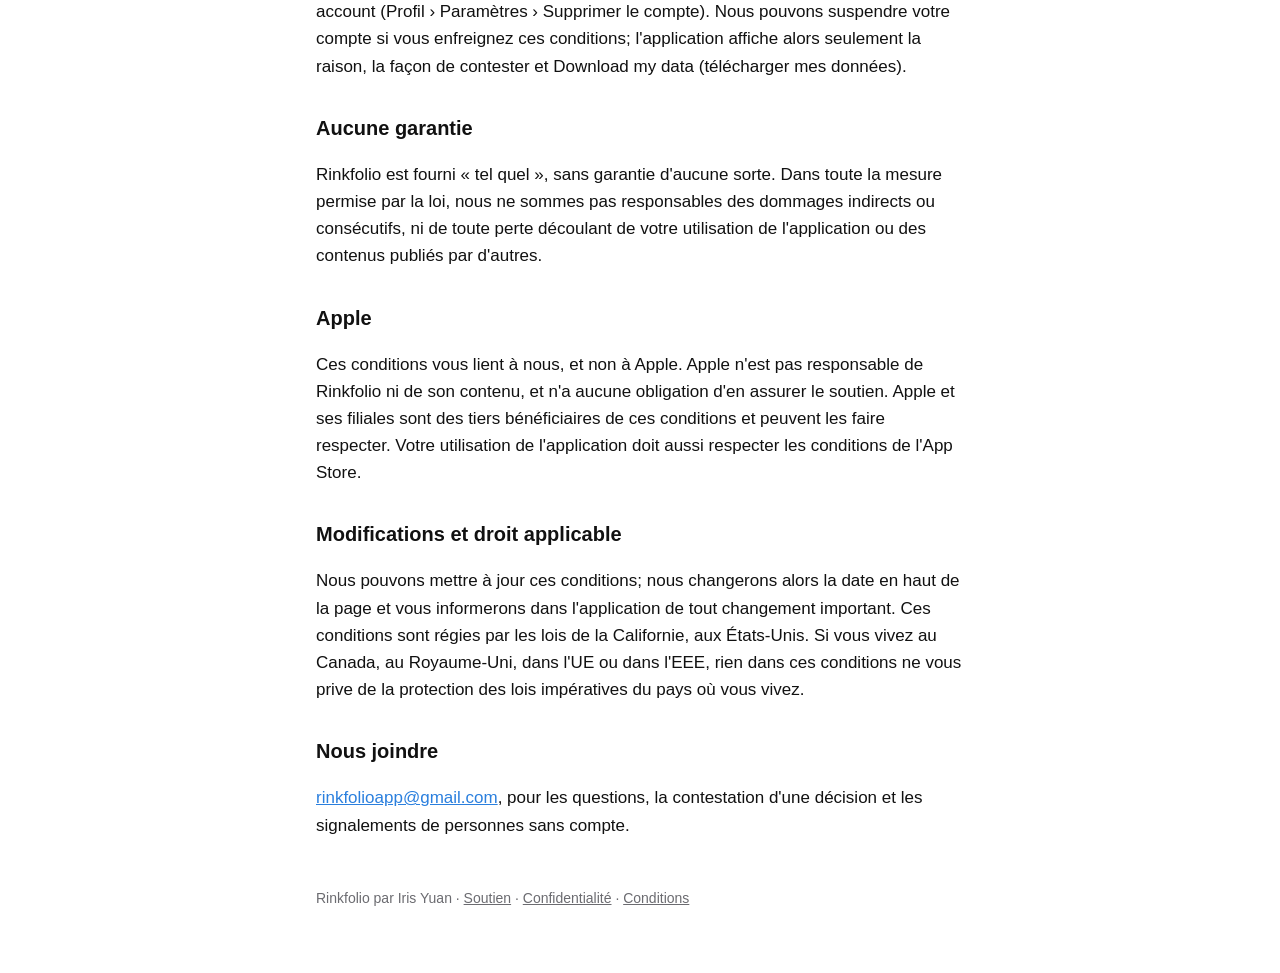
<file: fr/terms.html>
<!doctype html>
<html lang="fr-CA">
<head>
<!-- Traduction à faire réviser par un traducteur professionnel avant publication. Source : terms.html (anglais). -->
<meta charset="utf-8">
<meta name="viewport" content="width=device-width, initial-scale=1">
<title>Conditions d'utilisation · Rinkfolio</title>
<meta name="description" content="Les conditions d'utilisation de Rinkfolio.">
<link rel="canonical" href="https://rinkfolio.com/fr/terms">
<link rel="icon" href="../favicon.ico" sizes="any">
<link rel="icon" type="image/png" sizes="48x48" href="../favicon-48.png">
<link rel="icon" type="image/png" sizes="96x96" href="../favicon-96.png">
<link rel="icon" type="image/png" sizes="192x192" href="../favicon-192.png">
<link rel="apple-touch-icon" href="../apple-touch-icon.png">
<link rel="stylesheet" href="../style.css?v=8">
</head>
<body>
<main>
<header><a href="./"><img src="../logo.png" alt="">Rinkfolio</a><nav class="topnav" aria-label="Menu"><a href="faq">FAQ</a><a href="support">Soutien</a><a class="lang" href="../terms" hreflang="en" lang="en" title="Read in English"><svg aria-hidden="true" width="15" height="15" viewBox="0 0 24 24" fill="none" stroke="currentColor" stroke-width="2" stroke-linecap="round" stroke-linejoin="round"><circle cx="12" cy="12" r="10"/><path d="M2 12h20"/><path d="M12 2a15.3 15.3 0 0 1 4 10 15.3 15.3 0 0 1-4 10 15.3 15.3 0 0 1-4-10 15.3 15.3 0 0 1 4-10z"/></svg>English</a></nav></header>
<h1>Conditions d'utilisation</h1>
<p class="updated"><a href="../terms" hreflang="en" lang="en">English version</a></p>
<p class="updated">En vigueur le 23 novembre 2026</p>

<p>Ces conditions constituent une entente entre vous et Iris Yuan (« nous »), la créatrice de Rinkfolio. En créant un compte ou en utilisant Rinkfolio, vous les acceptez. Si vous ne les acceptez pas, n'utilisez pas l'application.</p>

<h2>Qui peut utiliser Rinkfolio</h2>
<p>Vous devez avoir au moins 13 ans (14 ans au Québec) ou, dans l'UE et l'EEE, avoir l'âge requis pour accepter seul un service en ligne là où vous vivez (de 13 à 16 ans, selon le pays; voir <a href="privacy#children">la liste</a>). Vous êtes responsable de votre compte et de ce qui s'y passe; gardez donc votre numéro de téléphone en sécurité. Un nouveau compte exige le numéro propre d'un téléphone : les numéros virtuels, comme Google Voice ou TextNow, ne peuvent pas servir à en créer un, sauf exception que nous accordons (écrivez-nous).</p>

<div class="card">
<h2 style="margin-top:0">Tolérance zéro pour les abus</h2>
<p style="margin-bottom:0">Rinkfolio applique une <strong>tolérance zéro envers les contenus répréhensibles et les utilisateurs abusifs.</strong> Nous examinons les signalements dans les 24 heures, retirons les contenus qui enfreignent ces règles et suspendons les comptes des personnes qui les publient.</p>
</div>

<h2>Ce que vous ne pouvez pas publier ni faire</h2>
<ul>
<li>Harceler, intimider, menacer ou faire peur à qui que ce soit.</li>
<li>Publier des propos haineux ou des contenus qui attaquent des personnes pour ce qu'elles sont.</li>
<li>Publier des contenus sexuels, violents ou explicites, ou tout contenu qui sexualise des mineurs.</li>
<li>Publier des images intimes ou sexuelles de quiconque sans son consentement.</li>
<li>Encourager le suicide, l'automutilation ou les troubles alimentaires, en faire la promotion ou donner des instructions à ce sujet.</li>
<li>Encourager des cascades ou des défis dangereux, sur la glace ou ailleurs, ou la prise de drogues ou d'autres substances nocives.</li>
<li>Communiquer avec un enfant à des fins sexuelles, ou tenter de le rencontrer en secret.</li>
<li>Publier du contenu terroriste, ou soutenir une organisation interdite.</li>
<li>Publier des renseignements privés sur d'autres personnes, ou des photos de personnes qui ne veulent pas qu'on les partage.</li>
<li>Usurper l'identité de quelqu'un, ou créer de faux comptes ou des comptes de pollupostage.</li>
<li>Publier quoi que ce soit d'illégal, ou que vous n'avez pas le droit de partager.</li>
<li>Tenter de faire planter ou de surcharger l'application, ou de contourner sa sécurité, y compris ses limites quotidiennes.</li>
<li>Moissonner ou recueillir des données de Rinkfolio au moyen de robots, de scripts ou d'autres moyens automatisés, ou copier les détails de ses patinoires, ses listes d'habiletés ou le contenu d'autres patineurs dans une autre application, un autre site ou un autre jeu de données.</li>
</ul>

<h2>Notre modération</h2>
<ul>
<li><strong>Automatiquement :</strong> les noms d'utilisateur, les noms, les biographies, les détails de profil et les notes sont comparés à une liste de mots interdits avant d'être enregistrés, et des limites quotidiennes empêchent les comptes de moissonner les données de l'application ou de l'inonder.</li>
<li><strong>Par une personne :</strong> chaque signalement est examiné par quelqu'un chez Rinkfolio, dans les 24 heures, en commençant par les signalements de suicide, d'automutilation ou d'enfant en danger. Rien n'est retiré par un logiciel seul et, en dehors de la liste de mots et des limites quotidiennes, aucun logiciel ne cherche de contenus à retirer.</li>
<li><strong>Ce qui peut arriver :</strong> nous retirons une note, une photo ou une réussite partagée qui enfreint ces conditions ou la loi, ou, en cas de manquements graves ou répétés, nous suspendons le compte. Un compte suspendu est conservé, pour que son numéro de téléphone ne puisse pas servir à une nouvelle inscription, mais il ne peut plus être utilisé.</li>
<li><strong>Images intimes :</strong> si quelqu'un a publié sans consentement une image intime de vous, ou d'une personne au nom de laquelle vous êtes autorisé à agir, demandez-nous de la retirer, avec ou sans compte (<a href="support#intimate">comment faire</a>). Elle est masquée dès qu'elle est signalée dans l'application, et nous la retirons, ainsi que les copies dont nous avons connaissance, dans les 48 heures suivant une demande valide.</li>
<li><strong>On vous dit pourquoi :</strong> si nous retirons un de vos contenus ou suspendons votre compte, l'application vous dit ce que nous avons fait, quelle règle a été enfreinte et comment contester. Si vous avez fait un signalement, l'application vous dit ce que nous avons décidé.</li>
</ul>

<h2 id="under-18">Comment nous protégeons les moins de 18 ans</h2>
<p>Rinkfolio s'adresse aux personnes de 13 ans et plus, et beaucoup de patineurs sont des adolescents. Pour les comptes dont la date de naissance indique moins de 18 ans :</p>
<ul>
<li>Au départ, les séances et les patinoires d'attache ne sont partagées qu'avec les amis (les patineurs que vous suivez et qui vous suivent en retour), et le lien vers votre profil ne montre que votre @username (nom d'utilisateur). Vous pouvez changer ces réglages, et l'application vous explique d'abord ce que ce changement implique.</li>
<li>Vous n'êtes jamais suggéré à des patineurs que vous ne connaissez pas, dans Skaters you may know (patineurs que vous connaissez peut-être) ou New at a rink (nouveaux à une patinoire).</li>
<li>Les rapports de plantage et le décompte des jours où vous ouvrez l'application sont désactivés, sauf si vous les activez.</li>
<li>Il n'y a pas de messages privés, donc personne ne peut vous écrire en privé.</li>
<li>Tout ce qui figure dans <em>Ce que vous ne pouvez pas publier ni faire</em> est interdit à tout le monde, et c'est retiré lorsque c'est signalé, peu importe qui l'a publié. C'est pourquoi nous n'avons pas besoin de vérifier l'identité pour en protéger les moins de 18 ans.</li>
<li>Certaines choses ne sont pas contraires aux règles, mais peuvent quand même être difficiles à voir, comme des publications sur le moral à plat, ou sur le corps et le poids. Si quelque chose vous inquiète, vous pouvez bloquer le patineur et signaler la publication, et nous examinerons la situation. Après un signalement concernant le suicide ou l'automutilation, l'application indique tout de suite où trouver de l'aide.</li>
</ul>

<h2>Signaler et bloquer</h2>
<p>Vous pouvez signaler ou bloquer un patineur à partir de son profil, et signaler une note, une photo ou une réussite partagée à partir de son menu <strong>•••</strong>. Pour signaler quelque chose que vous croyez illégal, choisissez <strong>Illegal content</strong> (contenu illégal) et expliquez pourquoi.</p>
<p><strong>Sans compte</strong>, écrivez à <a href="mailto:rinkfolioapp@gmail.com">rinkfolioapp@gmail.com</a> en indiquant le @username du patineur (et quelle note, photo ou réussite), pourquoi vous croyez que c'est illégal ou contraire à ces conditions, votre nom et votre adresse courriel, ainsi qu'une déclaration selon laquelle vous croyez que votre signalement est exact et complet. Nous vous confirmerons l'avoir reçu et vous dirons ce que nous avons décidé.</p>

<h2>Si vous n'êtes pas d'accord avec une décision</h2>
<p>Si nous avons retiré un de vos contenus, suspendu votre compte ou pris une décision sur quelque chose que vous avez signalé, et que vous croyez que nous nous sommes trompés, écrivez à <a href="mailto:rinkfolioapp@gmail.com">rinkfolioapp@gmail.com</a> dans les 6 mois. Quelqu'un réexaminera la situation et vous répondra, et nous annulerons ce qui peut l'être si nous avions tort. Vous pouvez aussi vous adresser à un tribunal de votre pays.</p>

<h2 id="complaints">Plaintes</h2>
<p>Vous pouvez nous adresser une plainte, avec ou sans compte, au sujet de quelque chose sur Rinkfolio que vous croyez illégal ou préjudiciable, d'une décision que nous avons prise, de la façon dont nous utilisons vos renseignements personnels, ou de la façon dont nous assurons la sécurité des gens et respectons la loi. Écrivez à <a href="mailto:rinkfolioapp@gmail.com">rinkfolioapp@gmail.com</a> avec « Complaint » (plainte) dans l'objet. Nous répondons dans les 2 jours pour confirmer que nous l'avons reçue (toujours dans les 30 jours), nous l'examinons, puis nous vous disons ce que nous avons constaté et fait. Si notre réponse ne vous satisfait pas, consultez la section <a href="support#complaints">Plaintes</a> de la page de soutien pour savoir à qui d'autre vous adresser.</p>

<h2>Votre contenu</h2>
<p>Les photos, les notes et les autres contenus que vous publiez vous appartiennent. En publiant un contenu que d'autres peuvent voir, vous nous permettez de le stocker et de l'afficher dans Rinkfolio afin que l'application fonctionne. Cette permission prend fin lorsque vous supprimez le contenu ou votre compte. Nous pouvons retirer tout contenu, ou suspendre tout compte, qui enfreint ces conditions, comme le décrit la section <em>Notre modération</em>.</p>

<h2>Renseignements sur les patinoires</h2>
<p>L'emplacement et les détails des patinoires proviennent d'OpenStreetMap, d'Overture Maps et d'autres patineurs, et peuvent être périmés ou inexacts. Vérifiez toujours auprès de la patinoire avant d'y aller. Données sur les patinoires © les contributeurs d'OpenStreetMap et Overture Maps Foundation. Les données d'OpenStreetMap et d'Overture restent offertes sous leurs propres licences libres par ces projets; le reste de ce qu'affiche Rinkfolio, y compris ses propres recherches et corrections, ses listes d'habiletés, ainsi que les notes et les photos des patineurs, ne peut être utilisé que dans l'application.</p>

<h2>Patiner en sécurité</h2>
<p>Le patinage comporte un risque de blessure. Rinkfolio ne fait que partager des renseignements sur les patinoires et n'est pas responsable des conditions d'une patinoire, y compris les patinoires extérieures et la glace naturelle. Assurez-vous que la glace est sécuritaire avant d'y mettre le pied.</p>

<h2>Fermer votre compte</h2>
<p>Vous pouvez supprimer votre compte en tout temps dans Profile › Settings › Delete account (Profil › Paramètres › Supprimer le compte). Nous pouvons suspendre votre compte si vous enfreignez ces conditions; l'application affiche alors seulement la raison, la façon de contester et Download my data (télécharger mes données).</p>

<h2>Aucune garantie</h2>
<p>Rinkfolio est fourni « tel quel », sans garantie d'aucune sorte. Dans toute la mesure permise par la loi, nous ne sommes pas responsables des dommages indirects ou consécutifs, ni de toute perte découlant de votre utilisation de l'application ou des contenus publiés par d'autres.</p>

<h2>Apple</h2>
<p>Ces conditions vous lient à nous, et non à Apple. Apple n'est pas responsable de Rinkfolio ni de son contenu, et n'a aucune obligation d'en assurer le soutien. Apple et ses filiales sont des tiers bénéficiaires de ces conditions et peuvent les faire respecter. Votre utilisation de l'application doit aussi respecter les conditions de l'App Store.</p>

<h2>Modifications et droit applicable</h2>
<p>Nous pouvons mettre à jour ces conditions; nous changerons alors la date en haut de la page et vous informerons dans l'application de tout changement important. Ces conditions sont régies par les lois de la Californie, aux États-Unis. Si vous vivez au Canada, au Royaume-Uni, dans l'UE ou dans l'EEE, rien dans ces conditions ne vous prive de la protection des lois impératives du pays où vous vivez.</p>

<h2>Nous joindre</h2>
<p><a href="mailto:rinkfolioapp@gmail.com">rinkfolioapp@gmail.com</a>, pour les questions, la contestation d'une décision et les signalements de personnes sans compte.</p>
<footer>Rinkfolio par Iris Yuan · <a href="support">Soutien</a> · <a href="privacy">Confidentialité</a> · <a href="terms">Conditions</a></footer>
</main>
</body>
</html>
</file>
<file: style.css>
:root {
  --ink: #111111;
  --muted: #6b6b70;
  --blue: #2a7fde;
  --line: #e5e5ea;
  --bg: #ffffff;
  --card: #f2f2f7;
  --button: #1d6ac0;
  --frame: #d8d8de;
}
@media (prefers-color-scheme: dark) {
  :root { --ink: #ffffff; --muted: #a1a1a6; --blue: #5a9ef0; --line: #2c2c2e; --bg: #000000; --card: #1c1c1e; --frame: #3a3a3e; }
}
* { box-sizing: border-box; }
body {
  margin: 0;
  background: var(--bg);
  color: var(--ink);
  font: 17px/1.6 -apple-system, BlinkMacSystemFont, "SF Pro Text", "Helvetica Neue", Arial, sans-serif;
  -webkit-text-size-adjust: 100%;
}
main { max-width: 680px; margin: 0 auto; padding: 32px 16px 64px; }
header { display: flex; align-items: center; justify-content: space-between; flex-wrap: wrap; gap: 12px; margin-bottom: 32px; }
header > a { display: flex; align-items: center; gap: 12px; color: var(--ink); text-decoration: none; font-weight: 700; font-size: 20px; }
header img { width: 32px; height: 32px; }
h1 { font-size: 32px; line-height: 1.2; margin: 0 0 4px; }
h2 { font-size: 20px; margin: 32px 0 8px; }
p, li { color: var(--ink); }
.updated { color: var(--muted); font-size: 15px; margin: 0 0 24px; }
a { color: var(--blue); }
ul { padding-left: 22px; }
li { margin: 4px 0; }
.card { background: var(--card); border-radius: 14px; padding: 16px 18px; margin: 16px 0; }
nav.links { display: flex; flex-direction: column; border-top: 1px solid var(--line); margin-top: 24px; }
nav.links a { padding: 16px 0; border-bottom: 1px solid var(--line); color: var(--ink); text-decoration: none; font-weight: 500; display: flex; justify-content: space-between; }
nav.links a::after { content: "›"; color: var(--muted); }
footer { margin-top: 48px; color: var(--muted); font-size: 14px; }
footer a { color: var(--muted); }
.hero { text-align: center; padding-top: 24px; }
.hero img { width: 68px; height: 68px; }
.hero h1 { margin-top: 16px; }
.hero p { color: var(--muted); margin-top: 0; }
.hero .tagline { color: var(--ink); font-size: 20px; font-weight: 500; margin: 4px 0 16px; }
.feature { margin-top: 48px; }
.feature h2 { margin-top: 0; }
.feature p { color: var(--muted); margin: 0; }
.feature img { display: block; width: 100%; max-width: 320px; height: auto; margin: 20px auto 0; border: 8px solid var(--frame); border-radius: 36px; }
.hero .soon { display: inline-block; background: var(--card); border-radius: 999px; padding: 4px 14px; font-size: 15px; margin: 4px 0 0; }
.button { display: block; max-width: 340px; margin: 16px auto 0; padding: 14px 20px; border-radius: 14px; background: var(--button); color: #ffffff; font-weight: 600; text-decoration: none; text-align: center; }
.button:hover { filter: brightness(1.08); }
.button:focus-visible { outline: 3px solid var(--blue); outline-offset: 3px; }
.store-badge { display: block; width: fit-content; margin: 16px auto 4px; border-radius: 10px; }
.store-badge img { display: block; height: 54px; width: auto; }
.store-badge:focus-visible { outline: 3px solid var(--blue); outline-offset: 3px; }
.hero .avail { font-size: 15px; margin: 8px 0 0; }
.hero .follow { margin-top: 12px; font-size: 15px; }
.topnav { display: flex; align-items: center; gap: 20px; font-size: 15px; }
.topnav a { color: var(--muted); text-decoration: none; font-weight: 500; padding: 6px 0; }
.topnav a:hover, .topnav a[aria-current="page"] { color: var(--ink); }
.topnav a:focus-visible { outline: 3px solid var(--blue); outline-offset: 3px; border-radius: 4px; }
header.home { justify-content: flex-end; margin-bottom: 0; }
.topnav a.lang { display: inline-flex; align-items: center; gap: 5px; padding: 4px 11px; border: 1px solid var(--line); border-radius: 999px; font-size: 14px; }
.topnav a.lang:hover { border-color: var(--muted); }
</file>
